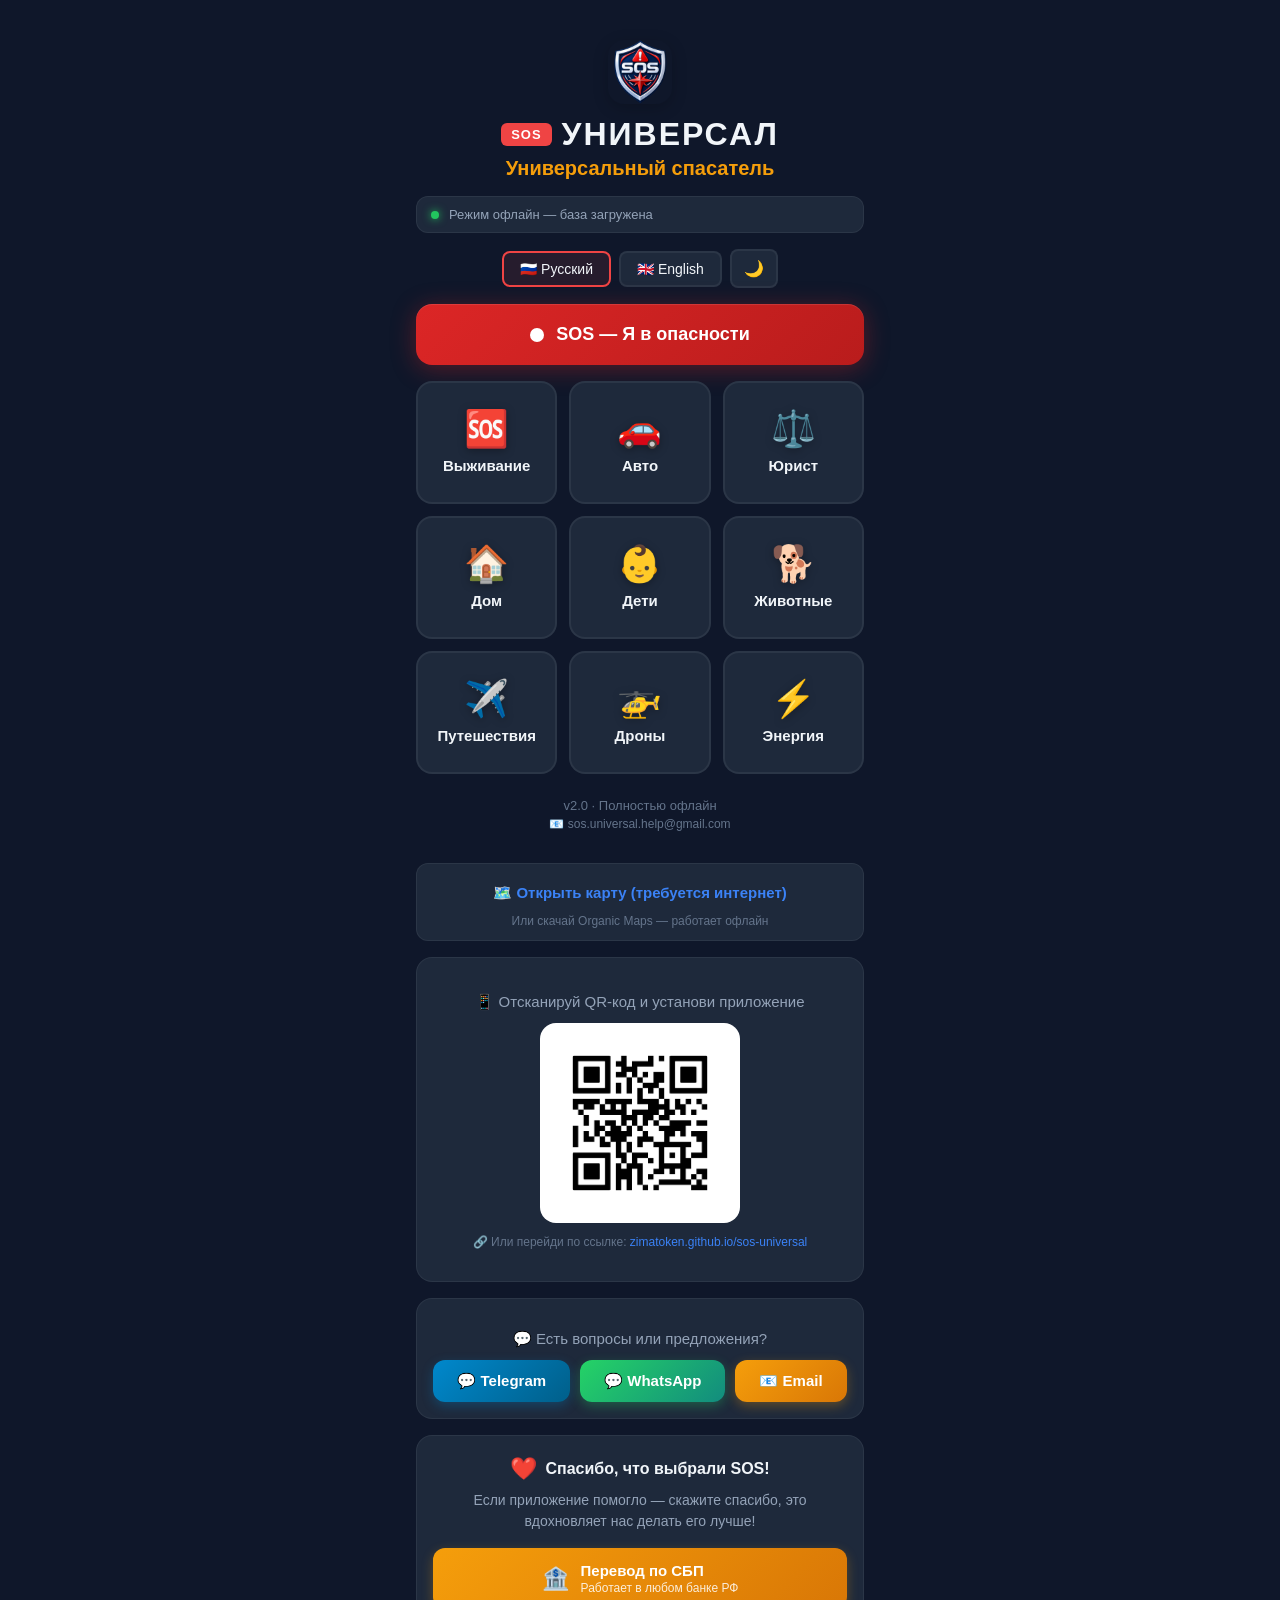
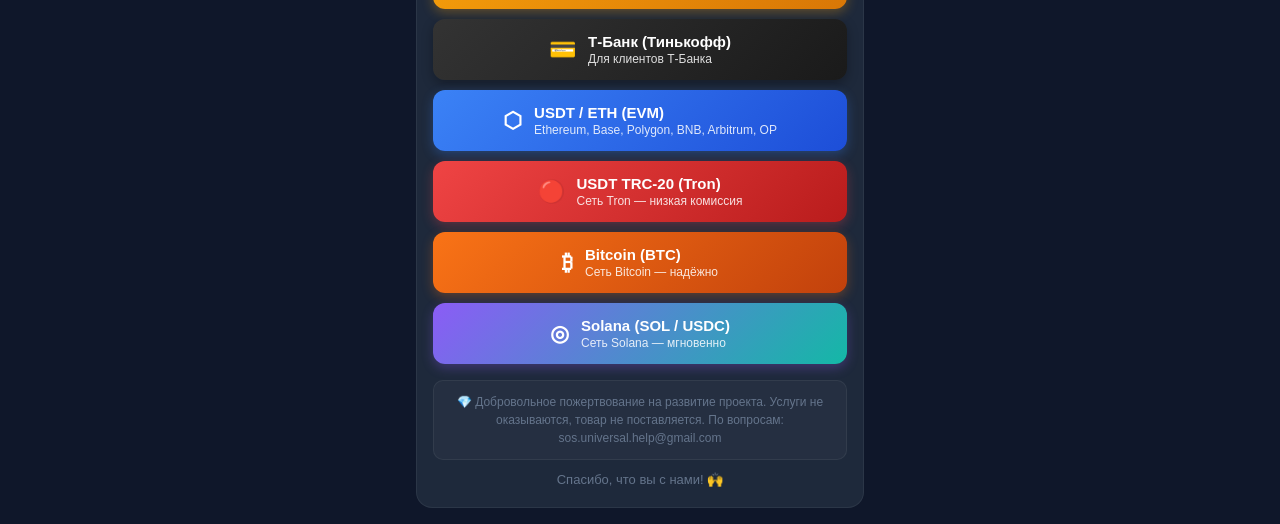
<file: index.html>
﻿<!DOCTYPE html>
<html lang="ru">
<head>
  <meta charset="UTF-8">
  <meta name="viewport" content="width=device-width, initial-scale=1.0">
  <meta name="theme-color" content="#0f172a">
  <meta name="apple-mobile-web-app-capable" content="yes">
  <meta name="apple-mobile-web-app-status-bar-style" content="black-translucent">
  <title>SOS UNIVERSAL — Супер-приложение для любых ситуаций</title>

  <meta name="apple-mobile-web-app-title" content="SOS UNIVERSAL">

  <link rel="manifest" href="./manifest.json">
  <link rel="apple-touch-icon" href="./assets/icons/icon-192.png">
  <link rel="stylesheet" href="./css/styles.css">

<base target="_blank">
</head>
<body>

  <div class="app">
    <!-- ЭКРАН 1: Главная (выбор модуля) -->
    <div class="screen active" id="screen-home">
      <div class="header">
        <img src="./assets/icons/icon-192.png" alt="SOS UNIVERSAL" class="app-logo" onerror="this.style.display='none'">
        <h1><span class="sos-badge">SOS</span> <span style="font-size:32px; letter-spacing:2px;" data-i18n="app_title">УНИВЕРСАЛ</span></h1>
        <p style="font-size:20px; font-weight:700; color:var(--accent2); margin:4px 0 0;" data-i18n="app_subtitle">Универсальный спасатель</p>
      </div>

      <div class="status-bar">
        <div class="dot"></div>
        <span data-i18n="status_online">Режим офлайн — база загружена</span>
      </div>

      <!-- Переключатель языка + тема -->
      <div class="lang-switcher">
        <button class="lang-btn active" data-lang="ru" onclick="setLanguage('ru')">
          🇷🇺 Русский
        </button>
        <button class="lang-btn" data-lang="en" onclick="setLanguage('en')">
          🇬🇧 English
        </button>
        <button class="theme-btn" onclick="toggleTheme()" id="themeToggle" aria-label="Переключить тему">🌙</button>
      </div>

      <!-- КНОПКА SOS -->
      <button class="sos-btn" onclick="openSOSFromHome()">
        <div class="pulse"></div>
        <span data-i18n="sos_button">SOS — Я в опасности</span>
      </button>

      <!-- Сетка 3×3 — 9 модулей (ссылки, не кнопки) -->
      <div class="grid">
        <a href="./modules/survival/index.html" class="mod-btn survival">
          <span class="icon">🆘</span>
          <span class="label" data-i18n="mod_survival">Выживание</span>
        </a>
        <a href="./modules/auto/index.html" class="mod-btn auto">
          <span class="icon">🚗</span>
          <span class="label" data-i18n="mod_auto">Авто</span>
        </a>
        <a href="./modules/lawyer/index.html" class="mod-btn lawyer">
          <span class="icon">⚖️</span>
          <span class="label" data-i18n="mod_lawyer">Юрист</span>
        </a>
        <a href="./modules/home/index.html" class="mod-btn home">
          <span class="icon">🏠</span>
          <span class="label" data-i18n="mod_home">Дом</span>
        </a>
        <a href="./modules/children/index.html" class="mod-btn kids">
          <span class="icon">👶</span>
          <span class="label" data-i18n="mod_kids">Дети</span>
        </a>
        <a href="./modules/pets/index.html" class="mod-btn animals">
          <span class="icon">🐕</span>
          <span class="label" data-i18n="mod_animals">Животные</span>
        </a>
        <a href="./modules/travel/index.html" class="mod-btn travel">
          <span class="icon">✈️</span>
          <span class="label" data-i18n="mod_travel">Путешествия</span>
        </a>
        <a href="./modules/drone/index.html" class="mod-btn drone">
          <span class="icon">🚁</span>
          <span class="label" data-i18n="mod_drone">Дроны</span>
        </a>
        <a href="./modules/energy/index.html" class="mod-btn energy">
          <span class="icon">⚡</span>
          <span class="label" data-i18n="mod_energy">Энергия</span>
        </a>
      </div>

      <!-- ФУТЕР -->
      <div class="footer">
        <span data-i18n="footer_text">v2.0 · Полностью офлайн</span>
        <span style="display:block; margin-top:4px; font-size:12px; color:var(--text3);">
          📧 <a href="mailto:sos.universal.help@gmail.com" style="color:var(--text3); text-decoration:none;" data-i18n="footer_email">sos.universal.help@gmail.com</a>
        </span>
      </div>

      <!-- Карта -->
      <div class="map-link-block">
        <a href="https://www.openstreetmap.org/" target="_blank" class="map-link" data-i18n="map_link">
          🗺️ Открыть карту (требуется интернет)
        </a>
        <span class="map-hint" data-i18n="map_hint">Или скачай Organic Maps — работает офлайн</span>
      </div>

      <!-- ========================================== -->
      <!-- QR-КОД ДЛЯ БЫСТРОЙ УСТАНОВКИ -->
      <!-- ========================================== -->
      <div class="qr-block">
        <p class="qr-title">📱 Отсканируй QR-код и установи приложение</p>
        <div class="qr-wrap">
          <img src="./assets/images/qr-code.png" 
               alt="QR-код для установки SOS UNIVERSAL" 
               id="qrImage"
               onerror="this.parentElement.innerHTML='<p style=\'color:#333;font-size:14px;\'>QR-код скоро появится</p>'">
        </div>
        <p class="qr-link">
          🔗 Или перейди по ссылке: 
          <a href="https://zimatoken.github.io/sos-universal/" target="_blank">
             zimatoken.github.io/sos-universal
          </a>
        </p>
      </div>

      <!-- ========================================== -->
      <!-- БЛОК ОБРАТНОЙ СВЯЗИ — НОВЫЙ! -->
      <!-- ========================================== -->
      <div class="feedback-block">
        <p class="feedback-title">💬 Есть вопросы или предложения?</p>
        <div class="feedback-buttons">
          <a href="https://t.me/sos_universal_help" 
             target="_blank" 
             rel="noopener noreferrer"
             class="feedback-btn feedback-telegram">
            💬 Telegram
          </a>
          <a href="https://wa.me/79639424331" 
             target="_blank" 
             rel="noopener noreferrer"
             class="feedback-btn feedback-whatsapp">
            💬 WhatsApp
          </a>
          <a href="mailto:sos.universal.help@gmail.com" 
             class="feedback-btn feedback-email">
            📧 Email
          </a>
        </div>
      </div>

      <!-- БЛОК ПОДДЕРЖКИ v2.2 — 6 способов -->
      <div class="support-block" id="supportBlock">
        <div class="support-header">
          <span class="support-heart">❤️</span>
          <span class="support-title" data-i18n="support_title">Спасибо, что выбрали SOS UNIVERSAL!</span>
        </div>

        <p class="support-desc" data-i18n="support_desc">
          Если приложение помогло — скажите спасибо. Это вдохновляет нас делать его лучше.
        </p>

        <div class="support-methods">

          <!-- СБП -->
          <button class="support-btn sbp" onclick="window.copySBP ? copySBP() : copyToClipboard('+79639424331', 'Номер скопирован')" title="Скопировать реквизиты СБП">
            <span class="btn-icon">🏦</span>
            <span class="btn-text">
              <span class="btn-label" data-i18n="support_sbp">Перевод по СБП</span>
              <span class="btn-hint" data-i18n="support_sbp_hint">Работает в любом банке РФ</span>
            </span>
          </button>

          <!-- Т-Банк -->
          <a href="https://www.tinkoff.ru/rm/zima.token1/5z4YV31214" 
             target="_blank" 
             rel="noopener noreferrer nofollow"
             class="support-btn tinkoff"
             onclick="window.trackSupport ? trackSupport('tinkoff') : console.log('[Support] tinkoff')"
             title="Открыть в Т-Банке">
            <span class="btn-icon">💳</span>
            <span class="btn-text">
              <span class="btn-label" data-i18n="support_tinkoff">Т-Банк (Тинькофф)</span>
              <span class="btn-hint" data-i18n="support_tinkoff_hint">Для клиентов Т-Банка</span>
            </span>
          </a>

          <!-- EVM -->
          <button class="support-btn evm" onclick="window.copyCrypto ? copyCrypto('evm') : copyToClipboard('0x428B1872339a628213d8560C1C2aB26146499dcA', 'EVM-адрес скопирован')" title="Скопировать EVM-адрес">
            <span class="btn-icon">⬡</span>
            <span class="btn-text">
              <span class="btn-label" data-i18n="support_evm">USDT / ETH (EVM)</span>
              <span class="btn-hint" data-i18n="support_evm_hint">Ethereum, Base, Polygon, BNB, Arbitrum, OP</span>
            </span>
          </button>

          <!-- Tron -->
          <button class="support-btn tron" onclick="window.copyCrypto ? copyCrypto('tron') : copyToClipboard('TYBCg6Ev5uPjAopKxhritoqSuDwVHV5LbT', 'Tron-адрес скопирован')" title="Скопировать Tron-адрес">
            <span class="btn-icon">🔴</span>
            <span class="btn-text">
              <span class="btn-label" data-i18n="support_tron">USDT TRC-20 (Tron)</span>
              <span class="btn-hint" data-i18n="support_tron_hint">Сеть Tron — низкая комиссия</span>
            </span>
          </button>

          <!-- Bitcoin -->
          <button class="support-btn bitcoin" onclick="window.copyCrypto ? copyCrypto('bitcoin') : copyToClipboard('bc1qw0lfv4hwvzk9qhax2xp0n4jm94lce4mkn8pwjl', 'Bitcoin-адрес скопирован')" title="Скопировать Bitcoin-адрес">
            <span class="btn-icon">₿</span>
            <span class="btn-text">
              <span class="btn-label" data-i18n="support_bitcoin">Bitcoin (BTC)</span>
              <span class="btn-hint" data-i18n="support_bitcoin_hint">Сеть Bitcoin — надёжно</span>
            </span>
          </button>

          <!-- Solana -->
          <button class="support-btn solana" onclick="window.copyCrypto ? copyCrypto('solana') : copyToClipboard('4rPx8Vtk5dcBe8CpCb9ZgaGf9HwW9cf5FesuspijLfCj', 'Solana-адрес скопирован')" title="Скопировать Solana-адрес">
            <span class="btn-icon">◎</span>
            <span class="btn-text">
              <span class="btn-label" data-i18n="support_solana">Solana (SOL / USDC)</span>
              <span class="btn-hint" data-i18n="support_solana_hint">Сеть Solana — мгновенно</span>
            </span>
          </button>

        </div>

        <!-- support-legal: plain text, без вложенных тегов — textContent безопасен -->
        <div class="support-legal" data-i18n="support_legal">
          💎 Добровольное пожертвование на развитие проекта. Услуги не оказываются, товар не поставляется. По вопросам: sos.universal.help@gmail.com
        </div>

        <div class="support-footer">
          <span data-i18n="support_footer">Спасибо, что вы с нами! 🙌</span>
        </div>
      </div>
    </div>
  </div>

  <div class="toast" id="toast"></div>

  <!-- ========================================== -->
  <!-- ПРАВИЛЬНЫЙ ПОРЯДОК ЗАГРУЗКИ СКРИПТОВ v5.0 -->
  <!-- ========================================== -->

  <!-- 1. ЛОКАЛИЗАЦИЯ (СНАЧАЛА!) -->
  <script src="./core/locales.js"></script>

  <!-- 2. ТЕМА -->
  <script src="./core/theme.js"></script>

  <!-- 3. ИНИЦИАЛИЗАЦИЯ ЯЗЫКА -->
  <script>
    window.currentLang = localStorage.getItem('language') || 'ru';
    console.log('🌍 Текущий язык инициализирован:', window.currentLang);
  </script>

  <!-- 4. ПРИЛОЖЕНИЕ (ДЛЯ SOS И Т.Д.) -->
  <script src="./core/app.js"></script>

  <script>
    // ==========================================
    // ГЛОБАЛЬНЫЕ ФУНКЦИИ (ТОЛЬКО ТЕ, ЧТО НЕ В APP.JS)
    // ==========================================

    function setLanguage(lang) {
      document.querySelectorAll('.lang-btn').forEach(btn => {
        btn.classList.toggle('active', btn.dataset.lang === lang);
      });
      localStorage.setItem('language', lang);

      if (typeof window.currentLang !== 'undefined') {
        window.currentLang = lang;
      }

      updateTranslations(lang);
      // ❌ УДАЛЕНО: refreshDataRegistry() — нет в v5.0
    }

    /**
     * Обновляет текст элементов с data-i18n.
     * Использует textContent — безопасно, т.к. в locales.js нет HTML-тегов,
     * а в HTML элементы с data-i18n не содержат вложенных тегов (кроме footer_email,
     * где <a data-i18n="footer_email"> — textContent заменит текст внутри ссылки,
     * сама ссылка сохранится).
     */
    function updateTranslations(lang) {
      const texts = typeof LOCALES !== 'undefined' ? (LOCALES[lang] || LOCALES.ru) : {};
      document.querySelectorAll('[data-i18n]').forEach(el => {
        const key = el.dataset.i18n;
        if (texts[key]) {
          el.textContent = texts[key];
        }
      });
    }

    // ✅ ФУНКЦИЯ ДЛЯ SOS С ГЛАВНОЙ
    function openSOSFromHome() {
      localStorage.setItem('sos_auto_open', '1');
      window.location.href = './modules/survival/index.html';
    }

    // ✅ FALLBACK-ФУНКЦИЯ КОПИРОВАНИЯ (ЕСЛИ APP.JS НЕ ЗАГРУЗИЛСЯ)
    function copyToClipboard(text, msg) {
      if (navigator.clipboard && navigator.clipboard.writeText) {
        navigator.clipboard.writeText(text).then(() => {
          if (typeof showToast === 'function') showToast(msg);
          else alert(msg);
        }).catch(() => {
          fallbackCopy(text, msg);
        });
      } else {
        fallbackCopy(text, msg);
      }
    }

    function fallbackCopy(text, msg) {
      const ta = document.createElement('textarea');
      ta.value = text;
      ta.style.position = 'fixed';
      ta.style.opacity = '0';
      document.body.appendChild(ta);
      ta.select();
      try {
        document.execCommand('copy');
        if (typeof showToast === 'function') showToast(msg);
        else alert(msg);
      } catch (e) {
        if (typeof showToast === 'function') showToast('Реквизиты: ' + text);
        else alert('Реквизиты: ' + text);
      }
      document.body.removeChild(ta);
    }

    // ==========================================
    // 🔄 АВТОМАТИЧЕСКОЕ ОБНОВЛЕНИЕ PWA
    // ==========================================

    let swUpdateAvailable = false;

    if ('serviceWorker' in navigator) {
      navigator.serviceWorker.register('./sw.js')
        .then(reg => {
          console.log('✅ SW registered:', reg.scope);

          // Проверка обновлений каждые 60 минут
          setInterval(() => {
            reg.update().then(() => {
              console.log('🔄 SW check for updates');
            }).catch(err => {
              console.warn('⚠️ SW update check failed:', err);
            });
          }, 60 * 60 * 1000);

          reg.addEventListener('updatefound', () => {
            const newSW = reg.installing;
            console.log('🔄 New SW found, installing...');

            newSW.addEventListener('statechange', () => {
              if (newSW.state === 'installed' && navigator.serviceWorker.controller) {
                swUpdateAvailable = true;
                if (typeof showToast === 'function') {
                  showToast('🔄 Доступна новая версия! Перезагрузите страницу.');
                }
                console.log('🔄 Update available! Please refresh.');
              }
            });
          });
        })
        .catch(err => console.error('❌ SW registration failed:', err));

      navigator.serviceWorker.addEventListener('controllerchange', () => {
        console.log('🔄 Service Worker обновлён!');
        if (typeof showToast === 'function') {
          showToast('✅ Приложение обновлено! Перезагрузите страницу.');
        }
      });
    }

    // ==========================================
    // ИНИЦИАЛИЗАЦИЯ
    // ==========================================

    document.addEventListener('DOMContentLoaded', function() {
      // 1. Авто-открытие SOS при переходе с главной
      if (localStorage.getItem('sos_auto_open') === '1') {
        localStorage.removeItem('sos_auto_open');
        setTimeout(() => {
          if (typeof showSOS === 'function') showSOS();
        }, 400);
      }

      // 2. Тема (до языка — меньше перерисовок)
      if (typeof loadTheme === 'function') {
        loadTheme();
      }

      // 3. Язык
      const savedLang = localStorage.getItem('language') || 'ru';
      setLanguage(savedLang);

      // 4. Проверка обновлений SW при загрузке
      if ('serviceWorker' in navigator) {
        navigator.serviceWorker.ready.then(registration => {
          registration.update().then(() => {
            console.log('🔄 SW update check on page load');
          }).catch(err => {
            console.warn('⚠️ SW update check failed:', err);
          });
        });
      }
    });
  </script>
</body>
</html>
</file>
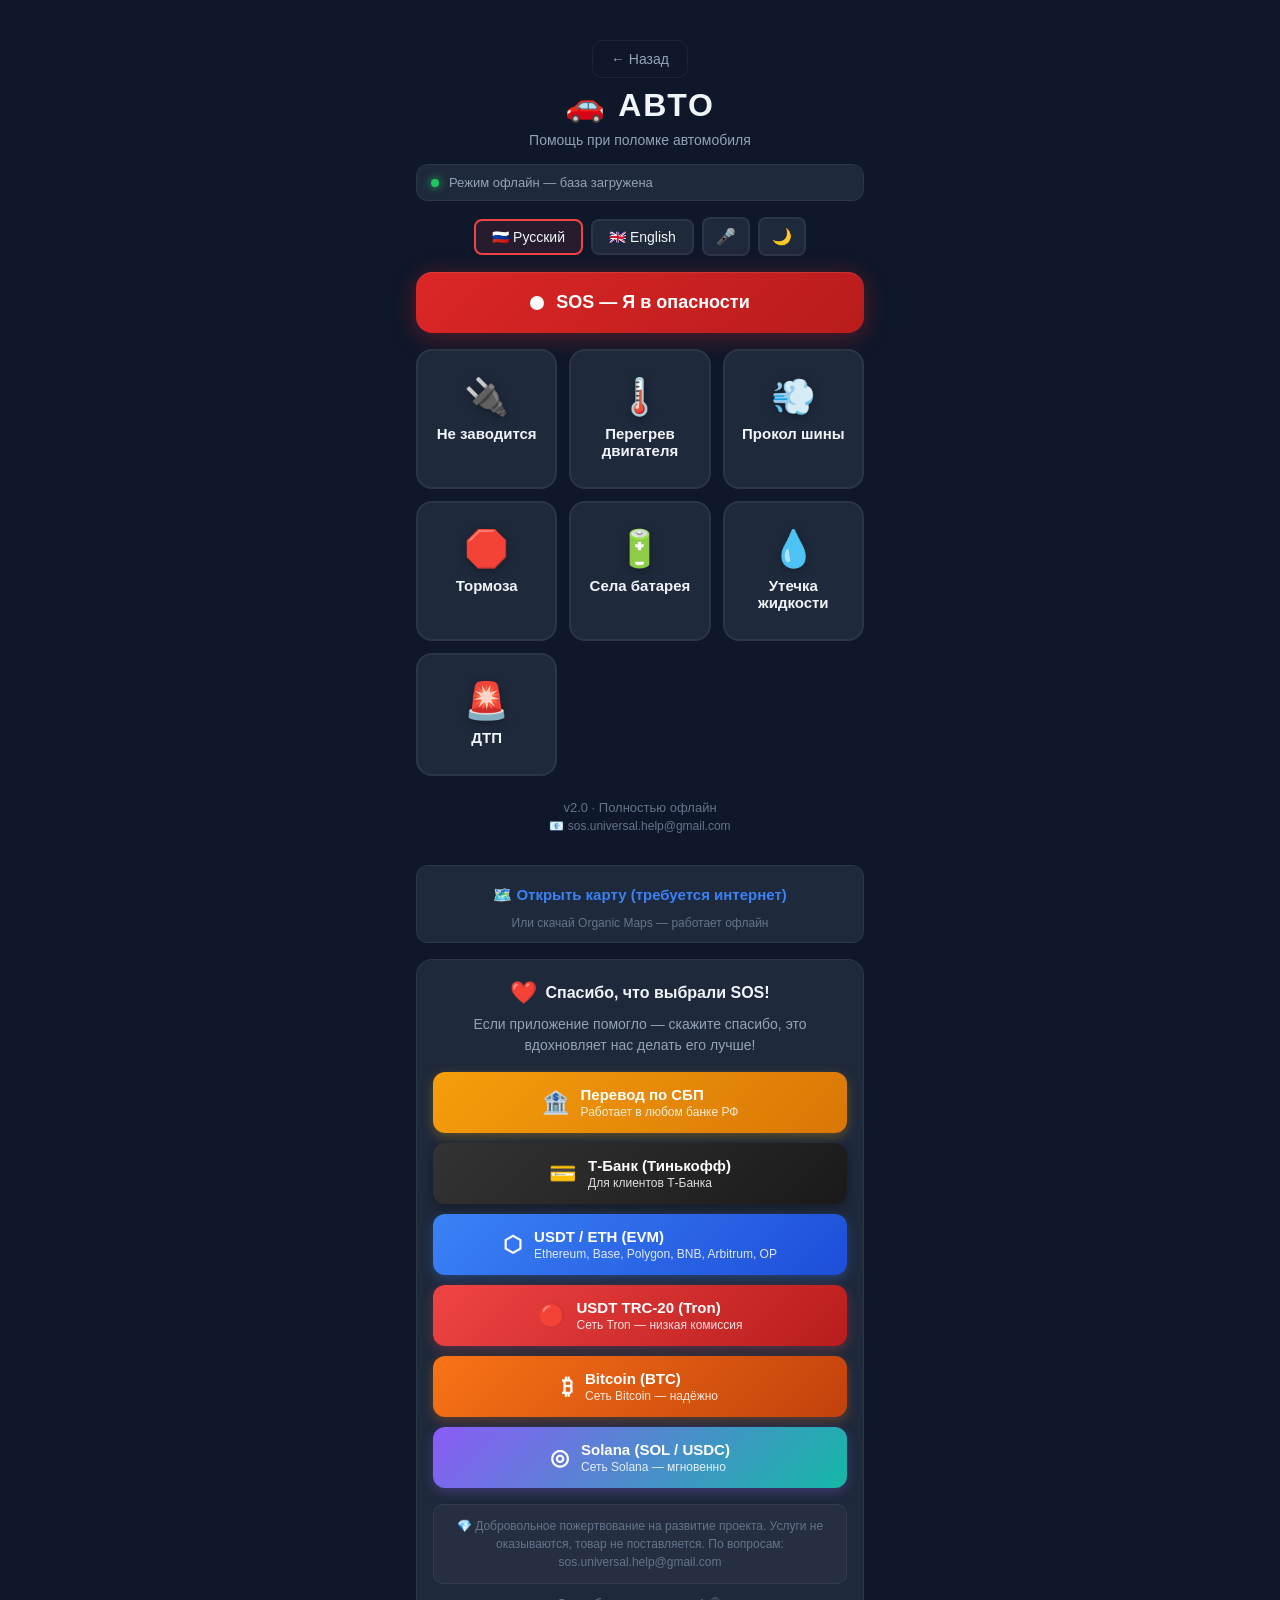
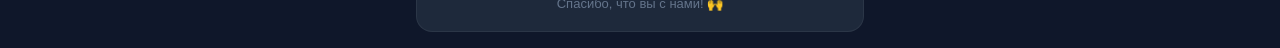
<file: modules/auto/index.html>
﻿<!DOCTYPE html>
<html lang="ru">
<head>
  <meta charset="UTF-8">
  <meta name="viewport" content="width=device-width, initial-scale=1.0, maximum-scale=1.0, user-scalable=no">
  <meta name="theme-color" content="#2563eb">
  <meta name="apple-mobile-web-app-capable" content="yes">
  <meta name="apple-mobile-web-app-status-bar-style" content="black-translucent">
  <title>SOS AUTO — Помощь при поломке автомобиля</title>
  
  <meta name="apple-mobile-web-app-title" content="SOS AUTO">
  
  <link rel="manifest" href="../../manifest.json">
  <link rel="apple-touch-icon" href="../../assets/icons/icon-192.png">
  <link rel="stylesheet" href="../../css/styles.css">
  <link rel="stylesheet" href="../../css/modules/auto.css">
</head>
<body data-module="auto">

  <div class="app">
    <!-- ЭКРАН 1: Главная (категории) -->
    <div class="screen active" id="screen-home">
      <!-- HEADER with back button -->
      <div class="header">
        <button class="back-btn home-back-btn" onclick="goBack()" data-i18n="back">← Назад</button>
        <h1 style="font-size:32px; letter-spacing:2px;">
          <span data-i18n="app_title_auto">🚗 AUTO</span>
        </h1>
        <p data-i18n="app_subtitle_auto">Помощь при поломке автомобиля</p>
      </div> 
      
      <div class="status-bar">
        <div class="dot"></div>
        <span data-i18n="status_online">Режим офлайн — база загружена</span>
      </div>

      <!-- Переключатель языка + тема + микрофон -->
      <div class="lang-switcher">
        <button class="lang-btn active" data-lang="ru" onclick="setLanguage('ru')">
          🇷🇺 Русский
        </button>
        <button class="lang-btn" data-lang="en" onclick="setLanguage('en')">
          🇬🇧 English
        </button>
        <button class="mic-btn" onclick="startVoiceInput()" title="Голосовой ввод">
          🎤
        </button>
        <button class="theme-btn" onclick="toggleTheme()" id="themeToggle">🌙</button>
      </div>

      <button class="sos-btn" onclick="showSOS()">
        <div class="pulse"></div>
        <span data-i18n="sos_button">SOS — Я в опасности</span>
      </button>

      <!-- Сетка 2×4 — 7 категорий проблем -->
      <div class="grid">
        <button class="cat-btn wont_start" onclick="startFlow('wont_start')">
          <span class="icon">🔌</span>
          <span class="label" data-i18n="cat_wont_start">Не заводится</span>
        </button>
        <button class="cat-btn overheating" onclick="startFlow('overheating')">
          <span class="icon">🌡️</span>
          <span class="label" data-i18n="cat_overheating">Перегрев</span>
        </button>
        <button class="cat-btn flat_tire" onclick="startFlow('flat_tire')">
          <span class="icon">💨</span>
          <span class="label" data-i18n="cat_flat_tire">Прокол шины</span>
        </button>
        <button class="cat-btn brakes" onclick="startFlow('brakes')">
          <span class="icon">🛑</span>
          <span class="label" data-i18n="cat_brakes">Проблемы с тормозами</span>
        </button>
        <button class="cat-btn battery" onclick="startFlow('battery')">
          <span class="icon">🔋</span>
          <span class="label" data-i18n="cat_battery">Села батарея</span>
        </button>
        <button class="cat-btn leak" onclick="startFlow('leak')">
          <span class="icon">💧</span>
          <span class="label" data-i18n="cat_leak">Утечка жидкости</span>
        </button>
        <button class="cat-btn dtp" onclick="startFlow('dtp')">
          <span class="icon">🚨</span>
          <span class="label" data-i18n="cat_dtp">ДТП / Авария</span>
        </button>
      </div>

      <!-- ФУТЕР -->
      <div class="footer">
        <span data-i18n="footer_text">v2.0 · Полностью офлайн</span>
        <span style="display:block; margin-top:4px; font-size:12px; color:var(--text3);">
          📧 <a href="mailto:sos.universal.help@gmail.com" style="color:var(--text3); text-decoration:none;" data-i18n="footer_email">sos.universal.help@gmail.com</a>
        </span>
      </div>

      <!-- Карта -->
      <div class="map-link-block">
        <a href="https://www.openstreetmap.org/" target="_blank" class="map-link" data-i18n="map_link">
          🗺️ Открыть карту (требуется интернет)
        </a>
        <span class="map-hint" data-i18n="map_hint">Или скачай Organic Maps — работает офлайн</span>
      </div>

      <!-- БЛОК ПОДДЕРЖКИ v2.2 — 6 способов -->
      <div class="support-block" id="supportBlock">
        <div class="support-header">
          <span class="support-heart">❤️</span>
          <span class="support-title" data-i18n="support_title">Спасибо, что выбрали SOS AUTO!</span>
        </div>

        <p class="support-desc" data-i18n="support_desc">
          Если приложение помогло — скажите спасибо. Это вдохновляет нас делать его лучше.
        </p>

        <div class="support-methods">

          <!-- СБП -->
          <button class="support-btn sbp" onclick="window.copySBP ? copySBP() : copyToClipboard('+79639424331', '📋 Номер скопирован')" title="Скопировать реквизиты СБП">
            <span class="btn-icon">🏦</span>
            <span class="btn-text">
              <span class="btn-label" data-i18n="support_sbp">Перевод по СБП</span>
              <span class="btn-hint" data-i18n="support_sbp_hint">Работает в любом банке РФ</span>
            </span>
          </button>

          <!-- Т-Банк -->
          <a href="https://www.tinkoff.ru/rm/zima.token1/5z4YV31214" 
             target="_blank" 
             rel="noopener noreferrer nofollow"
             class="support-btn tinkoff"
             onclick="window.trackSupport ? trackSupport('tinkoff') : console.log('[Support] tinkoff')"
             title="Открыть в Т-Банке">
            <span class="btn-icon">💳</span>
            <span class="btn-text">
              <span class="btn-label" data-i18n="support_tinkoff">Т-Банк (Тинькофф)</span>
              <span class="btn-hint" data-i18n="support_tinkoff_hint">Для клиентов Т-Банка</span>
            </span>
          </a>

          <!-- EVM -->
          <button class="support-btn evm" onclick="window.copyCrypto ? copyCrypto('evm') : copyToClipboard('0x428B1872339a628213d8560C1C2aB26146499dcA', '📋 EVM-адрес скопирован')" title="Скопировать EVM-адрес">
            <span class="btn-icon">⬡</span>
            <span class="btn-text">
              <span class="btn-label" data-i18n="support_evm">USDT / ETH (EVM)</span>
              <span class="btn-hint" data-i18n="support_evm_hint">Ethereum, Base, Polygon, BNB, Arbitrum, OP</span>
            </span>
          </button>

          <!-- Tron -->
          <button class="support-btn tron" onclick="window.copyCrypto ? copyCrypto('tron') : copyToClipboard('TYBCg6Ev5uPjAopKxhritoqSuDwVHV5LbT', '📋 Tron-адрес скопирован')" title="Скопировать Tron-адрес">
            <span class="btn-icon">🔴</span>
            <span class="btn-text">
              <span class="btn-label" data-i18n="support_tron">USDT TRC-20 (Tron)</span>
              <span class="btn-hint" data-i18n="support_tron_hint">Сеть Tron — низкая комиссия</span>
            </span>
          </button>

          <!-- Bitcoin -->
          <button class="support-btn bitcoin" onclick="window.copyCrypto ? copyCrypto('bitcoin') : copyToClipboard('bc1qw0lfv4hwvzk9qhax2xp0n4jm94lce4mkn8pwjl', '📋 Bitcoin-адрес скопирован')" title="Скопировать Bitcoin-адрес">
            <span class="btn-icon">₿</span>
            <span class="btn-text">
              <span class="btn-label" data-i18n="support_bitcoin">Bitcoin (BTC)</span>
              <span class="btn-hint" data-i18n="support_bitcoin_hint">Сеть Bitcoin — надёжно</span>
            </span>
          </button>

          <!-- Solana -->
          <button class="support-btn solana" onclick="window.copyCrypto ? copyCrypto('solana') : copyToClipboard('4rPx8Vtk5dcBe8CpCb9ZgaGf9HwW9cf5FesuspijLfCj', '📋 Solana-адрес скопирован')" title="Скопировать Solana-адрес">
            <span class="btn-icon">◎</span>
            <span class="btn-text">
              <span class="btn-label" data-i18n="support_solana">Solana (SOL / USDC)</span>
              <span class="btn-hint" data-i18n="support_solana_hint">Сеть Solana — мгновенно</span>
            </span>
          </button>

        </div>

        <div class="support-legal" data-i18n="support_legal">
          💎 Добровольное пожертвование на развитие проекта. Услуги не оказываются, товар не поставляется. 
          По вопросам: <a href="mailto:sos.universal.help@gmail.com">sos.universal.help@gmail.com</a>
        </div>

        <div class="support-footer">
          <span data-i18n="support_footer">Спасибо, что вы с нами! 🙌</span>
        </div>
      </div>
    </div>

    <!-- ЭКРАН ВОПРОСОВ -->
    <div class="screen" id="screen-questions">
      <button class="back-btn" onclick="goHome()" data-i18n="back">← Назад</button>
      <div class="progress-bar">
        <div class="progress-fill" id="progress"></div>
      </div>
      <div id="question-container"></div>
      <button class="next-btn" id="next-btn" onclick="nextQuestion()" disabled data-i18n="next">Далее</button>
    </div>

    <!-- ЭКРАН РЕЗУЛЬТАТОВ -->
    <div class="screen" id="screen-results">
      <button class="back-btn" onclick="goHome()" data-i18n="back_home">← На главную</button>
      <div class="results-header">
        <div class="results-icon" id="result-icon">🚗</div>
        <h2 id="result-title">Результаты</h2>
        <p id="result-subtitle">Под вашу ситуацию</p>
      </div>
      <div id="results-container"></div>
      <button class="restart-btn" onclick="goHome()" data-i18n="restart">
        🔄 Новый запрос
      </button>
    </div>

    <!-- ЭКРАН SOS -->
    <div class="screen" id="screen-sos">
      <button class="back-btn" onclick="goHome()" data-i18n="back">← Назад</button>
      <div class="sos-card">
        <div class="sos-header">
          <div class="sos-icon">🚨</div>
          <h2 data-i18n="sos_title">Режим SOS</h2>
        </div>
        <p class="sos-desc" data-i18n="sos_desc">Ваши координаты сохранены. При появлении сигнала будет отправлено сообщение экстренным контактам.</p>
        <div class="gps-block">
          <div class="gps-label" data-i18n="sos_gps">📍 GPS-координаты (кэш)</div>
          <div class="gps-coords" id="gps-coords" data-i18n="sos_gps_detecting">Определение...</div>
          <div class="gps-time" id="gps-time">Обновлено: --:--</div>
        </div>
        <div class="contact-block">
          <div class="contact-title" data-i18n="sos_contact_title">📱 Экстренный контакт</div>
          <div class="contact-field">
            <label for="sos-phone" data-i18n="sos_phone_label">Телефон близкого человека *</label>
            <input type="tel" id="sos-phone" placeholder="+7 999 123 45 67" class="contact-input">
          </div>
          <div class="contact-field">
            <label for="sos-name" data-i18n="sos_name_label">Имя близкого человека (опционально)</label>
            <input type="text" id="sos-name" placeholder="Иван" class="contact-input">
          </div>
        </div>
        <button class="send-sos-btn" onclick="sendSOS()" data-i18n="sos_send_btn">
          🆘 ОТПРАВИТЬ SOS
        </button>
        <div class="signals-block">
          <div class="signals-title" data-i18n="sos_signals">📡 Сигналы для спасателей</div>
          <div class="signal-item" onclick="toggleSignal(this)">
            <div class="signal-check"></div>
            <span data-i18n="sos_signal_1">3 огня в треугольнике (международный сигнал бедствия)</span>
          </div>
          <div class="signal-item" onclick="toggleSignal(this)">
            <div class="signal-check"></div>
            <span data-i18n="sos_signal_2">Зеркало / блестящий предмет — отражать солнце</span>
          </div>
          <div class="signal-item" onclick="toggleSignal(this)">
            <div class="signal-check"></div>
            <span data-i18n="sos_signal_3">Громкие звуки — 3 удара, пауза, 3 удара</span>
          </div>
          <div class="signal-item" onclick="toggleSignal(this)">
            <div class="signal-check"></div>
            <span data-i18n="sos_signal_4">Буквы SOS на открытой местности (камни, ветки)</span>
          </div>
        </div>
        <button class="flashlight-btn" onclick="toggleFlashlight()" data-i18n="sos_flashlight">
          🔦 Фонарик (SOS-мигание)
        </button>
        <div class="psychology-block">
          <div class="psychology-title">🧠 Психология выживания</div>
          <div class="psychology-item">
            <span class="psychology-icon">🫁</span>
            <span data-i18n="psychology_breath">Дыши: 4 сек вдох, 4 пауза, 4 выдох</span>
          </div>
          <div class="psychology-item">
            <span class="psychology-icon">📝</span>
            <span data-i18n="psychology_plan">Планируй: разбей день на отрезки</span>
          </div>
          <div class="psychology-item">
            <span class="psychology-icon">🗣️</span>
            <span data-i18n="psychology_talk">Говори с собой вслух — это успокаивает</span>
          </div>
          <div class="psychology-item">
            <span class="psychology-icon">🎯</span>
            <span data-i18n="psychology_goals">Ставь маленькие цели: "собрать дрова на 2 часа"</span>
          </div>
        </div>
      </div>
    </div>

    <!-- ЭКРАН ДЕТАЛЕЙ -->
    <div class="screen" id="screen-detail">
      <button class="back-btn" onclick="showResultsBack()" data-i18n="back_results">← Назад к результатам</button>
      <div id="detail-container"></div>
    </div>
  </div>

  <div class="toast" id="toast"></div>

  <!-- ========================================== -->
  <!-- ПРАВИЛЬНЫЙ ПОРЯДОК ЗАГРУЗКИ СКРИПТОВ v4.0 -->
  <!-- ========================================== -->

  <!-- 1. ЛОКАЛИЗАЦИЯ (СНАЧАЛА!) -->
  <script src="../../core/locales.js"></script>

  <!-- 2. РЕЕСТР — ОБЯЗАТЕЛЬНО ПЕРЕД ДАННЫМИ! -->
  <script src="../../core/registry.js"></script>

  <!-- 3. ТЕМА И ГОЛОС -->
  <script src="../../core/theme.js"></script>
  <script src="../../core/voice.js"></script>

  <!-- 4. РУССКИЕ ДАННЫЕ (AUTO) -->
  <script src="data/wont_start.js"></script>
  <script src="data/overheating.js"></script>
  <script src="data/flat_tire.js"></script>
  <script src="data/brakes.js"></script>
  <script src="data/battery.js"></script>
  <script src="data/leak.js"></script>
  <script src="data/dtp.js"></script>

  <!-- 5. АНГЛИЙСКИЕ ДАННЫЕ (AUTO) -->
  <script src="data/en/wont_start-en.js"></script>
  <script src="data/en/overheating-en.js"></script>
  <script src="data/en/flat_tire-en.js"></script>
  <script src="data/en/brakes-en.js"></script>
  <script src="data/en/battery-en.js"></script>
  <script src="data/en/leak-en.js"></script>
  <script src="data/en/dtp-en.js"></script>

  <!-- 6. ИНИЦИАЛИЗАЦИЯ ЯЗЫКА (ПЕРЕД ДВИЖКОМ!) -->
  <script>
    window.currentLang = localStorage.getItem('language') || 'ru';
    console.log('🌍 Текущий язык инициализирован:', window.currentLang);
  </script>

  <!-- 7. ДВИЖОК (ПОСЛЕ ВСЕХ ДАННЫХ!) -->
  <script src="../../core/engine.js"></script>

  <!-- 8. ПРИЛОЖЕНИЕ (ПОСЛЕДНИМ!) -->
  <script src="../../core/app.js"></script>

  <script>
    // ==========================================
    // ГЛОБАЛЬНЫЕ ФУНКЦИИ ДЛЯ SOS UNIVERSAL
    // (ТОЛЬКО ТЕ, ЧТО НЕ В APP.JS)
    // ==========================================

    // Функция возврата на главный экран (главная страница)
    function goBack() {
      window.location.href = '../../index.html';
    }

    // Функция переключения языка
    function setLanguage(lang) {
      const savedLang = localStorage.getItem('language') || 'ru';
      
      // Если язык изменился - перезагружаем страницу для корректной загрузки данных
      if (savedLang !== lang) {
        localStorage.setItem('language', lang);
        location.reload();
        return;
      }
      
      document.querySelectorAll('.lang-btn').forEach(btn => {
        btn.classList.toggle('active', btn.dataset.lang === lang);
      });
      
      // Обновляем текущий язык в движке
      if (typeof window.currentLang !== 'undefined') {
        window.currentLang = lang;
      }
      
      // Обновляем переводы
      updateTranslations(lang);
    }

    // Функция обновления переводов
    function updateTranslations(lang) {
      const texts = typeof LOCALES !== 'undefined' ? (LOCALES[lang] || LOCALES.ru) : {};
      document.querySelectorAll('[data-i18n]').forEach(el => {
        const key = el.dataset.i18n;
        if (texts[key]) {
          el.textContent = texts[key];
        }
      });
    }

    // Функция голосового ввода (заглушка)
    function startVoiceInput() {
      showToast('🎤 Голосовой ввод будет добавлен позже');
    }

    // ✅ FALLBACK-ФУНКЦИЯ КОПИРОВАНИЯ (ЕСЛИ APP.JS НЕ ЗАГРУЗИЛСЯ)
    function copyToClipboard(text, msg) {
      if (navigator.clipboard && navigator.clipboard.writeText) {
        navigator.clipboard.writeText(text).then(() => {
          showToast ? showToast(msg) : alert(msg);
        }).catch(() => {
          fallbackCopy(text, msg);
        });
      } else {
        fallbackCopy(text, msg);
      }
    }

    function fallbackCopy(text, msg) {
      const ta = document.createElement('textarea');
      ta.value = text;
      ta.style.position = 'fixed';
      ta.style.opacity = '0';
      document.body.appendChild(ta);
      ta.select();
      try {
        document.execCommand('copy');
        showToast ? showToast(msg) : alert(msg);
      } catch (e) {
        showToast ? showToast('Реквизиты: ' + text) : alert('Реквизиты: ' + text);
      }
      document.body.removeChild(ta);
    }

    // ==========================================
    // 🔄 АВТОМАТИЧЕСКОЕ ОБНОВЛЕНИЕ PWA
    // ==========================================

    let swUpdateAvailable = false;

    if ('serviceWorker' in navigator) {
      navigator.serviceWorker.register('../../sw.js')
        .then(reg => {
          console.log('✅ SW registered:', reg.scope);
          
          // Проверка обновлений каждые 60 минут
          setInterval(() => {
            reg.update().then(() => {
              console.log('🔄 SW check for updates');
            }).catch(err => {
              console.warn('⚠️ SW update check failed:', err);
            });
          }, 60 * 60 * 1000);
          
          reg.addEventListener('updatefound', () => {
            const newSW = reg.installing;
            console.log('🔄 New SW found, installing...');
            
            newSW.addEventListener('statechange', () => {
              if (newSW.state === 'installed' && navigator.serviceWorker.controller) {
                swUpdateAvailable = true;
                showToast('🔄 Доступна новая версия! Перезагрузите страницу.');
                console.log('🔄 Update available! Please refresh.');
              }
            });
          });
        })
        .catch(err => console.error('❌ SW registration failed:', err));
      
      navigator.serviceWorker.addEventListener('controllerchange', () => {
        console.log('🔄 Service Worker обновлён!');
        showToast('✅ Приложение обновлено! Перезагрузите страницу.');
      });
    }

    // ✅ ВСЕ ЗАГРУЗКИ В ОДНОМ МЕСТЕ (язык, тема, SW, авто-SOS)
    document.addEventListener('DOMContentLoaded', function() {
      // 1. Авто-открытие SOS при переходе с главной
      if (localStorage.getItem('sos_auto_open') === '1') {
        localStorage.removeItem('sos_auto_open');
        setTimeout(() => {
          if (typeof showSOS === 'function') showSOS();
        }, 400);
      }

      // 2. Язык
      const savedLang = localStorage.getItem('language') || 'ru';
      setLanguage(savedLang);
      
      // 3. Тема
      if (typeof loadTheme === 'function') {
        loadTheme();
      }
      
      // 4. Проверка обновлений SW при загрузке
      if ('serviceWorker' in navigator) {
        navigator.serviceWorker.ready.then(registration => {
          registration.update().then(() => {
            console.log('🔄 SW update check on page load');
          }).catch(err => {
            console.warn('⚠️ SW update check failed:', err);
          });
        });
      }
    });
  </script>
</body>
</html>
</file>
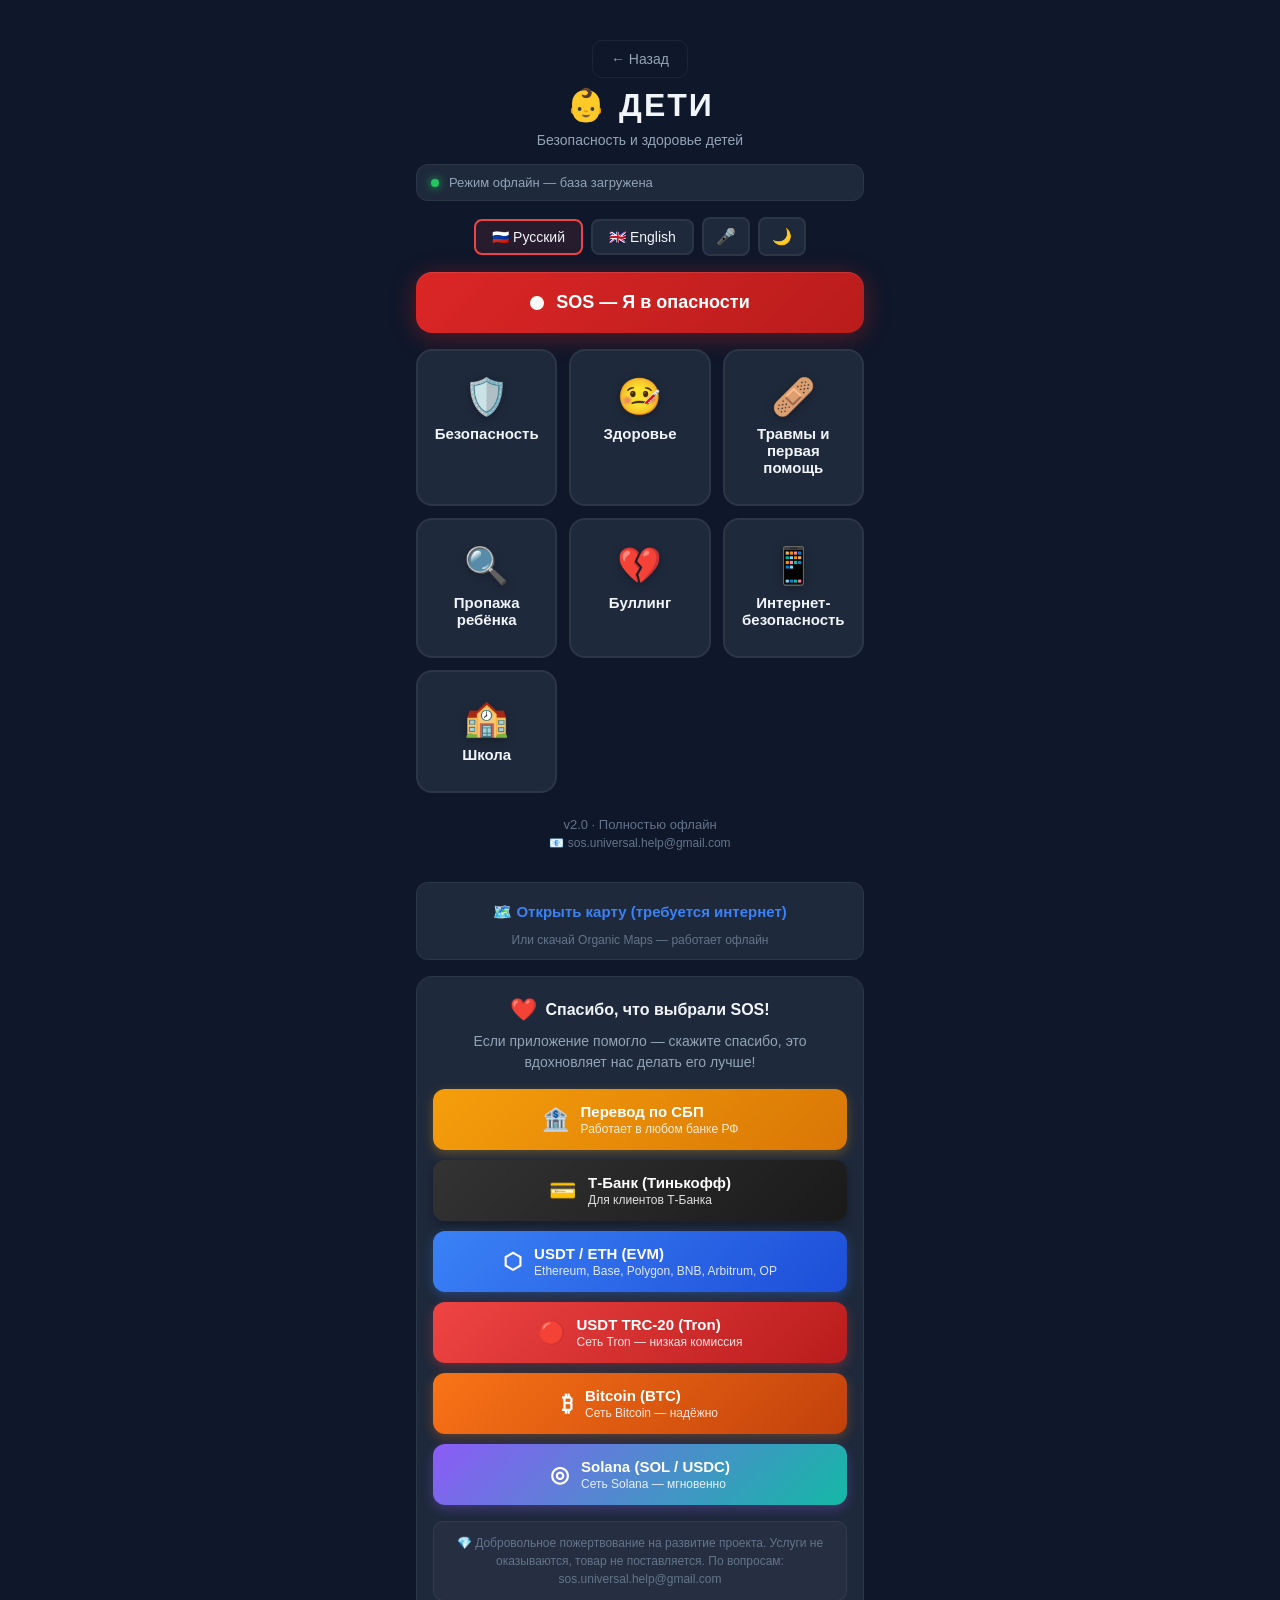
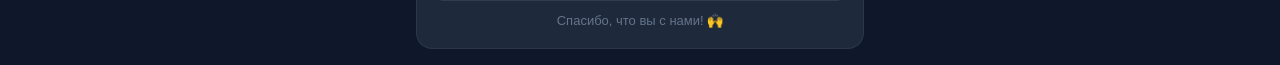
<file: modules/children/index.html>
﻿<!DOCTYPE html>
<html lang="ru">
<head>
  <meta charset="UTF-8">
  <meta name="viewport" content="width=device-width, initial-scale=1.0, maximum-scale=1.0, user-scalable=no">
  <meta name="theme-color" content="#db2777">
  <meta name="apple-mobile-web-app-capable" content="yes">
  <meta name="apple-mobile-web-app-status-bar-style" content="black-translucent">
  <title>SOS CHILDREN — Безопасность, здоровье и помощь детям</title>
  
  <meta name="apple-mobile-web-app-title" content="SOS CHILDREN">
  
  <link rel="manifest" href="../../manifest.json">
  <link rel="apple-touch-icon" href="../../assets/icons/icon-192.png">
  <link rel="stylesheet" href="../../css/styles.css">
  <link rel="stylesheet" href="../../css/modules/children.css">
</head>
<body data-module="children">

  <div class="app">
    <!-- ЭКРАН 1: Главная (категории) -->
    <div class="screen active" id="screen-home">
      <!-- HEADER with back button -->
      <div class="header">
        <button class="back-btn home-back-btn" onclick="goBack()" data-i18n="back">← Назад</button>
        <h1 style="font-size:32px; letter-spacing:2px;">
          <span data-i18n="app_title_children">👶 CHILDREN</span>
        </h1>
        <p data-i18n="app_subtitle_children">Безопасность и здоровье детей</p>
      </div> 
      
      <div class="status-bar">
        <div class="dot"></div>
        <span data-i18n="status_online">Режим офлайн — база загружена</span>
      </div>

      <!-- Переключатель языка + тема + микрофон -->
      <div class="lang-switcher">
        <button class="lang-btn active" data-lang="ru" onclick="setLanguage('ru')">
          🇷🇺 Русский
        </button>
        <button class="lang-btn" data-lang="en" onclick="setLanguage('en')">
          🇬🇧 English
        </button>
        <button class="mic-btn" onclick="startVoiceInput()" title="Голосовой ввод">
          🎤
        </button>
        <button class="theme-btn" onclick="toggleTheme()" id="themeToggle">🌙</button>
      </div>

      <button class="sos-btn" onclick="showSOS()">
        <div class="pulse"></div>
        <span data-i18n="sos_button">SOS — Я в опасности</span>
      </button>

      <!-- Сетка 2×4 — 7 категорий -->
      <div class="grid">
        <button class="cat-btn safety" onclick="startFlow('safety')">
          <span class="icon">🛡️</span>
          <span class="label" data-i18n="cat_safety">Безопасность</span>
        </button>
        <button class="cat-btn health" onclick="startFlow('health')">
          <span class="icon">🤒</span>
          <span class="label" data-i18n="cat_children_health">Здоровье</span>
        </button>
        <button class="cat-btn injury" onclick="startFlow('injury')">
          <span class="icon">🩹</span>
          <span class="label" data-i18n="cat_injury">Травмы и первая помощь</span>
        </button>
        <button class="cat-btn lost" onclick="startFlow('lost')">
          <span class="icon">🔍</span>
          <span class="label" data-i18n="cat_children_lost">Пропажа ребёнка</span>
        </button>
        <button class="cat-btn bullying" onclick="startFlow('bullying')">
          <span class="icon">💔</span>
          <span class="label" data-i18n="cat_bullying">Буллинг</span>
        </button>
        <button class="cat-btn internet" onclick="startFlow('internet')">
          <span class="icon">📱</span>
          <span class="label" data-i18n="cat_internet">Интернет-безопасность</span>
        </button>
        <button class="cat-btn school" onclick="startFlow('school')">
          <span class="icon">🏫</span>
          <span class="label" data-i18n="cat_school">Школа</span>
        </button>
      </div>

      <!-- ФУТЕР -->
      <div class="footer">
        <span data-i18n="footer_text">v2.0 · Полностью офлайн</span>
        <span style="display:block; margin-top:4px; font-size:12px; color:var(--text3);">
          📧 <a href="mailto:sos.universal.help@gmail.com" style="color:var(--text3); text-decoration:none;" data-i18n="footer_email">sos.universal.help@gmail.com</a>
        </span>
      </div>

      <!-- Карта -->
      <div class="map-link-block">
        <a href="https://www.openstreetmap.org/" target="_blank" class="map-link" data-i18n="map_link">
          🗺️ Открыть карту (требуется интернет)
        </a>
        <span class="map-hint" data-i18n="map_hint">Или скачай Organic Maps — работает офлайн</span>
      </div>

      <!-- БЛОК ПОДДЕРЖКИ v2.2 — 6 способов -->
      <div class="support-block" id="supportBlock">
        <div class="support-header">
          <span class="support-heart">❤️</span>
          <span class="support-title" data-i18n="support_title">Спасибо, что выбрали SOS CHILDREN!</span>
        </div>

        <p class="support-desc" data-i18n="support_desc">
          Если приложение помогло — скажите спасибо. Это вдохновляет нас делать его лучше.
        </p>

        <div class="support-methods">

          <!-- СБП -->
          <button class="support-btn sbp" onclick="window.copySBP ? copySBP() : copyToClipboard('+79639424331', '📋 Номер скопирован')" title="Скопировать реквизиты СБП">
            <span class="btn-icon">🏦</span>
            <span class="btn-text">
              <span class="btn-label" data-i18n="support_sbp">Перевод по СБП</span>
              <span class="btn-hint" data-i18n="support_sbp_hint">Работает в любом банке РФ</span>
            </span>
          </button>

          <!-- Т-Банк -->
          <a href="https://www.tinkoff.ru/rm/zima.token1/5z4YV31214" 
             target="_blank" 
             rel="noopener noreferrer nofollow"
             class="support-btn tinkoff"
             onclick="window.trackSupport ? trackSupport('tinkoff') : console.log('[Support] tinkoff')"
             title="Открыть в Т-Банке">
            <span class="btn-icon">💳</span>
            <span class="btn-text">
              <span class="btn-label" data-i18n="support_tinkoff">Т-Банк (Тинькофф)</span>
              <span class="btn-hint" data-i18n="support_tinkoff_hint">Для клиентов Т-Банка</span>
            </span>
          </a>

          <!-- EVM -->
          <button class="support-btn evm" onclick="window.copyCrypto ? copyCrypto('evm') : copyToClipboard('0x428B1872339a628213d8560C1C2aB26146499dcA', '📋 EVM-адрес скопирован')" title="Скопировать EVM-адрес">
            <span class="btn-icon">⬡</span>
            <span class="btn-text">
              <span class="btn-label" data-i18n="support_evm">USDT / ETH (EVM)</span>
              <span class="btn-hint" data-i18n="support_evm_hint">Ethereum, Base, Polygon, BNB, Arbitrum, OP</span>
            </span>
          </button>

          <!-- Tron -->
          <button class="support-btn tron" onclick="window.copyCrypto ? copyCrypto('tron') : copyToClipboard('TYBCg6Ev5uPjAopKxhritoqSuDwVHV5LbT', '📋 Tron-адрес скопирован')" title="Скопировать Tron-адрес">
            <span class="btn-icon">🔴</span>
            <span class="btn-text">
              <span class="btn-label" data-i18n="support_tron">USDT TRC-20 (Tron)</span>
              <span class="btn-hint" data-i18n="support_tron_hint">Сеть Tron — низкая комиссия</span>
            </span>
          </button>

          <!-- Bitcoin -->
          <button class="support-btn bitcoin" onclick="window.copyCrypto ? copyCrypto('bitcoin') : copyToClipboard('bc1qw0lfv4hwvzk9qhax2xp0n4jm94lce4mkn8pwjl', '📋 Bitcoin-адрес скопирован')" title="Скопировать Bitcoin-адрес">
            <span class="btn-icon">₿</span>
            <span class="btn-text">
              <span class="btn-label" data-i18n="support_bitcoin">Bitcoin (BTC)</span>
              <span class="btn-hint" data-i18n="support_bitcoin_hint">Сеть Bitcoin — надёжно</span>
            </span>
          </button>

          <!-- Solana -->
          <button class="support-btn solana" onclick="window.copyCrypto ? copyCrypto('solana') : copyToClipboard('4rPx8Vtk5dcBe8CpCb9ZgaGf9HwW9cf5FesuspijLfCj', '📋 Solana-адрес скопирован')" title="Скопировать Solana-адрес">
            <span class="btn-icon">◎</span>
            <span class="btn-text">
              <span class="btn-label" data-i18n="support_solana">Solana (SOL / USDC)</span>
              <span class="btn-hint" data-i18n="support_solana_hint">Сеть Solana — мгновенно</span>
            </span>
          </button>

        </div>

        <div class="support-legal" data-i18n="support_legal">
          💎 Добровольное пожертвование на развитие проекта. Услуги не оказываются, товар не поставляется. 
          По вопросам: <a href="mailto:sos.universal.help@gmail.com">sos.universal.help@gmail.com</a>
        </div>

        <div class="support-footer">
          <span data-i18n="support_footer">Спасибо, что вы с нами! 🙌</span>
        </div>
      </div>
    </div>

    <!-- ЭКРАН ВОПРОСОВ -->
    <div class="screen" id="screen-questions">
      <button class="back-btn" onclick="goHome()" data-i18n="back">← Назад</button>
      <div class="progress-bar">
        <div class="progress-fill" id="progress"></div>
      </div>
      <div id="question-container"></div>
      <button class="next-btn" id="next-btn" onclick="nextQuestion()" disabled data-i18n="next">Далее</button>
    </div>

    <!-- ЭКРАН РЕЗУЛЬТАТОВ -->
    <div class="screen" id="screen-results">
      <button class="back-btn" onclick="goHome()" data-i18n="back_home">← На главную</button>
      <div class="results-header">
        <div class="results-icon" id="result-icon">👶</div>
        <h2 id="result-title">Результаты</h2>
        <p id="result-subtitle">Под вашу ситуацию</p>
      </div>
      <div id="results-container"></div>
      <button class="restart-btn" onclick="goHome()" data-i18n="restart">
        🔄 Новый запрос
      </button>
    </div>

    <!-- ЭКРАН SOS -->
    <div class="screen" id="screen-sos">
      <button class="back-btn" onclick="goHome()" data-i18n="back">← Назад</button>
      <div class="sos-card">
        <div class="sos-header">
          <div class="sos-icon">🚨</div>
          <h2 data-i18n="sos_title">Режим SOS</h2>
        </div>
        <p class="sos-desc" data-i18n="sos_desc">Ваши координаты сохранены. При появлении сигнала будет отправлено сообщение экстренным контактам.</p>
        <div class="gps-block">
          <div class="gps-label" data-i18n="sos_gps">📍 GPS-координаты (кэш)</div>
          <div class="gps-coords" id="gps-coords" data-i18n="sos_gps_detecting">Определение...</div>
          <div class="gps-time" id="gps-time">Обновлено: --:--</div>
        </div>
        <div class="contact-block">
          <div class="contact-title" data-i18n="sos_contact_title">📱 Экстренный контакт</div>
          <div class="contact-field">
            <label for="sos-phone" data-i18n="sos_phone_label">Телефон близкого человека *</label>
            <input type="tel" id="sos-phone" placeholder="+7 999 123 45 67" class="contact-input">
          </div>
          <div class="contact-field">
            <label for="sos-name" data-i18n="sos_name_label">Имя близкого человека (опционально)</label>
            <input type="text" id="sos-name" placeholder="Иван" class="contact-input">
          </div>
        </div>
        <button class="send-sos-btn" onclick="sendSOS()" data-i18n="sos_send_btn">
          🆘 ОТПРАВИТЬ SOS
        </button>
        <div class="signals-block">
          <div class="signals-title" data-i18n="sos_signals">📡 Сигналы для спасателей</div>
          <div class="signal-item" onclick="toggleSignal(this)">
            <div class="signal-check"></div>
            <span data-i18n="sos_signal_1">3 огня в треугольнике (международный сигнал бедствия)</span>
          </div>
          <div class="signal-item" onclick="toggleSignal(this)">
            <div class="signal-check"></div>
            <span data-i18n="sos_signal_2">Зеркало / блестящий предмет — отражать солнце</span>
          </div>
          <div class="signal-item" onclick="toggleSignal(this)">
            <div class="signal-check"></div>
            <span data-i18n="sos_signal_3">Громкие звуки — 3 удара, пауза, 3 удара</span>
          </div>
          <div class="signal-item" onclick="toggleSignal(this)">
            <div class="signal-check"></div>
            <span data-i18n="sos_signal_4">Буквы SOS на открытой местности (камни, ветки)</span>
          </div>
        </div>
        <button class="flashlight-btn" onclick="toggleFlashlight()" data-i18n="sos_flashlight">
          🔦 Фонарик (SOS-мигание)
        </button>
        <div class="psychology-block">
          <div class="psychology-title">🧠 Психология выживания</div>
          <div class="psychology-item">
            <span class="psychology-icon">🫁</span>
            <span data-i18n="psychology_breath">Дыши: 4 сек вдох, 4 пауза, 4 выдох</span>
          </div>
          <div class="psychology-item">
            <span class="psychology-icon">📝</span>
            <span data-i18n="psychology_plan">Планируй: разбей день на отрезки</span>
          </div>
          <div class="psychology-item">
            <span class="psychology-icon">🗣️</span>
            <span data-i18n="psychology_talk">Говори с собой вслух — это успокаивает</span>
          </div>
          <div class="psychology-item">
            <span class="psychology-icon">🎯</span>
            <span data-i18n="psychology_goals">Ставь маленькие цели: "собрать дрова на 2 часа"</span>
          </div>
        </div>
      </div>
    </div>

    <!-- ЭКРАН ДЕТАЛЕЙ -->
    <div class="screen" id="screen-detail">
      <button class="back-btn" onclick="showResultsBack()" data-i18n="back_results">← Назад к результатам</button>
      <div id="detail-container"></div>
    </div>
  </div>

  <div class="toast" id="toast"></div>

  <!-- ========================================== -->
  <!-- ПРАВИЛЬНЫЙ ПОРЯДОК ЗАГРУЗКИ СКРИПТОВ v4.0 -->
  <!-- ========================================== -->

  <!-- 1. ЛОКАЛИЗАЦИЯ (СНАЧАЛА!) -->
  <script src="../../core/locales.js"></script>

  <!-- 2. РЕЕСТР — ОБЯЗАТЕЛЬНО ПЕРЕД ДАННЫМИ! -->
  <script src="../../core/registry.js"></script>

  <!-- 3. ТЕМА И ГОЛОС -->
  <script src="../../core/theme.js"></script>
  <script src="../../core/voice.js"></script>

  <!-- 4. РУССКИЕ ДАННЫЕ (CHILDREN) -->
  <script src="data/safety.js"></script>
  <script src="data/health.js"></script>
  <script src="data/injury.js"></script>
  <script src="data/lost.js"></script>
  <script src="data/bullying.js"></script>
  <script src="data/internet.js"></script>
  <script src="data/school.js"></script>

  <!-- 5. АНГЛИЙСКИЕ ДАННЫЕ (CHILDREN) -->
  <script src="data/en/safety-en.js"></script>
  <script src="data/en/health-en.js"></script>
  <script src="data/en/injury-en.js"></script>
  <script src="data/en/lost-en.js"></script>
  <script src="data/en/bullying-en.js"></script>
  <script src="data/en/internet-en.js"></script>
  <script src="data/en/school-en.js"></script>

  <!-- 6. ИНИЦИАЛИЗАЦИЯ ЯЗЫКА (ПЕРЕД ДВИЖКОМ!) -->
  <script>
    window.currentLang = localStorage.getItem('language') || 'ru';
    console.log('🌍 Текущий язык инициализирован:', window.currentLang);
  </script>

  <!-- 7. ДВИЖОК (ПОСЛЕ ВСЕХ ДАННЫХ!) -->
  <script src="../../core/engine.js"></script>

  <!-- 8. ПРИЛОЖЕНИЕ (ПОСЛЕДНИМ!) -->
  <script src="../../core/app.js"></script>

  <script>
    // ==========================================
    // ГЛОБАЛЬНЫЕ ФУНКЦИИ ДЛЯ SOS UNIVERSAL
    // (ТОЛЬКО ТЕ, ЧТО НЕ В APP.JS)
    // ==========================================

    // Функция возврата на главный экран (главная страница)
    function goBack() {
      window.location.href = '../../index.html';
    }

    // Функция переключения языка
    function setLanguage(lang) {
      const savedLang = localStorage.getItem('language') || 'ru';
      
      // Если язык изменился - перезагружаем страницу для корректной загрузки данных
      if (savedLang !== lang) {
        localStorage.setItem('language', lang);
        location.reload();
        return;
      }
      
      document.querySelectorAll('.lang-btn').forEach(btn => {
        btn.classList.toggle('active', btn.dataset.lang === lang);
      });
      
      // Обновляем текущий язык в движке
      if (typeof window.currentLang !== 'undefined') {
        window.currentLang = lang;
      }
      
      // Обновляем переводы
      updateTranslations(lang);
    }

    // Функция обновления переводов
    function updateTranslations(lang) {
      const texts = typeof LOCALES !== 'undefined' ? (LOCALES[lang] || LOCALES.ru) : {};
      document.querySelectorAll('[data-i18n]').forEach(el => {
        const key = el.dataset.i18n;
        if (texts[key]) {
          el.textContent = texts[key];
        }
      });
    }

    // Функция голосового ввода (заглушка)
    function startVoiceInput() {
      showToast('🎤 Голосовой ввод будет добавлен позже');
    }

    // ✅ FALLBACK-ФУНКЦИЯ КОПИРОВАНИЯ (ЕСЛИ APP.JS НЕ ЗАГРУЗИЛСЯ)
    function copyToClipboard(text, msg) {
      if (navigator.clipboard && navigator.clipboard.writeText) {
        navigator.clipboard.writeText(text).then(() => {
          showToast ? showToast(msg) : alert(msg);
        }).catch(() => {
          fallbackCopy(text, msg);
        });
      } else {
        fallbackCopy(text, msg);
      }
    }

    function fallbackCopy(text, msg) {
      const ta = document.createElement('textarea');
      ta.value = text;
      ta.style.position = 'fixed';
      ta.style.opacity = '0';
      document.body.appendChild(ta);
      ta.select();
      try {
        document.execCommand('copy');
        showToast ? showToast(msg) : alert(msg);
      } catch (e) {
        showToast ? showToast('Реквизиты: ' + text) : alert('Реквизиты: ' + text);
      }
      document.body.removeChild(ta);
    }

    // ==========================================
    // 🔄 АВТОМАТИЧЕСКОЕ ОБНОВЛЕНИЕ PWA
    // ==========================================

    let swUpdateAvailable = false;

    if ('serviceWorker' in navigator) {
      navigator.serviceWorker.register('../../sw.js')
        .then(reg => {
          console.log('✅ SW registered:', reg.scope);
          
          // Проверка обновлений каждые 60 минут
          setInterval(() => {
            reg.update().then(() => {
              console.log('🔄 SW check for updates');
            }).catch(err => {
              console.warn('⚠️ SW update check failed:', err);
            });
          }, 60 * 60 * 1000);
          
          reg.addEventListener('updatefound', () => {
            const newSW = reg.installing;
            console.log('🔄 New SW found, installing...');
            
            newSW.addEventListener('statechange', () => {
              if (newSW.state === 'installed' && navigator.serviceWorker.controller) {
                swUpdateAvailable = true;
                showToast('🔄 Доступна новая версия! Перезагрузите страницу.');
                console.log('🔄 Update available! Please refresh.');
              }
            });
          });
        })
        .catch(err => console.error('❌ SW registration failed:', err));
      
      navigator.serviceWorker.addEventListener('controllerchange', () => {
        console.log('🔄 Service Worker обновлён!');
        showToast('✅ Приложение обновлено! Перезагрузите страницу.');
      });
    }

    // ✅ ВСЕ ЗАГРУЗКИ В ОДНОМ МЕСТЕ (язык, тема, SW, авто-SOS)
    document.addEventListener('DOMContentLoaded', function() {
      // 1. Авто-открытие SOS при переходе с главной
      if (localStorage.getItem('sos_auto_open') === '1') {
        localStorage.removeItem('sos_auto_open');
        setTimeout(() => {
          if (typeof showSOS === 'function') showSOS();
        }, 400);
      }

      // 2. Язык
      const savedLang = localStorage.getItem('language') || 'ru';
      setLanguage(savedLang);
      
      // 3. Тема
      if (typeof loadTheme === 'function') {
        loadTheme();
      }
      
      // 4. Проверка обновлений SW при загрузке
      if ('serviceWorker' in navigator) {
        navigator.serviceWorker.ready.then(registration => {
          registration.update().then(() => {
            console.log('🔄 SW update check on page load');
          }).catch(err => {
            console.warn('⚠️ SW update check failed:', err);
          });
        });
      }
    });
  </script>
</body>
</html>
</file>
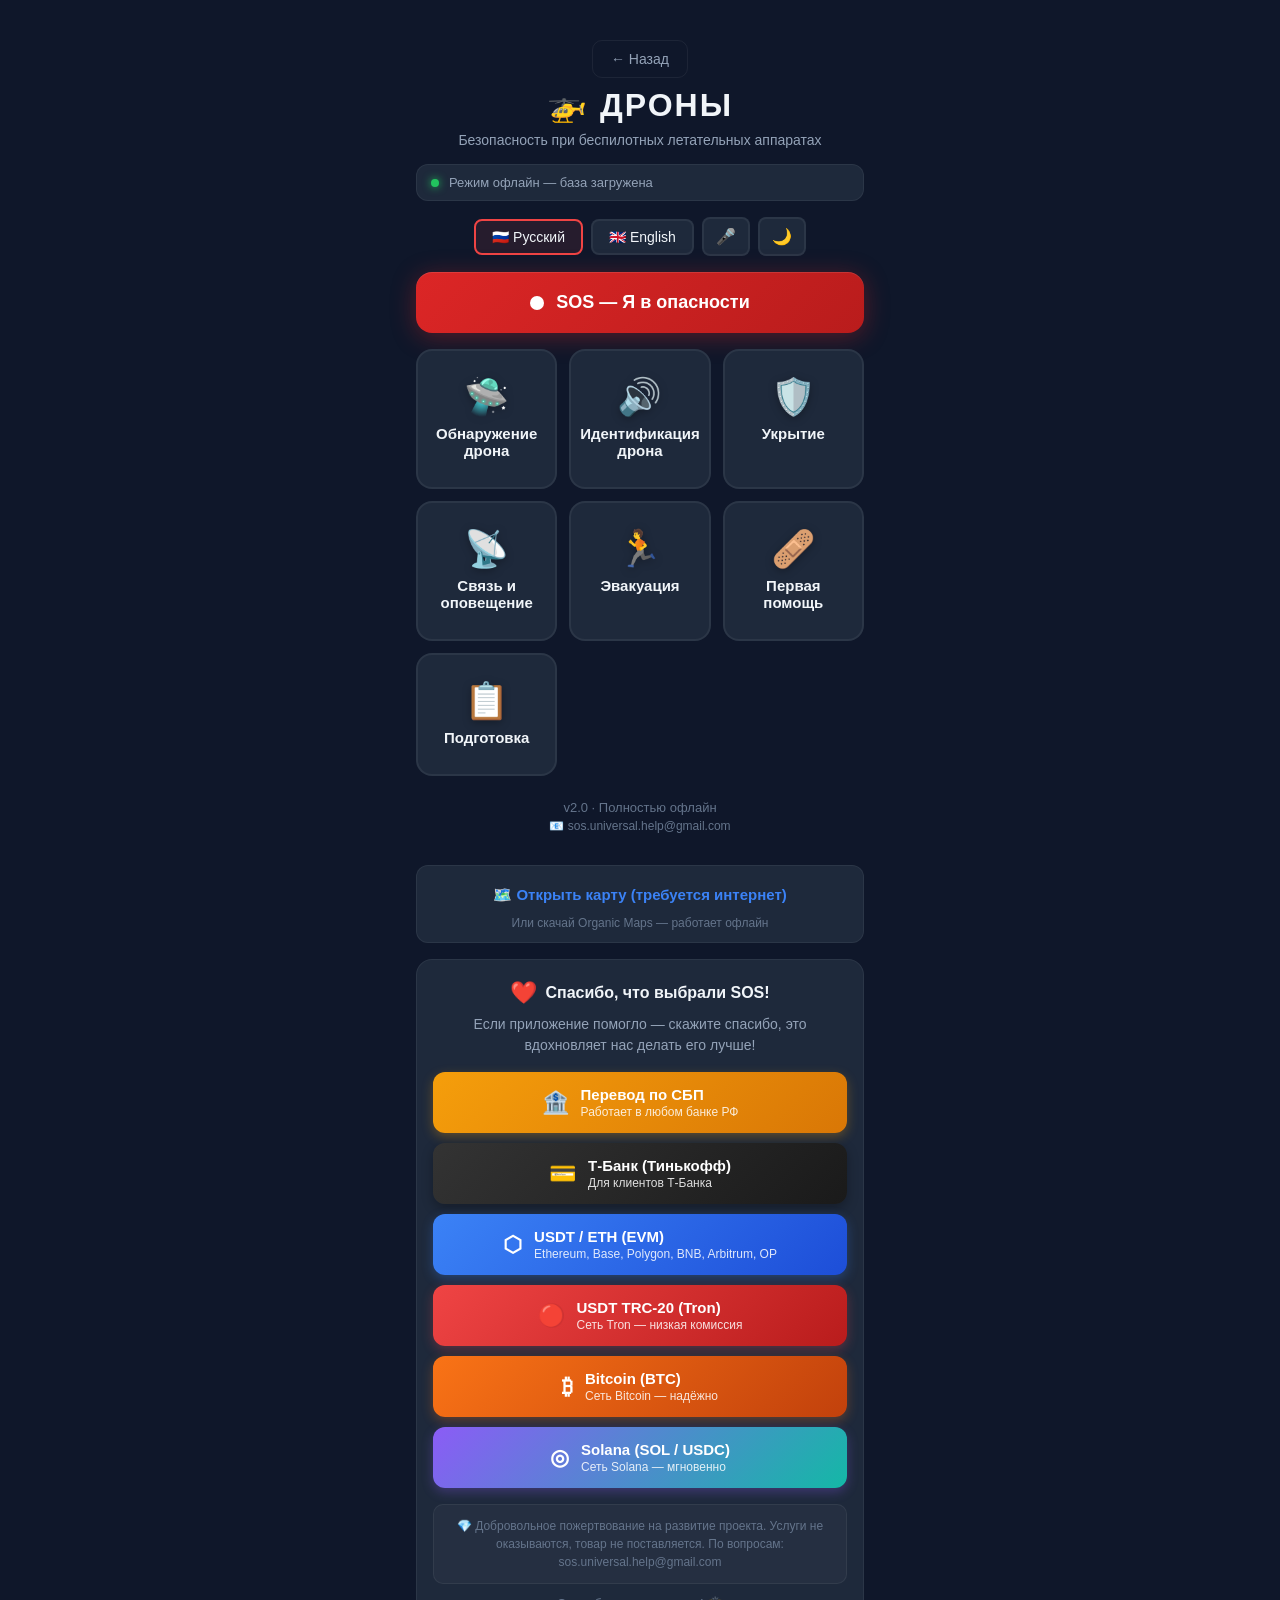
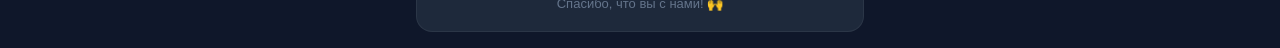
<file: modules/drone/index.html>
﻿<!-- modules/drone/index.html -->
<!DOCTYPE html>
<html lang="ru">
<head>
  <meta charset="UTF-8">
  <meta name="viewport" content="width=device-width, initial-scale=1.0, maximum-scale=1.0, user-scalable=no">
  <meta name="theme-color" content="#ea580c">
  <meta name="apple-mobile-web-app-capable" content="yes">
  <meta name="apple-mobile-web-app-status-bar-style" content="black-translucent">
  <title>SOS DRONE — Безопасность при БПЛА</title>
  
  <meta name="apple-mobile-web-app-title" content="SOS DRONE">
  
  <link rel="manifest" href="../../manifest.json">
  <link rel="apple-touch-icon" href="../../assets/icons/icon-192.png">
  <link rel="stylesheet" href="../../css/styles.css">
  <link rel="stylesheet" href="../../css/modules/drone.css">
</head>
<body data-module="drone">

  <div class="app">
    <!-- ЭКРАН 1: Главная (категории) -->
    <div class="screen active" id="screen-home">
      <div class="header">
        <button class="back-btn home-back-btn" onclick="goBack()" data-i18n="back">← Назад</button>
        <h1 style="font-size:32px; letter-spacing:2px;">
          <span data-i18n="app_title_drone">🚁 DRONE</span>
        </h1>
        <p data-i18n="app_subtitle_drone">Безопасность при беспилотных летательных аппаратах</p>
      </div> 
      
      <div class="status-bar">
        <div class="dot"></div>
        <span data-i18n="status_online">Режим офлайн — база загружена</span>
      </div>

      <div class="lang-switcher">
        <button class="lang-btn active" data-lang="ru" onclick="setLanguage('ru')">
          🇷🇺 Русский
        </button>
        <button class="lang-btn" data-lang="en" onclick="setLanguage('en')">
          🇬🇧 English
        </button>
        <button class="mic-btn" onclick="startVoiceInput()" title="Голосовой ввод">
          🎤
        </button>
        <button class="theme-btn" onclick="toggleTheme()" id="themeToggle">🌙</button>
      </div>

      <button class="sos-btn" onclick="showSOS()">
        <div class="pulse"></div>
        <span data-i18n="sos_button">SOS — Я в опасности</span>
      </button>

      <!-- Сетка 2×4 — 7 категорий -->
      <div class="grid">
        <button class="cat-btn detect" onclick="startFlow('detect')">
          <span class="icon">🛸</span>
          <span class="label" data-i18n="cat_detect">Обнаружение дрона</span>
        </button>
        <button class="cat-btn identify" onclick="startFlow('identify')">
          <span class="icon">🔊</span>
          <span class="label" data-i18n="cat_identify">Идентификация</span>
        </button>
        <button class="cat-btn drone_shelter" onclick="startFlow('shelter')">
          <span class="icon">🛡️</span>
          <span class="label" data-i18n="cat_drone_shelter">Укрытие</span>
        </button>
        <button class="cat-btn comms" onclick="startFlow('comms')">
          <span class="icon">📡</span>
          <span class="label" data-i18n="cat_comms">Связь и оповещение</span>
        </button>
        <button class="cat-btn evac" onclick="startFlow('evac')">
          <span class="icon">🏃</span>
          <span class="label" data-i18n="cat_evac">Эвакуация</span>
        </button>
        <button class="cat-btn drone_firstaid" onclick="startFlow('firstaid')">
          <span class="icon">🩹</span>
          <span class="label" data-i18n="cat_drone_firstaid">Первая помощь</span>
        </button>
        <button class="cat-btn prep" onclick="startFlow('prep')">
          <span class="icon">📋</span>
          <span class="label" data-i18n="cat_prep">Подготовка</span>
        </button>
      </div>

      <!-- ФУТЕР -->
      <div class="footer">
        <span data-i18n="footer_text">v2.0 · Полностью офлайн</span>
        <span style="display:block; margin-top:4px; font-size:12px; color:var(--text3);">
          📧 <a href="mailto:sos.universal.help@gmail.com" style="color:var(--text3); text-decoration:none;" data-i18n="footer_email">sos.universal.help@gmail.com</a>
        </span>
      </div>

      <div class="map-link-block">
        <a href="https://www.openstreetmap.org/" target="_blank" class="map-link" data-i18n="map_link">
          🗺️ Открыть карту (требуется интернет)
        </a>
        <span class="map-hint" data-i18n="map_hint">Или скачай Organic Maps — работает офлайн</span>
      </div>

      <!-- БЛОК ПОДДЕРЖКИ v2.2 — 6 способов (ИСПРАВЛЕНО!) -->
      <div class="support-block" id="supportBlock">
        <div class="support-header">
          <span class="support-heart">❤️</span>
          <span class="support-title" data-i18n="support_title">Спасибо, что выбрали SOS DRONE!</span>
        </div>

        <p class="support-desc" data-i18n="support_desc">
          Если приложение помогло — скажите спасибо. Это вдохновляет нас делать его лучше.
        </p>

        <div class="support-methods">

          <!-- СБП -->
          <button class="support-btn sbp" onclick="window.copySBP ? copySBP() : copyToClipboard('+79639424331', '📋 Номер скопирован')" title="Скопировать реквизиты СБП">
            <span class="btn-icon">🏦</span>
            <span class="btn-text">
              <span class="btn-label" data-i18n="support_sbp">Перевод по СБП</span>
              <span class="btn-hint" data-i18n="support_sbp_hint">Работает в любом банке РФ</span>
            </span>
          </button>

          <!-- Т-Банк -->
          <a href="https://www.tinkoff.ru/rm/zima.token1/5z4YV31214" 
             target="_blank" 
             rel="noopener noreferrer nofollow"
             class="support-btn tinkoff"
             onclick="window.trackSupport ? trackSupport('tinkoff') : console.log('[Support] tinkoff')"
             title="Открыть в Т-Банке">
            <span class="btn-icon">💳</span>
            <span class="btn-text">
              <span class="btn-label" data-i18n="support_tinkoff">Т-Банк (Тинькофф)</span>
              <span class="btn-hint" data-i18n="support_tinkoff_hint">Для клиентов Т-Банка</span>
            </span>
          </a>

          <!-- EVM -->
          <button class="support-btn evm" onclick="window.copyCrypto ? copyCrypto('evm') : copyToClipboard('0x428B1872339a628213d8560C1C2aB26146499dcA', '📋 EVM-адрес скопирован')" title="Скопировать EVM-адрес">
            <span class="btn-icon">⬡</span>
            <span class="btn-text">
              <span class="btn-label" data-i18n="support_evm">USDT / ETH (EVM)</span>
              <span class="btn-hint" data-i18n="support_evm_hint">Ethereum, Base, Polygon, BNB, Arbitrum, OP</span>
            </span>
          </button>

          <!-- Tron -->
          <button class="support-btn tron" onclick="window.copyCrypto ? copyCrypto('tron') : copyToClipboard('TYBCg6Ev5uPjAopKxhritoqSuDwVHV5LbT', '📋 Tron-адрес скопирован')" title="Скопировать Tron-адрес">
            <span class="btn-icon">🔴</span>
            <span class="btn-text">
              <span class="btn-label" data-i18n="support_tron">USDT TRC-20 (Tron)</span>
              <span class="btn-hint" data-i18n="support_tron_hint">Сеть Tron — низкая комиссия</span>
            </span>
          </button>

          <!-- Bitcoin — ИСПРАВЛЕНО! -->
          <button class="support-btn bitcoin" onclick="window.copyCrypto ? copyCrypto('bitcoin') : copyToClipboard('bc1qw0lfv4hwvzk9qhax2xp0n4jm94lce4mkn8pwjl', '📋 Bitcoin-адрес скопирован')" title="Скопировать Bitcoin-адрес">
            <span class="btn-icon">₿</span>
            <span class="btn-text">
              <span class="btn-label" data-i18n="support_bitcoin">Bitcoin (BTC)</span>
              <span class="btn-hint" data-i18n="support_bitcoin_hint">Сеть Bitcoin — надёжно</span>
            </span>
          </button>

          <!-- Solana — ИСПРАВЛЕНО! -->
          <button class="support-btn solana" onclick="window.copyCrypto ? copyCrypto('solana') : copyToClipboard('4rPx8Vtk5dcBe8CpCb9ZgaGf9HwW9cf5FesuspijLfCj', '📋 Solana-адрес скопирован')" title="Скопировать Solana-адрес">
            <span class="btn-icon">◎</span>
            <span class="btn-text">
              <span class="btn-label" data-i18n="support_solana">Solana (SOL / USDC)</span>
              <span class="btn-hint" data-i18n="support_solana_hint">Сеть Solana — мгновенно</span>
            </span>
          </button>

        </div>

        <div class="support-legal" data-i18n="support_legal">
          💎 Добровольное пожертвование на развитие проекта. Услуги не оказываются, товар не поставляется. 
          По вопросам: <a href="mailto:sos.universal.help@gmail.com">sos.universal.help@gmail.com</a>
        </div>

        <div class="support-footer">
          <span data-i18n="support_footer">Спасибо, что вы с нами! 🙌</span>
        </div>
      </div>
    </div>

    <!-- ЭКРАН ВОПРОСОВ -->
    <div class="screen" id="screen-questions">
      <button class="back-btn" onclick="goHome()" data-i18n="back">← Назад</button>
      <div class="progress-bar">
        <div class="progress-fill" id="progress"></div>
      </div>
      <div id="question-container"></div>
      <button class="next-btn" id="next-btn" onclick="nextQuestion()" disabled data-i18n="next">Далее</button>
    </div>

    <!-- ЭКРАН РЕЗУЛЬТАТОВ -->
    <div class="screen" id="screen-results">
      <button class="back-btn" onclick="goHome()" data-i18n="back_home">← На главную</button>
      <div class="results-header">
        <div class="results-icon" id="result-icon">🚁</div>
        <h2 id="result-title">Результаты</h2>
        <p id="result-subtitle">Под вашу ситуацию</p>
      </div>
      <div id="results-container"></div>
      <button class="restart-btn" onclick="goHome()" data-i18n="restart">
        🔄 Новый запрос
      </button>
    </div>

    <!-- ЭКРАН SOS -->
    <div class="screen" id="screen-sos">
      <button class="back-btn" onclick="goHome()" data-i18n="back">← Назад</button>
      <div class="sos-card">
        <div class="sos-header">
          <div class="sos-icon">🚨</div>
          <h2 data-i18n="sos_title">Режим SOS</h2>
        </div>
        <p class="sos-desc" data-i18n="sos_desc">Ваши координаты сохранены. При появлении сигнала будет отправлено сообщение экстренным контактам.</p>
        <div class="gps-block">
          <div class="gps-label" data-i18n="sos_gps">📍 GPS-координаты (кэш)</div>
          <div class="gps-coords" id="gps-coords" data-i18n="sos_gps_detecting">Определение...</div>
          <div class="gps-time" id="gps-time">Обновлено: --:--</div>
        </div>
        <div class="contact-block">
          <div class="contact-title" data-i18n="sos_contact_title">📱 Экстренный контакт</div>
          <div class="contact-field">
            <label for="sos-phone" data-i18n="sos_phone_label">Телефон близкого человека *</label>
            <input type="tel" id="sos-phone" placeholder="+7 999 123 45 67" class="contact-input">
          </div>
          <div class="contact-field">
            <label for="sos-name" data-i18n="sos_name_label">Имя близкого человека (опционально)</label>
            <input type="text" id="sos-name" placeholder="Иван" class="contact-input">
          </div>
        </div>
        <button class="send-sos-btn" onclick="sendSOS()" data-i18n="sos_send_btn">
          🆘 ОТПРАВИТЬ SOS
        </button>
        <div class="signals-block">
          <div class="signals-title" data-i18n="sos_signals">📡 Сигналы для спасателей</div>
          <div class="signal-item" onclick="toggleSignal(this)">
            <div class="signal-check"></div>
            <span data-i18n="sos_signal_1">3 огня в треугольнике (международный сигнал бедствия)</span>
          </div>
          <div class="signal-item" onclick="toggleSignal(this)">
            <div class="signal-check"></div>
            <span data-i18n="sos_signal_2">Зеркало / блестящий предмет — отражать солнце</span>
          </div>
          <div class="signal-item" onclick="toggleSignal(this)">
            <div class="signal-check"></div>
            <span data-i18n="sos_signal_3">Громкие звуки — 3 удара, пауза, 3 удара</span>
          </div>
          <div class="signal-item" onclick="toggleSignal(this)">
            <div class="signal-check"></div>
            <span data-i18n="sos_signal_4">Буквы SOS на открытой местности (камни, ветки)</span>
          </div>
        </div>
        <button class="flashlight-btn" onclick="toggleFlashlight()" data-i18n="sos_flashlight">
          🔦 Фонарик (SOS-мигание)
        </button>
        <div class="psychology-block">
          <div class="psychology-title">🧠 Психология выживания</div>
          <div class="psychology-item">
            <span class="psychology-icon">🫁</span>
            <span data-i18n="psychology_breath">Дыши: 4 сек вдох, 4 пауза, 4 выдох</span>
          </div>
          <div class="psychology-item">
            <span class="psychology-icon">📝</span>
            <span data-i18n="psychology_plan">Планируй: разбей день на отрезки</span>
          </div>
          <div class="psychology-item">
            <span class="psychology-icon">🗣️</span>
            <span data-i18n="psychology_talk">Говори с собой вслух — это успокаивает</span>
          </div>
          <div class="psychology-item">
            <span class="psychology-icon">🎯</span>
            <span data-i18n="psychology_goals">Ставь маленькие цели: "собрать дрова на 2 часа"</span>
          </div>
        </div>
      </div>
    </div>

    <!-- ЭКРАН ДЕТАЛЕЙ -->
    <div class="screen" id="screen-detail">
      <button class="back-btn" onclick="showResultsBack()" data-i18n="back_results">← Назад к результатам</button>
      <div id="detail-container"></div>
    </div>
  </div>

  <div class="toast" id="toast"></div>

  <!-- ========================================== -->
  <!-- ПРАВИЛЬНЫЙ ПОРЯДОК ЗАГРУЗКИ СКРИПТОВ v4.0 -->
  <!-- ========================================== -->

  <!-- 1. ЛОКАЛИЗАЦИЯ (СНАЧАЛА!) -->
  <script src="../../core/locales.js"></script>

  <!-- 2. РЕЕСТР — ОБЯЗАТЕЛЬНО ПЕРЕД ДАННЫМИ! -->
  <script src="../../core/registry.js"></script>

  <!-- 3. ТЕМА И ГОЛОС -->
  <script src="../../core/theme.js"></script>
  <script src="../../core/voice.js"></script>

  <!-- 4. РУССКИЕ ДАННЫЕ (DRONE) -->
  <script src="data/detect.js"></script>
  <script src="data/identify.js"></script>
  <script src="data/shelter.js"></script>
  <script src="data/comms.js"></script>
  <script src="data/evac.js"></script>
  <script src="data/firstaid.js"></script>
  <script src="data/prep.js"></script>

  <!-- 5. АНГЛИЙСКИЕ ДАННЫЕ (DRONE) -->
  <script src="data/en/detect-en.js"></script>
  <script src="data/en/identify-en.js"></script>
  <script src="data/en/shelter-en.js"></script>
  <script src="data/en/comms-en.js"></script>
  <script src="data/en/evac-en.js"></script>
  <script src="data/en/firstaid-en.js"></script>
  <script src="data/en/prep-en.js"></script>

  <!-- 6. ИНИЦИАЛИЗАЦИЯ ЯЗЫКА (ПЕРЕД ДВИЖКОМ!) -->
  <script>
    window.currentLang = localStorage.getItem('language') || 'ru';
    console.log('🌍 Текущий язык инициализирован:', window.currentLang);
  </script>

  <!-- 7. ДВИЖОК (ПОСЛЕ ВСЕХ ДАННЫХ!) -->
  <script src="../../core/engine.js"></script>

  <!-- 8. ПРИЛОЖЕНИЕ (ПОСЛЕДНИМ!) -->
  <script src="../../core/app.js"></script>

  <script>
    // ==========================================
    // ГЛОБАЛЬНЫЕ ФУНКЦИИ ДЛЯ SOS UNIVERSAL
    // (ТОЛЬКО ТЕ, ЧТО НЕ В APP.JS)
    // ==========================================

    // Функция возврата на главный экран (главная страница)
    function goBack() {
      window.location.href = '../../index.html';
    }

    // Функция переключения языка
    function setLanguage(lang) {
      const savedLang = localStorage.getItem('language') || 'ru';
      
      // Если язык изменился - перезагружаем страницу для корректной загрузки данных
      if (savedLang !== lang) {
        localStorage.setItem('language', lang);
        location.reload();
        return;
      }
      
      document.querySelectorAll('.lang-btn').forEach(btn => {
        btn.classList.toggle('active', btn.dataset.lang === lang);
      });
      
      // Обновляем текущий язык в движке
      if (typeof window.currentLang !== 'undefined') {
        window.currentLang = lang;
      }
      
      // Обновляем переводы
      updateTranslations(lang);
    }

    // Функция обновления переводов
    function updateTranslations(lang) {
      const texts = typeof LOCALES !== 'undefined' ? (LOCALES[lang] || LOCALES.ru) : {};
      document.querySelectorAll('[data-i18n]').forEach(el => {
        const key = el.dataset.i18n;
        if (texts[key]) {
          el.textContent = texts[key];
        }
      });
    }

    // Функция голосового ввода (заглушка)
    function startVoiceInput() {
      showToast('🎤 Голосовой ввод будет добавлен позже');
    }

    // ✅ FALLBACK-ФУНКЦИЯ КОПИРОВАНИЯ (ЕСЛИ APP.JS НЕ ЗАГРУЗИЛСЯ)
    function copyToClipboard(text, msg) {
      if (navigator.clipboard && navigator.clipboard.writeText) {
        navigator.clipboard.writeText(text).then(() => {
          showToast ? showToast(msg) : alert(msg);
        }).catch(() => {
          fallbackCopy(text, msg);
        });
      } else {
        fallbackCopy(text, msg);
      }
    }

    function fallbackCopy(text, msg) {
      const ta = document.createElement('textarea');
      ta.value = text;
      ta.style.position = 'fixed';
      ta.style.opacity = '0';
      document.body.appendChild(ta);
      ta.select();
      try {
        document.execCommand('copy');
        showToast ? showToast(msg) : alert(msg);
      } catch (e) {
        showToast ? showToast('Реквизиты: ' + text) : alert('Реквизиты: ' + text);
      }
      document.body.removeChild(ta);
    }

    // ==========================================
    // 🔄 АВТОМАТИЧЕСКОЕ ОБНОВЛЕНИЕ PWA
    // ==========================================

    let swUpdateAvailable = false;

    if ('serviceWorker' in navigator) {
      navigator.serviceWorker.register('../../sw.js')
        .then(reg => {
          console.log('✅ SW registered:', reg.scope);
          
          // Проверка обновлений каждые 60 минут
          setInterval(() => {
            reg.update().then(() => {
              console.log('🔄 SW check for updates');
            }).catch(err => {
              console.warn('⚠️ SW update check failed:', err);
            });
          }, 60 * 60 * 1000);
          
          reg.addEventListener('updatefound', () => {
            const newSW = reg.installing;
            console.log('🔄 New SW found, installing...');
            
            newSW.addEventListener('statechange', () => {
              if (newSW.state === 'installed' && navigator.serviceWorker.controller) {
                swUpdateAvailable = true;
                showToast('🔄 Доступна новая версия! Перезагрузите страницу.');
                console.log('🔄 Update available! Please refresh.');
              }
            });
          });
        })
        .catch(err => console.error('❌ SW registration failed:', err));
      
      navigator.serviceWorker.addEventListener('controllerchange', () => {
        console.log('🔄 Service Worker обновлён!');
        showToast('✅ Приложение обновлено! Перезагрузите страницу.');
      });
    }

    // ✅ ВСЕ ЗАГРУЗКИ В ОДНОМ МЕСТЕ (язык, тема, SW, авто-SOS)
    document.addEventListener('DOMContentLoaded', function() {
      // 1. Авто-открытие SOS при переходе с главной
      if (localStorage.getItem('sos_auto_open') === '1') {
        localStorage.removeItem('sos_auto_open');
        setTimeout(() => {
          if (typeof showSOS === 'function') showSOS();
        }, 400);
      }

      // 2. Язык
      const savedLang = localStorage.getItem('language') || 'ru';
      setLanguage(savedLang);
      
      // 3. Тема
      if (typeof loadTheme === 'function') {
        loadTheme();
      }
      
      // 4. Проверка обновлений SW при загрузке
      if ('serviceWorker' in navigator) {
        navigator.serviceWorker.ready.then(registration => {
          registration.update().then(() => {
            console.log('🔄 SW update check on page load');
          }).catch(err => {
            console.warn('⚠️ SW update check failed:', err);
          });
        });
      }
    });
  </script>
</body>
</html>
</file>
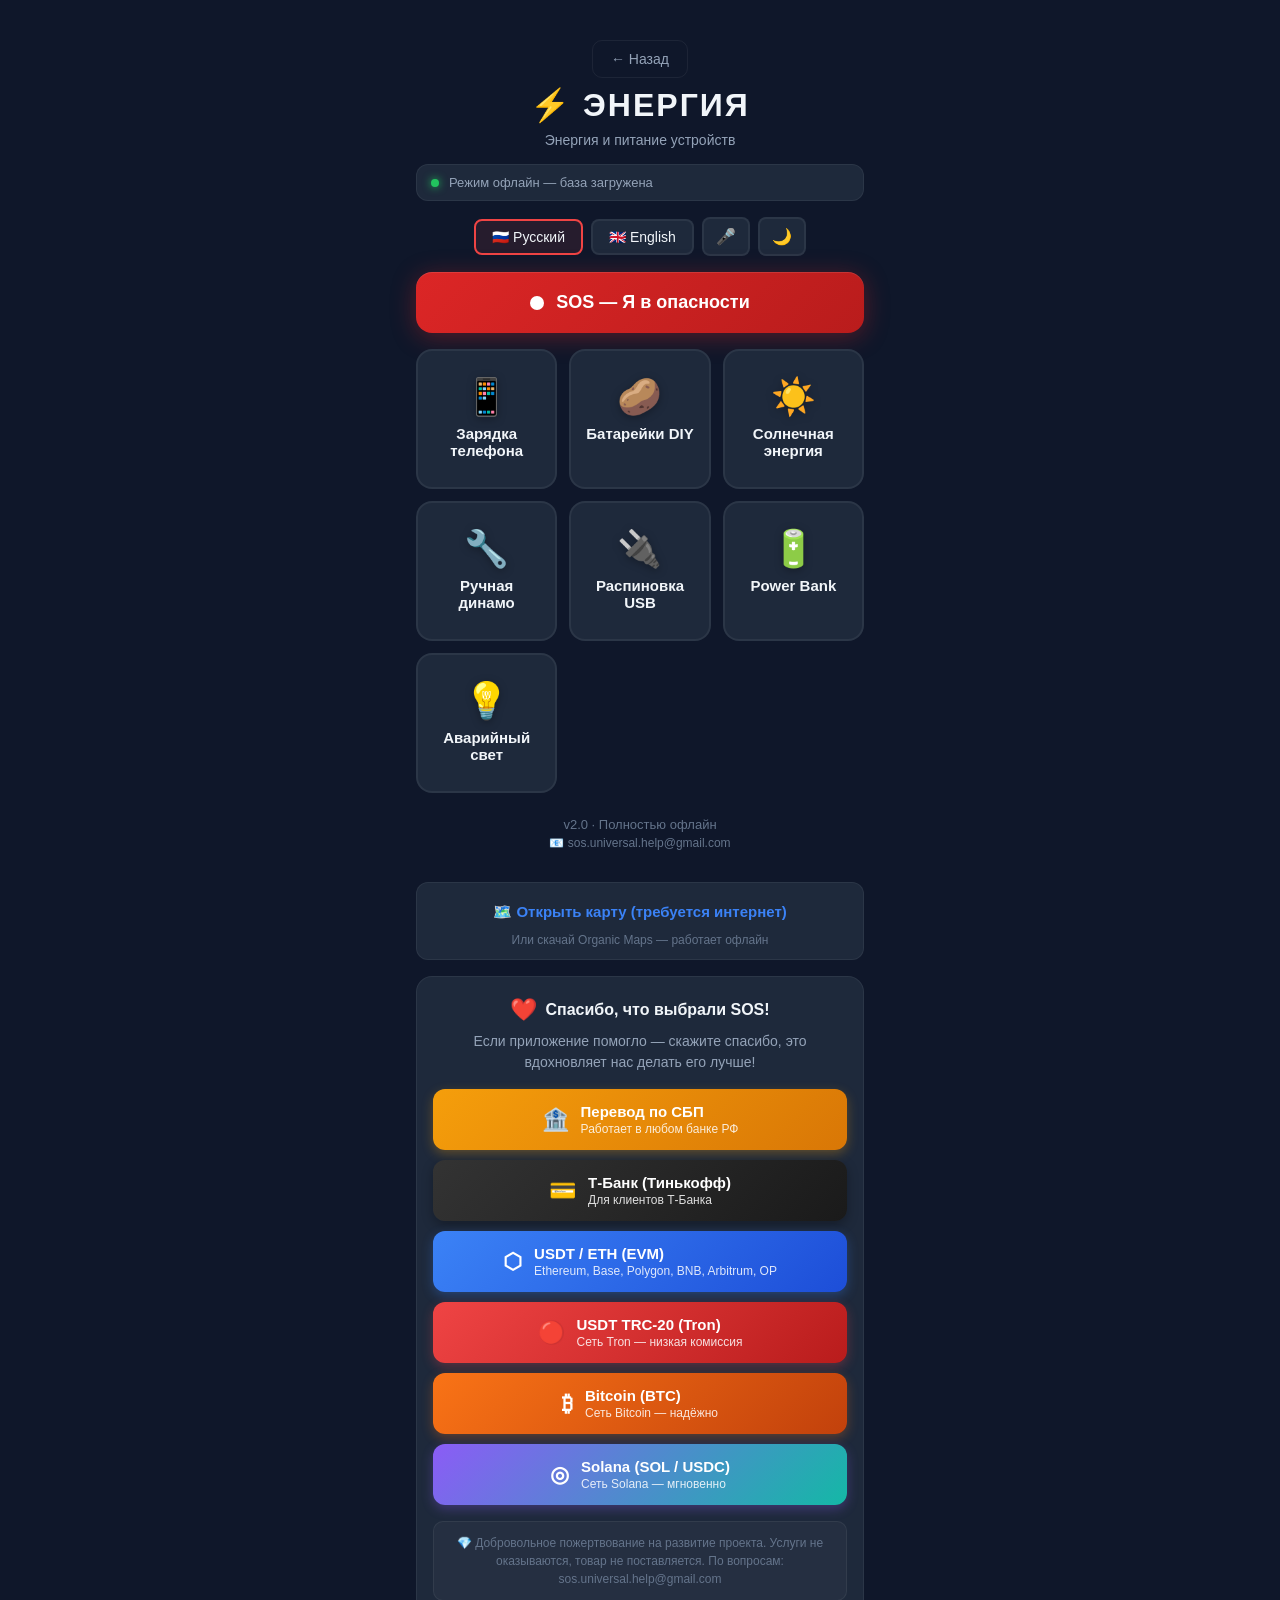
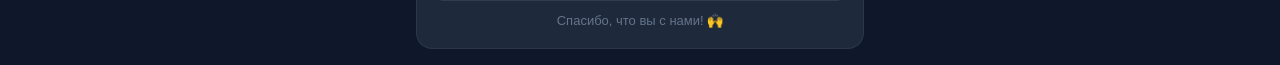
<file: modules/energy/index.html>
<!DOCTYPE html>
<html lang="ru">
<head>
  <meta charset="UTF-8">
  <meta name="viewport" content="width=device-width, initial-scale=1.0, maximum-scale=1.0, user-scalable=no">
  <meta name="theme-color" content="#d97706">
  <meta name="apple-mobile-web-app-capable" content="yes">
  <meta name="apple-mobile-web-app-status-bar-style" content="black-translucent">
  <title>SOS ENERGY — Энергия и зарядка</title>
  
  <meta name="apple-mobile-web-app-title" content="SOS ENERGY">
  
  <link rel="manifest" href="../../manifest.json">
  <link rel="apple-touch-icon" href="../../assets/icons/icon-192.png">
  <link rel="stylesheet" href="../../css/styles.css">
  <link rel="stylesheet" href="../../css/modules/energy.css">
</head>
<body data-module="energy">

  <div class="app">
    <!-- ЭКРАН 1: Главная (категории) -->
    <div class="screen active" id="screen-home">
      <!-- HEADER with back button -->
      <div class="header">
        <button class="back-btn home-back-btn" onclick="goBack()" data-i18n="back">← Назад</button>
        <h1 style="font-size:32px; letter-spacing:2px;">
          <span data-i18n="app_title_energy">⚡ ENERGY</span>
        </h1>
        <p data-i18n="app_subtitle_energy">Энергия и питание устройств</p>
      </div> 
      
      <div class="status-bar">
        <div class="dot"></div>
        <span data-i18n="status_online">Режим офлайн — база загружена</span>
      </div>

      <!-- Переключатель языка + тема + микрофон -->
      <div class="lang-switcher">
        <button class="lang-btn active" data-lang="ru" onclick="setLanguage('ru')">
          🇷🇺 Русский
        </button>
        <button class="lang-btn" data-lang="en" onclick="setLanguage('en')">
          🇬🇧 English
        </button>
        <button class="mic-btn" onclick="startVoiceInput()" title="Голосовой ввод">
          🎤
        </button>
        <button class="theme-btn" onclick="toggleTheme()" id="themeToggle">🌙</button>
      </div>

      <button class="sos-btn" onclick="showSOS()">
        <div class="pulse"></div>
        <span data-i18n="sos_button">SOS — Я в опасности</span>
      </button>

      <!-- Сетка 2×4 — 7 категорий -->
      <div class="grid">
        <button class="cat-btn phone_charge" onclick="startFlow('phone_charge')">
          <span class="icon">📱</span>
          <span class="label" data-i18n="cat_phone_charge">Зарядка телефона</span>
        </button>
        <button class="cat-btn battery_diy" onclick="startFlow('battery_diy')">
          <span class="icon">🥔</span>
          <span class="label" data-i18n="cat_battery_diy">Батарейки DIY</span>
        </button>
        <button class="cat-btn solar" onclick="startFlow('solar')">
          <span class="icon">☀️</span>
          <span class="label" data-i18n="cat_solar">Солнечная энергия</span>
        </button>
        <button class="cat-btn hand_crank" onclick="startFlow('hand_crank')">
          <span class="icon">🔧</span>
          <span class="label" data-i18n="cat_hand_crank">Ручная динамо</span>
        </button>
        <button class="cat-btn cable_pinout" onclick="startFlow('cable_pinout')">
          <span class="icon">🔌</span>
          <span class="label" data-i18n="cat_cable_pinout">Распиновка USB</span>
        </button>
        <button class="cat-btn power_bank" onclick="startFlow('power_bank')">
          <span class="icon">🔋</span>
          <span class="label" data-i18n="cat_power_bank">Power Bank</span>
        </button>
        <button class="cat-btn emergency_light" onclick="startFlow('emergency_light')">
          <span class="icon">💡</span>
          <span class="label" data-i18n="cat_emergency_light">Аварийный свет</span>
        </button>
      </div>

      <!-- ФУТЕР -->
      <div class="footer">
        <span data-i18n="footer_text">v2.0 · Полностью офлайн</span>
        <span style="display:block; margin-top:4px; font-size:12px; color:var(--text3);">
          📧 <a href="mailto:sos.universal.help@gmail.com" style="color:var(--text3); text-decoration:none;" data-i18n="footer_email">sos.universal.help@gmail.com</a>
        </span>
      </div>

      <!-- Карта -->
      <div class="map-link-block">
        <a href="https://www.openstreetmap.org/" target="_blank" class="map-link" data-i18n="map_link">
          🗺️ Открыть карту (требуется интернет)
        </a>
        <span class="map-hint" data-i18n="map_hint">Или скачай Organic Maps — работает офлайн</span>
      </div>

      <!-- БЛОК ПОДДЕРЖКИ v2.2 — 6 способов (ИСПРАВЛЕНО!) -->
      <div class="support-block" id="supportBlock">
        <div class="support-header">
          <span class="support-heart">❤️</span>
          <span class="support-title" data-i18n="support_title">Спасибо, что выбрали SOS ENERGY!</span>
        </div>

        <p class="support-desc" data-i18n="support_desc">
          Если приложение помогло — скажите спасибо. Это вдохновляет нас делать его лучше.
        </p>

        <div class="support-methods">

          <!-- СБП -->
          <button class="support-btn sbp" onclick="window.copySBP ? copySBP() : copyToClipboard('+79639424331', '📋 Номер скопирован')" title="Скопировать реквизиты СБП">
            <span class="btn-icon">🏦</span>
            <span class="btn-text">
              <span class="btn-label" data-i18n="support_sbp">Перевод по СБП</span>
              <span class="btn-hint" data-i18n="support_sbp_hint">Работает в любом банке РФ</span>
            </span>
          </button>

          <!-- Т-Банк -->
          <a href="https://www.tinkoff.ru/rm/zima.token1/5z4YV31214" 
             target="_blank" 
             rel="noopener noreferrer nofollow"
             class="support-btn tinkoff"
             onclick="window.trackSupport ? trackSupport('tinkoff') : console.log('[Support] tinkoff')"
             title="Открыть в Т-Банке">
            <span class="btn-icon">💳</span>
            <span class="btn-text">
              <span class="btn-label" data-i18n="support_tinkoff">Т-Банк (Тинькофф)</span>
              <span class="btn-hint" data-i18n="support_tinkoff_hint">Для клиентов Т-Банка</span>
            </span>
          </a>

          <!-- EVM -->
          <button class="support-btn evm" onclick="window.copyCrypto ? copyCrypto('evm') : copyToClipboard('0x428B1872339a628213d8560C1C2aB26146499dcA', '📋 EVM-адрес скопирован')" title="Скопировать EVM-адрес">
            <span class="btn-icon">⬡</span>
            <span class="btn-text">
              <span class="btn-label" data-i18n="support_evm">USDT / ETH (EVM)</span>
              <span class="btn-hint" data-i18n="support_evm_hint">Ethereum, Base, Polygon, BNB, Arbitrum, OP</span>
            </span>
          </button>

          <!-- Tron -->
          <button class="support-btn tron" onclick="window.copyCrypto ? copyCrypto('tron') : copyToClipboard('TYBCg6Ev5uPjAopKxhritoqSuDwVHV5LbT', '📋 Tron-адрес скопирован')" title="Скопировать Tron-адрес">
            <span class="btn-icon">🔴</span>
            <span class="btn-text">
              <span class="btn-label" data-i18n="support_tron">USDT TRC-20 (Tron)</span>
              <span class="btn-hint" data-i18n="support_tron_hint">Сеть Tron — низкая комиссия</span>
            </span>
          </button>

          <!-- Bitcoin — ИСПРАВЛЕНО! -->
          <button class="support-btn bitcoin" onclick="window.copyCrypto ? copyCrypto('bitcoin') : copyToClipboard('bc1qw0lfv4hwvzk9qhax2xp0n4jm94lce4mkn8pwjl', '📋 Bitcoin-адрес скопирован')" title="Скопировать Bitcoin-адрес">
            <span class="btn-icon">₿</span>
            <span class="btn-text">
              <span class="btn-label" data-i18n="support_bitcoin">Bitcoin (BTC)</span>
              <span class="btn-hint" data-i18n="support_bitcoin_hint">Сеть Bitcoin — надёжно</span>
            </span>
          </button>

          <!-- Solana — ИСПРАВЛЕНО! -->
          <button class="support-btn solana" onclick="window.copyCrypto ? copyCrypto('solana') : copyToClipboard('4rPx8Vtk5dcBe8CpCb9ZgaGf9HwW9cf5FesuspijLfCj', '📋 Solana-адрес скопирован')" title="Скопировать Solana-адрес">
            <span class="btn-icon">◎</span>
            <span class="btn-text">
              <span class="btn-label" data-i18n="support_solana">Solana (SOL / USDC)</span>
              <span class="btn-hint" data-i18n="support_solana_hint">Сеть Solana — мгновенно</span>
            </span>
          </button>

        </div>

        <div class="support-legal" data-i18n="support_legal">
          💎 Добровольное пожертвование на развитие проекта. Услуги не оказываются, товар не поставляется. 
          По вопросам: <a href="mailto:sos.universal.help@gmail.com">sos.universal.help@gmail.com</a>
        </div>

        <div class="support-footer">
          <span data-i18n="support_footer">Спасибо, что вы с нами! 🙌</span>
        </div>
      </div>
    </div>

    <!-- ЭКРАН ВОПРОСОВ -->
    <div class="screen" id="screen-questions">
      <button class="back-btn" onclick="goHome()" data-i18n="back">← Назад</button>
      <div class="progress-bar">
        <div class="progress-fill" id="progress"></div>
      </div>
      <div id="question-container"></div>
      <button class="next-btn" id="next-btn" onclick="nextQuestion()" disabled data-i18n="next">Далее</button>
    </div>

    <!-- ЭКРАН РЕЗУЛЬТАТОВ -->
    <div class="screen" id="screen-results">
      <button class="back-btn" onclick="goHome()" data-i18n="back_home">← На главную</button>
      <div class="results-header">
        <div class="results-icon" id="result-icon">⚡</div>
        <h2 id="result-title">Результаты</h2>
        <p id="result-subtitle">Под вашу ситуацию</p>
      </div>
      <div id="results-container"></div>
      <button class="restart-btn" onclick="goHome()" data-i18n="restart">
        🔄 Новый запрос
      </button>
    </div>

    <!-- ЭКРАН SOS -->
    <div class="screen" id="screen-sos">
      <button class="back-btn" onclick="goHome()" data-i18n="back">← Назад</button>
      <div class="sos-card">
        <div class="sos-header">
          <div class="sos-icon">🚨</div>
          <h2 data-i18n="sos_title">Режим SOS</h2>
        </div>
        <p class="sos-desc" data-i18n="sos_desc">Ваши координаты сохранены. При появлении сигнала будет отправлено сообщение экстренным контактам.</p>
        <div class="gps-block">
          <div class="gps-label" data-i18n="sos_gps">📍 GPS-координаты (кэш)</div>
          <div class="gps-coords" id="gps-coords" data-i18n="sos_gps_detecting">Определение...</div>
          <div class="gps-time" id="gps-time">Обновлено: --:--</div>
        </div>
        <div class="contact-block">
          <div class="contact-title" data-i18n="sos_contact_title">📱 Экстренный контакт</div>
          <div class="contact-field">
            <label for="sos-phone" data-i18n="sos_phone_label">Телефон близкого человека *</label>
            <input type="tel" id="sos-phone" placeholder="+7 999 123 45 67" class="contact-input">
          </div>
          <div class="contact-field">
            <label for="sos-name" data-i18n="sos_name_label">Имя близкого человека (опционально)</label>
            <input type="text" id="sos-name" placeholder="Иван" class="contact-input">
          </div>
        </div>
        <button class="send-sos-btn" onclick="sendSOS()" data-i18n="sos_send_btn">
          🆘 ОТПРАВИТЬ SOS
        </button>
        <div class="signals-block">
          <div class="signals-title" data-i18n="sos_signals">📡 Сигналы для спасателей</div>
          <div class="signal-item" onclick="toggleSignal(this)">
            <div class="signal-check"></div>
            <span data-i18n="sos_signal_1">3 огня в треугольнике (международный сигнал бедствия)</span>
          </div>
          <div class="signal-item" onclick="toggleSignal(this)">
            <div class="signal-check"></div>
            <span data-i18n="sos_signal_2">Зеркало / блестящий предмет — отражать солнце</span>
          </div>
          <div class="signal-item" onclick="toggleSignal(this)">
            <div class="signal-check"></div>
            <span data-i18n="sos_signal_3">Громкие звуки — 3 удара, пауза, 3 удара</span>
          </div>
          <div class="signal-item" onclick="toggleSignal(this)">
            <div class="signal-check"></div>
            <span data-i18n="sos_signal_4">Буквы SOS на открытой местности (камни, ветки)</span>
          </div>
        </div>
        <button class="flashlight-btn" onclick="toggleFlashlight()" data-i18n="sos_flashlight">
          🔦 Фонарик (SOS-мигание)
        </button>
        <div class="psychology-block">
          <div class="psychology-title">🧠 Психология выживания</div>
          <div class="psychology-item">
            <span class="psychology-icon">🫁</span>
            <span data-i18n="psychology_breath">Дыши: 4 сек вдох, 4 пауза, 4 выдох</span>
          </div>
          <div class="psychology-item">
            <span class="psychology-icon">📝</span>
            <span data-i18n="psychology_plan">Планируй: разбей день на отрезки</span>
          </div>
          <div class="psychology-item">
            <span class="psychology-icon">🗣️</span>
            <span data-i18n="psychology_talk">Говори с собой вслух — это успокаивает</span>
          </div>
          <div class="psychology-item">
            <span class="psychology-icon">🎯</span>
            <span data-i18n="psychology_goals">Ставь маленькие цели: "собрать дрова на 2 часа"</span>
          </div>
        </div>
      </div>
    </div>

    <!-- ЭКРАН ДЕТАЛЕЙ -->
    <div class="screen" id="screen-detail">
      <button class="back-btn" onclick="showResultsBack()" data-i18n="back_results">← Назад к результатам</button>
      <div id="detail-container"></div>
    </div>
  </div>

  <div class="toast" id="toast"></div>

  <!-- ========================================== -->
  <!-- ПРАВИЛЬНЫЙ ПОРЯДОК ЗАГРУЗКИ СКРИПТОВ v4.0 -->
  <!-- ========================================== -->

  <!-- 1. ЛОКАЛИЗАЦИЯ (СНАЧАЛА!) -->
  <script src="../../core/locales.js"></script>

  <!-- 2. РЕЕСТР — ОБЯЗАТЕЛЬНО ПЕРЕД ДАННЫМИ! -->
  <script src="../../core/registry.js"></script>

  <!-- 3. ТЕМА И ГОЛОС -->
  <script src="../../core/theme.js"></script>
  <script src="../../core/voice.js"></script>

  <!-- 4. РУССКИЕ ДАННЫЕ (ENERGY) -->
  <script src="data/phone_charge.js"></script>
  <script src="data/battery_diy.js"></script>
  <script src="data/solar.js"></script>
  <script src="data/hand_crank.js"></script>
  <script src="data/cable_pinout.js"></script>
  <script src="data/power_bank.js"></script>
  <script src="data/emergency_light.js"></script>

  <!-- 5. АНГЛИЙСКИЕ ДАННЫЕ (ENERGY) -->
  <script src="data/en/phone_charge-en.js"></script>
  <script src="data/en/battery_diy-en.js"></script>
  <script src="data/en/solar-en.js"></script>
  <script src="data/en/hand_crank-en.js"></script>
  <script src="data/en/cable_pinout-en.js"></script>
  <script src="data/en/power_bank-en.js"></script>
  <script src="data/en/emergency_light-en.js"></script>

  <!-- 6. ИНИЦИАЛИЗАЦИЯ ЯЗЫКА (ПЕРЕД ДВИЖКОМ!) -->
  <script>
    window.currentLang = localStorage.getItem('language') || 'ru';
    console.log('🌍 Текущий язык инициализирован:', window.currentLang);
  </script>

  <!-- 7. ДВИЖОК (ПОСЛЕ ВСЕХ ДАННЫХ!) -->
  <script src="../../core/engine.js"></script>

  <!-- 8. ПРИЛОЖЕНИЕ (ПОСЛЕДНИМ!) -->
  <script src="../../core/app.js"></script>

  <script>
    // ==========================================
    // ГЛОБАЛЬНЫЕ ФУНКЦИИ ДЛЯ SOS UNIVERSAL
    // (ТОЛЬКО ТЕ, ЧТО НЕ В APP.JS)
    // ==========================================

    // Функция возврата на главный экран (главная страница)
    function goBack() {
      window.location.href = '../../index.html';
    }

    // Функция переключения языка
    function setLanguage(lang) {
      const savedLang = localStorage.getItem('language') || 'ru';
      
      // Если язык изменился - перезагружаем страницу для корректной загрузки данных
      if (savedLang !== lang) {
        localStorage.setItem('language', lang);
        location.reload();
        return;
      }
      
      document.querySelectorAll('.lang-btn').forEach(btn => {
        btn.classList.toggle('active', btn.dataset.lang === lang);
      });
      
      // Обновляем текущий язык в движке
      if (typeof window.currentLang !== 'undefined') {
        window.currentLang = lang;
      }
      
      // Обновляем переводы
      updateTranslations(lang);
    }

    // Функция обновления переводов
    function updateTranslations(lang) {
      const texts = typeof LOCALES !== 'undefined' ? (LOCALES[lang] || LOCALES.ru) : {};
      document.querySelectorAll('[data-i18n]').forEach(el => {
        const key = el.dataset.i18n;
        if (texts[key]) {
          el.textContent = texts[key];
        }
      });
    }

    // Функция голосового ввода (заглушка)
    function startVoiceInput() {
      showToast('🎤 Голосовой ввод будет добавлен позже');
    }

    // ✅ FALLBACK-ФУНКЦИЯ КОПИРОВАНИЯ (ЕСЛИ APP.JS НЕ ЗАГРУЗИЛСЯ)
    function copyToClipboard(text, msg) {
      if (navigator.clipboard && navigator.clipboard.writeText) {
        navigator.clipboard.writeText(text).then(() => {
          showToast ? showToast(msg) : alert(msg);
        }).catch(() => {
          fallbackCopy(text, msg);
        });
      } else {
        fallbackCopy(text, msg);
      }
    }

    function fallbackCopy(text, msg) {
      const ta = document.createElement('textarea');
      ta.value = text;
      ta.style.position = 'fixed';
      ta.style.opacity = '0';
      document.body.appendChild(ta);
      ta.select();
      try {
        document.execCommand('copy');
        showToast ? showToast(msg) : alert(msg);
      } catch (e) {
        showToast ? showToast('Реквизиты: ' + text) : alert('Реквизиты: ' + text);
      }
      document.body.removeChild(ta);
    }

    // ==========================================
    // 🔄 АВТОМАТИЧЕСКОЕ ОБНОВЛЕНИЕ PWA
    // ==========================================

    let swUpdateAvailable = false;

    if ('serviceWorker' in navigator) {
      navigator.serviceWorker.register('../../sw.js')
        .then(reg => {
          console.log('✅ SW registered:', reg.scope);
          
          // Проверка обновлений каждые 60 минут
          setInterval(() => {
            reg.update().then(() => {
              console.log('🔄 SW check for updates');
            }).catch(err => {
              console.warn('⚠️ SW update check failed:', err);
            });
          }, 60 * 60 * 1000);
          
          reg.addEventListener('updatefound', () => {
            const newSW = reg.installing;
            console.log('🔄 New SW found, installing...');
            
            newSW.addEventListener('statechange', () => {
              if (newSW.state === 'installed' && navigator.serviceWorker.controller) {
                swUpdateAvailable = true;
                showToast('🔄 Доступна новая версия! Перезагрузите страницу.');
                console.log('🔄 Update available! Please refresh.');
              }
            });
          });
        })
        .catch(err => console.error('❌ SW registration failed:', err));
      
      navigator.serviceWorker.addEventListener('controllerchange', () => {
        console.log('🔄 Service Worker обновлён!');
        showToast('✅ Приложение обновлено! Перезагрузите страницу.');
      });
    }

    // ✅ ВСЕ ЗАГРУЗКИ В ОДНОМ МЕСТЕ (язык, тема, SW, авто-SOS)
    document.addEventListener('DOMContentLoaded', function() {
      // 1. Авто-открытие SOS при переходе с главной
      if (localStorage.getItem('sos_auto_open') === '1') {
        localStorage.removeItem('sos_auto_open');
        setTimeout(() => {
          if (typeof showSOS === 'function') showSOS();
        }, 400);
      }

      // 2. Язык
      const savedLang = localStorage.getItem('language') || 'ru';
      setLanguage(savedLang);
      
      // 3. Тема
      if (typeof loadTheme === 'function') {
        loadTheme();
      }
      
      // 4. Проверка обновлений SW при загрузке
      if ('serviceWorker' in navigator) {
        navigator.serviceWorker.ready.then(registration => {
          registration.update().then(() => {
            console.log('🔄 SW update check on page load');
          }).catch(err => {
            console.warn('⚠️ SW update check failed:', err);
          });
        });
      }
    });
  </script>
</body>
</html>
</file>
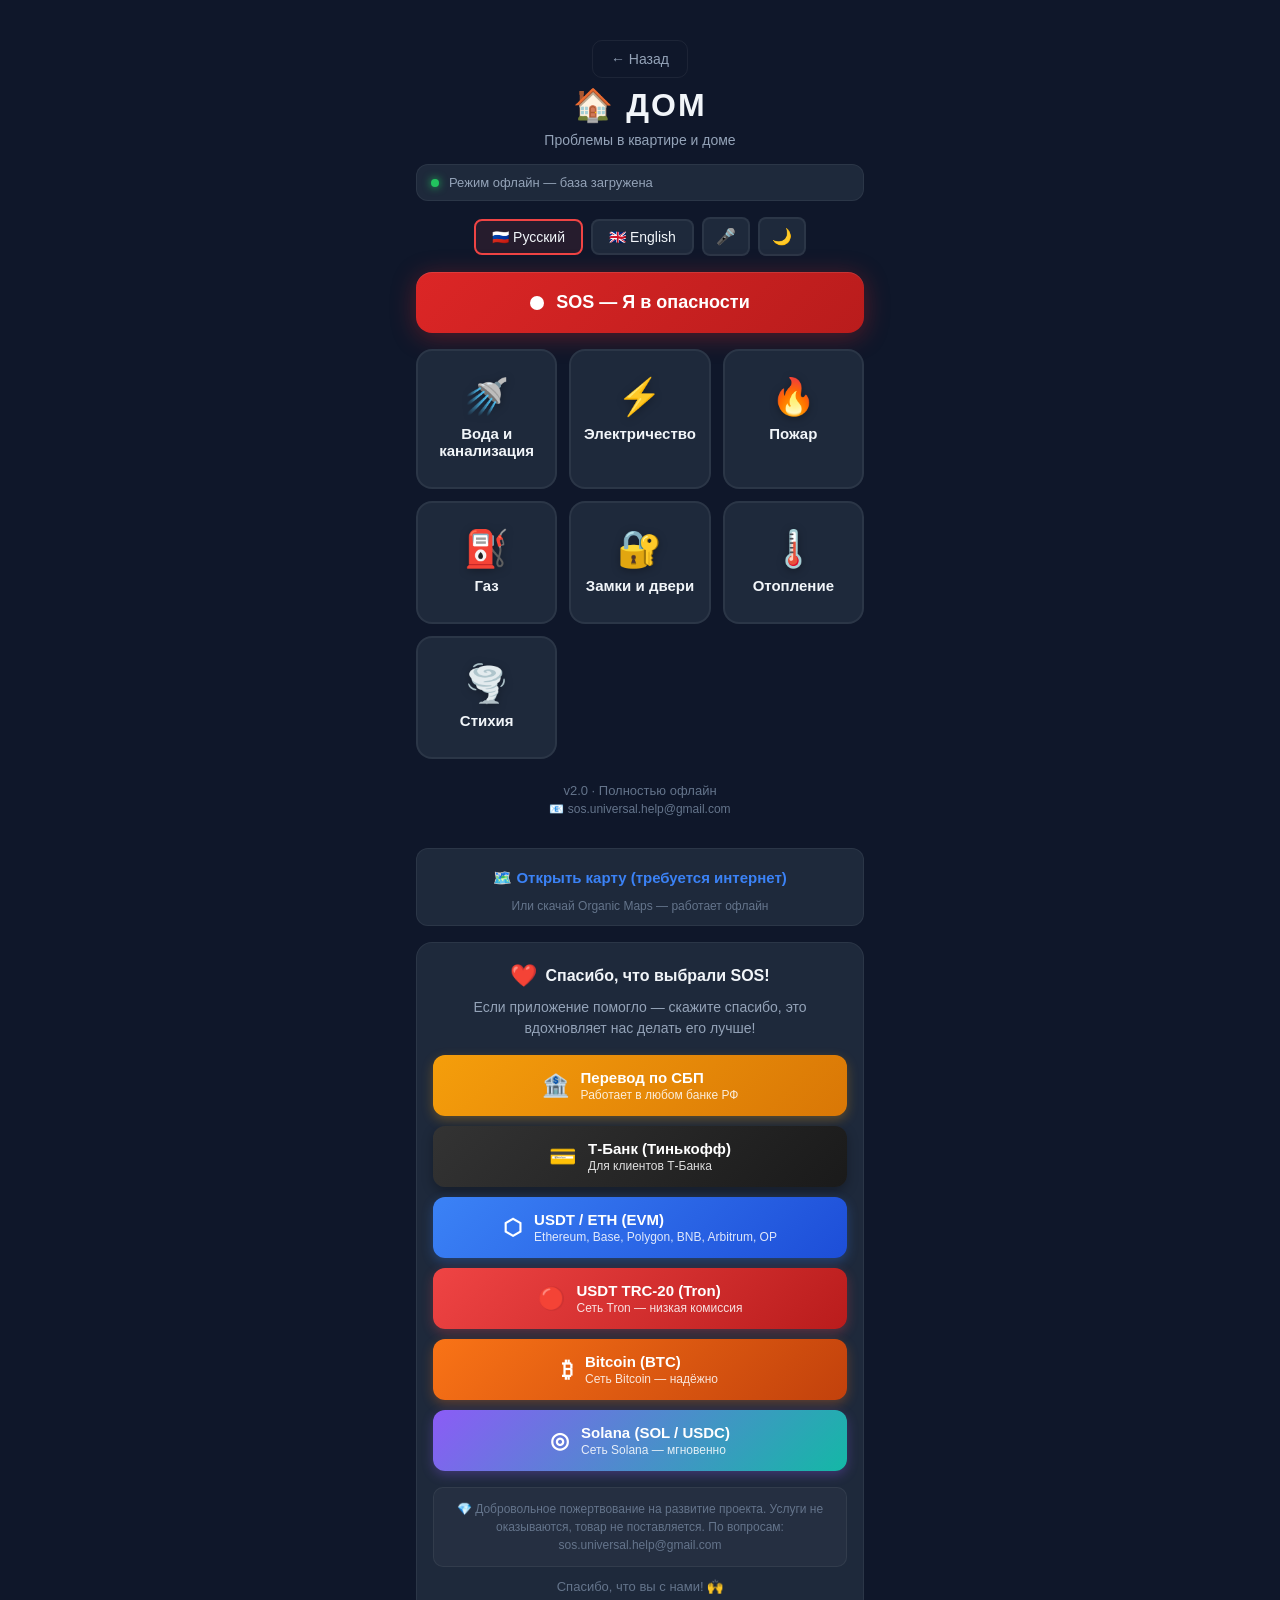
<file: modules/home/index.html>
﻿<!DOCTYPE html>
<html lang="ru">
<head>
  <meta charset="UTF-8">
  <meta name="viewport" content="width=device-width, initial-scale=1.0, maximum-scale=1.0, user-scalable=no">
  <meta name="theme-color" content="#0891b2">
  <meta name="apple-mobile-web-app-capable" content="yes">
  <meta name="apple-mobile-web-app-status-bar-style" content="black-translucent">
  <title>SOS HOME — Помощь при авариях в квартире</title>
  
  <meta name="apple-mobile-web-app-title" content="SOS HOME">
  
  <link rel="manifest" href="../../manifest.json">
  <link rel="apple-touch-icon" href="../../assets/icons/icon-192.png">
  <link rel="stylesheet" href="../../css/styles.css">
  <link rel="stylesheet" href="../../css/modules/home.css">
</head>
<body data-module="home">

  <div class="app">
    <!-- ЭКРАН 1: Главная (категории) -->
    <div class="screen active" id="screen-home">
      <!-- HEADER with back button -->      
      <div class="header">
        <button class="back-btn home-back-btn" onclick="goBack()" data-i18n="back">← Назад</button>
        <h1 style="font-size:32px; letter-spacing:2px;">
          <span data-i18n="app_title_home">🏠 HOME</span>
        </h1>
        <p data-i18n="app_subtitle_home">Проблемы в квартире и доме</p>
      </div> 
      
      <div class="status-bar">
        <div class="dot"></div>
        <span data-i18n="status_online">Режим офлайн — база загружена</span>
      </div>

      <!-- Переключатель языка + тема + микрофон -->
      <div class="lang-switcher">
        <button class="lang-btn active" data-lang="ru" onclick="setLanguage('ru')">
          🇷🇺 Русский
        </button>
        <button class="lang-btn" data-lang="en" onclick="setLanguage('en')">
          🇬🇧 English
        </button>
        <button class="mic-btn" onclick="startVoiceInput()" title="Голосовой ввод">
          🎤
        </button>
        <button class="theme-btn" onclick="toggleTheme()" id="themeToggle">🌙</button>
      </div>

      <button class="sos-btn" onclick="showSOS()">
        <div class="pulse"></div>
        <span data-i18n="sos_button">SOS — Я в опасности</span>
      </button>

      <!-- Сетка 2×4 — 7 категорий -->
      <div class="grid">
        <button class="cat-btn plumbing" onclick="startFlow('plumbing')">
          <span class="icon">🚿</span>
          <span class="label" data-i18n="cat_plumbing">Вода и канализация</span>
        </button>
        <button class="cat-btn electricity" onclick="startFlow('electricity')">
          <span class="icon">⚡</span>
          <span class="label" data-i18n="cat_electricity">Электричество</span>
        </button>
        <button class="cat-btn home_fire" onclick="startFlow('fire')">
          <span class="icon">🔥</span>
          <span class="label" data-i18n="cat_home_fire">Пожар</span>
        </button>
        <button class="cat-btn gas" onclick="startFlow('gas')">
          <span class="icon">⛽</span>
          <span class="label" data-i18n="cat_gas">Газ</span>
        </button>
        <button class="cat-btn lock" onclick="startFlow('lock')">
          <span class="icon">🔐</span>
          <span class="label" data-i18n="cat_lock">Замки и двери</span>
        </button>
        <button class="cat-btn heating" onclick="startFlow('heating')">
          <span class="icon">🌡️</span>
          <span class="label" data-i18n="cat_heating">Отопление</span>
        </button>
        <button class="cat-btn natural" onclick="startFlow('natural')">
          <span class="icon">🌪️</span>
          <span class="label" data-i18n="cat_natural">Стихия</span>
        </button>
      </div>

      <!-- ФУТЕР -->
      <div class="footer">
        <span data-i18n="footer_text">v2.0 · Полностью офлайн</span>
        <span style="display:block; margin-top:4px; font-size:12px; color:var(--text3);">
          📧 <a href="mailto:sos.universal.help@gmail.com" style="color:var(--text3); text-decoration:none;" data-i18n="footer_email">sos.universal.help@gmail.com</a>
        </span>
      </div>

      <!-- Карта -->
      <div class="map-link-block">
        <a href="https://www.openstreetmap.org/" target="_blank" class="map-link" data-i18n="map_link">
          🗺️ Открыть карту (требуется интернет)
        </a>
        <span class="map-hint" data-i18n="map_hint">Или скачай Organic Maps — работает офлайн</span>
      </div>

      <!-- БЛОК ПОДДЕРЖКИ v2.2 — 6 способов (ИСПРАВЛЕНО!) -->
      <div class="support-block" id="supportBlock">
        <div class="support-header">
          <span class="support-heart">❤️</span>
          <span class="support-title" data-i18n="support_title">Спасибо, что выбрали SOS HOME!</span>
        </div>

        <p class="support-desc" data-i18n="support_desc">
          Если приложение помогло — скажите спасибо. Это вдохновляет нас делать его лучше.
        </p>

        <div class="support-methods">

          <!-- СБП -->
          <button class="support-btn sbp" onclick="window.copySBP ? copySBP() : copyToClipboard('+79639424331', '📋 Номер скопирован')" title="Скопировать реквизиты СБП">
            <span class="btn-icon">🏦</span>
            <span class="btn-text">
              <span class="btn-label" data-i18n="support_sbp">Перевод по СБП</span>
              <span class="btn-hint" data-i18n="support_sbp_hint">Работает в любом банке РФ</span>
            </span>
          </button>

          <!-- Т-Банк -->
          <a href="https://www.tinkoff.ru/rm/zima.token1/5z4YV31214" 
             target="_blank" 
             rel="noopener noreferrer nofollow"
             class="support-btn tinkoff"
             onclick="window.trackSupport ? trackSupport('tinkoff') : console.log('[Support] tinkoff')"
             title="Открыть в Т-Банке">
            <span class="btn-icon">💳</span>
            <span class="btn-text">
              <span class="btn-label" data-i18n="support_tinkoff">Т-Банк (Тинькофф)</span>
              <span class="btn-hint" data-i18n="support_tinkoff_hint">Для клиентов Т-Банка</span>
            </span>
          </a>

          <!-- EVM -->
          <button class="support-btn evm" onclick="window.copyCrypto ? copyCrypto('evm') : copyToClipboard('0x428B1872339a628213d8560C1C2aB26146499dcA', '📋 EVM-адрес скопирован')" title="Скопировать EVM-адрес">
            <span class="btn-icon">⬡</span>
            <span class="btn-text">
              <span class="btn-label" data-i18n="support_evm">USDT / ETH (EVM)</span>
              <span class="btn-hint" data-i18n="support_evm_hint">Ethereum, Base, Polygon, BNB, Arbitrum, OP</span>
            </span>
          </button>

          <!-- Tron -->
          <button class="support-btn tron" onclick="window.copyCrypto ? copyCrypto('tron') : copyToClipboard('TYBCg6Ev5uPjAopKxhritoqSuDwVHV5LbT', '📋 Tron-адрес скопирован')" title="Скопировать Tron-адрес">
            <span class="btn-icon">🔴</span>
            <span class="btn-text">
              <span class="btn-label" data-i18n="support_tron">USDT TRC-20 (Tron)</span>
              <span class="btn-hint" data-i18n="support_tron_hint">Сеть Tron — низкая комиссия</span>
            </span>
          </button>

          <!-- Bitcoin — ИСПРАВЛЕНО! -->
          <button class="support-btn bitcoin" onclick="window.copyCrypto ? copyCrypto('bitcoin') : copyToClipboard('bc1qw0lfv4hwvzk9qhax2xp0n4jm94lce4mkn8pwjl', '📋 Bitcoin-адрес скопирован')" title="Скопировать Bitcoin-адрес">
            <span class="btn-icon">₿</span>
            <span class="btn-text">
              <span class="btn-label" data-i18n="support_bitcoin">Bitcoin (BTC)</span>
              <span class="btn-hint" data-i18n="support_bitcoin_hint">Сеть Bitcoin — надёжно</span>
            </span>
          </button>

          <!-- Solana — ИСПРАВЛЕНО! -->
          <button class="support-btn solana" onclick="window.copyCrypto ? copyCrypto('solana') : copyToClipboard('4rPx8Vtk5dcBe8CpCb9ZgaGf9HwW9cf5FesuspijLfCj', '📋 Solana-адрес скопирован')" title="Скопировать Solana-адрес">
            <span class="btn-icon">◎</span>
            <span class="btn-text">
              <span class="btn-label" data-i18n="support_solana">Solana (SOL / USDC)</span>
              <span class="btn-hint" data-i18n="support_solana_hint">Сеть Solana — мгновенно</span>
            </span>
          </button>

        </div>

        <div class="support-legal" data-i18n="support_legal">
          💎 Добровольное пожертвование на развитие проекта. Услуги не оказываются, товар не поставляется. 
          По вопросам: <a href="mailto:sos.universal.help@gmail.com">sos.universal.help@gmail.com</a>
        </div>

        <div class="support-footer">
          <span data-i18n="support_footer">Спасибо, что вы с нами! 🙌</span>
        </div>
      </div>
    </div>

    <!-- ЭКРАН ВОПРОСОВ -->
    <div class="screen" id="screen-questions">
      <button class="back-btn" onclick="goHome()" data-i18n="back">← Назад</button>
      <div class="progress-bar">
        <div class="progress-fill" id="progress"></div>
      </div>
      <div id="question-container"></div>
      <button class="next-btn" id="next-btn" onclick="nextQuestion()" disabled data-i18n="next">Далее</button>
    </div>

    <!-- ЭКРАН РЕЗУЛЬТАТОВ -->
    <div class="screen" id="screen-results">
      <button class="back-btn" onclick="goHome()" data-i18n="back_home">← На главную</button>
      <div class="results-header">
        <div class="results-icon" id="result-icon">🏠</div>
        <h2 id="result-title">Результаты</h2>
        <p id="result-subtitle">Под вашу ситуацию</p>
      </div>
      <div id="results-container"></div>
      <button class="restart-btn" onclick="goHome()" data-i18n="restart">
        🔄 Новый запрос
      </button>
    </div>

    <!-- ЭКРАН SOS -->
    <div class="screen" id="screen-sos">
      <button class="back-btn" onclick="goHome()" data-i18n="back">← Назад</button>
      <div class="sos-card">
        <div class="sos-header">
          <div class="sos-icon">🚨</div>
          <h2 data-i18n="sos_title">Режим SOS</h2>
        </div>
        <p class="sos-desc" data-i18n="sos_desc">Ваши координаты сохранены. При появлении сигнала будет отправлено сообщение экстренным контактам.</p>
        <div class="gps-block">
          <div class="gps-label" data-i18n="sos_gps">📍 GPS-координаты (кэш)</div>
          <div class="gps-coords" id="gps-coords" data-i18n="sos_gps_detecting">Определение...</div>
          <div class="gps-time" id="gps-time">Обновлено: --:--</div>
        </div>
        <div class="contact-block">
          <div class="contact-title" data-i18n="sos_contact_title">📱 Экстренный контакт</div>
          <div class="contact-field">
            <label for="sos-phone" data-i18n="sos_phone_label">Телефон близкого человека *</label>
            <input type="tel" id="sos-phone" placeholder="+7 999 123 45 67" class="contact-input">
          </div>
          <div class="contact-field">
            <label for="sos-name" data-i18n="sos_name_label">Имя близкого человека (опционально)</label>
            <input type="text" id="sos-name" placeholder="Иван" class="contact-input">
          </div>
        </div>
        <button class="send-sos-btn" onclick="sendSOS()" data-i18n="sos_send_btn">
          🆘 ОТПРАВИТЬ SOS
        </button>
        <div class="signals-block">
          <div class="signals-title" data-i18n="sos_signals">📡 Сигналы для спасателей</div>
          <div class="signal-item" onclick="toggleSignal(this)">
            <div class="signal-check"></div>
            <span data-i18n="sos_signal_1">3 огня в треугольнике (международный сигнал бедствия)</span>
          </div>
          <div class="signal-item" onclick="toggleSignal(this)">
            <div class="signal-check"></div>
            <span data-i18n="sos_signal_2">Зеркало / блестящий предмет — отражать солнце</span>
          </div>
          <div class="signal-item" onclick="toggleSignal(this)">
            <div class="signal-check"></div>
            <span data-i18n="sos_signal_3">Громкие звуки — 3 удара, пауза, 3 удара</span>
          </div>
          <div class="signal-item" onclick="toggleSignal(this)">
            <div class="signal-check"></div>
            <span data-i18n="sos_signal_4">Буквы SOS на открытой местности (камни, ветки)</span>
          </div>
        </div>
        <button class="flashlight-btn" onclick="toggleFlashlight()" data-i18n="sos_flashlight">
          🔦 Фонарик (SOS-мигание)
        </button>
        <div class="psychology-block">
          <div class="psychology-title">🧠 Психология выживания</div>
          <div class="psychology-item">
            <span class="psychology-icon">🫁</span>
            <span data-i18n="psychology_breath">Дыши: 4 сек вдох, 4 пауза, 4 выдох</span>
          </div>
          <div class="psychology-item">
            <span class="psychology-icon">📝</span>
            <span data-i18n="psychology_plan">Планируй: разбей день на отрезки</span>
          </div>
          <div class="psychology-item">
            <span class="psychology-icon">🗣️</span>
            <span data-i18n="psychology_talk">Говори с собой вслух — это успокаивает</span>
          </div>
          <div class="psychology-item">
            <span class="psychology-icon">🎯</span>
            <span data-i18n="psychology_goals">Ставь маленькие цели: "собрать дрова на 2 часа"</span>
          </div>
        </div>
      </div>
    </div>

    <!-- ЭКРАН ДЕТАЛЕЙ -->
    <div class="screen" id="screen-detail">
      <button class="back-btn" onclick="showResultsBack()" data-i18n="back_results">← Назад к результатам</button>
      <div id="detail-container"></div>
    </div>
  </div>

  <div class="toast" id="toast"></div>

  <!-- ========================================== -->
  <!-- ПРАВИЛЬНЫЙ ПОРЯДОК ЗАГРУЗКИ СКРИПТОВ v4.0 -->
  <!-- ========================================== -->

  <!-- 1. ЛОКАЛИЗАЦИЯ (СНАЧАЛА!) -->
  <script src="../../core/locales.js"></script>

  <!-- 2. РЕЕСТР — ОБЯЗАТЕЛЬНО ПЕРЕД ДАННЫМИ! -->
  <script src="../../core/registry.js"></script>

  <!-- 3. ТЕМА И ГОЛОС -->
  <script src="../../core/theme.js"></script>
  <script src="../../core/voice.js"></script>

  <!-- 4. РУССКИЕ ДАННЫЕ (HOME) -->
  <script src="data/plumbing.js"></script>
  <script src="data/electricity.js"></script>
  <script src="data/fire.js"></script>
  <script src="data/gas.js"></script>
  <script src="data/lock.js"></script>
  <script src="data/heating.js"></script>
  <script src="data/natural.js"></script>

  <!-- 5. АНГЛИЙСКИЕ ДАННЫЕ (HOME) -->
  <script src="data/en/plumbing-en.js"></script>
  <script src="data/en/electricity-en.js"></script>
  <script src="data/en/fire-en.js"></script>
  <script src="data/en/gas-en.js"></script>
  <script src="data/en/lock-en.js"></script>
  <script src="data/en/heating-en.js"></script>
  <script src="data/en/natural-en.js"></script>

  <!-- 6. ИНИЦИАЛИЗАЦИЯ ЯЗЫКА (ПЕРЕД ДВИЖКОМ!) -->
  <script>
    window.currentLang = localStorage.getItem('language') || 'ru';
    console.log('🌍 Текущий язык инициализирован:', window.currentLang);
  </script>

  <!-- 7. ДВИЖОК (ПОСЛЕ ВСЕХ ДАННЫХ!) -->
  <script src="../../core/engine.js"></script>

  <!-- 8. ПРИЛОЖЕНИЕ (ПОСЛЕДНИМ!) -->
  <script src="../../core/app.js"></script>

  <script>
    // ==========================================
    // ГЛОБАЛЬНЫЕ ФУНКЦИИ ДЛЯ SOS UNIVERSAL
    // (ТОЛЬКО ТЕ, ЧТО НЕ В APP.JS)
    // ==========================================

    // Функция возврата на главный экран (главная страница)
    function goBack() {
      window.location.href = '../../index.html';
    }

    // Функция переключения языка
    function setLanguage(lang) {
      const savedLang = localStorage.getItem('language') || 'ru';
      
      // Если язык изменился - перезагружаем страницу для корректной загрузки данных
      if (savedLang !== lang) {
        localStorage.setItem('language', lang);
        location.reload();
        return;
      }
      
      document.querySelectorAll('.lang-btn').forEach(btn => {
        btn.classList.toggle('active', btn.dataset.lang === lang);
      });
      
      // Обновляем текущий язык в движке
      if (typeof window.currentLang !== 'undefined') {
        window.currentLang = lang;
      }
      
      // Обновляем переводы
      updateTranslations(lang);
    }

    // Функция обновления переводов
    function updateTranslations(lang) {
      const texts = typeof LOCALES !== 'undefined' ? (LOCALES[lang] || LOCALES.ru) : {};
      document.querySelectorAll('[data-i18n]').forEach(el => {
        const key = el.dataset.i18n;
        if (texts[key]) {
          el.textContent = texts[key];
        }
      });
    }

    // Функция голосового ввода (заглушка)
    function startVoiceInput() {
      showToast('🎤 Голосовой ввод будет добавлен позже');
    }

    // ✅ FALLBACK-ФУНКЦИЯ КОПИРОВАНИЯ (ЕСЛИ APP.JS НЕ ЗАГРУЗИЛСЯ)
    function copyToClipboard(text, msg) {
      if (navigator.clipboard && navigator.clipboard.writeText) {
        navigator.clipboard.writeText(text).then(() => {
          showToast ? showToast(msg) : alert(msg);
        }).catch(() => {
          fallbackCopy(text, msg);
        });
      } else {
        fallbackCopy(text, msg);
      }
    }

    function fallbackCopy(text, msg) {
      const ta = document.createElement('textarea');
      ta.value = text;
      ta.style.position = 'fixed';
      ta.style.opacity = '0';
      document.body.appendChild(ta);
      ta.select();
      try {
        document.execCommand('copy');
        showToast ? showToast(msg) : alert(msg);
      } catch (e) {
        showToast ? showToast('Реквизиты: ' + text) : alert('Реквизиты: ' + text);
      }
      document.body.removeChild(ta);
    }

    // ==========================================
    // 🔄 АВТОМАТИЧЕСКОЕ ОБНОВЛЕНИЕ PWA
    // ==========================================

    let swUpdateAvailable = false;

    if ('serviceWorker' in navigator) {
      navigator.serviceWorker.register('../../sw.js')
        .then(reg => {
          console.log('✅ SW registered:', reg.scope);
          
          // Проверка обновлений каждые 60 минут
          setInterval(() => {
            reg.update().then(() => {
              console.log('🔄 SW check for updates');
            }).catch(err => {
              console.warn('⚠️ SW update check failed:', err);
            });
          }, 60 * 60 * 1000);
          
          reg.addEventListener('updatefound', () => {
            const newSW = reg.installing;
            console.log('🔄 New SW found, installing...');
            
            newSW.addEventListener('statechange', () => {
              if (newSW.state === 'installed' && navigator.serviceWorker.controller) {
                swUpdateAvailable = true;
                showToast('🔄 Доступна новая версия! Перезагрузите страницу.');
                console.log('🔄 Update available! Please refresh.');
              }
            });
          });
        })
        .catch(err => console.error('❌ SW registration failed:', err));
      
      navigator.serviceWorker.addEventListener('controllerchange', () => {
        console.log('🔄 Service Worker обновлён!');
        showToast('✅ Приложение обновлено! Перезагрузите страницу.');
      });
    }

    // ✅ ВСЕ ЗАГРУЗКИ В ОДНОМ МЕСТЕ (язык, тема, SW, авто-SOS)
    document.addEventListener('DOMContentLoaded', function() {
      // 1. Авто-открытие SOS при переходе с главной
      if (localStorage.getItem('sos_auto_open') === '1') {
        localStorage.removeItem('sos_auto_open');
        setTimeout(() => {
          if (typeof showSOS === 'function') showSOS();
        }, 400);
      }

      // 2. Язык
      const savedLang = localStorage.getItem('language') || 'ru';
      setLanguage(savedLang);
      
      // 3. Тема
      if (typeof loadTheme === 'function') {
        loadTheme();
      }
      
      // 4. Проверка обновлений SW при загрузке
      if ('serviceWorker' in navigator) {
        navigator.serviceWorker.ready.then(registration => {
          registration.update().then(() => {
            console.log('🔄 SW update check on page load');
          }).catch(err => {
            console.warn('⚠️ SW update check failed:', err);
          });
        });
      }
    });
  </script>
</body>
</html>
</file>
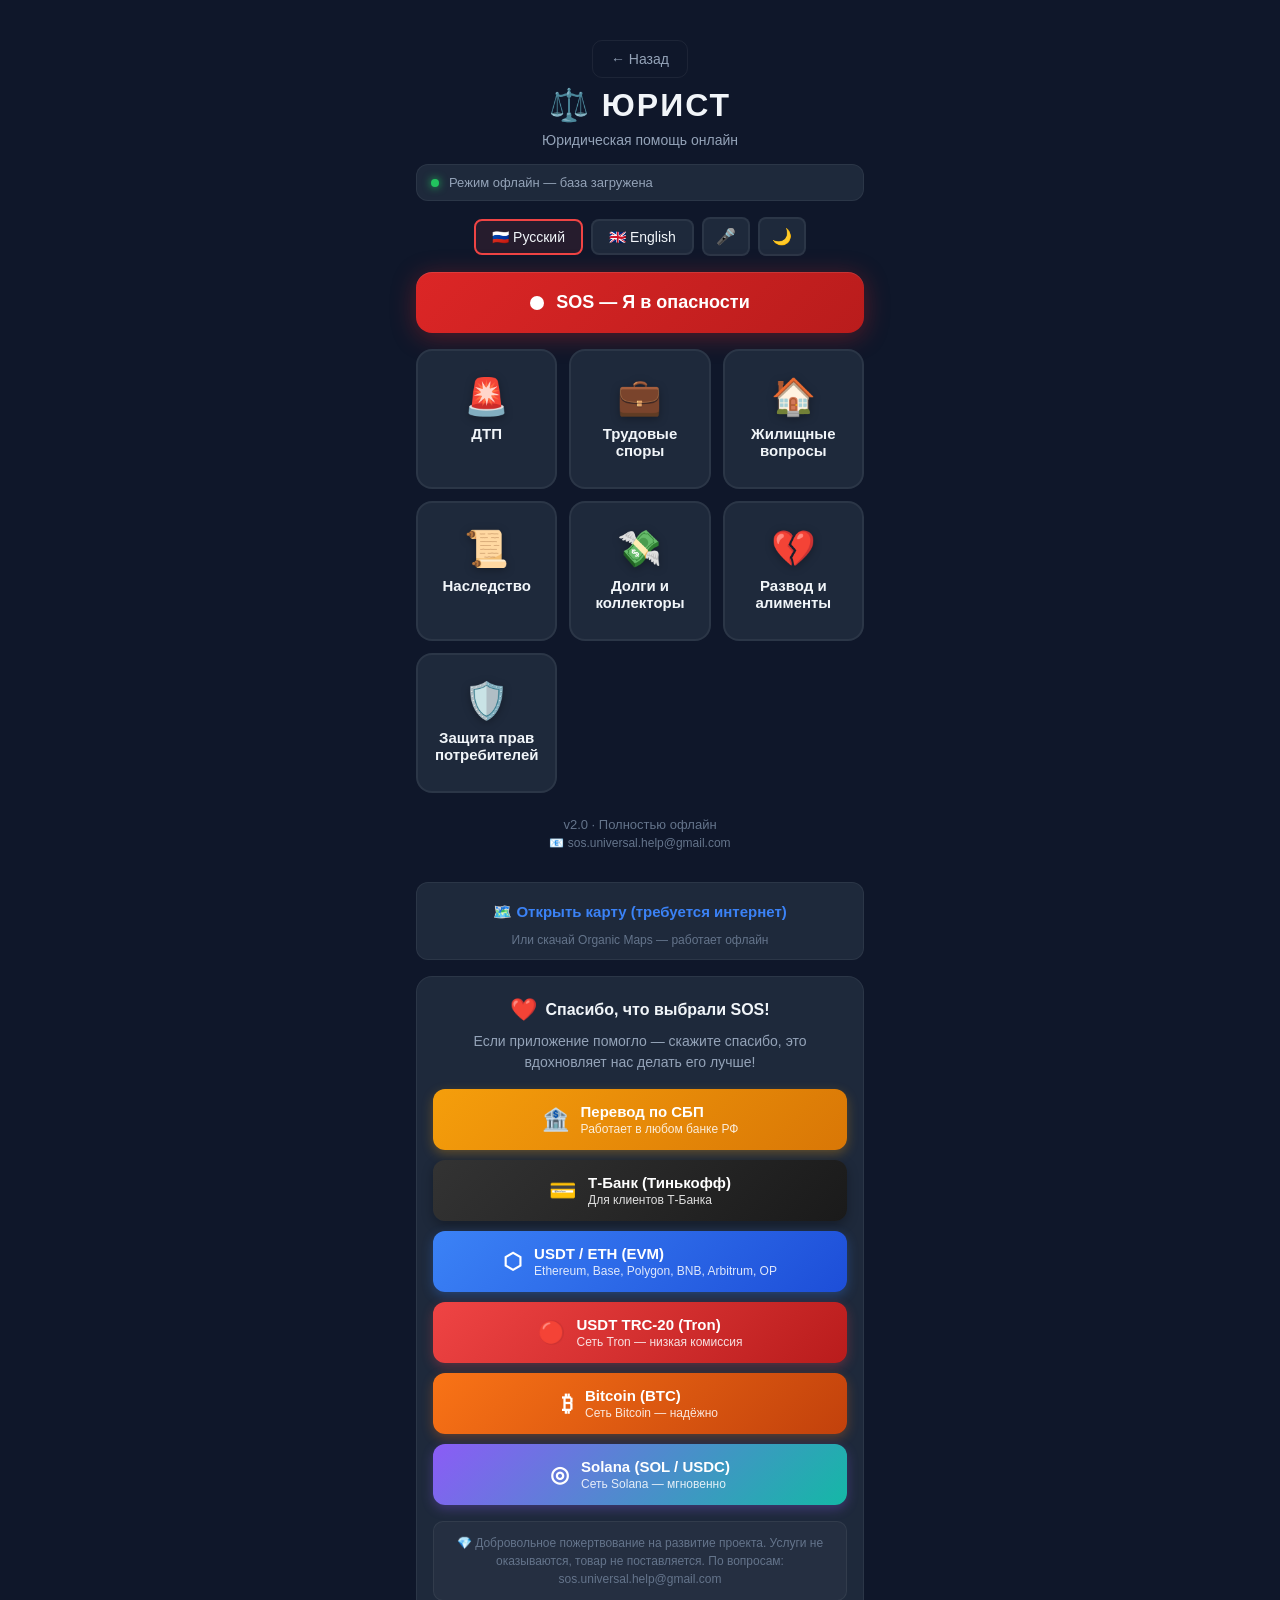
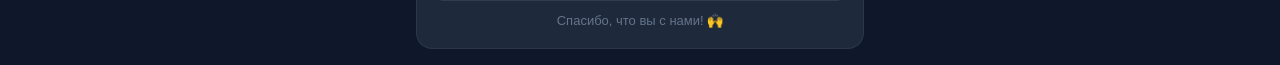
<file: modules/lawyer/index.html>
﻿<!DOCTYPE html>
<html lang="ru">
<head>
  <meta charset="UTF-8">
  <meta name="viewport" content="width=device-width, initial-scale=1.0, maximum-scale=1.0, user-scalable=no">
  <meta name="theme-color" content="#7c3aed">
  <meta name="apple-mobile-web-app-capable" content="yes">
  <meta name="apple-mobile-web-app-status-bar-style" content="black-translucent">
  <title>SOS LAWYER — Юридическая помощь в любой ситуации</title>
  
  <meta name="apple-mobile-web-app-title" content="SOS LAWYER">
  
  <link rel="manifest" href="../../manifest.json">
  <link rel="apple-touch-icon" href="../../assets/icons/icon-192.png">
  <link rel="stylesheet" href="../../css/styles.css">
  <link rel="stylesheet" href="../../css/modules/lawyer.css">
</head>
<body data-module="lawyer">

  <div class="app">
    <!-- ЭКРАН 1: Главная (категории) -->
    <div class="screen active" id="screen-home">
      <!-- HEADER with back button -->
      <div class="header">
        <button class="back-btn home-back-btn" onclick="goBack()" data-i18n="back">← Назад</button>
        <h1 style="font-size:32px; letter-spacing:2px;">
          <span data-i18n="app_title_lawyer">⚖️ LAWYER</span>
        </h1>
        <p data-i18n="app_subtitle_lawyer">Юридическая помощь онлайн</p>
      </div> 
      
      <div class="status-bar">
        <div class="dot"></div>
        <span data-i18n="status_online">Режим офлайн — база загружена</span>
      </div>

      <!-- Переключатель языка + тема + микрофон -->
      <div class="lang-switcher">
        <button class="lang-btn active" data-lang="ru" onclick="setLanguage('ru')">
          🇷🇺 Русский
        </button>
        <button class="lang-btn" data-lang="en" onclick="setLanguage('en')">
          🇬🇧 English
        </button>
        <button class="mic-btn" onclick="startVoiceInput()" title="Голосовой ввод">
          🎤
        </button>
        <button class="theme-btn" onclick="toggleTheme()" id="themeToggle">🌙</button>
      </div>

      <button class="sos-btn" onclick="showSOS()">
        <div class="pulse"></div>
        <span data-i18n="sos_button">SOS — Я в опасности</span>
      </button>

      <!-- Сетка 2×4 — 7 категорий юридических проблем -->
      <div class="grid">
        <button class="cat-btn dtp_lawyer" onclick="startFlow('dtp')">
          <span class="icon">🚨</span>
          <span class="label" data-i18n="cat_dtp_lawyer">ДТП / Авария</span>
        </button>
        <button class="cat-btn labor" onclick="startFlow('labor')">
          <span class="icon">💼</span>
          <span class="label" data-i18n="cat_labor">Трудовые споры</span>
        </button>
        <button class="cat-btn housing" onclick="startFlow('housing')">
          <span class="icon">🏠</span>
          <span class="label" data-i18n="cat_housing">Жилищные вопросы</span>
        </button>
        <button class="cat-btn inheritance" onclick="startFlow('inheritance')">
          <span class="icon">📜</span>
          <span class="label" data-i18n="cat_inheritance">Наследство</span>
        </button>
        <button class="cat-btn debts" onclick="startFlow('debts')">
          <span class="icon">💸</span>
          <span class="label" data-i18n="cat_debts">Долги и коллекторы</span>
        </button>
        <button class="cat-btn divorce" onclick="startFlow('divorce')">
          <span class="icon">💔</span>
          <span class="label" data-i18n="cat_divorce">Развод и алименты</span>
        </button>
        <button class="cat-btn consumer" onclick="startFlow('consumer')">
          <span class="icon">🛡️</span>
          <span class="label" data-i18n="cat_consumer">Защита прав потребителей</span>
        </button>
      </div>

      <!-- ФУТЕР -->
      <div class="footer">
        <span data-i18n="footer_text">v2.0 · Полностью офлайн</span>
        <span style="display:block; margin-top:4px; font-size:12px; color:var(--text3);">
          📧 <a href="mailto:sos.universal.help@gmail.com" style="color:var(--text3); text-decoration:none;" data-i18n="footer_email">sos.universal.help@gmail.com</a>
        </span>
      </div>

      <!-- Карта -->
      <div class="map-link-block">
        <a href="https://www.openstreetmap.org/" target="_blank" class="map-link" data-i18n="map_link">
          🗺️ Открыть карту (требуется интернет)
        </a>
        <span class="map-hint" data-i18n="map_hint">Или скачай Organic Maps — работает офлайн</span>
      </div>

      <!-- БЛОК ПОДДЕРЖКИ v2.2 — 6 способов (ИСПРАВЛЕНО!) -->
      <div class="support-block" id="supportBlock">
        <div class="support-header">
          <span class="support-heart">❤️</span>
          <span class="support-title" data-i18n="support_title">Спасибо, что выбрали SOS LAWYER!</span>
        </div>

        <p class="support-desc" data-i18n="support_desc">
          Если приложение помогло — скажите спасибо. Это вдохновляет нас делать его лучше.
        </p>

        <div class="support-methods">

          <!-- СБП -->
          <button class="support-btn sbp" onclick="window.copySBP ? copySBP() : copyToClipboard('+79639424331', '📋 Номер скопирован')" title="Скопировать реквизиты СБП">
            <span class="btn-icon">🏦</span>
            <span class="btn-text">
              <span class="btn-label" data-i18n="support_sbp">Перевод по СБП</span>
              <span class="btn-hint" data-i18n="support_sbp_hint">Работает в любом банке РФ</span>
            </span>
          </button>

          <!-- Т-Банк -->
          <a href="https://www.tinkoff.ru/rm/zima.token1/5z4YV31214" 
             target="_blank" 
             rel="noopener noreferrer nofollow"
             class="support-btn tinkoff"
             onclick="window.trackSupport ? trackSupport('tinkoff') : console.log('[Support] tinkoff')"
             title="Открыть в Т-Банке">
            <span class="btn-icon">💳</span>
            <span class="btn-text">
              <span class="btn-label" data-i18n="support_tinkoff">Т-Банк (Тинькофф)</span>
              <span class="btn-hint" data-i18n="support_tinkoff_hint">Для клиентов Т-Банка</span>
            </span>
          </a>

          <!-- EVM -->
          <button class="support-btn evm" onclick="window.copyCrypto ? copyCrypto('evm') : copyToClipboard('0x428B1872339a628213d8560C1C2aB26146499dcA', '📋 EVM-адрес скопирован')" title="Скопировать EVM-адрес">
            <span class="btn-icon">⬡</span>
            <span class="btn-text">
              <span class="btn-label" data-i18n="support_evm">USDT / ETH (EVM)</span>
              <span class="btn-hint" data-i18n="support_evm_hint">Ethereum, Base, Polygon, BNB, Arbitrum, OP</span>
            </span>
          </button>

          <!-- Tron -->
          <button class="support-btn tron" onclick="window.copyCrypto ? copyCrypto('tron') : copyToClipboard('TYBCg6Ev5uPjAopKxhritoqSuDwVHV5LbT', '📋 Tron-адрес скопирован')" title="Скопировать Tron-адрес">
            <span class="btn-icon">🔴</span>
            <span class="btn-text">
              <span class="btn-label" data-i18n="support_tron">USDT TRC-20 (Tron)</span>
              <span class="btn-hint" data-i18n="support_tron_hint">Сеть Tron — низкая комиссия</span>
            </span>
          </button>

          <!-- Bitcoin — ИСПРАВЛЕНО! -->
          <button class="support-btn bitcoin" onclick="window.copyCrypto ? copyCrypto('bitcoin') : copyToClipboard('bc1qw0lfv4hwvzk9qhax2xp0n4jm94lce4mkn8pwjl', '📋 Bitcoin-адрес скопирован')" title="Скопировать Bitcoin-адрес">
            <span class="btn-icon">₿</span>
            <span class="btn-text">
              <span class="btn-label" data-i18n="support_bitcoin">Bitcoin (BTC)</span>
              <span class="btn-hint" data-i18n="support_bitcoin_hint">Сеть Bitcoin — надёжно</span>
            </span>
          </button>

          <!-- Solana — ИСПРАВЛЕНО! -->
          <button class="support-btn solana" onclick="window.copyCrypto ? copyCrypto('solana') : copyToClipboard('4rPx8Vtk5dcBe8CpCb9ZgaGf9HwW9cf5FesuspijLfCj', '📋 Solana-адрес скопирован')" title="Скопировать Solana-адрес">
            <span class="btn-icon">◎</span>
            <span class="btn-text">
              <span class="btn-label" data-i18n="support_solana">Solana (SOL / USDC)</span>
              <span class="btn-hint" data-i18n="support_solana_hint">Сеть Solana — мгновенно</span>
            </span>
          </button>

        </div>

        <div class="support-legal" data-i18n="support_legal">
          💎 Добровольное пожертвование на развитие проекта. Услуги не оказываются, товар не поставляется. 
          По вопросам: <a href="mailto:sos.universal.help@gmail.com">sos.universal.help@gmail.com</a>
        </div>

        <div class="support-footer">
          <span data-i18n="support_footer">Спасибо, что вы с нами! 🙌</span>
        </div>
      </div>
    </div>

    <!-- ЭКРАН ВОПРОСОВ -->
    <div class="screen" id="screen-questions">
      <button class="back-btn" onclick="goHome()" data-i18n="back">← Назад</button>
      <div class="progress-bar">
        <div class="progress-fill" id="progress"></div>
      </div>
      <div id="question-container"></div>
      <button class="next-btn" id="next-btn" onclick="nextQuestion()" disabled data-i18n="next">Далее</button>
    </div>

    <!-- ЭКРАН РЕЗУЛЬТАТОВ -->
    <div class="screen" id="screen-results">
      <button class="back-btn" onclick="goHome()" data-i18n="back_home">← На главную</button>
      <div class="results-header">
        <div class="results-icon" id="result-icon">⚖️</div>
        <h2 id="result-title">Результаты</h2>
        <p id="result-subtitle">Под вашу ситуацию</p>
      </div>
      <div id="results-container"></div>
      <button class="restart-btn" onclick="goHome()" data-i18n="restart">
        🔄 Новый запрос
      </button>
    </div>

    <!-- ЭКРАН SOS -->
    <div class="screen" id="screen-sos">
      <button class="back-btn" onclick="goHome()" data-i18n="back">← Назад</button>
      <div class="sos-card">
        <div class="sos-header">
          <div class="sos-icon">🚨</div>
          <h2 data-i18n="sos_title">Режим SOS</h2>
        </div>
        <p class="sos-desc" data-i18n="sos_desc">Ваши координаты сохранены. При появлении сигнала будет отправлено сообщение экстренным контактам.</p>
        <div class="gps-block">
          <div class="gps-label" data-i18n="sos_gps">📍 GPS-координаты (кэш)</div>
          <div class="gps-coords" id="gps-coords" data-i18n="sos_gps_detecting">Определение...</div>
          <div class="gps-time" id="gps-time">Обновлено: --:--</div>
        </div>
        <div class="contact-block">
          <div class="contact-title" data-i18n="sos_contact_title">📱 Экстренный контакт</div>
          <div class="contact-field">
            <label for="sos-phone" data-i18n="sos_phone_label">Телефон близкого человека *</label>
            <input type="tel" id="sos-phone" placeholder="+7 999 123 45 67" class="contact-input">
          </div>
          <div class="contact-field">
            <label for="sos-name" data-i18n="sos_name_label">Имя близкого человека (опционально)</label>
            <input type="text" id="sos-name" placeholder="Иван" class="contact-input">
          </div>
        </div>
        <button class="send-sos-btn" onclick="sendSOS()" data-i18n="sos_send_btn">
          🆘 ОТПРАВИТЬ SOS
        </button>
        <div class="signals-block">
          <div class="signals-title" data-i18n="sos_signals">📡 Сигналы для спасателей</div>
          <div class="signal-item" onclick="toggleSignal(this)">
            <div class="signal-check"></div>
            <span data-i18n="sos_signal_1">3 огня в треугольнике (международный сигнал бедствия)</span>
          </div>
          <div class="signal-item" onclick="toggleSignal(this)">
            <div class="signal-check"></div>
            <span data-i18n="sos_signal_2">Зеркало / блестящий предмет — отражать солнце</span>
          </div>
          <div class="signal-item" onclick="toggleSignal(this)">
            <div class="signal-check"></div>
            <span data-i18n="sos_signal_3">Громкие звуки — 3 удара, пауза, 3 удара</span>
          </div>
          <div class="signal-item" onclick="toggleSignal(this)">
            <div class="signal-check"></div>
            <span data-i18n="sos_signal_4">Буквы SOS на открытой местности (камни, ветки)</span>
          </div>
        </div>
        <button class="flashlight-btn" onclick="toggleFlashlight()" data-i18n="sos_flashlight">
          🔦 Фонарик (SOS-мигание)
        </button>
        <div class="psychology-block">
          <div class="psychology-title">🧠 Психология выживания</div>
          <div class="psychology-item">
            <span class="psychology-icon">🫁</span>
            <span data-i18n="psychology_breath">Дыши: 4 сек вдох, 4 пауза, 4 выдох</span>
          </div>
          <div class="psychology-item">
            <span class="psychology-icon">📝</span>
            <span data-i18n="psychology_plan">Планируй: разбей день на отрезки</span>
          </div>
          <div class="psychology-item">
            <span class="psychology-icon">🗣️</span>
            <span data-i18n="psychology_talk">Говори с собой вслух — это успокаивает</span>
          </div>
          <div class="psychology-item">
            <span class="psychology-icon">🎯</span>
            <span data-i18n="psychology_goals">Ставь маленькие цели: "собрать дрова на 2 часа"</span>
          </div>
        </div>
      </div>
    </div>

    <!-- ЭКРАН ДЕТАЛЕЙ -->
    <div class="screen" id="screen-detail">
      <button class="back-btn" onclick="showResultsBack()" data-i18n="back_results">← Назад к результатам</button>
      <div id="detail-container"></div>
    </div>
  </div>

  <div class="toast" id="toast"></div>

  <!-- ========================================== -->
  <!-- ПРАВИЛЬНЫЙ ПОРЯДОК ЗАГРУЗКИ СКРИПТОВ v4.0 -->
  <!-- ========================================== -->

  <!-- 1. ЛОКАЛИЗАЦИЯ (СНАЧАЛА!) -->
  <script src="../../core/locales.js"></script>

  <!-- 2. РЕЕСТР — ОБЯЗАТЕЛЬНО ПЕРЕД ДАННЫМИ! -->
  <script src="../../core/registry.js"></script>

  <!-- 3. ТЕМА И ГОЛОС -->
  <script src="../../core/theme.js"></script>
  <script src="../../core/voice.js"></script>

  <!-- 4. РУССКИЕ ДАННЫЕ (LAWYER) -->
  <script src="data/dtp.js"></script>
  <script src="data/labor.js"></script>
  <script src="data/housing.js"></script>
  <script src="data/inheritance.js"></script>
  <script src="data/debts.js"></script>
  <script src="data/divorce.js"></script>
  <script src="data/consumer.js"></script>

  <!-- 5. АНГЛИЙСКИЕ ДАННЫЕ (LAWYER) -->
  <script src="data/en/dtp-en.js"></script>
  <script src="data/en/labor-en.js"></script>
  <script src="data/en/housing-en.js"></script>
  <script src="data/en/inheritance-en.js"></script>
  <script src="data/en/debts-en.js"></script>
  <script src="data/en/divorce-en.js"></script>
  <script src="data/en/consumer-en.js"></script>

  <!-- 6. ИНИЦИАЛИЗАЦИЯ ЯЗЫКА (ПЕРЕД ДВИЖКОМ!) -->
  <script>
    window.currentLang = localStorage.getItem('language') || 'ru';
    console.log('🌍 Текущий язык инициализирован:', window.currentLang);
  </script>

  <!-- 7. ДВИЖОК (ПОСЛЕ ВСЕХ ДАННЫХ!) -->
  <script src="../../core/engine.js"></script>

  <!-- 8. ПРИЛОЖЕНИЕ (ПОСЛЕДНИМ!) -->
  <script src="../../core/app.js"></script>

  <script>
    // ==========================================
    // ГЛОБАЛЬНЫЕ ФУНКЦИИ ДЛЯ SOS UNIVERSAL
    // (ТОЛЬКО ТЕ, ЧТО НЕ В APP.JS)
    // ==========================================

    // Функция возврата на главный экран (главная страница)
    function goBack() {
      window.location.href = '../../index.html';
    }

    // Функция переключения языка
    function setLanguage(lang) {
      const savedLang = localStorage.getItem('language') || 'ru';
      
      // Если язык изменился - перезагружаем страницу для корректной загрузки данных
      if (savedLang !== lang) {
        localStorage.setItem('language', lang);
        location.reload();
        return;
      }
      
      document.querySelectorAll('.lang-btn').forEach(btn => {
        btn.classList.toggle('active', btn.dataset.lang === lang);
      });
      
      // Обновляем текущий язык в движке
      if (typeof window.currentLang !== 'undefined') {
        window.currentLang = lang;
      }
      
      // Обновляем переводы
      updateTranslations(lang);
    }

    // Функция обновления переводов
    function updateTranslations(lang) {
      const texts = typeof LOCALES !== 'undefined' ? (LOCALES[lang] || LOCALES.ru) : {};
      document.querySelectorAll('[data-i18n]').forEach(el => {
        const key = el.dataset.i18n;
        if (texts[key]) {
          el.textContent = texts[key];
        }
      });
    }

    // Функция голосового ввода (заглушка)
    function startVoiceInput() {
      showToast('🎤 Голосовой ввод будет добавлен позже');
    }

    // ✅ FALLBACK-ФУНКЦИЯ КОПИРОВАНИЯ (ЕСЛИ APP.JS НЕ ЗАГРУЗИЛСЯ)
    function copyToClipboard(text, msg) {
      if (navigator.clipboard && navigator.clipboard.writeText) {
        navigator.clipboard.writeText(text).then(() => {
          showToast ? showToast(msg) : alert(msg);
        }).catch(() => {
          fallbackCopy(text, msg);
        });
      } else {
        fallbackCopy(text, msg);
      }
    }

    function fallbackCopy(text, msg) {
      const ta = document.createElement('textarea');
      ta.value = text;
      ta.style.position = 'fixed';
      ta.style.opacity = '0';
      document.body.appendChild(ta);
      ta.select();
      try {
        document.execCommand('copy');
        showToast ? showToast(msg) : alert(msg);
      } catch (e) {
        showToast ? showToast('Реквизиты: ' + text) : alert('Реквизиты: ' + text);
      }
      document.body.removeChild(ta);
    }

    // ==========================================
    // 🔄 АВТОМАТИЧЕСКОЕ ОБНОВЛЕНИЕ PWA
    // ==========================================

    let swUpdateAvailable = false;

    if ('serviceWorker' in navigator) {
      navigator.serviceWorker.register('../../sw.js')
        .then(reg => {
          console.log('✅ SW registered:', reg.scope);
          
          // Проверка обновлений каждые 60 минут
          setInterval(() => {
            reg.update().then(() => {
              console.log('🔄 SW check for updates');
            }).catch(err => {
              console.warn('⚠️ SW update check failed:', err);
            });
          }, 60 * 60 * 1000);
          
          reg.addEventListener('updatefound', () => {
            const newSW = reg.installing;
            console.log('🔄 New SW found, installing...');
            
            newSW.addEventListener('statechange', () => {
              if (newSW.state === 'installed' && navigator.serviceWorker.controller) {
                swUpdateAvailable = true;
                showToast('🔄 Доступна новая версия! Перезагрузите страницу.');
                console.log('🔄 Update available! Please refresh.');
              }
            });
          });
        })
        .catch(err => console.error('❌ SW registration failed:', err));
      
      navigator.serviceWorker.addEventListener('controllerchange', () => {
        console.log('🔄 Service Worker обновлён!');
        showToast('✅ Приложение обновлено! Перезагрузите страницу.');
      });
    }

    // ✅ ВСЕ ЗАГРУЗКИ В ОДНОМ МЕСТЕ (язык, тема, SW, авто-SOS)
    document.addEventListener('DOMContentLoaded', function() {
      // 1. Авто-открытие SOS при переходе с главной
      if (localStorage.getItem('sos_auto_open') === '1') {
        localStorage.removeItem('sos_auto_open');
        setTimeout(() => {
          if (typeof showSOS === 'function') showSOS();
        }, 400);
      }

      // 2. Язык
      const savedLang = localStorage.getItem('language') || 'ru';
      setLanguage(savedLang);
      
      // 3. Тема
      if (typeof loadTheme === 'function') {
        loadTheme();
      }
      
      // 4. Проверка обновлений SW при загрузке
      if ('serviceWorker' in navigator) {
        navigator.serviceWorker.ready.then(registration => {
          registration.update().then(() => {
            console.log('🔄 SW update check on page load');
          }).catch(err => {
            console.warn('⚠️ SW update check failed:', err);
          });
        });
      }
    });
  </script>
</body>
</html>
</file>
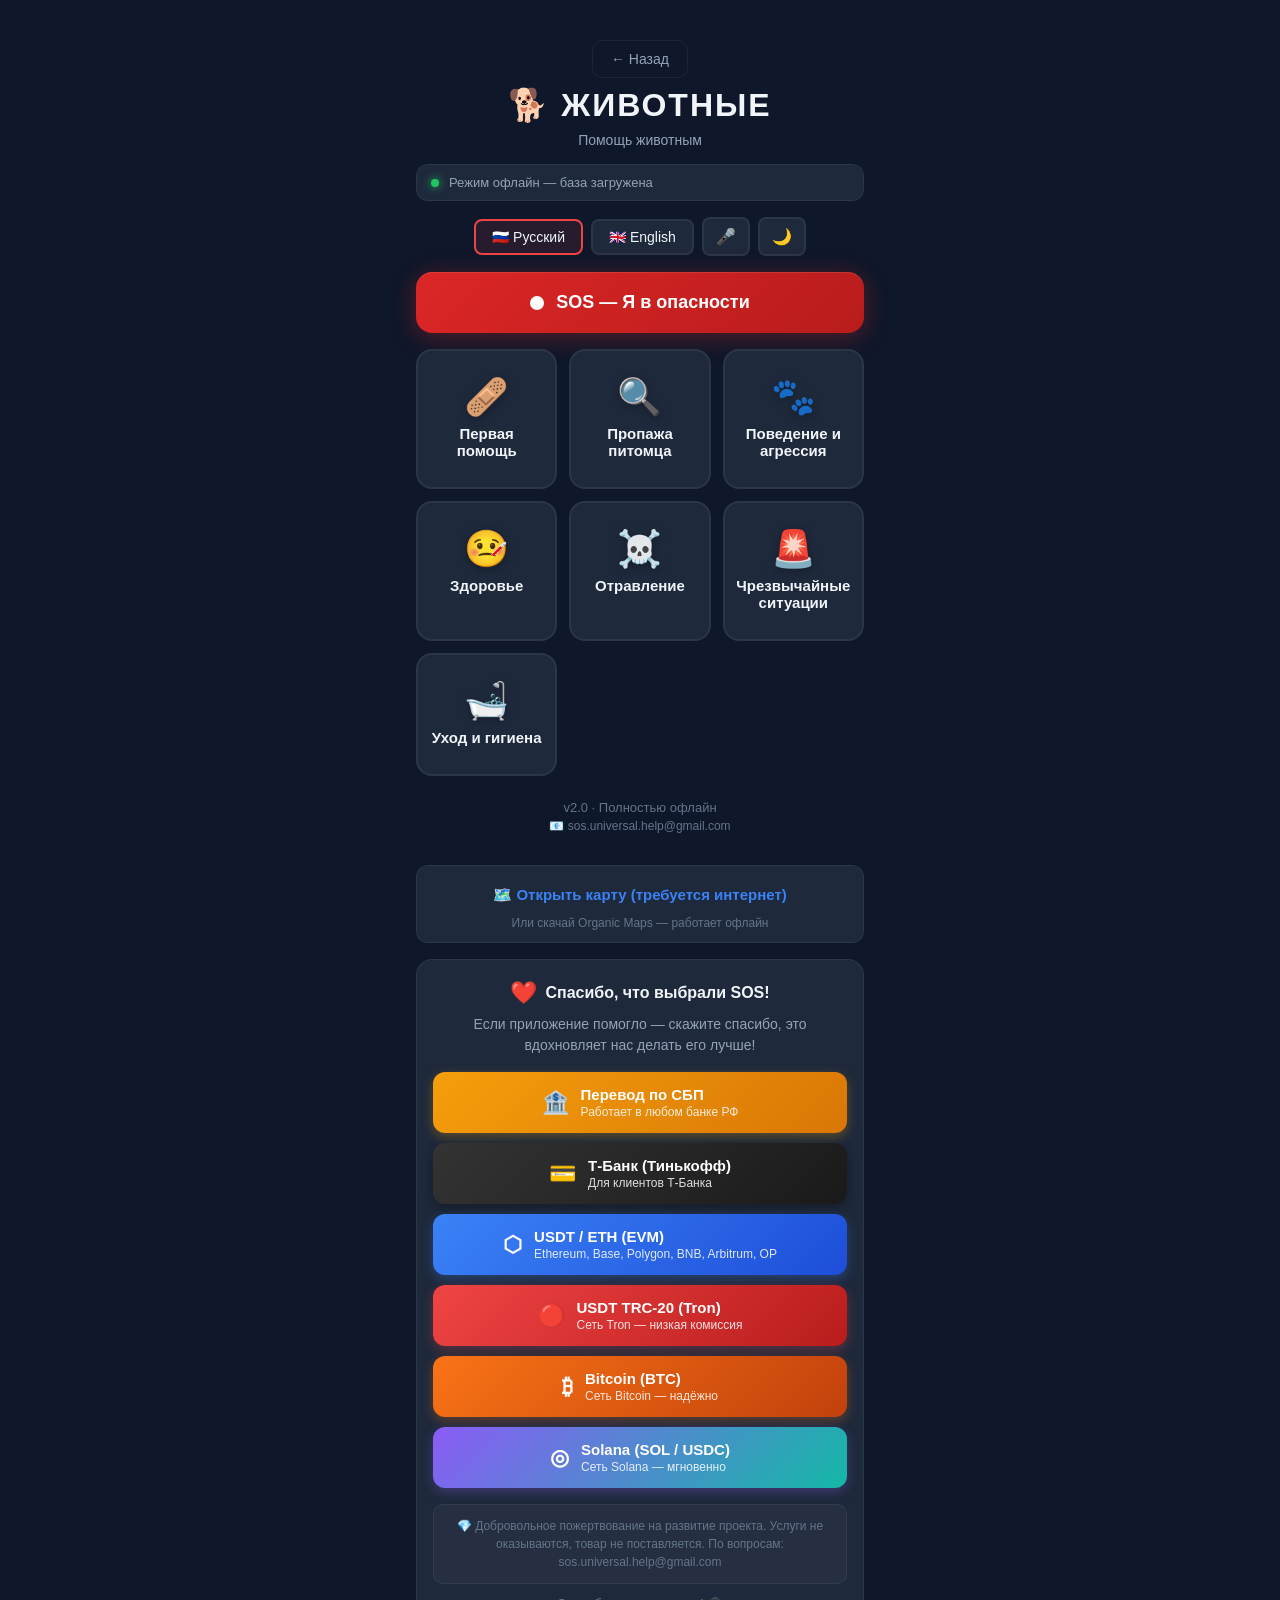
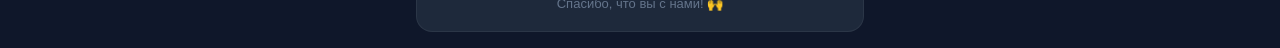
<file: modules/pets/index.html>
﻿<!DOCTYPE html>
<html lang="ru">
<head>
  <meta charset="UTF-8">
  <meta name="viewport" content="width=device-width, initial-scale=1.0, maximum-scale=1.0, user-scalable=no">
  <meta name="theme-color" content="#9333ea">
  <meta name="apple-mobile-web-app-capable" content="yes">
  <meta name="apple-mobile-web-app-status-bar-style" content="black-translucent">
  <title>SOS PETS — Помощь питомцам в любой ситуации</title>
  
  <meta name="apple-mobile-web-app-title" content="SOS PETS">
  
  <link rel="manifest" href="../../manifest.json">
  <link rel="apple-touch-icon" href="../../assets/icons/icon-192.png">
  <link rel="stylesheet" href="../../css/styles.css">
  <link rel="stylesheet" href="../../css/modules/pets.css">
</head>
<body data-module="pets">

  <div class="app">
    <!-- ЭКРАН 1: Главная (категории) -->
    <div class="screen active" id="screen-home">
      <!-- HEADER with back button -->
      <div class="header">
        <button class="back-btn home-back-btn" onclick="goBack()" data-i18n="back">← Назад</button>
        <h1 style="font-size:32px; letter-spacing:2px;">
          <span data-i18n="app_title_pets">🐕 PETS</span>
        </h1>
        <p data-i18n="app_subtitle_pets">Помощь животным</p>
      </div> 
      
      <div class="status-bar">
        <div class="dot"></div>
        <span data-i18n="status_online">Режим офлайн — база загружена</span>
      </div>

      <!-- Переключатель языка + тема + микрофон -->
      <div class="lang-switcher">
        <button class="lang-btn active" data-lang="ru" onclick="setLanguage('ru')">
          🇷🇺 Русский
        </button>
        <button class="lang-btn" data-lang="en" onclick="setLanguage('en')">
          🇬🇧 English
        </button>
        <button class="mic-btn" onclick="startVoiceInput()" title="Голосовой ввод">
          🎤
        </button>
        <button class="theme-btn" onclick="toggleTheme()" id="themeToggle">🌙</button>
      </div>

      <button class="sos-btn" onclick="showSOS()">
        <div class="pulse"></div>
        <span data-i18n="sos_button">SOS — Питомец в опасности</span>
      </button>

      <!-- Сетка 2×4 — 7 категорий -->
      <div class="grid">
        <button class="cat-btn firstaid" onclick="startFlow('firstaid')">
          <span class="icon">🩹</span>
          <span class="label" data-i18n="cat_firstaid">Первая помощь</span>
        </button>
        <button class="cat-btn lost" onclick="startFlow('lost')">
          <span class="icon">🔍</span>
          <span class="label" data-i18n="cat_lost">Пропажа питомца</span>
        </button>
        <button class="cat-btn behavior" onclick="startFlow('behavior')">
          <span class="icon">🐾</span>
          <span class="label" data-i18n="cat_behavior">Поведение и агрессия</span>
        </button>
        <button class="cat-btn pet_health" onclick="startFlow('health')">
          <span class="icon">🤒</span>
          <span class="label" data-i18n="cat_pet_health">Здоровье</span>
        </button>
        <button class="cat-btn poison" onclick="startFlow('poison')">
          <span class="icon">☠️</span>
          <span class="label" data-i18n="cat_poison">Отравление</span>
        </button>
        <button class="cat-btn emergency" onclick="startFlow('emergency')">
          <span class="icon">🚨</span>
          <span class="label" data-i18n="cat_emergency">Чрезвычайные ситуации</span>
        </button>
        <button class="cat-btn care" onclick="startFlow('care')">
          <span class="icon">🛁</span>
          <span class="label" data-i18n="cat_care">Уход и гигиена</span>
        </button>
      </div>

      <!-- ФУТЕР -->
      <div class="footer">
        <span data-i18n="footer_text">v2.0 · Полностью офлайн</span>
        <span style="display:block; margin-top:4px; font-size:12px; color:var(--text3);">
          📧 <a href="mailto:sos.universal.help@gmail.com" style="color:var(--text3); text-decoration:none;" data-i18n="footer_email">sos.universal.help@gmail.com</a>
        </span>
      </div>

      <!-- Карта -->
      <div class="map-link-block">
        <a href="https://www.openstreetmap.org/" target="_blank" class="map-link" data-i18n="map_link">
          🗺️ Открыть карту (требуется интернет)
        </a>
        <span class="map-hint" data-i18n="map_hint">Или скачай Organic Maps — работает офлайн</span>
      </div>

      <!-- БЛОК ПОДДЕРЖКИ v2.2 — 6 способов (ИСПРАВЛЕНО!) -->
      <div class="support-block" id="supportBlock">
        <div class="support-header">
          <span class="support-heart">❤️</span>
          <span class="support-title" data-i18n="support_title">Спасибо, что выбрали SOS PETS!</span>
        </div>

        <p class="support-desc" data-i18n="support_desc">
          Если приложение помогло — скажите спасибо. Это вдохновляет нас делать его лучше.
        </p>

        <div class="support-methods">

          <!-- СБП -->
          <button class="support-btn sbp" onclick="window.copySBP ? copySBP() : copyToClipboard('+79639424331', '📋 Номер скопирован')" title="Скопировать реквизиты СБП">
            <span class="btn-icon">🏦</span>
            <span class="btn-text">
              <span class="btn-label" data-i18n="support_sbp">Перевод по СБП</span>
              <span class="btn-hint" data-i18n="support_sbp_hint">Работает в любом банке РФ</span>
            </span>
          </button>

          <!-- Т-Банк -->
          <a href="https://www.tinkoff.ru/rm/zima.token1/5z4YV31214" 
             target="_blank" 
             rel="noopener noreferrer nofollow"
             class="support-btn tinkoff"
             onclick="window.trackSupport ? trackSupport('tinkoff') : console.log('[Support] tinkoff')"
             title="Открыть в Т-Банке">
            <span class="btn-icon">💳</span>
            <span class="btn-text">
              <span class="btn-label" data-i18n="support_tinkoff">Т-Банк (Тинькофф)</span>
              <span class="btn-hint" data-i18n="support_tinkoff_hint">Для клиентов Т-Банка</span>
            </span>
          </a>

          <!-- EVM -->
          <button class="support-btn evm" onclick="window.copyCrypto ? copyCrypto('evm') : copyToClipboard('0x428B1872339a628213d8560C1C2aB26146499dcA', '📋 EVM-адрес скопирован')" title="Скопировать EVM-адрес">
            <span class="btn-icon">⬡</span>
            <span class="btn-text">
              <span class="btn-label" data-i18n="support_evm">USDT / ETH (EVM)</span>
              <span class="btn-hint" data-i18n="support_evm_hint">Ethereum, Base, Polygon, BNB, Arbitrum, OP</span>
            </span>
          </button>

          <!-- Tron -->
          <button class="support-btn tron" onclick="window.copyCrypto ? copyCrypto('tron') : copyToClipboard('TYBCg6Ev5uPjAopKxhritoqSuDwVHV5LbT', '📋 Tron-адрес скопирован')" title="Скопировать Tron-адрес">
            <span class="btn-icon">🔴</span>
            <span class="btn-text">
              <span class="btn-label" data-i18n="support_tron">USDT TRC-20 (Tron)</span>
              <span class="btn-hint" data-i18n="support_tron_hint">Сеть Tron — низкая комиссия</span>
            </span>
          </button>

          <!-- Bitcoin — ИСПРАВЛЕНО! -->
          <button class="support-btn bitcoin" onclick="window.copyCrypto ? copyCrypto('bitcoin') : copyToClipboard('bc1qw0lfv4hwvzk9qhax2xp0n4jm94lce4mkn8pwjl', '📋 Bitcoin-адрес скопирован')" title="Скопировать Bitcoin-адрес">
            <span class="btn-icon">₿</span>
            <span class="btn-text">
              <span class="btn-label" data-i18n="support_bitcoin">Bitcoin (BTC)</span>
              <span class="btn-hint" data-i18n="support_bitcoin_hint">Сеть Bitcoin — надёжно</span>
            </span>
          </button>

          <!-- Solana — ИСПРАВЛЕНО! -->
          <button class="support-btn solana" onclick="window.copyCrypto ? copyCrypto('solana') : copyToClipboard('4rPx8Vtk5dcBe8CpCb9ZgaGf9HwW9cf5FesuspijLfCj', '📋 Solana-адрес скопирован')" title="Скопировать Solana-адрес">
            <span class="btn-icon">◎</span>
            <span class="btn-text">
              <span class="btn-label" data-i18n="support_solana">Solana (SOL / USDC)</span>
              <span class="btn-hint" data-i18n="support_solana_hint">Сеть Solana — мгновенно</span>
            </span>
          </button>

        </div>

        <div class="support-legal" data-i18n="support_legal">
          💎 Добровольное пожертвование на развитие проекта. Услуги не оказываются, товар не поставляется. 
          По вопросам: <a href="mailto:sos.universal.help@gmail.com">sos.universal.help@gmail.com</a>
        </div>

        <div class="support-footer">
          <span data-i18n="support_footer">Спасибо, что вы с нами! 🙌</span>
        </div>
      </div>
    </div>

    <!-- ЭКРАН ВОПРОСОВ -->
    <div class="screen" id="screen-questions">
      <button class="back-btn" onclick="goHome()" data-i18n="back">← Назад</button>
      <div class="progress-bar">
        <div class="progress-fill" id="progress"></div>
      </div>
      <div id="question-container"></div>
      <button class="next-btn" id="next-btn" onclick="nextQuestion()" disabled data-i18n="next">Далее</button>
    </div>

    <!-- ЭКРАН РЕЗУЛЬТАТОВ -->
    <div class="screen" id="screen-results">
      <button class="back-btn" onclick="goHome()" data-i18n="back_home">← На главную</button>
      <div class="results-header">
        <div class="results-icon" id="result-icon">🐕</div>
        <h2 id="result-title">Результаты</h2>
        <p id="result-subtitle">Под вашу ситуацию</p>
      </div>
      <div id="results-container"></div>
      <button class="restart-btn" onclick="goHome()" data-i18n="restart">
        🔄 Новый запрос
      </button>
    </div>

    <!-- ЭКРАН SOS -->
    <div class="screen" id="screen-sos">
      <button class="back-btn" onclick="goHome()" data-i18n="back">← Назад</button>
      <div class="sos-card">
        <div class="sos-header">
          <div class="sos-icon">🚨</div>
          <h2 data-i18n="sos_title">Режим SOS</h2>
        </div>
        <p class="sos-desc" data-i18n="sos_desc">Ваши координаты сохранены. При появлении сигнала будет отправлено сообщение экстренным контактам.</p>
        <div class="gps-block">
          <div class="gps-label" data-i18n="sos_gps">📍 GPS-координаты (кэш)</div>
          <div class="gps-coords" id="gps-coords" data-i18n="sos_gps_detecting">Определение...</div>
          <div class="gps-time" id="gps-time">Обновлено: --:--</div>
        </div>
        <div class="contact-block">
          <div class="contact-title" data-i18n="sos_contact_title">📱 Экстренный контакт</div>
          <div class="contact-field">
            <label for="sos-phone" data-i18n="sos_phone_label">Телефон близкого человека *</label>
            <input type="tel" id="sos-phone" placeholder="+7 999 123 45 67" class="contact-input">
          </div>
          <div class="contact-field">
            <label for="sos-name" data-i18n="sos_name_label">Имя близкого человека (опционально)</label>
            <input type="text" id="sos-name" placeholder="Иван" class="contact-input">
          </div>
        </div>
        <button class="send-sos-btn" onclick="sendSOS()" data-i18n="sos_send_btn">
          🆘 ОТПРАВИТЬ SOS
        </button>
        <div class="signals-block">
          <div class="signals-title" data-i18n="sos_signals">📡 Сигналы для спасателей</div>
          <div class="signal-item" onclick="toggleSignal(this)">
            <div class="signal-check"></div>
            <span data-i18n="sos_signal_1">3 огня в треугольнике (международный сигнал бедствия)</span>
          </div>
          <div class="signal-item" onclick="toggleSignal(this)">
            <div class="signal-check"></div>
            <span data-i18n="sos_signal_2">Зеркало / блестящий предмет — отражать солнце</span>
          </div>
          <div class="signal-item" onclick="toggleSignal(this)">
            <div class="signal-check"></div>
            <span data-i18n="sos_signal_3">Громкие звуки — 3 удара, пауза, 3 удара</span>
          </div>
          <div class="signal-item" onclick="toggleSignal(this)">
            <div class="signal-check"></div>
            <span data-i18n="sos_signal_4">Буквы SOS на открытой местности (камни, ветки)</span>
          </div>
        </div>
        <button class="flashlight-btn" onclick="toggleFlashlight()" data-i18n="sos_flashlight">
          🔦 Фонарик (SOS-мигание)
        </button>
        <div class="psychology-block">
          <div class="psychology-title">🧠 Психология выживания</div>
          <div class="psychology-item">
            <span class="psychology-icon">🫁</span>
            <span data-i18n="psychology_breath">Дыши: 4 сек вдох, 4 пауза, 4 выдох</span>
          </div>
          <div class="psychology-item">
            <span class="psychology-icon">📝</span>
            <span data-i18n="psychology_plan">Планируй: разбей день на отрезки</span>
          </div>
          <div class="psychology-item">
            <span class="psychology-icon">🗣️</span>
            <span data-i18n="psychology_talk">Говори с собой вслух — это успокаивает</span>
          </div>
          <div class="psychology-item">
            <span class="psychology-icon">🎯</span>
            <span data-i18n="psychology_goals">Ставь маленькие цели: "собрать дрова на 2 часа"</span>
          </div>
        </div>
      </div>
    </div>

    <!-- ЭКРАН ДЕТАЛЕЙ -->
    <div class="screen" id="screen-detail">
      <button class="back-btn" onclick="showResultsBack()" data-i18n="back_results">← Назад к результатам</button>
      <div id="detail-container"></div>
    </div>
  </div>

  <div class="toast" id="toast"></div>

  <!-- ========================================== -->
  <!-- ПРАВИЛЬНЫЙ ПОРЯДОК ЗАГРУЗКИ СКРИПТОВ v4.0 -->
  <!-- ========================================== -->

  <!-- 1. ЛОКАЛИЗАЦИЯ (СНАЧАЛА!) -->
  <script src="../../core/locales.js"></script>

  <!-- 2. РЕЕСТР — ОБЯЗАТЕЛЬНО ПЕРЕД ДАННЫМИ! -->
  <script src="../../core/registry.js"></script>

  <!-- 3. ТЕМА И ГОЛОС -->
  <script src="../../core/theme.js"></script>
  <script src="../../core/voice.js"></script>

  <!-- 4. РУССКИЕ ДАННЫЕ (PETS) -->
  <script src="data/firstaid.js"></script>
  <script src="data/lost.js"></script>
  <script src="data/behavior.js"></script>
  <script src="data/health.js"></script>
  <script src="data/poison.js"></script>
  <script src="data/emergency.js"></script>
  <script src="data/care.js"></script>

  <!-- 5. АНГЛИЙСКИЕ ДАННЫЕ (PETS) -->
  <script src="data/en/firstaid-en.js"></script>
  <script src="data/en/lost-en.js"></script>
  <script src="data/en/behavior-en.js"></script>
  <script src="data/en/health-en.js"></script>
  <script src="data/en/poison-en.js"></script>
  <script src="data/en/emergency-en.js"></script>
  <script src="data/en/care-en.js"></script>

  <!-- 6. ИНИЦИАЛИЗАЦИЯ ЯЗЫКА (ПЕРЕД ДВИЖКОМ!) -->
  <script>
    window.currentLang = localStorage.getItem('language') || 'ru';
    console.log('🌍 Текущий язык инициализирован:', window.currentLang);
  </script>

  <!-- 7. ДВИЖОК (ПОСЛЕ ВСЕХ ДАННЫХ!) -->
  <script src="../../core/engine.js"></script>

  <!-- 8. ПРИЛОЖЕНИЕ (ПОСЛЕДНИМ!) -->
  <script src="../../core/app.js"></script>

  <script>
    // ==========================================
    // ГЛОБАЛЬНЫЕ ФУНКЦИИ ДЛЯ SOS UNIVERSAL
    // (ТОЛЬКО ТЕ, ЧТО НЕ В APP.JS)
    // ==========================================

    // Функция возврата на главный экран (главная страница)
    function goBack() {
      window.location.href = '../../index.html';
    }

    // Функция переключения языка
    function setLanguage(lang) {
      const savedLang = localStorage.getItem('language') || 'ru';
      
      // Если язык изменился - перезагружаем страницу для корректной загрузки данных
      if (savedLang !== lang) {
        localStorage.setItem('language', lang);
        location.reload();
        return;
      }
      
      document.querySelectorAll('.lang-btn').forEach(btn => {
        btn.classList.toggle('active', btn.dataset.lang === lang);
      });
      
      // Обновляем текущий язык в движке
      if (typeof window.currentLang !== 'undefined') {
        window.currentLang = lang;
      }
      
      // Обновляем переводы
      updateTranslations(lang);
    }

    // Функция обновления переводов
    function updateTranslations(lang) {
      const texts = typeof LOCALES !== 'undefined' ? (LOCALES[lang] || LOCALES.ru) : {};
      document.querySelectorAll('[data-i18n]').forEach(el => {
        const key = el.dataset.i18n;
        if (texts[key]) {
          el.textContent = texts[key];
        }
      });
    }

    // Функция голосового ввода (заглушка)
    function startVoiceInput() {
      showToast('🎤 Голосовой ввод будет добавлен позже');
    }

    // ✅ FALLBACK-ФУНКЦИЯ КОПИРОВАНИЯ (ЕСЛИ APP.JS НЕ ЗАГРУЗИЛСЯ)
    function copyToClipboard(text, msg) {
      if (navigator.clipboard && navigator.clipboard.writeText) {
        navigator.clipboard.writeText(text).then(() => {
          showToast ? showToast(msg) : alert(msg);
        }).catch(() => {
          fallbackCopy(text, msg);
        });
      } else {
        fallbackCopy(text, msg);
      }
    }

    function fallbackCopy(text, msg) {
      const ta = document.createElement('textarea');
      ta.value = text;
      ta.style.position = 'fixed';
      ta.style.opacity = '0';
      document.body.appendChild(ta);
      ta.select();
      try {
        document.execCommand('copy');
        showToast ? showToast(msg) : alert(msg);
      } catch (e) {
        showToast ? showToast('Реквизиты: ' + text) : alert('Реквизиты: ' + text);
      }
      document.body.removeChild(ta);
    }

    // ==========================================
    // 🔄 АВТОМАТИЧЕСКОЕ ОБНОВЛЕНИЕ PWA
    // ==========================================

    let swUpdateAvailable = false;

    if ('serviceWorker' in navigator) {
      navigator.serviceWorker.register('../../sw.js')
        .then(reg => {
          console.log('✅ SW registered:', reg.scope);
          
          // Проверка обновлений каждые 60 минут
          setInterval(() => {
            reg.update().then(() => {
              console.log('🔄 SW check for updates');
            }).catch(err => {
              console.warn('⚠️ SW update check failed:', err);
            });
          }, 60 * 60 * 1000);
          
          reg.addEventListener('updatefound', () => {
            const newSW = reg.installing;
            console.log('🔄 New SW found, installing...');
            
            newSW.addEventListener('statechange', () => {
              if (newSW.state === 'installed' && navigator.serviceWorker.controller) {
                swUpdateAvailable = true;
                showToast('🔄 Доступна новая версия! Перезагрузите страницу.');
                console.log('🔄 Update available! Please refresh.');
              }
            });
          });
        })
        .catch(err => console.error('❌ SW registration failed:', err));
      
      navigator.serviceWorker.addEventListener('controllerchange', () => {
        console.log('🔄 Service Worker обновлён!');
        showToast('✅ Приложение обновлено! Перезагрузите страницу.');
      });
    }

    // ✅ ВСЕ ЗАГРУЗКИ В ОДНОМ МЕСТЕ (язык, тема, SW, авто-SOS)
    document.addEventListener('DOMContentLoaded', function() {
      // 1. Авто-открытие SOS при переходе с главной
      if (localStorage.getItem('sos_auto_open') === '1') {
        localStorage.removeItem('sos_auto_open');
        setTimeout(() => {
          if (typeof showSOS === 'function') showSOS();
        }, 400);
      }

      // 2. Язык
      const savedLang = localStorage.getItem('language') || 'ru';
      setLanguage(savedLang);
      
      // 3. Тема
      if (typeof loadTheme === 'function') {
        loadTheme();
      }
      
      // 4. Проверка обновлений SW при загрузке
      if ('serviceWorker' in navigator) {
        navigator.serviceWorker.ready.then(registration => {
          registration.update().then(() => {
            console.log('🔄 SW update check on page load');
          }).catch(err => {
            console.warn('⚠️ SW update check failed:', err);
          });
        });
      }
    });
  </script>
</body>
</html>
</file>
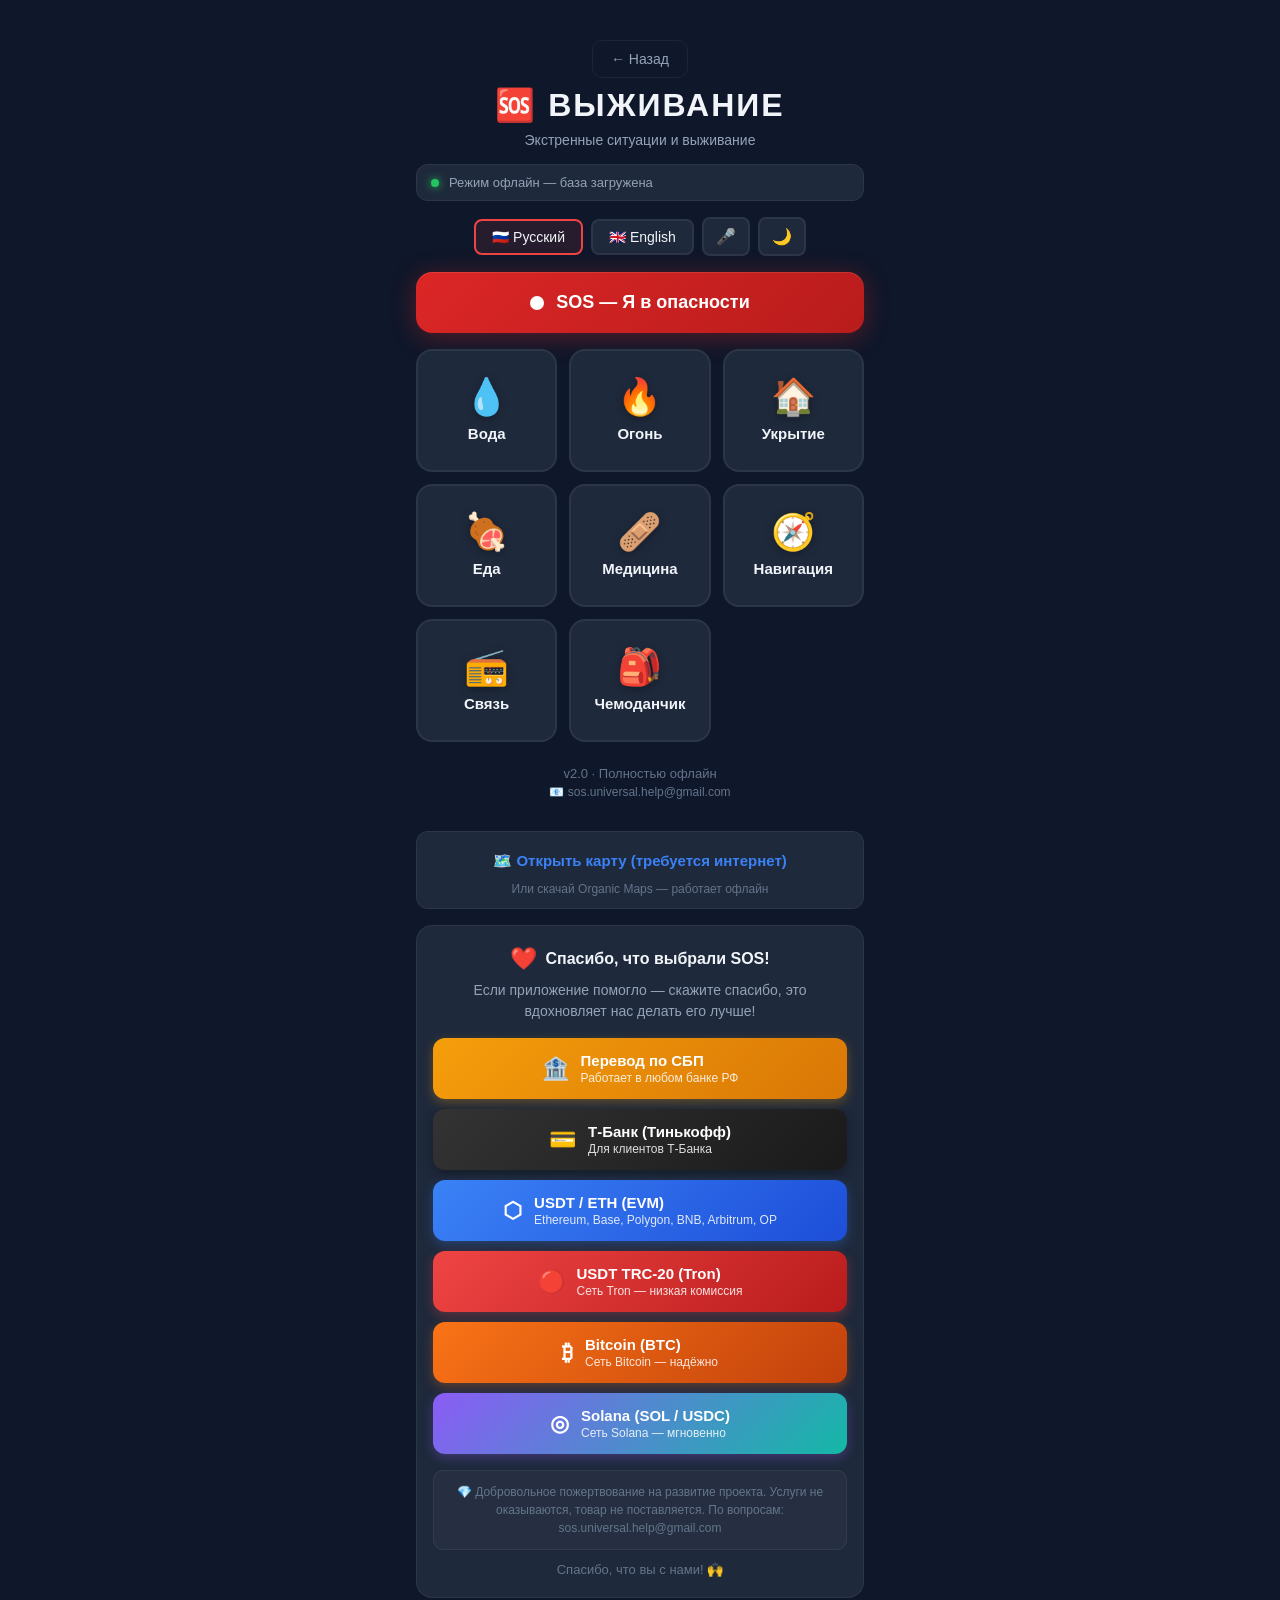
<file: modules/survival/index.html>
﻿<!DOCTYPE html>
<html lang="ru">
<head>
  <meta charset="UTF-8">
  <meta name="viewport" content="width=device-width, initial-scale=1.0, maximum-scale=1.0, user-scalable=no">
  <meta name="theme-color" content="#16a34a">
  <meta name="apple-mobile-web-app-capable" content="yes">
  <meta name="apple-mobile-web-app-status-bar-style" content="black-translucent">
  <title>SOS SURVIVAL — Офлайн-ассистент выживания</title>
  
  <meta name="apple-mobile-web-app-title" content="SOS SURVIVAL">
  
  <link rel="manifest" href="../../manifest.json">
  <link rel="apple-touch-icon" href="../../assets/icons/icon-192.png">
  <link rel="stylesheet" href="../../css/styles.css">
  <link rel="stylesheet" href="../../css/modules/survival.css">
</head>
<body data-module="survival">

  <div class="app">
    <!-- ЭКРАН 1: Главная (категории) -->
    <div class="screen active" id="screen-home">
      <!-- HEADER with back button -->
      <div class="header">
        <button class="back-btn home-back-btn" onclick="goBack()" data-i18n="back">← Назад</button>
        <h1 style="font-size:32px; letter-spacing:2px;">
          <span data-i18n="app_title_survival">🆘 SURVIVAL</span>
        </h1>
        <p data-i18n="app_subtitle_survival">Офлайн-ассистент выживания</p>
      </div> 
      
      <div class="status-bar">
        <div class="dot"></div>
        <span data-i18n="status_online">Режим офлайн — база загружена</span>
      </div>

      <!-- Переключатель языка + тема + микрофон -->
      <div class="lang-switcher">
        <button class="lang-btn active" data-lang="ru" onclick="setLanguage('ru')">
          🇷🇺 Русский
        </button>
        <button class="lang-btn" data-lang="en" onclick="setLanguage('en')">
          🇬🇧 English
        </button>
        <button class="mic-btn" onclick="startVoiceInput()" title="Голосовой ввод">
          🎤
        </button>
        <button class="theme-btn" onclick="toggleTheme()" id="themeToggle">🌙</button>
      </div>

      <button class="sos-btn" onclick="showSOS()">
        <div class="pulse"></div>
        <span data-i18n="sos_button">SOS — Я в опасности</span>
      </button>

      <!-- Сетка 2×4 — 8 категорий -->
      <div class="grid">
        <button class="cat-btn water" onclick="startFlow('water')">
          <span class="icon">💧</span>
          <span class="label" data-i18n="cat_water">Вода</span>
        </button>
        <button class="cat-btn fire" onclick="startFlow('fire')">
          <span class="icon">🔥</span>
          <span class="label" data-i18n="cat_fire">Огонь</span>
        </button>
        <button class="cat-btn shelter" onclick="startFlow('shelter')">
          <span class="icon">🏠</span>
          <span class="label" data-i18n="cat_shelter">Укрытие</span>
        </button>
        <button class="cat-btn food" onclick="startFlow('food')">
          <span class="icon">🍖</span>
          <span class="label" data-i18n="cat_food">Еда</span>
        </button>
        <button class="cat-btn medicine" onclick="startFlow('medicine')">
          <span class="icon">🩹</span>
          <span class="label" data-i18n="cat_medicine">Медицина</span>
        </button>
        <button class="cat-btn navigation" onclick="startFlow('navigation')">
          <span class="icon">🧭</span>
          <span class="label" data-i18n="cat_navigation">Навигация</span>
        </button>
        <button class="cat-btn radio" onclick="startFlow('radio')">
          <span class="icon">📻</span>
          <span class="label" data-i18n="cat_radio">Связь</span>
        </button>
        <button class="cat-btn kit" onclick="startFlow('kit')">
          <span class="icon">🎒</span>
          <span class="label" data-i18n="cat_kit">Чемоданчик</span>
        </button>
      </div>

      <!-- ФУТЕР -->
      <div class="footer">
        <span data-i18n="footer_text">v2.0 · Полностью офлайн</span>
        <span style="display:block; margin-top:4px; font-size:12px; color:var(--text3);">
          📧 <a href="mailto:sos.universal.help@gmail.com" style="color:var(--text3); text-decoration:none;" data-i18n="footer_email">sos.universal.help@gmail.com</a>
        </span>
      </div>

      <!-- Карта -->
      <div class="map-link-block">
        <a href="https://www.openstreetmap.org/" target="_blank" class="map-link" data-i18n="map_link">
          🗺️ Открыть карту (требуется интернет)
        </a>
        <span class="map-hint" data-i18n="map_hint">Или скачай Organic Maps — работает офлайн</span>
      </div>

      <!-- БЛОК ПОДДЕРЖКИ v2.2 — 6 способов (ИСПРАВЛЕНО!) -->
      <div class="support-block" id="supportBlock">
        <div class="support-header">
          <span class="support-heart">❤️</span>
          <span class="support-title" data-i18n="support_title">Спасибо, что выбрали SOS SURVIVAL!</span>
        </div>

        <p class="support-desc" data-i18n="support_desc">
          Если приложение помогло — скажите спасибо. Это вдохновляет нас делать его лучше.
        </p>

        <div class="support-methods">

          <!-- СБП -->
          <button class="support-btn sbp" onclick="window.copySBP ? copySBP() : copyToClipboard('+79639424331', '📋 Номер скопирован')" title="Скопировать реквизиты СБП">
            <span class="btn-icon">🏦</span>
            <span class="btn-text">
              <span class="btn-label" data-i18n="support_sbp">Перевод по СБП</span>
              <span class="btn-hint" data-i18n="support_sbp_hint">Работает в любом банке РФ</span>
            </span>
          </button>

          <!-- Т-Банк -->
          <a href="https://www.tinkoff.ru/rm/zima.token1/5z4YV31214" 
             target="_blank" 
             rel="noopener noreferrer nofollow"
             class="support-btn tinkoff"
             onclick="window.trackSupport ? trackSupport('tinkoff') : console.log('[Support] tinkoff')"
             title="Открыть в Т-Банке">
            <span class="btn-icon">💳</span>
            <span class="btn-text">
              <span class="btn-label" data-i18n="support_tinkoff">Т-Банк (Тинькофф)</span>
              <span class="btn-hint" data-i18n="support_tinkoff_hint">Для клиентов Т-Банка</span>
            </span>
          </a>

          <!-- EVM -->
          <button class="support-btn evm" onclick="window.copyCrypto ? copyCrypto('evm') : copyToClipboard('0x428B1872339a628213d8560C1C2aB26146499dcA', '📋 EVM-адрес скопирован')" title="Скопировать EVM-адрес">
            <span class="btn-icon">⬡</span>
            <span class="btn-text">
              <span class="btn-label" data-i18n="support_evm">USDT / ETH (EVM)</span>
              <span class="btn-hint" data-i18n="support_evm_hint">Ethereum, Base, Polygon, BNB, Arbitrum, OP</span>
            </span>
          </button>

          <!-- Tron -->
          <button class="support-btn tron" onclick="window.copyCrypto ? copyCrypto('tron') : copyToClipboard('TYBCg6Ev5uPjAopKxhritoqSuDwVHV5LbT', '📋 Tron-адрес скопирован')" title="Скопировать Tron-адрес">
            <span class="btn-icon">🔴</span>
            <span class="btn-text">
              <span class="btn-label" data-i18n="support_tron">USDT TRC-20 (Tron)</span>
              <span class="btn-hint" data-i18n="support_tron_hint">Сеть Tron — низкая комиссия</span>
            </span>
          </button>

          <!-- Bitcoin — ИСПРАВЛЕНО! -->
          <button class="support-btn bitcoin" onclick="window.copyCrypto ? copyCrypto('bitcoin') : copyToClipboard('bc1qw0lfv4hwvzk9qhax2xp0n4jm94lce4mkn8pwjl', '📋 Bitcoin-адрес скопирован')" title="Скопировать Bitcoin-адрес">
            <span class="btn-icon">₿</span>
            <span class="btn-text">
              <span class="btn-label" data-i18n="support_bitcoin">Bitcoin (BTC)</span>
              <span class="btn-hint" data-i18n="support_bitcoin_hint">Сеть Bitcoin — надёжно</span>
            </span>
          </button>

          <!-- Solana — ИСПРАВЛЕНО! -->
          <button class="support-btn solana" onclick="window.copyCrypto ? copyCrypto('solana') : copyToClipboard('4rPx8Vtk5dcBe8CpCb9ZgaGf9HwW9cf5FesuspijLfCj', '📋 Solana-адрес скопирован')" title="Скопировать Solana-адрес">
            <span class="btn-icon">◎</span>
            <span class="btn-text">
              <span class="btn-label" data-i18n="support_solana">Solana (SOL / USDC)</span>
              <span class="btn-hint" data-i18n="support_solana_hint">Сеть Solana — мгновенно</span>
            </span>
          </button>

        </div>

        <div class="support-legal" data-i18n="support_legal">
          💎 Добровольное пожертвование на развитие проекта. Услуги не оказываются, товар не поставляется. 
          По вопросам: <a href="mailto:sos.universal.help@gmail.com">sos.universal.help@gmail.com</a>
        </div>

        <div class="support-footer">
          <span data-i18n="support_footer">Спасибо, что вы с нами! 🙌</span>
        </div>
      </div>
    </div>

    <!-- ЭКРАН ВОПРОСОВ -->
    <div class="screen" id="screen-questions">
      <button class="back-btn" onclick="goHome()" data-i18n="back">← Назад</button>
      <div class="progress-bar">
        <div class="progress-fill" id="progress"></div>
      </div>
      <div id="question-container"></div>
      <button class="next-btn" id="next-btn" onclick="nextQuestion()" disabled data-i18n="next">Далее</button>
    </div>

    <!-- ЭКРАН РЕЗУЛЬТАТОВ -->
    <div class="screen" id="screen-results">
      <button class="back-btn" onclick="goHome()" data-i18n="back_home">← На главную</button>
      <div class="results-header">
        <div class="results-icon" id="result-icon">🆘</div>
        <h2 id="result-title">Результаты</h2>
        <p id="result-subtitle">Под вашу ситуацию</p>
      </div>
      <div id="results-container"></div>
      <button class="restart-btn" onclick="goHome()" data-i18n="restart">
        🔄 Новый запрос
      </button>
    </div>

    <!-- ЭКРАН SOS -->
    <div class="screen" id="screen-sos">
      <button class="back-btn" onclick="goHome()" data-i18n="back">← Назад</button>
      <div class="sos-card">
        <div class="sos-header">
          <div class="sos-icon">🚨</div>
          <h2 data-i18n="sos_title">Режим SOS</h2>
        </div>
        <p class="sos-desc" data-i18n="sos_desc">Ваши координаты сохранены. При появлении сигнала будет отправлено сообщение экстренным контактам.</p>
        <div class="gps-block">
          <div class="gps-label" data-i18n="sos_gps">📍 GPS-координаты (кэш)</div>
          <div class="gps-coords" id="gps-coords" data-i18n="sos_gps_detecting">Определение...</div>
          <div class="gps-time" id="gps-time">Обновлено: --:--</div>
        </div>
        <div class="contact-block">
          <div class="contact-title" data-i18n="sos_contact_title">📱 Экстренный контакт</div>
          <div class="contact-field">
            <label for="sos-phone" data-i18n="sos_phone_label">Телефон близкого человека *</label>
            <input type="tel" id="sos-phone" placeholder="+7 999 123 45 67" class="contact-input">
          </div>
          <div class="contact-field">
            <label for="sos-name" data-i18n="sos_name_label">Имя близкого человека (опционально)</label>
            <input type="text" id="sos-name" placeholder="Иван" class="contact-input">
          </div>
        </div>
        <button class="send-sos-btn" onclick="sendSOS()" data-i18n="sos_send_btn">
          🆘 ОТПРАВИТЬ SOS
        </button>
        <div class="signals-block">
          <div class="signals-title" data-i18n="sos_signals">📡 Сигналы для спасателей</div>
          <div class="signal-item" onclick="toggleSignal(this)">
            <div class="signal-check"></div>
            <span data-i18n="sos_signal_1">3 огня в треугольнике (международный сигнал бедствия)</span>
          </div>
          <div class="signal-item" onclick="toggleSignal(this)">
            <div class="signal-check"></div>
            <span data-i18n="sos_signal_2">Зеркало / блестящий предмет — отражать солнце</span>
          </div>
          <div class="signal-item" onclick="toggleSignal(this)">
            <div class="signal-check"></div>
            <span data-i18n="sos_signal_3">Громкие звуки — 3 удара, пауза, 3 удара</span>
          </div>
          <div class="signal-item" onclick="toggleSignal(this)">
            <div class="signal-check"></div>
            <span data-i18n="sos_signal_4">Буквы SOS на открытой местности (камни, ветки)</span>
          </div>
        </div>
        <button class="flashlight-btn" onclick="toggleFlashlight()" data-i18n="sos_flashlight">
          🔦 Фонарик (SOS-мигание)
        </button>
        <div class="psychology-block">
          <div class="psychology-title">🧠 Психология выживания</div>
          <div class="psychology-item">
            <span class="psychology-icon">🫁</span>
            <span data-i18n="psychology_breath">Дыши: 4 сек вдох, 4 пауза, 4 выдох</span>
          </div>
          <div class="psychology-item">
            <span class="psychology-icon">📝</span>
            <span data-i18n="psychology_plan">Планируй: разбей день на отрезки</span>
          </div>
          <div class="psychology-item">
            <span class="psychology-icon">🗣️</span>
            <span data-i18n="psychology_talk">Говори с собой вслух — это успокаивает</span>
          </div>
          <div class="psychology-item">
            <span class="psychology-icon">🎯</span>
            <span data-i18n="psychology_goals">Ставь маленькие цели: "собрать дрова на 2 часа"</span>
          </div>
        </div>
      </div>
    </div>

    <!-- ЭКРАН ДЕТАЛЕЙ -->
    <div class="screen" id="screen-detail">
      <button class="back-btn" onclick="showResultsBack()" data-i18n="back_results">← Назад к результатам</button>
      <div id="detail-container"></div>
    </div>
  </div>

  <div class="toast" id="toast"></div>

  <!-- ========================================== -->
  <!-- ПРАВИЛЬНЫЙ ПОРЯДОК ЗАГРУЗКИ СКРИПТОВ v4.0 -->
  <!-- ========================================== -->

  <!-- 1. ЛОКАЛИЗАЦИЯ (СНАЧАЛА!) -->
  <script src="../../core/locales.js"></script>

  <!-- 2. РЕЕСТР — ОБЯЗАТЕЛЬНО ПЕРЕД ДАННЫМИ! -->
  <script src="../../core/registry.js"></script>

  <!-- 3. ТЕМА И ГОЛОС -->
  <script src="../../core/theme.js"></script>
  <script src="../../core/voice.js"></script>

  <!-- 4. РУССКИЕ ДАННЫЕ (SURVIVAL) -->
  <script src="data/water.js"></script>
  <script src="data/fire.js"></script>
  <script src="data/shelter.js"></script>
  <script src="data/food.js"></script>
  <script src="data/medicine.js"></script>
  <script src="data/navigation.js"></script>
  <script src="data/radio.js"></script>
  <script src="data/kit.js"></script>

  <!-- 5. АНГЛИЙСКИЕ ДАННЫЕ (SURVIVAL) -->
  <script src="data/en/water-en.js"></script>
  <script src="data/en/fire-en.js"></script>
  <script src="data/en/shelter-en.js"></script>
  <script src="data/en/food-en.js"></script>
  <script src="data/en/medicine-en.js"></script>
  <script src="data/en/navigation-en.js"></script>
  <script src="data/en/radio-en.js"></script>
  <script src="data/en/kit-en.js"></script>

  <!-- 6. ИНИЦИАЛИЗАЦИЯ ЯЗЫКА (ПЕРЕД ДВИЖКОМ!) -->
  <script>
    window.currentLang = localStorage.getItem('language') || 'ru';
    console.log('🌍 Текущий язык инициализирован:', window.currentLang);
  </script>

  <!-- 7. ДВИЖОК (ПОСЛЕ ВСЕХ ДАННЫХ!) -->
  <script src="../../core/engine.js"></script>

  <!-- 8. ПРИЛОЖЕНИЕ (ПОСЛЕДНИМ!) -->
  <script src="../../core/app.js"></script>

  <script>
    // ==========================================
    // ГЛОБАЛЬНЫЕ ФУНКЦИИ ДЛЯ SOS UNIVERSAL
    // (ТОЛЬКО ТЕ, ЧТО НЕ В APP.JS)
    // ==========================================

    // Функция возврата на главный экран (главная страница)
    function goBack() {
      window.location.href = '../../index.html';
    }

    // Функция переключения языка
    function setLanguage(lang) {
      const savedLang = localStorage.getItem('language') || 'ru';
      
      // Если язык изменился - перезагружаем страницу для корректной загрузки данных
      if (savedLang !== lang) {
        localStorage.setItem('language', lang);
        location.reload();
        return;
      }
      
      document.querySelectorAll('.lang-btn').forEach(btn => {
        btn.classList.toggle('active', btn.dataset.lang === lang);
      });
      
      // Обновляем текущий язык в движке
      if (typeof window.currentLang !== 'undefined') {
        window.currentLang = lang;
      }
      
      // Обновляем переводы
      updateTranslations(lang);
    }

    // Функция обновления переводов
    function updateTranslations(lang) {
      const texts = typeof LOCALES !== 'undefined' ? (LOCALES[lang] || LOCALES.ru) : {};
      document.querySelectorAll('[data-i18n]').forEach(el => {
        const key = el.dataset.i18n;
        if (texts[key]) {
          el.textContent = texts[key];
        }
      });
    }

    // Функция голосового ввода (заглушка)
    function startVoiceInput() {
      showToast('🎤 Голосовой ввод будет добавлен позже');
    }

    // ✅ FALLBACK-ФУНКЦИЯ КОПИРОВАНИЯ (ЕСЛИ APP.JS НЕ ЗАГРУЗИЛСЯ)
    function copyToClipboard(text, msg) {
      if (navigator.clipboard && navigator.clipboard.writeText) {
        navigator.clipboard.writeText(text).then(() => {
          showToast ? showToast(msg) : alert(msg);
        }).catch(() => {
          fallbackCopy(text, msg);
        });
      } else {
        fallbackCopy(text, msg);
      }
    }

    function fallbackCopy(text, msg) {
      const ta = document.createElement('textarea');
      ta.value = text;
      ta.style.position = 'fixed';
      ta.style.opacity = '0';
      document.body.appendChild(ta);
      ta.select();
      try {
        document.execCommand('copy');
        showToast ? showToast(msg) : alert(msg);
      } catch (e) {
        showToast ? showToast('Реквизиты: ' + text) : alert('Реквизиты: ' + text);
      }
      document.body.removeChild(ta);
    }

    // ==========================================
    // 🔄 АВТОМАТИЧЕСКОЕ ОБНОВЛЕНИЕ PWA
    // ==========================================

    let swUpdateAvailable = false;

    if ('serviceWorker' in navigator) {
      navigator.serviceWorker.register('../../sw.js')
        .then(reg => {
          console.log('✅ SW registered:', reg.scope);
          
          // Проверка обновлений каждые 60 минут
          setInterval(() => {
            reg.update().then(() => {
              console.log('🔄 SW check for updates');
            }).catch(err => {
              console.warn('⚠️ SW update check failed:', err);
            });
          }, 60 * 60 * 1000);
          
          reg.addEventListener('updatefound', () => {
            const newSW = reg.installing;
            console.log('🔄 New SW found, installing...');
            
            newSW.addEventListener('statechange', () => {
              if (newSW.state === 'installed' && navigator.serviceWorker.controller) {
                swUpdateAvailable = true;
                showToast('🔄 Доступна новая версия! Перезагрузите страницу.');
                console.log('🔄 Update available! Please refresh.');
              }
            });
          });
        })
        .catch(err => console.error('❌ SW registration failed:', err));
      
      navigator.serviceWorker.addEventListener('controllerchange', () => {
        console.log('🔄 Service Worker обновлён!');
        showToast('✅ Приложение обновлено! Перезагрузите страницу.');
      });
    }

    // ✅ ВСЕ ЗАГРУЗКИ В ОДНОМ МЕСТЕ (язык, тема, SW, авто-SOS)
    document.addEventListener('DOMContentLoaded', function() {
      // 1. Авто-открытие SOS при переходе с главной
      if (localStorage.getItem('sos_auto_open') === '1') {
        localStorage.removeItem('sos_auto_open');
        setTimeout(() => {
          if (typeof showSOS === 'function') showSOS();
        }, 400);
      }

      // 2. Язык
      const savedLang = localStorage.getItem('language') || 'ru';
      setLanguage(savedLang);
      
      // 3. Тема
      if (typeof loadTheme === 'function') {
        loadTheme();
      }
      
      // 4. Проверка обновлений SW при загрузке
      if ('serviceWorker' in navigator) {
        navigator.serviceWorker.ready.then(registration => {
          registration.update().then(() => {
            console.log('🔄 SW update check on page load');
          }).catch(err => {
            console.warn('⚠️ SW update check failed:', err);
          });
        });
      }
    });
  </script>
</body>
</html>
</file>
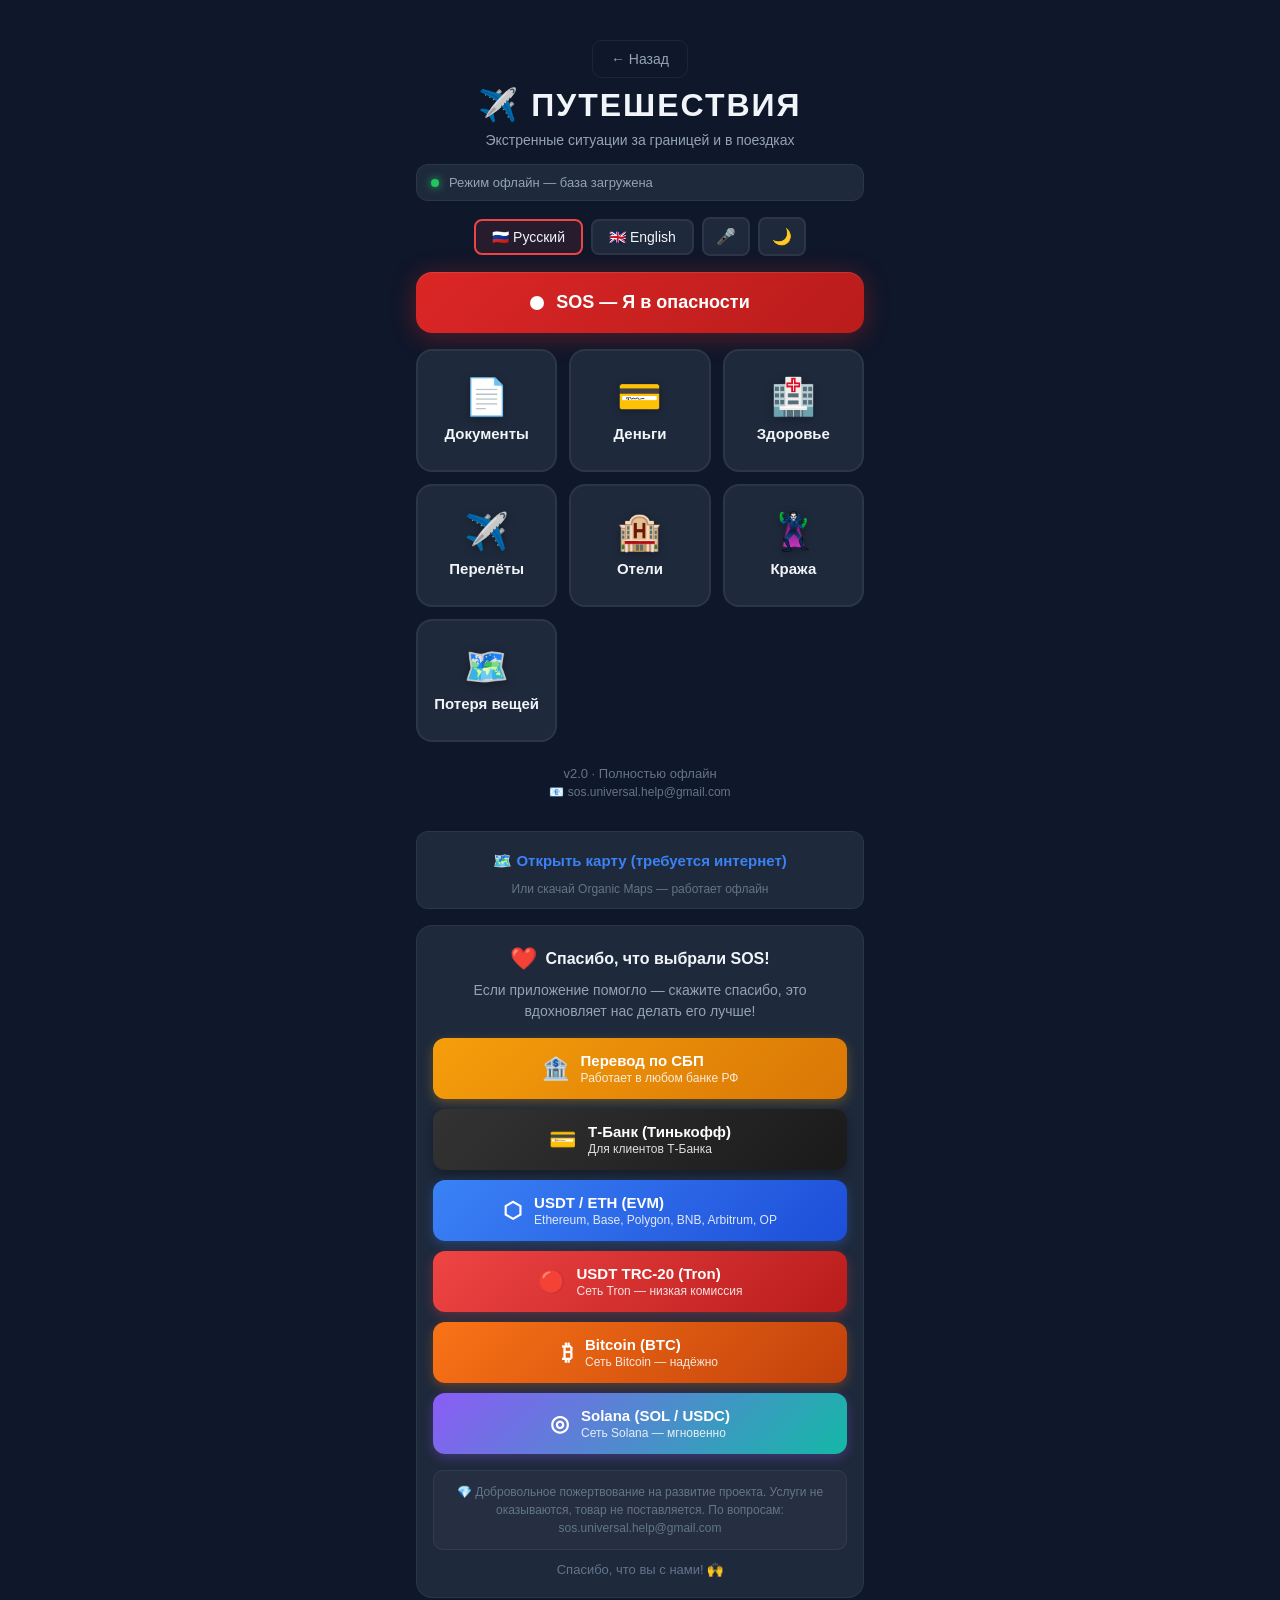
<file: modules/travel/index.html>
﻿<!DOCTYPE html>
<html lang="ru">
<head>
  <meta charset="UTF-8">
  <meta name="viewport" content="width=device-width, initial-scale=1.0, maximum-scale=1.0, user-scalable=no">
  <meta name="theme-color" content="#0d9488">
  <meta name="apple-mobile-web-app-capable" content="yes">
  <meta name="apple-mobile-web-app-status-bar-style" content="black-translucent">
  <title>SOS TRAVEL — Помощь в путешествиях</title>
  
  <meta name="apple-mobile-web-app-title" content="SOS TRAVEL">
  
  <link rel="manifest" href="../../manifest.json">
  <link rel="apple-touch-icon" href="../../assets/icons/icon-192.png">
  <link rel="stylesheet" href="../../css/styles.css">
  <link rel="stylesheet" href="../../css/modules/travel.css">
</head>
<body data-module="travel">

  <div class="app">
    <!-- ЭКРАН 1: Главная (категории) -->
    <div class="screen active" id="screen-home">
      <!-- HEADER with back button -->
      <div class="header">
        <button class="back-btn home-back-btn" onclick="goBack()" data-i18n="back">← Назад</button>
        <h1 style="font-size:32px; letter-spacing:2px;">
          <span data-i18n="app_title_travel">✈️ TRAVEL</span>
        </h1>
        <p data-i18n="app_subtitle_travel">Экстренные ситуации за границей и в поездках</p>
      </div> 
      
      <div class="status-bar">
        <div class="dot"></div>
        <span data-i18n="status_online">Режим офлайн — база загружена</span>
      </div>

      <!-- Переключатель языка + тема + микрофон -->
      <div class="lang-switcher">
        <button class="lang-btn active" data-lang="ru" onclick="setLanguage('ru')">
          🇷🇺 Русский
        </button>
        <button class="lang-btn" data-lang="en" onclick="setLanguage('en')">
          🇬🇧 English
        </button>
        <button class="mic-btn" onclick="startVoiceInput()" title="Голосовой ввод">
          🎤
        </button>
        <button class="theme-btn" onclick="toggleTheme()" id="themeToggle">🌙</button>
      </div>

      <button class="sos-btn" onclick="showSOS()">
        <div class="pulse"></div>
        <span data-i18n="sos_button">SOS — Я в опасности</span>
      </button>

      <!-- Сетка 2×4 — 7 категорий -->
      <div class="grid">
        <button class="cat-btn documents" onclick="startFlow('documents')">
          <span class="icon">📄</span>
          <span class="label" data-i18n="cat_documents">Документы</span>
        </button>
        <button class="cat-btn money" onclick="startFlow('money')">
          <span class="icon">💳</span>
          <span class="label" data-i18n="cat_money">Деньги</span>
        </button>
        <button class="cat-btn travel_health" onclick="startFlow('health')">
          <span class="icon">🏥</span>
          <span class="label" data-i18n="cat_travel_health">Здоровье</span>
        </button>
        <button class="cat-btn flight" onclick="startFlow('flight')">
          <span class="icon">✈️</span>
          <span class="label" data-i18n="cat_flight">Авиаперелёты</span>
        </button>
        <button class="cat-btn hotel" onclick="startFlow('hotel')">
          <span class="icon">🏨</span>
          <span class="label" data-i18n="cat_hotel">Отели</span>
        </button>
        <button class="cat-btn theft" onclick="startFlow('theft')">
          <span class="icon">🦹</span>
          <span class="label" data-i18n="cat_theft">Кража</span>
        </button>
        <button class="cat-btn travel_lost" onclick="startFlow('lost')">
          <span class="icon">🗺️</span>
          <span class="label" data-i18n="cat_travel_lost">Потеря вещей</span>
        </button>
      </div>

      <!-- ФУТЕР -->
      <div class="footer">
        <span data-i18n="footer_text">v2.0 · Полностью офлайн</span>
        <span style="display:block; margin-top:4px; font-size:12px; color:var(--text3);">
          📧 <a href="mailto:sos.universal.help@gmail.com" style="color:var(--text3); text-decoration:none;" data-i18n="footer_email">sos.universal.help@gmail.com</a>
        </span>
      </div>

      <!-- Карта -->
      <div class="map-link-block">
        <a href="https://www.openstreetmap.org/" target="_blank" class="map-link" data-i18n="map_link">
          🗺️ Открыть карту (требуется интернет)
        </a>
        <span class="map-hint" data-i18n="map_hint">Или скачай Organic Maps — работает офлайн</span>
      </div>

      <!-- БЛОК ПОДДЕРЖКИ v2.2 — 6 способов (ИСПРАВЛЕНО!) -->
      <div class="support-block" id="supportBlock">
        <div class="support-header">
          <span class="support-heart">❤️</span>
          <span class="support-title" data-i18n="support_title">Спасибо, что выбрали SOS TRAVEL!</span>
        </div>

        <p class="support-desc" data-i18n="support_desc">
          Если приложение помогло — скажите спасибо. Это вдохновляет нас делать его лучше.
        </p>

        <div class="support-methods">

          <!-- СБП -->
          <button class="support-btn sbp" onclick="window.copySBP ? copySBP() : copyToClipboard('+79639424331', '📋 Номер скопирован')" title="Скопировать реквизиты СБП">
            <span class="btn-icon">🏦</span>
            <span class="btn-text">
              <span class="btn-label" data-i18n="support_sbp">Перевод по СБП</span>
              <span class="btn-hint" data-i18n="support_sbp_hint">Работает в любом банке РФ</span>
            </span>
          </button>

          <!-- Т-Банк -->
          <a href="https://www.tinkoff.ru/rm/zima.token1/5z4YV31214" 
             target="_blank" 
             rel="noopener noreferrer nofollow"
             class="support-btn tinkoff"
             onclick="window.trackSupport ? trackSupport('tinkoff') : console.log('[Support] tinkoff')"
             title="Открыть в Т-Банке">
            <span class="btn-icon">💳</span>
            <span class="btn-text">
              <span class="btn-label" data-i18n="support_tinkoff">Т-Банк (Тинькофф)</span>
              <span class="btn-hint" data-i18n="support_tinkoff_hint">Для клиентов Т-Банка</span>
            </span>
          </a>

          <!-- EVM -->
          <button class="support-btn evm" onclick="window.copyCrypto ? copyCrypto('evm') : copyToClipboard('0x428B1872339a628213d8560C1C2aB26146499dcA', '📋 EVM-адрес скопирован')" title="Скопировать EVM-адрес">
            <span class="btn-icon">⬡</span>
            <span class="btn-text">
              <span class="btn-label" data-i18n="support_evm">USDT / ETH (EVM)</span>
              <span class="btn-hint" data-i18n="support_evm_hint">Ethereum, Base, Polygon, BNB, Arbitrum, OP</span>
            </span>
          </button>

          <!-- Tron -->
          <button class="support-btn tron" onclick="window.copyCrypto ? copyCrypto('tron') : copyToClipboard('TYBCg6Ev5uPjAopKxhritoqSuDwVHV5LbT', '📋 Tron-адрес скопирован')" title="Скопировать Tron-адрес">
            <span class="btn-icon">🔴</span>
            <span class="btn-text">
              <span class="btn-label" data-i18n="support_tron">USDT TRC-20 (Tron)</span>
              <span class="btn-hint" data-i18n="support_tron_hint">Сеть Tron — низкая комиссия</span>
            </span>
          </button>

          <!-- Bitcoin — ИСПРАВЛЕНО! -->
          <button class="support-btn bitcoin" onclick="window.copyCrypto ? copyCrypto('bitcoin') : copyToClipboard('bc1qw0lfv4hwvzk9qhax2xp0n4jm94lce4mkn8pwjl', '📋 Bitcoin-адрес скопирован')" title="Скопировать Bitcoin-адрес">
            <span class="btn-icon">₿</span>
            <span class="btn-text">
              <span class="btn-label" data-i18n="support_bitcoin">Bitcoin (BTC)</span>
              <span class="btn-hint" data-i18n="support_bitcoin_hint">Сеть Bitcoin — надёжно</span>
            </span>
          </button>

          <!-- Solana — ИСПРАВЛЕНО! -->
          <button class="support-btn solana" onclick="window.copyCrypto ? copyCrypto('solana') : copyToClipboard('4rPx8Vtk5dcBe8CpCb9ZgaGf9HwW9cf5FesuspijLfCj', '📋 Solana-адрес скопирован')" title="Скопировать Solana-адрес">
            <span class="btn-icon">◎</span>
            <span class="btn-text">
              <span class="btn-label" data-i18n="support_solana">Solana (SOL / USDC)</span>
              <span class="btn-hint" data-i18n="support_solana_hint">Сеть Solana — мгновенно</span>
            </span>
          </button>

        </div>

        <div class="support-legal" data-i18n="support_legal">
          💎 Добровольное пожертвование на развитие проекта. Услуги не оказываются, товар не поставляется. 
          По вопросам: <a href="mailto:sos.universal.help@gmail.com">sos.universal.help@gmail.com</a>
        </div>

        <div class="support-footer">
          <span data-i18n="support_footer">Спасибо, что вы с нами! 🙌</span>
        </div>
      </div>
    </div>

    <!-- ЭКРАН ВОПРОСОВ -->
    <div class="screen" id="screen-questions">
      <button class="back-btn" onclick="goHome()" data-i18n="back">← Назад</button>
      <div class="progress-bar">
        <div class="progress-fill" id="progress"></div>
      </div>
      <div id="question-container"></div>
      <button class="next-btn" id="next-btn" onclick="nextQuestion()" disabled data-i18n="next">Далее</button>
    </div>

    <!-- ЭКРАН РЕЗУЛЬТАТОВ -->
    <div class="screen" id="screen-results">
      <button class="back-btn" onclick="goHome()" data-i18n="back_home">← На главную</button>
      <div class="results-header">
        <div class="results-icon" id="result-icon">✈️</div>
        <h2 id="result-title">Результаты</h2>
        <p id="result-subtitle">Под вашу ситуацию</p>
      </div>
      <div id="results-container"></div>
      <button class="restart-btn" onclick="goHome()" data-i18n="restart">
        🔄 Новый запрос
      </button>
    </div>

    <!-- ЭКРАН SOS -->
    <div class="screen" id="screen-sos">
      <button class="back-btn" onclick="goHome()" data-i18n="back">← Назад</button>
      <div class="sos-card">
        <div class="sos-header">
          <div class="sos-icon">🚨</div>
          <h2 data-i18n="sos_title">Режим SOS</h2>
        </div>
        <p class="sos-desc" data-i18n="sos_desc">Ваши координаты сохранены. При появлении сигнала будет отправлено сообщение экстренным контактам.</p>
        <div class="gps-block">
          <div class="gps-label" data-i18n="sos_gps">📍 GPS-координаты (кэш)</div>
          <div class="gps-coords" id="gps-coords" data-i18n="sos_gps_detecting">Определение...</div>
          <div class="gps-time" id="gps-time">Обновлено: --:--</div>
        </div>
        <div class="contact-block">
          <div class="contact-title" data-i18n="sos_contact_title">📱 Экстренный контакт</div>
          <div class="contact-field">
            <label for="sos-phone" data-i18n="sos_phone_label">Телефон близкого человека *</label>
            <input type="tel" id="sos-phone" placeholder="+7 999 123 45 67" class="contact-input">
          </div>
          <div class="contact-field">
            <label for="sos-name" data-i18n="sos_name_label">Имя близкого человека (опционально)</label>
            <input type="text" id="sos-name" placeholder="Иван" class="contact-input">
          </div>
        </div>
        <button class="send-sos-btn" onclick="sendSOS()" data-i18n="sos_send_btn">
          🆘 ОТПРАВИТЬ SOS
        </button>
        <div class="signals-block">
          <div class="signals-title" data-i18n="sos_signals">📡 Сигналы для спасателей</div>
          <div class="signal-item" onclick="toggleSignal(this)">
            <div class="signal-check"></div>
            <span data-i18n="sos_signal_1">3 огня в треугольнике (международный сигнал бедствия)</span>
          </div>
          <div class="signal-item" onclick="toggleSignal(this)">
            <div class="signal-check"></div>
            <span data-i18n="sos_signal_2">Зеркало / блестящий предмет — отражать солнце</span>
          </div>
          <div class="signal-item" onclick="toggleSignal(this)">
            <div class="signal-check"></div>
            <span data-i18n="sos_signal_3">Громкие звуки — 3 удара, пауза, 3 удара</span>
          </div>
          <div class="signal-item" onclick="toggleSignal(this)">
            <div class="signal-check"></div>
            <span data-i18n="sos_signal_4">Буквы SOS на открытой местности (камни, ветки)</span>
          </div>
        </div>
        <button class="flashlight-btn" onclick="toggleFlashlight()" data-i18n="sos_flashlight">
          🔦 Фонарик (SOS-мигание)
        </button>
        <div class="psychology-block">
          <div class="psychology-title">🧠 Психология выживания</div>
          <div class="psychology-item">
            <span class="psychology-icon">🫁</span>
            <span data-i18n="psychology_breath">Дыши: 4 сек вдох, 4 пауза, 4 выдох</span>
          </div>
          <div class="psychology-item">
            <span class="psychology-icon">📝</span>
            <span data-i18n="psychology_plan">Планируй: разбей день на отрезки</span>
          </div>
          <div class="psychology-item">
            <span class="psychology-icon">🗣️</span>
            <span data-i18n="psychology_talk">Говори с собой вслух — это успокаивает</span>
          </div>
          <div class="psychology-item">
            <span class="psychology-icon">🎯</span>
            <span data-i18n="psychology_goals">Ставь маленькие цели: "собрать дрова на 2 часа"</span>
          </div>
        </div>
      </div>
    </div>

    <!-- ЭКРАН ДЕТАЛЕЙ -->
    <div class="screen" id="screen-detail">
      <button class="back-btn" onclick="showResultsBack()" data-i18n="back_results">← Назад к результатам</button>
      <div id="detail-container"></div>
    </div>
  </div>

  <div class="toast" id="toast"></div>

  <!-- ========================================== -->
  <!-- ПРАВИЛЬНЫЙ ПОРЯДОК ЗАГРУЗКИ СКРИПТОВ v4.0 -->
  <!-- ========================================== -->

  <!-- 1. ЛОКАЛИЗАЦИЯ (СНАЧАЛА!) -->
  <script src="../../core/locales.js"></script>

  <!-- 2. РЕЕСТР — ОБЯЗАТЕЛЬНО ПЕРЕД ДАННЫМИ! -->
  <script src="../../core/registry.js"></script>

  <!-- 3. ТЕМА И ГОЛОС -->
  <script src="../../core/theme.js"></script>
  <script src="../../core/voice.js"></script>

  <!-- 4. РУССКИЕ ДАННЫЕ (TRAVEL) -->
  <script src="data/documents.js"></script>
  <script src="data/money.js"></script>
  <script src="data/health.js"></script>
  <script src="data/flight.js"></script>
  <script src="data/hotel.js"></script>
  <script src="data/theft.js"></script>
  <script src="data/lost.js"></script>

  <!-- 5. АНГЛИЙСКИЕ ДАННЫЕ (TRAVEL) -->
  <script src="data/en/documents-en.js"></script>
  <script src="data/en/money-en.js"></script>
  <script src="data/en/health-en.js"></script>
  <script src="data/en/flight-en.js"></script>
  <script src="data/en/hotel-en.js"></script>
  <script src="data/en/theft-en.js"></script>
  <script src="data/en/lost-en.js"></script>

  <!-- 6. ИНИЦИАЛИЗАЦИЯ ЯЗЫКА (ПЕРЕД ДВИЖКОМ!) -->
  <script>
    window.currentLang = localStorage.getItem('language') || 'ru';
    console.log('🌍 Текущий язык инициализирован:', window.currentLang);
  </script>

  <!-- 7. ДВИЖОК (ПОСЛЕ ВСЕХ ДАННЫХ!) -->
  <script src="../../core/engine.js"></script>

  <!-- 8. ПРИЛОЖЕНИЕ (ПОСЛЕДНИМ!) -->
  <script src="../../core/app.js"></script>

  <script>
    // ==========================================
    // ГЛОБАЛЬНЫЕ ФУНКЦИИ ДЛЯ SOS UNIVERSAL
    // (ТОЛЬКО ТЕ, ЧТО НЕ В APP.JS)
    // ==========================================

    // Функция возврата на главный экран (главная страница)
    function goBack() {
      window.location.href = '../../index.html';
    }

    // Функция переключения языка
    function setLanguage(lang) {
      const savedLang = localStorage.getItem('language') || 'ru';
      
      // Если язык изменился - перезагружаем страницу для корректной загрузки данных
      if (savedLang !== lang) {
        localStorage.setItem('language', lang);
        location.reload();
        return;
      }
      
      document.querySelectorAll('.lang-btn').forEach(btn => {
        btn.classList.toggle('active', btn.dataset.lang === lang);
      });
      
      // Обновляем текущий язык в движке
      if (typeof window.currentLang !== 'undefined') {
        window.currentLang = lang;
      }
      
      // Обновляем переводы
      updateTranslations(lang);
    }

    // Функция обновления переводов
    function updateTranslations(lang) {
      const texts = typeof LOCALES !== 'undefined' ? (LOCALES[lang] || LOCALES.ru) : {};
      document.querySelectorAll('[data-i18n]').forEach(el => {
        const key = el.dataset.i18n;
        if (texts[key]) {
          el.textContent = texts[key];
        }
      });
    }

    // Функция голосового ввода (заглушка)
    function startVoiceInput() {
      showToast('🎤 Голосовой ввод будет добавлен позже');
    }

    // ✅ FALLBACK-ФУНКЦИЯ КОПИРОВАНИЯ (ЕСЛИ APP.JS НЕ ЗАГРУЗИЛСЯ)
    function copyToClipboard(text, msg) {
      if (navigator.clipboard && navigator.clipboard.writeText) {
        navigator.clipboard.writeText(text).then(() => {
          showToast ? showToast(msg) : alert(msg);
        }).catch(() => {
          fallbackCopy(text, msg);
        });
      } else {
        fallbackCopy(text, msg);
      }
    }

    function fallbackCopy(text, msg) {
      const ta = document.createElement('textarea');
      ta.value = text;
      ta.style.position = 'fixed';
      ta.style.opacity = '0';
      document.body.appendChild(ta);
      ta.select();
      try {
        document.execCommand('copy');
        showToast ? showToast(msg) : alert(msg);
      } catch (e) {
        showToast ? showToast('Реквизиты: ' + text) : alert('Реквизиты: ' + text);
      }
      document.body.removeChild(ta);
    }

    // ==========================================
    // 🔄 АВТОМАТИЧЕСКОЕ ОБНОВЛЕНИЕ PWA
    // ==========================================

    let swUpdateAvailable = false;

    if ('serviceWorker' in navigator) {
      navigator.serviceWorker.register('../../sw.js')
        .then(reg => {
          console.log('✅ SW registered:', reg.scope);
          
          // Проверка обновлений каждые 60 минут
          setInterval(() => {
            reg.update().then(() => {
              console.log('🔄 SW check for updates');
            }).catch(err => {
              console.warn('⚠️ SW update check failed:', err);
            });
          }, 60 * 60 * 1000);
          
          reg.addEventListener('updatefound', () => {
            const newSW = reg.installing;
            console.log('🔄 New SW found, installing...');
            
            newSW.addEventListener('statechange', () => {
              if (newSW.state === 'installed' && navigator.serviceWorker.controller) {
                swUpdateAvailable = true;
                showToast('🔄 Доступна новая версия! Перезагрузите страницу.');
                console.log('🔄 Update available! Please refresh.');
              }
            });
          });
        })
        .catch(err => console.error('❌ SW registration failed:', err));
      
      navigator.serviceWorker.addEventListener('controllerchange', () => {
        console.log('🔄 Service Worker обновлён!');
        showToast('✅ Приложение обновлено! Перезагрузите страницу.');
      });
    }

    // ✅ ВСЕ ЗАГРУЗКИ В ОДНОМ МЕСТЕ (язык, тема, SW, авто-SOS)
    document.addEventListener('DOMContentLoaded', function() {
      // 1. Авто-открытие SOS при переходе с главной
      if (localStorage.getItem('sos_auto_open') === '1') {
        localStorage.removeItem('sos_auto_open');
        setTimeout(() => {
          if (typeof showSOS === 'function') showSOS();
        }, 400);
      }

      // 2. Язык
      const savedLang = localStorage.getItem('language') || 'ru';
      setLanguage(savedLang);
      
      // 3. Тема
      if (typeof loadTheme === 'function') {
        loadTheme();
      }
      
      // 4. Проверка обновлений SW при загрузке
      if ('serviceWorker' in navigator) {
        navigator.serviceWorker.ready.then(registration => {
          registration.update().then(() => {
            console.log('🔄 SW update check on page load');
          }).catch(err => {
            console.warn('⚠️ SW update check failed:', err);
          });
        });
      }
    });
  </script>
</body>
</html>
</file>
<file: css/styles.css>
﻿/* ============================================
   SOS UNIVERSAL — Основные стили v4.1
   ============================================ */

:root {
  --bg: #0f172a;
  --card: #1e293b;
  --card-hover: #243447;
  --accent: #ef4444;
  --accent2: #f59e0b;
  --accent3: #22c55e;
  --water: #3b82f6;
  --fire: #f97316;
  --shelter: #10b981;
  --food: #84cc16;
  --med: #ec4899;
  --nav: #a855f7;
  --energy: #fbbf24;
  --text: #f1f5f9;
  --text2: #94a3b8;
  --text3: #64748b;
  --border: rgba(255, 255, 255, 0.06);
  --border-hover: rgba(255, 255, 255, 0.12);
  --shadow: 0 4px 20px rgba(0, 0, 0, 0.3);
  --radius: 16px;
}

[data-theme="light"] {
  --bg: #f1f5f9;
  --card: #ffffff;
  --card-hover: #f8fafc;
  --text: #0f172a;
  --text2: #475569;
  --text3: #64748b;
  --border: rgba(0, 0, 0, 0.08);
  --border-hover: rgba(0, 0, 0, 0.12);
  --shadow: 0 4px 20px rgba(0, 0, 0, 0.1);
}

/* ===== БАЗОВЫЕ СТИЛИ ===== */
* {
  box-sizing: border-box;
  -webkit-tap-highlight-color: transparent;
}

html, body {
  margin: 0;
  padding: 0;
  min-height: 100vh;
  background: var(--bg);
  color: var(--text);
  font-family: -apple-system, BlinkMacSystemFont, 'Segoe UI', Roboto, 'Helvetica Neue', Arial, sans-serif;
  overflow-x: hidden;
  -webkit-font-smoothing: antialiased;
  font-size: 16px;
  transition: background-color 0.3s ease, color 0.3s ease;
}

.app {
  max-width: 480px;
  margin: 0 auto;
  padding: 16px;
  min-height: 100vh;
  position: relative;
}

/* ===== APP LOGO ===== */
.app-logo {
  width: 64px;
  height: 64px;
  border-radius: 16px;
  margin-bottom: 8px;
  box-shadow: 0 4px 16px rgba(0, 0, 0, 0.2);
}

/* ===== SCROLLBAR ===== */
::-webkit-scrollbar { width: 6px; }
::-webkit-scrollbar-track { background: var(--bg); }
::-webkit-scrollbar-thumb { background: var(--text3); border-radius: 3px; }

/* ===== HEADER ===== */
.header {
  text-align: center;
  padding: 24px 0 16px;
}

.header h1 {
  font-size: 26px;
  margin: 0;
  font-weight: 800;
  letter-spacing: -0.5px;
  display: flex;
  align-items: center;
  justify-content: center;
  gap: 10px;
}

.sos-badge {
  background: var(--accent);
  color: white;
  padding: 4px 10px;
  border-radius: 6px;
  font-size: 13px;
  font-weight: 900;
  letter-spacing: 1px;
}

.header p {
  color: var(--text2);
  font-size: 14px;
  margin: 8px 0 0;
  font-weight: 400;
}

/* ===== STATUS BAR ===== */
.status-bar {
  display: flex;
  align-items: center;
  gap: 10px;
  font-size: 13px;
  color: var(--text2);
  margin-bottom: 16px;
  padding: 10px 14px;
  background: var(--card);
  border-radius: 12px;
  border: 1px solid var(--border);
}

.status-bar .dot {
  width: 8px;
  height: 8px;
  background: var(--accent3);
  border-radius: 50%;
  box-shadow: 0 0 8px var(--accent3);
  animation: dotPulse 2s infinite;
}

@keyframes dotPulse {
  0%, 100% { opacity: 1; }
  50% { opacity: 0.4; }
}

/* ===== SOS BUTTON ===== */
.sos-btn {
  background: linear-gradient(135deg, #dc2626, #b91c1c);
  border: none;
  border-radius: var(--radius);
  color: white;
  width: 100%;
  padding: 20px;
  font-size: 18px;
  font-weight: 700;
  cursor: pointer;
  margin: 0 0 16px;
  box-shadow: 0 4px 24px rgba(220, 38, 38, 0.35), inset 0 1px 0 rgba(255, 255, 255, 0.1);
  transition: all 0.2s ease;
  display: flex;
  align-items: center;
  justify-content: center;
  gap: 12px;
  position: relative;
  overflow: hidden;
}

.sos-btn::before {
  content: '';
  position: absolute;
  top: 0;
  left: -100%;
  width: 100%;
  height: 100%;
  background: linear-gradient(90deg, transparent, rgba(255, 255, 255, 0.1), transparent);
  transition: left 0.5s;
}

.sos-btn:hover::before { left: 100%; }
.sos-btn:active { transform: scale(0.97); }

.sos-btn .pulse {
  width: 14px;
  height: 14px;
  background: white;
  border-radius: 50%;
  animation: pulse 1.5s infinite ease-in-out;
}

@keyframes pulse {
  0%, 100% { opacity: 1; transform: scale(1); }
  50% { opacity: 0.5; transform: scale(1.4); }
}

/* ===== GRID (ГЛАВНАЯ) ===== */
.grid {
  display: grid;
  grid-template-columns: repeat(3, 1fr);
  gap: 12px;
}

@media (max-width: 480px) {
  .grid { grid-template-columns: repeat(3, 1fr); gap: 8px; }
}
@media (max-width: 360px) {
  .grid { grid-template-columns: repeat(2, 1fr); gap: 6px; }
}

.mod-btn {
  background: var(--card);
  border: 2px solid var(--border);
  border-radius: var(--radius);
  padding: 28px 12px;
  text-align: center;
  cursor: pointer;
  transition: all 0.25s ease;
  color: var(--text);
  display: flex;
  flex-direction: column;
  align-items: center;
  gap: 10px;
  position: relative;
  overflow: hidden;
}

.mod-btn::after {
  content: '';
  position: absolute;
  bottom: 0;
  left: 0;
  width: 100%;
  height: 3px;
  opacity: 0;
  transition: opacity 0.3s;
}

.mod-btn:hover {
  transform: translateY(-3px);
  border-color: var(--border-hover);
  box-shadow: var(--shadow);
}

.mod-btn:active {
  transform: translateY(-1px) scale(0.98);
}

/* ✅ ФИКС: скрываем полоску после клика (focus) */
.mod-btn:focus::after,
.mod-btn:focus-visible::after,
.mod-btn:active::after {
  opacity: 0 !important;
}

.mod-btn .icon {
  font-size: 36px;
  line-height: 1;
  filter: drop-shadow(0 2px 4px rgba(0, 0, 0, 0.3));
}

.mod-btn .label {
  font-size: 15px;
  font-weight: 600;
}

/* Полоска появляется ТОЛЬКО при наведении */
.mod-btn:hover::after {
  opacity: 1;
}

/* Hover-эффекты для каждого модуля */
.mod-btn.survival:hover {
  border-color: rgba(59, 130, 246, 0.4);
  background: rgba(59, 130, 246, 0.06);
}

.mod-btn.auto:hover {
  border-color: rgba(249, 115, 22, 0.4);
  background: rgba(249, 115, 22, 0.06);
}

.mod-btn.lawyer:hover {
  border-color: rgba(16, 185, 129, 0.4);
  background: rgba(16, 185, 129, 0.06);
}

.mod-btn.home:hover {
  border-color: rgba(132, 204, 22, 0.4);
  background: rgba(132, 204, 22, 0.06);
}

.mod-btn.kids:hover {
  border-color: rgba(236, 72, 153, 0.4);
  background: rgba(236, 72, 153, 0.06);
}

.mod-btn.animals:hover {
  border-color: rgba(168, 85, 247, 0.4);
  background: rgba(168, 85, 247, 0.06);
}

.mod-btn.travel:hover {
  border-color: rgba(245, 158, 11, 0.4);
  background: rgba(245, 158, 11, 0.06);
}

.mod-btn.drone:hover {
  border-color: rgba(234, 88, 12, 0.4);
  background: rgba(234, 88, 12, 0.06);
}

.mod-btn.energy:hover {
  border-color: rgba(251, 191, 36, 0.4);
  background: rgba(251, 191, 36, 0.06);
}

.mod-btn.soon:hover {
  border-color: rgba(100, 116, 139, 0.4);
  background: rgba(100, 116, 139, 0.06);
}

/* ===== КНОПКИ КАТЕГОРИЙ В МОДУЛЯХ ===== */
.cat-btn {
  background: var(--card);
  border: 2px solid var(--border);
  border-radius: var(--radius);
  padding: 20px 12px;
  text-align: center;
  cursor: pointer;
  transition: all 0.25s ease;
  color: var(--text);
  display: flex;
  flex-direction: column;
  align-items: center;
  gap: 8px;
  width: 100%;
}

.cat-btn:hover {
  transform: translateY(-2px);
  border-color: var(--border-hover);
  box-shadow: var(--shadow);
}

.cat-btn .icon { font-size: 28px; }
.cat-btn .label { font-size: 13px; font-weight: 600; }

/* ===== LANGUAGE SWITCHER ===== */
.lang-switcher {
  display: flex;
  align-items: center;
  gap: 8px;
  margin-bottom: 16px;
  justify-content: center;
}

.lang-btn {
  background: var(--card);
  border: 2px solid var(--border);
  border-radius: 8px;
  padding: 8px 16px;
  font-size: 14px;
  cursor: pointer;
  transition: all 0.2s ease;
  color: var(--text);
}

.lang-btn.active {
  border-color: var(--accent);
  background: rgba(239, 68, 68, 0.1);
}
.lang-btn:hover { border-color: var(--border-hover); }

.theme-btn {
  background: var(--card);
  border: 2px solid var(--border);
  border-radius: 8px;
  padding: 8px 12px;
  font-size: 16px;
  cursor: pointer;
  transition: all 0.2s ease;
  color: var(--text);
}
.theme-btn:hover { border-color: var(--border-hover); }

/* ===== FOOTER ===== */
.footer {
  text-align: center;
  padding: 24px 0 16px;
  color: var(--text3);
  font-size: 13px;
}

/* ===== SCREENS ===== */
.screen {
  display: none;
  animation: fadeIn 0.35s cubic-bezier(0.4, 0, 0.2, 1);
}
.screen.active { display: block; }

@keyframes fadeIn {
  from { opacity: 0; transform: translateY(12px); }
  to { opacity: 1; transform: translateY(0); }
}

/* ===== BACK BUTTON ===== */
.back-btn {
  background: transparent;
  border: 1px solid var(--border);
  color: var(--text2);
  border-radius: 10px;
  padding: 10px 18px;
  cursor: pointer;
  font-size: 14px;
  margin-bottom: 16px;
  transition: all 0.2s;
  font-weight: 500;
  position: relative;
  z-index: 100;
  display: inline-block;
}

.back-btn:hover {
  border-color: var(--border-hover);
  color: var(--text);
  background: rgba(255, 255, 255, 0.03);
}
.back-btn:active { transform: scale(0.97); }

/* ===== PROGRESS BAR ===== */
.progress-bar {
  height: 4px;
  background: var(--border);
  border-radius: 2px;
  margin-bottom: 20px;
  overflow: hidden;
}

.progress-fill {
  height: 100%;
  background: linear-gradient(90deg, var(--water), #60a5fa);
  border-radius: 2px;
  transition: width 0.5s cubic-bezier(0.4, 0, 0.2, 1);
  box-shadow: 0 0 8px rgba(59, 130, 246, 0.3);
}

/* ===== QUESTION CARD ===== */
.question-card {
  background: var(--card);
  border-radius: var(--radius);
  padding: 24px 20px;
  border: 1px solid var(--border);
  margin-bottom: 16px;
}

.question-card h3 {
  margin: 0 0 20px;
  font-size: 20px;
  color: var(--text);
  font-weight: 700;
  line-height: 1.4;
}

.question-num {
  display: inline-block;
  background: var(--water);
  color: white;
  padding: 4px 10px;
  border-radius: 20px;
  font-size: 12px;
  font-weight: 700;
  margin-bottom: 12px;
}

/* ===== ПОДСКАЗКА ДЛЯ MULTI ===== */
.question-hint {
  margin: 0 0 14px 0;
  padding: 10px 14px;
  background: rgba(59, 130, 246, 0.12);
  border-left: 3px solid #3b82f6;
  border-radius: 0 8px 8px 0;
  color: #60a5fa;
  font-size: 14px;
  font-weight: 500;
  line-height: 1.4;
  display: flex;
  align-items: center;
  gap: 8px;
}

[data-theme="light"] .question-hint {
  background: rgba(59, 130, 246, 0.08);
  color: #2563eb;
}

/* ===== OPTIONS ===== */
.option {
  background: rgba(255, 255, 255, 0.02);
  border: 1.5px solid var(--border);
  border-radius: 12px;
  padding: 16px;
  margin-bottom: 10px;
  cursor: pointer;
  display: flex;
  align-items: center;
  gap: 14px;
  transition: all 0.2s ease;
  font-size: 16px;
  font-weight: 500;
  color: var(--text);
}

.option:hover {
  background: rgba(255, 255, 255, 0.04);
  border-color: var(--border-hover);
}

.option .check {
  width: 24px;
  height: 24px;
  border: 2px solid var(--text3);
  border-radius: 8px;
  flex-shrink: 0;
  display: flex;
  align-items: center;
  justify-content: center;
  font-size: 14px;
  transition: all 0.2s cubic-bezier(0.34, 1.56, 0.64, 1);
  color: transparent;
}

.option.multi .check { border-radius: 4px !important; }

.option.selected {
  background: rgba(59, 130, 246, 0.08);
  border-color: var(--water);
  color: var(--text);
}

.option.selected .check {
  background: var(--water);
  border-color: var(--water);
  color: white;
  box-shadow: 0 0 8px rgba(59, 130, 246, 0.4);
  transform: scale(1.1);
}

/* ===== NEXT BUTTON ===== */
.next-btn, .restart-btn {
  background: var(--water);
  border: none;
  border-radius: 14px;
  color: white;
  width: 100%;
  padding: 18px;
  font-size: 16px;
  font-weight: 700;
  cursor: pointer;
  margin-top: 8px;
  transition: all 0.2s ease;
  box-shadow: 0 4px 16px rgba(59, 130, 246, 0.3);
}

.next-btn:disabled {
  opacity: 0.35;
  cursor: not-allowed;
  box-shadow: none;
}

.next-btn:hover:not(:disabled) {
  transform: translateY(-1px);
  box-shadow: 0 6px 20px rgba(59, 130, 246, 0.4);
}
.next-btn:active:not(:disabled) { transform: scale(0.98); }

.restart-btn {
  background: var(--card);
  color: var(--text);
  border: 1px solid var(--border);
  box-shadow: none;
  margin-top: 16px;
}
.restart-btn:hover {
  border-color: var(--border-hover);
  background: var(--card-hover);
}

/* ===== RESULTS ===== */
.results-header {
  text-align: center;
  padding: 8px 0 20px;
}

.result-icon, #result-icon {
  font-size: 40px;
  margin-bottom: 8px;
}

.results-header h2 {
  margin: 0;
  font-size: 22px;
  font-weight: 700;
}
.results-header p {
  margin: 6px 0 0;
  color: var(--text2);
  font-size: 14px;
}

.result-card {
  background: var(--card);
  border-radius: var(--radius);
  padding: 20px;
  margin-bottom: 14px;
  border: 1px solid var(--border);
  border-left: 4px solid var(--water);
  cursor: pointer;
  transition: all 0.2s ease;
}

.result-card:hover {
  transform: translateX(4px);
  border-color: var(--border-hover);
}
.result-card:active { transform: translateX(2px) scale(0.99); }
.result-card.selected {
  border-left-color: var(--accent2);
  background: rgba(245, 158, 11, 0.05);
}

.result-card h4 {
  margin: 0 0 10px;
  font-size: 17px;
  font-weight: 700;
}
.result-card h3 {
  margin: 0 0 10px;
  font-size: 18px;
  font-weight: 700;
}
.result-card p {
  margin: 0;
  color: var(--text2);
  font-size: 15px;
  line-height: 1.6;
}
.result-card .meta {
  display: flex;
  gap: 10px;
  margin-top: 14px;
  font-size: 12px;
  color: var(--text3);
  flex-wrap: wrap;
}
.result-card .meta span {
  background: rgba(255, 255, 255, 0.04);
  padding: 5px 12px;
  border-radius: 20px;
  border: 1px solid var(--border);
}

/* ===== RESULT PREVIEW (for app.js) ===== */
.result-preview {
  display: flex;
  justify-content: space-between;
  align-items: center;
  margin-top: 12px;
  padding-top: 12px;
  border-top: 1px solid var(--border);
  color: var(--text3);
  font-size: 13px;
}
.result-preview .preview-label {
  display: flex;
  align-items: center;
  gap: 6px;
}
.result-preview .preview-arrow {
  font-size: 18px;
  color: var(--text2);
}

/* ===== NO RESULTS ===== */
.no-results {
  text-align: center;
  padding: 40px 20px;
  color: var(--text2);
}
.no-results p {
  font-size: 16px;
  margin-bottom: 8px;
}
.no-results .hint {
  font-size: 14px;
  color: var(--text3);
}

/* ===== BADGES — NAMESPACE ===== */
.badge.prio-fast { background: rgba(239, 68, 68, 0.12); color: #ef4444; }
.badge.prio-medium { background: rgba(245, 158, 11, 0.12); color: #f59e0b; }
.badge.prio-slow { background: rgba(16, 185, 129, 0.12); color: #10b981; }

.badge.rel-high { background: rgba(16, 185, 129, 0.12); color: #10b981; }
.badge.rel-medium { background: rgba(245, 158, 11, 0.12); color: #f59e0b; }
.badge.rel-low { background: rgba(239, 68, 68, 0.12); color: #ef4444; }

.badge.time { background: rgba(59, 130, 246, 0.12); color: #3b82f6; }
.badge.yield { background: rgba(16, 185, 129, 0.12); color: #10b981; }

/* ===== DETAIL VIEW ===== */
.detail-card {
  background: var(--card);
  border-radius: var(--radius);
  padding: 24px 20px;
  border: 1px solid var(--border);
  margin-bottom: 16px;
}

.detail-card h2 {
  margin: 0 0 16px;
  font-size: 22px;
  font-weight: 700;
}
.detail-card .detail-desc {
  color: var(--text2);
  font-size: 16px;
  line-height: 1.7;
  margin-bottom: 20px;
}

.detail-meta {
  display: flex;
  flex-wrap: wrap;
  gap: 8px;
  margin: 8px 0 16px;
}

/* ===== DETAIL TAGS ===== */
.detail-tags {
  display: flex;
  flex-wrap: wrap;
  gap: 6px;
  margin-top: 16px;
}
.detail-tags .tag {
  background: var(--border);
  color: var(--text2);
  padding: 4px 10px;
  border-radius: 20px;
  font-size: 11px;
  font-weight: 500;
}

/* ===== STEPS & WARNINGS ===== */
.steps-block, .warnings-block { margin-bottom: 20px; }
.steps-block h4, .warnings-block h4 {
  margin: 0 0 12px;
  font-size: 17px;
  font-weight: 700;
  text-transform: uppercase;
  letter-spacing: 0.5px;
  display: flex;
  align-items: center;
}
.steps-block h4 { color: #10b981 !important; }
.warnings-block h4 { color: #f59e0b !important; }

.step-item, .warning-item {
  display: flex;
  gap: 12px;
  margin-bottom: 12px;
  font-size: 15px;
  line-height: 1.6;
  color: var(--text);
}

.step-num {
  width: 28px;
  height: 28px;
  background: var(--water);
  color: white;
  border-radius: 50%;
  display: flex;
  align-items: center;
  justify-content: center;
  font-size: 12px;
  font-weight: 700;
  flex-shrink: 0;
}

.warning-item .warn-icon {
  width: 28px;
  height: 28px;
  background: rgba(239, 68, 68, 0.15);
  color: var(--accent);
  border-radius: 50%;
  display: flex;
  align-items: center;
  justify-content: center;
  font-size: 14px;
  flex-shrink: 0;
}

/* ===== SOS SCREEN ===== */
.sos-card {
  background: var(--card);
  border-radius: var(--radius);
  padding: 24px 20px;
  border: 1px solid var(--border);
}

.sos-header {
  text-align: center;
  margin-bottom: 20px;
}
.sos-icon { font-size: 48px; margin-bottom: 12px; }
.sos-header h2 { margin: 0; font-size: 22px; font-weight: 700; }
.sos-desc {
  color: var(--text2);
  font-size: 15px;
  line-height: 1.6;
  margin-bottom: 20px;
}

.gps-block, .contact-block, .signals-block {
  margin-bottom: 20px;
  padding: 16px;
  background: rgba(255, 255, 255, 0.02);
  border-radius: 12px;
  border: 1px solid var(--border);
}

.gps-label, .contact-title, .signals-title {
  font-weight: 600;
  font-size: 15px;
  margin-bottom: 8px;
  color: var(--text);
}

.gps-coords {
  font-size: 18px;
  font-weight: 700;
  color: var(--accent3);
  font-family: 'Courier New', monospace;
}
.gps-time {
  font-size: 13px;
  color: var(--text3);
  margin-top: 4px;
}

.signal-item {
  display: flex;
  align-items: center;
  gap: 12px;
  padding: 12px;
  margin-bottom: 8px;
  background: var(--card);
  border-radius: 10px;
  cursor: pointer;
  transition: all 0.2s;
  border: 1px solid transparent;
}

.signal-item:hover {
  background: var(--card-hover);
  border-color: var(--border);
}

.signal-check {
  width: 22px;
  height: 22px;
  border: 2px solid var(--text3);
  border-radius: 6px;
  display: flex;
  align-items: center;
  justify-content: center;
  font-size: 12px;
  transition: all 0.2s;
  flex-shrink: 0;
  color: transparent;
}

.signal-item.active .signal-check {
  background: var(--accent3);
  border-color: var(--accent3);
  color: white;
}

.signal-item.active {
  border-color: rgba(34, 197, 94, 0.2);
  background: rgba(34, 197, 94, 0.05);
}

.flashlight-btn {
  width: 100%;
  padding: 16px;
  background: var(--card);
  border: 2px solid var(--border);
  border-radius: 12px;
  color: var(--text);
  font-size: 16px;
  font-weight: 600;
  cursor: pointer;
  margin: 16px 0;
  transition: all 0.3s;
}

.flashlight-btn.on {
  background: var(--accent2);
  border-color: var(--accent2);
  color: #000;
  box-shadow: 0 0 20px rgba(245, 158, 11, 0.3);
}

.psychology-block {
  margin-top: 20px;
  padding: 16px;
  background: rgba(139, 92, 246, 0.06);
  border-radius: 12px;
  border: 1px solid rgba(139, 92, 246, 0.15);
}

.psychology-title {
  font-weight: 700;
  font-size: 16px;
  margin-bottom: 12px;
  color: var(--text);
}

.psychology-item {
  display: flex;
  align-items: center;
  gap: 10px;
  padding: 8px 0;
  font-size: 14px;
  color: var(--text2);
}
.psychology-icon { font-size: 18px; }

.contact-field { margin-bottom: 16px; }
.contact-field label {
  font-size: 14px;
  color: var(--text2);
  font-weight: 500;
  display: block;
  margin-bottom: 4px;
}

.contact-input {
  width: 100%;
  padding: 14px 16px;
  background: var(--bg);
  border: 1px solid var(--border);
  border-radius: 10px;
  color: var(--text);
  font-size: 16px;
  transition: all 0.2s;
}

.contact-input:focus {
  outline: none;
  border-color: var(--water);
  box-shadow: 0 0 0 3px rgba(59, 130, 246, 0.1);
}

.send-sos-btn {
  width: 100%;
  padding: 18px;
  background: linear-gradient(135deg, #dc2626, #b91c1c);
  border: none;
  border-radius: 14px;
  color: white;
  font-size: 17px;
  font-weight: 700;
  cursor: pointer;
  margin: 8px 0 20px;
  transition: all 0.2s;
  box-shadow: 0 4px 16px rgba(220, 38, 38, 0.3);
}

.send-sos-btn:hover {
  transform: translateY(-1px);
  box-shadow: 0 6px 20px rgba(220, 38, 38, 0.4);
}
.send-sos-btn:active { transform: scale(0.97); }

/* ===== MAP LINK ===== */
.map-link-block {
  text-align: center;
  margin-top: 16px;
  padding: 12px;
  background: var(--card);
  border-radius: 12px;
  border: 1px solid var(--border);
}

.map-link {
  display: inline-block;
  color: var(--water);
  text-decoration: none;
  font-weight: 600;
  font-size: 15px;
  padding: 8px 16px;
  border-radius: 8px;
  transition: all 0.2s;
}
.map-link:hover {
  background: rgba(59, 130, 246, 0.08);
  transform: translateY(-1px);
}
.map-hint {
  display: block;
  font-size: 12px;
  color: var(--text3);
  margin-top: 4px;
}

/* ===== SUPPORT BLOCK ===== */
.support-block {
  margin-top: 16px;
  padding: 20px 16px;
  background: var(--card);
  border-radius: var(--radius);
  border: 1px solid var(--border);
  text-align: center;
}

.support-header {
  display: flex;
  align-items: center;
  justify-content: center;
  gap: 8px;
  margin-bottom: 8px;
}
.support-heart {
  font-size: 22px;
  animation: heartBeat 2s infinite ease-in-out;
}

@keyframes heartBeat {
  0%, 100% { transform: scale(1); }
  15% { transform: scale(1.2); }
  30% { transform: scale(1); }
  45% { transform: scale(1.15); }
  60% { transform: scale(1); }
}

.support-title { font-size: 16px; font-weight: 700; color: var(--text); }
.support-desc {
  font-size: 14px;
  color: var(--text2);
  margin: 8px 0 16px;
  line-height: 1.5;
}

.support-buttons {
  display: flex;
  flex-direction: column;
  gap: 10px;
  margin-bottom: 16px;
}

.support-btn {
  display: flex;
  align-items: center;
  justify-content: center;
  gap: 8px;
  padding: 12px 20px;
  border-radius: 12px;
  font-size: 15px;
  font-weight: 600;
  text-decoration: none;
  transition: all 0.3s ease;
  border: none;
  cursor: pointer;
}

.support-btn.telegram {
  background: linear-gradient(135deg, #0088cc, #005f8a);
  color: white;
  box-shadow: 0 4px 12px rgba(0, 136, 204, 0.3);
}
.support-btn.telegram:hover {
  transform: translateY(-2px);
  box-shadow: 0 6px 20px rgba(0, 136, 204, 0.4);
}

.support-btn.donate {
  background: linear-gradient(135deg, #f59e0b, #d97706);
  color: white;
  box-shadow: 0 4px 12px rgba(245, 158, 11, 0.3);
}
.support-btn.donate:hover {
  transform: translateY(-2px);
  box-shadow: 0 6px 20px rgba(245, 158, 11, 0.4);
}

.support-trust {
  margin-top: 16px;
  padding: 12px 16px;
  background: rgba(245, 158, 11, 0.08);
  border: 1px solid rgba(245, 158, 11, 0.15);
  border-radius: 12px;
  font-size: 13px;
  color: var(--text2);
  line-height: 1.5;
}
.support-footer {
  margin-top: 12px;
  font-size: 13px;
  color: var(--text3);
}

/* ===== TOAST ===== */
.toast {
  position: fixed;
  bottom: 24px;
  left: 50%;
  transform: translateX(-50%);
  background: var(--card);
  border: 1px solid var(--border);
  color: var(--text);
  padding: 14px 28px;
  border-radius: 12px;
  font-size: 14px;
  display: none;
  z-index: 100;
  box-shadow: var(--shadow);
  font-weight: 500;
  max-width: 90%;
  text-align: center;
}

/* ===== SCREEN FLASHLIGHT FALLBACK ===== */
body.screen-flash {
  background: #ffffff !important;
  transition: none !important;
}
body.screen-flash .app {
  opacity: 0.1;
}

/* ===== ПОДСКАЗКА НА ЭКРАНЕ РЕЗУЛЬТАТОВ ===== */
.result-hint {
  text-align: center;
  font-size: 20px;        /* увеличенный шрифт */
  font-weight: 700;       /* жирный */
  color: var(--accent2);
  margin: 0 0 20px 0;
  padding: 14px 20px;
  background: rgba(245, 158, 11, 0.1);
  border-radius: 14px;
  border: 2px solid var(--accent2);
  animation: hintPulse 2s ease-in-out infinite;
}

/* ===== SUPPORT METHODS v2.2 ===== */
.support-methods {
  display: flex;
  flex-direction: column;
  gap: 10px;
  margin-bottom: 16px;
}

.support-btn {
  display: flex;
  align-items: center;
  gap: 12px;
  padding: 14px 18px;
  border-radius: 12px;
  font-size: 15px;
  font-weight: 600;
  text-decoration: none;
  transition: all 0.2s ease;
  border: none;
  cursor: pointer;
  width: 100%;
  text-align: left;
  color: white;
}

.support-btn .btn-icon {
  font-size: 22px;
  flex-shrink: 0;
}

.support-btn .btn-text {
  display: flex;
  flex-direction: column;
  gap: 2px;
}

.support-btn .btn-label {
  font-weight: 700;
  font-size: 15px;
}

.support-btn .btn-hint {
  font-weight: 400;
  font-size: 12px;
  opacity: 0.85;
}

/* СБП — жёлтый */
.support-btn.sbp {
  background: linear-gradient(135deg, #f59e0b, #d97706);
  box-shadow: 0 4px 12px rgba(245, 158, 11, 0.3);
}
.support-btn.sbp:hover {
  transform: translateY(-2px);
  box-shadow: 0 6px 20px rgba(245, 158, 11, 0.4);
}

/* Т-Банк — чёрный */
.support-btn.tinkoff {
  background: linear-gradient(135deg, #333333, #1a1a1a);
  box-shadow: 0 4px 12px rgba(0, 0, 0, 0.3);
}
.support-btn.tinkoff:hover {
  transform: translateY(-2px);
  box-shadow: 0 6px 20px rgba(0, 0, 0, 0.4);
}

/* EVM — синий */
.support-btn.evm {
  background: linear-gradient(135deg, #3b82f6, #1d4ed8);
  box-shadow: 0 4px 12px rgba(59, 130, 246, 0.3);
}
.support-btn.evm:hover {
  transform: translateY(-2px);
  box-shadow: 0 6px 20px rgba(59, 130, 246, 0.4);
}

/* Tron — красный */
.support-btn.tron {
  background: linear-gradient(135deg, #ef4444, #b91c1c);
  box-shadow: 0 4px 12px rgba(239, 68, 68, 0.3);
}
.support-btn.tron:hover {
  transform: translateY(-2px);
  box-shadow: 0 6px 20px rgba(239, 68, 68, 0.4);
}

/* Bitcoin — оранжевый */
.support-btn.bitcoin {
  background: linear-gradient(135deg, #f97316, #c2410c);
  box-shadow: 0 4px 12px rgba(249, 115, 22, 0.3);
}
.support-btn.bitcoin:hover {
  transform: translateY(-2px);
  box-shadow: 0 6px 20px rgba(249, 115, 22, 0.4);
}

/* Solana — фиолетово-зелёный */
.support-btn.solana {
  background: linear-gradient(135deg, #8b5cf6, #14b8a6);
  box-shadow: 0 4px 12px rgba(139, 92, 246, 0.3);
}
.support-btn.solana:hover {
  transform: translateY(-2px);
  box-shadow: 0 6px 20px rgba(139, 92, 246, 0.4);
}

/* Юридический блок */
.support-legal {
  margin-top: 16px;
  padding: 12px 14px;
  background: rgba(255, 255, 255, 0.03);
  border: 1px solid var(--border);
  border-radius: 10px;
  font-size: 12px;
  color: var(--text3);
  line-height: 1.5;
  text-align: center;
}
.support-legal a {
  color: var(--water);
  text-decoration: none;
}

/* ============================================
   QR-BLOCK — быстрая установка
   ============================================ */

.qr-block {
  margin-top: 16px;
  padding: 20px;
  background: var(--card);
  border-radius: 16px;
  border: 1px solid var(--border);
  text-align: center;
}

.qr-title {
  color: var(--text2);
  margin-bottom: 12px;
  font-size: 15px;
  font-weight: 500;
}

.qr-wrap {
  display: flex;
  justify-content: center;
  align-items: center;
  background: #ffffff;
  padding: 16px;
  border-radius: 16px;
  max-width: 200px;
  margin: 0 auto;
}

.qr-wrap img {
  width: 100%;
  height: auto;
  display: block;
}

.qr-link {
  color: var(--text3);
  margin-top: 12px;
  font-size: 12px;
}

.qr-link a {
  color: var(--water);
  text-decoration: none;
  word-break: break-all;
}

.qr-link a:hover {
  text-decoration: underline;
}

[data-theme="light"] .qr-wrap {
  background: #f8fafc;
}

/* ============================================
   FEEDBACK BLOCK — обратная связь
   ============================================ */

.feedback-block {
  margin-top: 16px;
  padding: 16px;
  background: var(--card);
  border-radius: 16px;
  border: 1px solid var(--border);
  text-align: center;
}

.feedback-title {
  color: var(--text2);
  margin-bottom: 12px;
  font-size: 15px;
  font-weight: 500;
}

.feedback-buttons {
  display: flex;
  gap: 10px;
  justify-content: center;
  flex-wrap: wrap;
}

.feedback-btn {
  display: inline-flex;
  align-items: center;
  gap: 8px;
  padding: 12px 24px;
  border-radius: 12px;
  text-decoration: none;
  font-weight: 600;
  font-size: 15px;
  color: #ffffff;
  transition: all 0.2s ease;
  border: none;
  cursor: pointer;
  box-shadow: 0 4px 12px rgba(0,0,0,0.2);
}

.feedback-btn:hover {
  transform: translateY(-2px);
  filter: brightness(1.1);
}

.feedback-btn:active {
  transform: translateY(0);
}

.feedback-telegram {
  background: linear-gradient(135deg, #0088cc, #005f8a);
  box-shadow: 0 4px 12px rgba(0,136,204,0.3);
}

.feedback-whatsapp {
  background: linear-gradient(135deg, #25D366, #128C7E);
  box-shadow: 0 4px 12px rgba(37,211,102,0.3);
}

.feedback-email {
  background: linear-gradient(135deg, #f59e0b, #d97706);
  box-shadow: 0 4px 12px rgba(245,158,11,0.3);
}

/* Темная/светлая тема для feedback-block */
[data-theme="light"] .feedback-block {
  background: var(--card);
  border-color: var(--border);
}

[data-theme="light"] .feedback-title {
  color: var(--text2);
}

/* ===== ФИКС: УБИРАЕМ ПОДЧЁРКИВАНИЕ И ПОЛОСКИ ===== */

/* Убираем подчёркивание у всех модулей */
.mod-btn {
  text-decoration: none !important;
}

.mod-btn .label {
  text-decoration: none !important;
}

/* Полоска ТОЛЬКО при наведении, и НИКОГДА больше */
.mod-btn::after {
  opacity: 0 !important;
}

.mod-btn:hover::after {
  opacity: 1 !important;
}

.mod-btn:focus::after,
.mod-btn:focus-visible::after,
.mod-btn:active::after {
  opacity: 0 !important;
}

/* Страховка для всех ссылок в grid */
.grid a {
  text-decoration: none !important;
}

@keyframes hintPulse {
  0%, 100% { opacity: 0.8; transform: scale(1); }
  50% { opacity: 1; transform: scale(1.02); }
}

/* ===== RESPONSIVE ===== */
@media (max-width: 480px) {
  .app { padding: 12px; }
  .header h1 { font-size: 22px; }
  .mod-btn { padding: 22px 8px; }
  .mod-btn .icon { font-size: 30px; }
  .mod-btn .label { font-size: 13px; }
  .sos-btn { font-size: 16px; padding: 16px; }
  .question-card h3 { font-size: 18px; }
  .option { font-size: 15px; padding: 14px; }
  .result-card h4 { font-size: 16px; }
  .result-card p { font-size: 14px; }
  .step-item, .warning-item { font-size: 14px; }
  .detail-card .detail-desc { font-size: 15px; }
  .detail-card h2 { font-size: 19px; }
  .support-title { font-size: 14px; }
  .support-desc { font-size: 13px; }
  .support-btn { font-size: 14px; padding: 10px 16px; }
  .question-hint { font-size: 13px; padding: 8px 12px; }
}

@media (max-width: 360px) {
  .app { padding: 8px; }
  .header h1 { font-size: 18px; }
  .mod-btn { padding: 16px 6px; }
  .mod-btn .icon { font-size: 24px; }
  .mod-btn .label { font-size: 11px; }
  .sos-btn { font-size: 14px; padding: 12px; }
  .grid { gap: 8px; }
  .question-card h3 { font-size: 16px; }
  .option { font-size: 14px; padding: 12px; }
  .result-card h4 { font-size: 14px; }
  .result-card p { font-size: 13px; }
  .step-item, .warning-item { font-size: 13px; }
  .detail-card .detail-desc { font-size: 14px; }
  .detail-card h2 { font-size: 17px; }
  .support-title { font-size: 13px; }
  .support-btn { font-size: 13px; padding: 8px 12px; }
}
</file>
<file: css/modules/auto.css>
﻿/* ===== MODULE: AUTO ===== */
/* Цвет модуля: #2563eb (синий) — Саркофаг v5.0 */

:root {
  --auto-primary: #2563eb;
  --auto-secondary: #3b82f6;
  --auto-accent: #60a5fa;
  --auto-bg: rgba(37, 99, 235, 0.08);
}

[data-theme="dark"] {
  --auto-primary: #2563eb;
  --auto-secondary: #3b82f6;
  --auto-bg: rgba(37, 99, 235, 0.15);
}

/* ===== BACK BUTTON ===== */
.back-btn {
  background: transparent;
  border: 1px solid var(--border);
  color: var(--text2);
  border-radius: 10px;
  padding: 10px 18px;
  cursor: pointer;
  font-size: 14px;
  margin-bottom: 16px;
  transition: all 0.2s;
  font-weight: 500;
  position: relative;
  z-index: 100;
  display: inline-block;
}

#screen-home .back-btn {
  margin-bottom: 8px;
}

.header {
  position: relative;
}

.back-btn:hover {
  border-color: var(--border-hover);
  color: var(--text);
  background: rgba(255,255,255,0.03);
}

.back-btn:active {
  transform: scale(0.97);
}

/* ===== PROGRESS BAR ===== */
.progress-bar {
  height: 4px;
  background: var(--border);
  border-radius: 2px;
  margin-bottom: 20px;
  overflow: hidden;
}

.progress,
.progress-fill {
  height: 100%;
  background: linear-gradient(90deg, var(--auto-primary), var(--auto-secondary));
  border-radius: 2px;
  transition: width 0.5s cubic-bezier(0.4, 0, 0.2, 1);
  box-shadow: 0 0 8px rgba(37,99,235,0.3);
  width: 0%;
}

/* ===== QUESTION CARD ===== */
.question-card {
  background: var(--card);
  border-radius: 16px;
  padding: 24px 20px;
  border: 1px solid var(--border);
  margin-bottom: 16px;
}

.question-card h3 {
  margin: 0 0 20px;
  font-size: 20px;
  color: var(--text);
  font-weight: 700;
  line-height: 1.4;
}

.question-num {
  display: inline-block;
  background: var(--auto-primary);
  color: white;
  padding: 4px 10px;
  border-radius: 20px;
  font-size: 12px;
  font-weight: 700;
  margin-bottom: 12px;
}

.question-hint {
  color: var(--text2);
  font-size: 14px;
  margin-bottom: 16px;
}

.question-hint strong {
  color: var(--auto-primary);
}

/* ===== OPTIONS ===== */
.option {
  background: rgba(255,255,255,0.02);
  border: 1.5px solid var(--border);
  border-radius: 12px;
  padding: 16px;
  margin-bottom: 10px;
  cursor: pointer;
  display: flex;
  align-items: center;
  gap: 14px;
  transition: all 0.2s ease;
  font-size: 16px;
  font-weight: 500;
  color: var(--text);
}

.option:hover {
  background: rgba(255,255,255,0.04);
  border-color: var(--border-hover);
}

.option .check {
  width: 24px;
  height: 24px;
  border: 2px solid var(--text3);
  border-radius: 8px;
  flex-shrink: 0;
  display: flex;
  align-items: center;
  justify-content: center;
  font-size: 14px;
  transition: all 0.2s;
  color: transparent;
}

.option.multi .check {
  border-radius: 50%;
}

.option.selected {
  background: var(--auto-bg);
  border-color: var(--auto-primary);
  color: var(--auto-primary);
}

.option.selected .check {
  background: var(--auto-primary);
  border-color: var(--auto-primary);
  color: white;
  box-shadow: 0 0 8px rgba(37,99,235,0.4);
}

/* ===== NEXT & RESTART BUTTONS ===== */
.next-btn,
.restart-btn {
  background: var(--auto-primary);
  border: none;
  border-radius: 14px;
  color: white;
  width: 100%;
  padding: 18px;
  font-size: 16px;
  font-weight: 700;
  cursor: pointer;
  margin-top: 8px;
  transition: all 0.2s ease;
  box-shadow: 0 4px 16px rgba(37,99,235,0.3);
}

.next-btn:disabled {
  opacity: 0.35;
  cursor: not-allowed;
  box-shadow: none;
}

.next-btn:hover:not(:disabled) {
  transform: translateY(-1px);
  box-shadow: 0 6px 20px rgba(37,99,235,0.4);
}

.next-btn:active:not(:disabled) {
  transform: scale(0.98);
}

.restart-btn {
  background: var(--card);
  color: var(--text);
  border: 1px solid var(--border);
  box-shadow: none;
  margin-top: 16px;
}

.restart-btn:hover {
  border-color: var(--border-hover);
  background: var(--card-hover);
}

/* ===== RESULTS ===== */
.results-header {
  text-align: center;
  padding: 8px 0 20px;
}

.result-icon {
  font-size: 40px;
  margin-bottom: 8px;
}

.results-header h2 {
  margin: 0;
  font-size: 22px;
  font-weight: 700;
}

.results-header p {
  margin: 6px 0 0;
  color: var(--text2);
  font-size: 14px;
}

.result-hint {
  text-align: center;
  color: var(--text3);
  font-size: 14px;
  margin-bottom: 16px;
}

.result-card {
  background: var(--card);
  border-radius: 16px;
  padding: 20px;
  margin-bottom: 14px;
  border: 1px solid var(--border);
  border-left: 4px solid var(--auto-primary);
  cursor: pointer;
  transition: all 0.2s ease;
}

.result-card:hover {
  transform: translateX(4px);
  border-color: var(--border-hover);
  border-left-color: var(--auto-primary);
}

.result-card:active {
  transform: translateX(2px) scale(0.99);
}

.result-card.selected {
  border-left-color: var(--accent2);
  background: rgba(245,158,11,0.05);
}

.result-card h4 {
  margin: 0 0 10px;
  font-size: 17px;
  font-weight: 700;
}

.result-card h3 {
  margin: 0 0 10px;
  font-size: 18px;
  font-weight: 700;
}

.result-card p {
  margin: 0;
  color: var(--text2);
  font-size: 15px;
  line-height: 1.6;
}

.result-card .desc {
  color: var(--text2);
  font-size: 16px;
  line-height: 1.6;
  margin-bottom: 12px;
}

.result-card .meta {
  display: flex;
  gap: 10px;
  margin-top: 14px;
  font-size: 12px;
  color: var(--text3);
  flex-wrap: wrap;
}

.result-card .meta span {
  background: rgba(255,255,255,0.04);
  padding: 5px 12px;
  border-radius: 20px;
  border: 1px solid var(--border);
}

/* ===== BADGES (v5.0 — prio-* / rel-*) ===== */
.badge {
  display: inline-block;
  padding: 4px 10px;
  border-radius: 20px;
  font-size: 11px;
  font-weight: 700;
  margin-right: 6px;
  margin-bottom: 4px;
}

.badge.prio-fast {
  background: rgba(239,68,68,0.12);
  color: #ef4444;
}

.badge.prio-medium {
  background: rgba(245,158,11,0.12);
  color: #f59e0b;
}

.badge.prio-slow {
  background: rgba(16,185,129,0.12);
  color: #10b981;
}

.badge.rel-high {
  background: rgba(16,185,129,0.12);
  color: #10b981;
}

.badge.rel-medium {
  background: rgba(245,158,11,0.12);
  color: #f59e0b;
}

.badge.rel-low {
  background: rgba(239,68,68,0.12);
  color: #ef4444;
}

.badge.time,
.badge.yield {
  background: rgba(255,255,255,0.04);
  color: var(--text3);
  border: 1px solid var(--border);
}

/* ===== DETAIL VIEW ===== */
.detail-card {
  background: var(--card);
  border-radius: 16px;
  padding: 24px 20px;
  border: 1px solid var(--border);
  margin-bottom: 16px;
  margin-top: 0;
}

.detail-card h2 {
  margin: 0 0 16px;
  font-size: 22px;
  font-weight: 700;
}

.detail-card .detail-desc {
  color: var(--text2);
  font-size: 16px;
  line-height: 1.7;
  margin-bottom: 20px;
}

.detail-meta {
  display: flex;
  flex-wrap: wrap;
  gap: 8px;
  margin: 8px 0 16px;
}

/* ===== STEPS AND WARNINGS ===== */
.steps-block,
.warnings-block {
  margin-bottom: 20px;
}

.steps-block h4,
.warnings-block h4 {
  margin: 0 0 12px;
  font-size: 17px;
  font-weight: 700;
  text-transform: uppercase;
  letter-spacing: 0.5px;
}

.steps-block h4 {
  color: #10b981 !important;
}

.warnings-block h4 {
  color: #f59e0b !important;
}

.step-item,
.warning-item {
  display: flex;
  gap: 12px;
  margin-bottom: 12px;
  font-size: 15px;
  line-height: 1.6;
  color: var(--text);
}

.step-num {
  width: 28px;
  height: 28px;
  background: var(--auto-primary);
  color: white;
  border-radius: 50%;
  display: flex;
  align-items: center;
  justify-content: center;
  font-size: 12px;
  font-weight: 700;
  flex-shrink: 0;
}

.warning-item .warn-icon {
  width: 28px;
  height: 28px;
  background: rgba(239,68,68,0.15);
  color: var(--auto-accent);
  border-radius: 50%;
  display: flex;
  align-items: center;
  justify-content: center;
  font-size: 14px;
  flex-shrink: 0;
}

/* ===== DETAIL SECTIONS ===== */
.detail-card .detail-section {
  margin-bottom: 20px;
}

.detail-card .detail-section h3 {
  margin: 0 0 12px;
  font-size: 16px;
  font-weight: 700;
  color: var(--text);
}

.detail-card .detail-section ul {
  margin: 0;
  padding-left: 20px;
  color: var(--text2);
  font-size: 15px;
  line-height: 1.6;
}

.detail-card .detail-section li {
  margin-bottom: 8px;
}

/* ===== META INFO ===== */
.meta-info {
  display: flex;
  gap: 10px;
  margin-top: 16px;
  font-size: 12px;
  color: var(--text3);
  flex-wrap: wrap;
}

.meta-info span {
  background: rgba(255,255,255,0.04);
  padding: 5px 12px;
  border-radius: 20px;
  border: 1px solid var(--border);
}

/* ===== SOS SCREEN ===== */
.sos-card {
  background: var(--card);
  border-radius: 16px;
  padding: 24px 20px;
  border: 1px solid var(--border);
}

.sos-header {
  text-align: center;
  margin-bottom: 20px;
}

.sos-icon {
  font-size: 48px;
  margin-bottom: 12px;
}

.sos-header h2 {
  margin: 0;
  font-size: 22px;
  font-weight: 700;
}

.sos-desc {
  color: var(--text2);
  font-size: 15px;
  line-height: 1.6;
  margin-bottom: 20px;
}

.gps-block {
  background: rgba(255,255,255,0.02);
  border-radius: 12px;
  padding: 16px;
  margin-bottom: 20px;
  border: 1px solid var(--border);
}

.gps-label {
  font-size: 13px;
  color: var(--text3);
  margin-bottom: 8px;
}

.gps-coords {
  font-size: 18px;
  font-weight: 700;
  color: var(--text);
  margin-bottom: 4px;
}

.gps-time {
  font-size: 12px;
  color: var(--text3);
}

.contact-block {
  margin-bottom: 20px;
}

.contact-title {
  font-size: 15px;
  font-weight: 600;
  color: var(--text);
  margin-bottom: 12px;
}

.contact-field {
  margin-bottom: 12px;
}

.contact-field label {
  display: block;
  font-size: 13px;
  color: var(--text2);
  margin-bottom: 6px;
}

.contact-input {
  width: 100%;
  background: rgba(255,255,255,0.02);
  border: 1px solid var(--border);
  border-radius: 10px;
  padding: 12px 14px;
  font-size: 16px;
  color: var(--text);
  transition: all 0.2s;
}

.contact-input:focus {
  outline: none;
  border-color: var(--auto-primary);
  background: rgba(255,255,255,0.04);
}

.send-sos-btn {
  background: linear-gradient(135deg, #dc2626, #b91c1c);
  border: none;
  border-radius: 14px;
  color: white;
  width: 100%;
  padding: 18px;
  font-size: 16px;
  font-weight: 700;
  cursor: pointer;
  margin-bottom: 20px;
  box-shadow: 0 4px 16px rgba(220,38,38,0.3);
  transition: all 0.2s;
}

.send-sos-btn:hover {
  transform: translateY(-1px);
  box-shadow: 0 6px 20px rgba(220,38,38,0.4);
}

.send-sos-btn:active {
  transform: scale(0.98);
}

.signals-block {
  margin-top: 20px;
}

.signals-title {
  font-size: 15px;
  font-weight: 600;
  color: var(--text);
  margin-bottom: 12px;
}

.signal-item {
  display: flex;
  align-items: center;
  gap: 12px;
  padding: 12px 14px;
  background: rgba(255,255,255,0.02);
  border: 1px solid var(--border);
  border-radius: 10px;
  margin-bottom: 8px;
  cursor: pointer;
  transition: all 0.2s;
  font-size: 14px;
  color: var(--text2);
}

.signal-item:hover {
  background: rgba(255,255,255,0.04);
  border-color: var(--border-hover);
}

.signal-item.active {
  background: rgba(37,99,235,0.08);
  border-color: var(--auto-primary);
}

.signal-check {
  width: 20px;
  height: 20px;
  border: 2px solid var(--text3);
  border-radius: 50%;
  display: flex;
  align-items: center;
  justify-content: center;
  font-size: 12px;
  color: transparent;
  flex-shrink: 0;
}

.signal-item.active .signal-check {
  background: var(--auto-primary);
  border-color: var(--auto-primary);
  color: white;
}

.flashlight-btn {
  background: var(--card);
  border: 1px solid var(--border);
  border-radius: 10px;
  padding: 12px 16px;
  font-size: 14px;
  color: var(--text);
  cursor: pointer;
  transition: all 0.2s;
  margin-top: 12px;
  width: 100%;
}

.flashlight-btn:hover {
  border-color: var(--border-hover);
  background: var(--card-hover);
}

.flashlight-btn.on {
  background: rgba(245,158,11,0.1);
  border-color: var(--accent2);
  color: var(--accent2);
}

/* ===== TOAST ===== */
.toast {
  position: fixed;
  bottom: 24px;
  left: 50%;
  transform: translateX(-50%);
  background: var(--card);
  border: 1px solid var(--border);
  border-radius: 12px;
  padding: 12px 20px;
  font-size: 14px;
  color: var(--text);
  box-shadow: var(--shadow);
  z-index: 1000;
  display: none;
  animation: toastIn 0.3s ease;
}

@keyframes toastIn {
  from {
    opacity: 0;
    transform: translateX(-50%) translateY(10px);
  }
  to {
    opacity: 1;
    transform: translateX(-50%) translateY(0);
  }
}

/* ===== SCREEN ===== */
.screen {
  display: none;
}

.screen.active {
  display: block;
}

#screen-details {
  padding-top: 0;
}

#screen-details .back-btn {
  margin-bottom: 20px;
}

#details-container {
  margin-top: 0;
}

/* ===== CATEGORY BUTTONS (AUTO) ===== */
.cat-btn {
  background: var(--card);
  border: 2px solid var(--border);
  border-radius: 16px;
  padding: 28px 12px;
  text-align: center;
  cursor: pointer;
  transition: all 0.25s ease;
  color: var(--text);
  display: flex;
  flex-direction: column;
  align-items: center;
  gap: 10px;
  position: relative;
  overflow: hidden;
}

.cat-btn::after {
  content: '';
  position: absolute;
  bottom: 0;
  left: 0;
  width: 100%;
  height: 3px;
  opacity: 0;
  transition: opacity 0.3s;
}

.cat-btn:hover {
  transform: translateY(-3px);
  border-color: var(--border-hover);
  box-shadow: var(--shadow);
}

.cat-btn:active {
  transform: translateY(-1px) scale(0.98);
}

.cat-btn .icon {
  font-size: 36px;
  line-height: 1;
  filter: drop-shadow(0 2px 4px rgba(0,0,0,0.3));
}

.cat-btn .label {
  font-size: 15px;
  font-weight: 600;
}

/* Auto categories: wont_start, overheating, flat_tire, brakes, battery, leak, dtp */
.cat-btn.wont_start::after   { background: #ef4444; }
.cat-btn.overheating::after  { background: #f97316; }
.cat-btn.flat_tire::after    { background: #f59e0b; }
.cat-btn.brakes::after       { background: #dc2626; }
.cat-btn.battery::after      { background: #eab308; }
.cat-btn.leak::after         { background: #3b82f6; }
.cat-btn.dtp::after          { background: #7c3aed; }

.cat-btn:hover::after { opacity: 1; }

.cat-btn.wont_start:hover   { border-color: rgba(239,68,68,0.4);   background: rgba(239,68,68,0.06); }
.cat-btn.overheating:hover  { border-color: rgba(249,115,22,0.4);  background: rgba(249,115,22,0.06); }
.cat-btn.flat_tire:hover    { border-color: rgba(245,158,11,0.4);  background: rgba(245,158,11,0.06); }
.cat-btn.brakes:hover       { border-color: rgba(220,38,38,0.4);   background: rgba(220,38,38,0.06); }
.cat-btn.battery:hover      { border-color: rgba(234,179,8,0.4);   background: rgba(234,179,8,0.06); }
.cat-btn.leak:hover         { border-color: rgba(59,130,246,0.4);  background: rgba(59,130,246,0.06); }
.cat-btn.dtp:hover          { border-color: rgba(124,58,237,0.4);  background: rgba(124,58,237,0.06); }

/* ===== MICROPHONE BUTTON ===== */
.mic-btn {
  background: var(--card);
  border: 2px solid var(--border);
  border-radius: 8px;
  padding: 8px 12px;
  font-size: 16px;
  cursor: pointer;
  transition: all 0.2s ease;
  color: var(--text);
}

.mic-btn:hover {
  border-color: var(--border-hover);
}

/* ===== SCREEN FLASHLIGHT FALLBACK ===== */
body.screen-flash {
  background: #ffffff !important;
  transition: none !important;
}

body.screen-flash .app {
  opacity: 0.1;
}

/* ===== RESPONSIVE ===== */
@media (max-width: 480px) {
  .result-card h4 { font-size: 16px; }
  .result-card p { font-size: 14px; }
  .step-item,
  .warning-item { font-size: 14px; }
  .detail-card .detail-desc { font-size: 15px; }
  .detail-card h2 { font-size: 19px; }
}

@media (max-width: 360px) {
  .result-card h4 { font-size: 14px; }
  .result-card p { font-size: 13px; }
  .step-item,
  .warning-item { font-size: 13px; }
  .detail-card .detail-desc { font-size: 14px; }
  .detail-card h2 { font-size: 17px; }
}
</file>
<file: css/modules/children.css>
﻿/* ===== MODULE: CHILDREN ===== */
/* Цвет модуля: #db2777 (розовый) — Саркофаг v5.0 */

:root {
  --children-primary: #db2777;
  --children-secondary: #ec4899;
  --children-accent: #f472b6;
  --children-bg: rgba(219, 39, 119, 0.08);
}

[data-theme="dark"] {
  --children-primary: #db2777;
  --children-secondary: #ec4899;
  --children-bg: rgba(219, 39, 119, 0.15);
}

/* ===== BACK BUTTON ===== */
.back-btn {
  background: transparent;
  border: 1px solid var(--border);
  color: var(--text2);
  border-radius: 10px;
  padding: 10px 18px;
  cursor: pointer;
  font-size: 14px;
  margin-bottom: 16px;
  transition: all 0.2s;
  font-weight: 500;
  position: relative;
  z-index: 100;
  display: inline-block;
}

#screen-home .back-btn {
  margin-bottom: 8px;
}

.header {
  position: relative;
}

.back-btn:hover {
  border-color: var(--border-hover);
  color: var(--text);
  background: rgba(255,255,255,0.03);
}

.back-btn:active {
  transform: scale(0.97);
}

/* ===== PROGRESS BAR ===== */
.progress-bar {
  height: 4px;
  background: var(--border);
  border-radius: 2px;
  margin-bottom: 20px;
  overflow: hidden;
}

.progress,
.progress-fill {
  height: 100%;
  background: linear-gradient(90deg, var(--children-primary), var(--children-secondary));
  border-radius: 2px;
  transition: width 0.5s cubic-bezier(0.4, 0, 0.2, 1);
  box-shadow: 0 0 8px rgba(219,39,119,0.3);
  width: 0%;
}

/* ===== QUESTION CARD ===== */
.question-card {
  background: var(--card);
  border-radius: 16px;
  padding: 24px 20px;
  border: 1px solid var(--border);
  margin-bottom: 16px;
}

.question-card h3 {
  margin: 0 0 20px;
  font-size: 20px;
  color: var(--text);
  font-weight: 700;
  line-height: 1.4;
}

.question-num {
  display: inline-block;
  background: var(--children-primary);
  color: white;
  padding: 4px 10px;
  border-radius: 20px;
  font-size: 12px;
  font-weight: 700;
  margin-bottom: 12px;
}

.question-hint {
  color: var(--text2);
  font-size: 14px;
  margin-bottom: 16px;
}

.question-hint strong {
  color: var(--children-primary);
}

/* ===== OPTIONS ===== */
.option {
  background: rgba(255,255,255,0.02);
  border: 1.5px solid var(--border);
  border-radius: 12px;
  padding: 16px;
  margin-bottom: 10px;
  cursor: pointer;
  display: flex;
  align-items: center;
  gap: 14px;
  transition: all 0.2s ease;
  font-size: 16px;
  font-weight: 500;
  color: var(--text);
}

.option:hover {
  background: rgba(255,255,255,0.04);
  border-color: var(--border-hover);
}

.option .check {
  width: 24px;
  height: 24px;
  border: 2px solid var(--text3);
  border-radius: 8px;
  flex-shrink: 0;
  display: flex;
  align-items: center;
  justify-content: center;
  font-size: 14px;
  transition: all 0.2s;
  color: transparent;
}

.option.multi .check {
  border-radius: 50%;
}

.option.selected {
  background: var(--children-bg);
  border-color: var(--children-primary);
  color: var(--children-primary);
}

.option.selected .check {
  background: var(--children-primary);
  border-color: var(--children-primary);
  color: white;
  box-shadow: 0 0 8px rgba(219,39,119,0.4);
}

/* ===== NEXT & RESTART BUTTONS ===== */
.next-btn,
.restart-btn {
  background: var(--children-primary);
  border: none;
  border-radius: 14px;
  color: white;
  width: 100%;
  padding: 18px;
  font-size: 16px;
  font-weight: 700;
  cursor: pointer;
  margin-top: 8px;
  transition: all 0.2s ease;
  box-shadow: 0 4px 16px rgba(219,39,119,0.3);
}

.next-btn:disabled {
  opacity: 0.35;
  cursor: not-allowed;
  box-shadow: none;
}

.next-btn:hover:not(:disabled) {
  transform: translateY(-1px);
  box-shadow: 0 6px 20px rgba(219,39,119,0.4);
}

.next-btn:active:not(:disabled) {
  transform: scale(0.98);
}

.restart-btn {
  background: var(--card);
  color: var(--text);
  border: 1px solid var(--border);
  box-shadow: none;
  margin-top: 16px;
}

.restart-btn:hover {
  border-color: var(--border-hover);
  background: var(--card-hover);
}

/* ===== RESULTS ===== */
.results-header {
  text-align: center;
  padding: 8px 0 20px;
}

.result-icon {
  font-size: 40px;
  margin-bottom: 8px;
}

.results-header h2 {
  margin: 0;
  font-size: 22px;
  font-weight: 700;
}

.results-header p {
  margin: 6px 0 0;
  color: var(--text2);
  font-size: 14px;
}

.result-hint {
  text-align: center;
  color: var(--text3);
  font-size: 14px;
  margin-bottom: 16px;
}

.result-card {
  background: var(--card);
  border-radius: 16px;
  padding: 20px;
  margin-bottom: 14px;
  border: 1px solid var(--border);
  border-left: 4px solid var(--children-primary);
  cursor: pointer;
  transition: all 0.2s ease;
}

.result-card:hover {
  transform: translateX(4px);
  border-color: var(--border-hover);
  border-left-color: var(--children-primary);
}

.result-card:active {
  transform: translateX(2px) scale(0.99);
}

.result-card.selected {
  border-left-color: var(--accent2);
  background: rgba(245,158,11,0.05);
}

.result-card h4 {
  margin: 0 0 10px;
  font-size: 17px;
  font-weight: 700;
}

.result-card h3 {
  margin: 0 0 10px;
  font-size: 18px;
  font-weight: 700;
}

.result-card p {
  margin: 0;
  color: var(--text2);
  font-size: 15px;
  line-height: 1.6;
}

.result-card .desc {
  color: var(--text2);
  font-size: 16px;
  line-height: 1.6;
  margin-bottom: 12px;
}

.result-card .meta {
  display: flex;
  gap: 10px;
  margin-top: 14px;
  font-size: 12px;
  color: var(--text3);
  flex-wrap: wrap;
}

.result-card .meta span {
  background: rgba(255,255,255,0.04);
  padding: 5px 12px;
  border-radius: 20px;
  border: 1px solid var(--border);
}

/* ===== BADGES (v5.0 — prio-* / rel-*) ===== */
.badge {
  display: inline-block;
  padding: 4px 10px;
  border-radius: 20px;
  font-size: 11px;
  font-weight: 700;
  margin-right: 6px;
  margin-bottom: 4px;
}

.badge.prio-fast {
  background: rgba(239,68,68,0.12);
  color: #ef4444;
}

.badge.prio-medium {
  background: rgba(245,158,11,0.12);
  color: #f59e0b;
}

.badge.prio-slow {
  background: rgba(16,185,129,0.12);
  color: #10b981;
}

.badge.rel-high {
  background: rgba(16,185,129,0.12);
  color: #10b981;
}

.badge.rel-medium {
  background: rgba(245,158,11,0.12);
  color: #f59e0b;
}

.badge.rel-low {
  background: rgba(239,68,68,0.12);
  color: #ef4444;
}

.badge.time,
.badge.yield {
  background: rgba(255,255,255,0.04);
  color: var(--text3);
  border: 1px solid var(--border);
}

/* ===== DETAIL VIEW ===== */
.detail-card {
  background: var(--card);
  border-radius: 16px;
  padding: 24px 20px;
  border: 1px solid var(--border);
  margin-bottom: 16px;
  margin-top: 0;
}

.detail-card h2 {
  margin: 0 0 16px;
  font-size: 22px;
  font-weight: 700;
}

.detail-card .detail-desc {
  color: var(--text2);
  font-size: 16px;
  line-height: 1.7;
  margin-bottom: 20px;
}

.detail-meta {
  display: flex;
  flex-wrap: wrap;
  gap: 8px;
  margin: 8px 0 16px;
}

/* ===== STEPS AND WARNINGS ===== */
.steps-block,
.warnings-block {
  margin-bottom: 20px;
}

.steps-block h4,
.warnings-block h4 {
  margin: 0 0 12px;
  font-size: 17px;
  font-weight: 700;
  text-transform: uppercase;
  letter-spacing: 0.5px;
}

.steps-block h4 {
  color: #10b981 !important;
}

.warnings-block h4 {
  color: #f59e0b !important;
}

.step-item,
.warning-item {
  display: flex;
  gap: 12px;
  margin-bottom: 12px;
  font-size: 15px;
  line-height: 1.6;
  color: var(--text);
}

.step-num {
  width: 28px;
  height: 28px;
  background: var(--children-primary);
  color: white;
  border-radius: 50%;
  display: flex;
  align-items: center;
  justify-content: center;
  font-size: 12px;
  font-weight: 700;
  flex-shrink: 0;
}

.warning-item .warn-icon {
  width: 28px;
  height: 28px;
  background: rgba(239,68,68,0.15);
  color: var(--children-accent);
  border-radius: 50%;
  display: flex;
  align-items: center;
  justify-content: center;
  font-size: 14px;
  flex-shrink: 0;
}

/* ===== DETAIL SECTIONS ===== */
.detail-card .detail-section {
  margin-bottom: 20px;
}

.detail-card .detail-section h3 {
  margin: 0 0 12px;
  font-size: 16px;
  font-weight: 700;
  color: var(--text);
}

.detail-card .detail-section ul {
  margin: 0;
  padding-left: 20px;
  color: var(--text2);
  font-size: 15px;
  line-height: 1.6;
}

.detail-card .detail-section li {
  margin-bottom: 8px;
}

/* ===== META INFO ===== */
.meta-info {
  display: flex;
  gap: 10px;
  margin-top: 16px;
  font-size: 12px;
  color: var(--text3);
  flex-wrap: wrap;
}

.meta-info span {
  background: rgba(255,255,255,0.04);
  padding: 5px 12px;
  border-radius: 20px;
  border: 1px solid var(--border);
}

/* ===== SOS SCREEN ===== */
.sos-card {
  background: var(--card);
  border-radius: 16px;
  padding: 24px 20px;
  border: 1px solid var(--border);
}

.sos-header {
  text-align: center;
  margin-bottom: 20px;
}

.sos-icon {
  font-size: 48px;
  margin-bottom: 12px;
}

.sos-header h2 {
  margin: 0;
  font-size: 22px;
  font-weight: 700;
}

.sos-desc {
  color: var(--text2);
  font-size: 15px;
  line-height: 1.6;
  margin-bottom: 20px;
}

.gps-block {
  background: rgba(255,255,255,0.02);
  border-radius: 12px;
  padding: 16px;
  margin-bottom: 20px;
  border: 1px solid var(--border);
}

.gps-label {
  font-size: 13px;
  color: var(--text3);
  margin-bottom: 8px;
}

.gps-coords {
  font-size: 18px;
  font-weight: 700;
  color: var(--text);
  margin-bottom: 4px;
}

.gps-time {
  font-size: 12px;
  color: var(--text3);
}

.contact-block {
  margin-bottom: 20px;
}

.contact-title {
  font-size: 15px;
  font-weight: 600;
  color: var(--text);
  margin-bottom: 12px;
}

.contact-field {
  margin-bottom: 12px;
}

.contact-field label {
  display: block;
  font-size: 13px;
  color: var(--text2);
  margin-bottom: 6px;
}

.contact-input {
  width: 100%;
  background: rgba(255,255,255,0.02);
  border: 1px solid var(--border);
  border-radius: 10px;
  padding: 12px 14px;
  font-size: 16px;
  color: var(--text);
  transition: all 0.2s;
}

.contact-input:focus {
  outline: none;
  border-color: var(--children-primary);
  background: rgba(255,255,255,0.04);
}

.send-sos-btn {
  background: linear-gradient(135deg, #dc2626, #b91c1c);
  border: none;
  border-radius: 14px;
  color: white;
  width: 100%;
  padding: 18px;
  font-size: 16px;
  font-weight: 700;
  cursor: pointer;
  margin-bottom: 20px;
  box-shadow: 0 4px 16px rgba(220,38,38,0.3);
  transition: all 0.2s;
}

.send-sos-btn:hover {
  transform: translateY(-1px);
  box-shadow: 0 6px 20px rgba(220,38,38,0.4);
}

.send-sos-btn:active {
  transform: scale(0.98);
}

.signals-block {
  margin-top: 20px;
}

.signals-title {
  font-size: 15px;
  font-weight: 600;
  color: var(--text);
  margin-bottom: 12px;
}

.signal-item {
  display: flex;
  align-items: center;
  gap: 12px;
  padding: 12px 14px;
  background: rgba(255,255,255,0.02);
  border: 1px solid var(--border);
  border-radius: 10px;
  margin-bottom: 8px;
  cursor: pointer;
  transition: all 0.2s;
  font-size: 14px;
  color: var(--text2);
}

.signal-item:hover {
  background: rgba(255,255,255,0.04);
  border-color: var(--border-hover);
}

.signal-item.active {
  background: rgba(219,39,119,0.08);
  border-color: var(--children-primary);
}

.signal-check {
  width: 20px;
  height: 20px;
  border: 2px solid var(--text3);
  border-radius: 50%;
  display: flex;
  align-items: center;
  justify-content: center;
  font-size: 12px;
  color: transparent;
  flex-shrink: 0;
}

.signal-item.active .signal-check {
  background: var(--children-primary);
  border-color: var(--children-primary);
  color: white;
}

.flashlight-btn {
  background: var(--card);
  border: 1px solid var(--border);
  border-radius: 10px;
  padding: 12px 16px;
  font-size: 14px;
  color: var(--text);
  cursor: pointer;
  transition: all 0.2s;
  margin-top: 12px;
  width: 100%;
}

.flashlight-btn:hover {
  border-color: var(--border-hover);
  background: var(--card-hover);
}

.flashlight-btn.on {
  background: rgba(245,158,11,0.1);
  border-color: var(--accent2);
  color: var(--accent2);
}

/* ===== TOAST ===== */
.toast {
  position: fixed;
  bottom: 24px;
  left: 50%;
  transform: translateX(-50%);
  background: var(--card);
  border: 1px solid var(--border);
  border-radius: 12px;
  padding: 12px 20px;
  font-size: 14px;
  color: var(--text);
  box-shadow: var(--shadow);
  z-index: 1000;
  display: none;
  animation: toastIn 0.3s ease;
}

@keyframes toastIn {
  from {
    opacity: 0;
    transform: translateX(-50%) translateY(10px);
  }
  to {
    opacity: 1;
    transform: translateX(-50%) translateY(0);
  }
}

/* ===== SCREEN ===== */
.screen {
  display: none;
}

.screen.active {
  display: block;
}

#screen-details {
  padding-top: 0;
}

#screen-details .back-btn {
  margin-bottom: 20px;
}

#details-container {
  margin-top: 0;
}

/* ===== CATEGORY BUTTONS (CHILDREN) ===== */
.cat-btn {
  background: var(--card);
  border: 2px solid var(--border);
  border-radius: 16px;
  padding: 28px 12px;
  text-align: center;
  cursor: pointer;
  transition: all 0.25s ease;
  color: var(--text);
  display: flex;
  flex-direction: column;
  align-items: center;
  gap: 10px;
  position: relative;
  overflow: hidden;
}

.cat-btn::after {
  content: '';
  position: absolute;
  bottom: 0;
  left: 0;
  width: 100%;
  height: 3px;
  opacity: 0;
  transition: opacity 0.3s;
}

.cat-btn:hover {
  transform: translateY(-3px);
  border-color: var(--border-hover);
  box-shadow: var(--shadow);
}

.cat-btn:active {
  transform: translateY(-1px) scale(0.98);
}

.cat-btn .icon {
  font-size: 36px;
  line-height: 1;
  filter: drop-shadow(0 2px 4px rgba(0,0,0,0.3));
}

.cat-btn .label {
  font-size: 15px;
  font-weight: 600;
}

/* Children categories: safety, health, injury, lost, bullying, internet, school */
.cat-btn.safety::after    { background: #ef4444; }
.cat-btn.health::after    { background: #10b981; }
.cat-btn.injury::after    { background: #f97316; }
.cat-btn.lost::after      { background: #3b82f6; }
.cat-btn.bullying::after  { background: #8b5cf6; }
.cat-btn.internet::after  { background: #06b6d4; }
.cat-btn.school::after    { background: #f59e0b; }

.cat-btn:hover::after { opacity: 1; }

.cat-btn.safety:hover    { border-color: rgba(239,68,68,0.4);   background: rgba(239,68,68,0.06); }
.cat-btn.health:hover    { border-color: rgba(16,185,129,0.4);  background: rgba(16,185,129,0.06); }
.cat-btn.injury:hover    { border-color: rgba(249,115,22,0.4);  background: rgba(249,115,22,0.06); }
.cat-btn.lost:hover      { border-color: rgba(59,130,246,0.4);  background: rgba(59,130,246,0.06); }
.cat-btn.bullying:hover  { border-color: rgba(139,92,246,0.4);  background: rgba(139,92,246,0.06); }
.cat-btn.internet:hover  { border-color: rgba(6,182,212,0.4);   background: rgba(6,182,212,0.06); }
.cat-btn.school:hover    { border-color: rgba(245,158,11,0.4);  background: rgba(245,158,11,0.06); }

/* ===== MICROPHONE BUTTON ===== */
.mic-btn {
  background: var(--card);
  border: 2px solid var(--border);
  border-radius: 8px;
  padding: 8px 12px;
  font-size: 16px;
  cursor: pointer;
  transition: all 0.2s ease;
  color: var(--text);
}

.mic-btn:hover {
  border-color: var(--border-hover);
}

/* ===== SCREEN FLASHLIGHT FALLBACK ===== */
body.screen-flash {
  background: #ffffff !important;
  transition: none !important;
}

body.screen-flash .app {
  opacity: 0.1;
}

/* ===== RESPONSIVE ===== */
@media (max-width: 480px) {
  .result-card h4 { font-size: 16px; }
  .result-card p { font-size: 14px; }
  .step-item,
  .warning-item { font-size: 14px; }
  .detail-card .detail-desc { font-size: 15px; }
  .detail-card h2 { font-size: 19px; }
}

@media (max-width: 360px) {
  .result-card h4 { font-size: 14px; }
  .result-card p { font-size: 13px; }
  .step-item,
  .warning-item { font-size: 13px; }
  .detail-card .detail-desc { font-size: 14px; }
  .detail-card h2 { font-size: 17px; }
}
</file>
<file: css/modules/drone.css>
﻿/* ===== MODULE: DRONE ===== */
/* Цвет модуля: #ea580c — Саркофаг v5.0 */

:root {
  --drone-primary: #ea580c;
  --drone-secondary: #f97316;
  --drone-accent: #fb923c;
  --drone-bg: rgba(234, 88, 12, 0.08);
}

[data-theme="dark"] {
  --drone-primary: #ea580c;
  --drone-secondary: #f97316;
  --drone-bg: rgba(234, 88, 12, 0.15);
}

/* ===== BACK BUTTON ===== */
.back-btn {
  background: transparent;
  border: 1px solid var(--border);
  color: var(--text2);
  border-radius: 10px;
  padding: 10px 18px;
  cursor: pointer;
  font-size: 14px;
  margin-bottom: 16px;
  transition: all 0.2s;
  font-weight: 500;
  position: relative;
  z-index: 100;
  display: inline-block;
}

#screen-home .back-btn {
  margin-bottom: 8px;
}

.header {
  position: relative;
}

.back-btn:hover {
  border-color: var(--border-hover);
  color: var(--text);
  background: rgba(255,255,255,0.03);
}

.back-btn:active {
  transform: scale(0.97);
}

/* ===== PROGRESS BAR ===== */
.progress-bar {
  height: 4px;
  background: var(--border);
  border-radius: 2px;
  margin-bottom: 20px;
  overflow: hidden;
}

.progress,
.progress-fill {
  height: 100%;
  background: linear-gradient(90deg, var(--drone-primary), var(--drone-secondary));
  border-radius: 2px;
  transition: width 0.5s cubic-bezier(0.4, 0, 0.2, 1);
  box-shadow: 0 0 8px rgba(234,88,12,0.3);
  width: 0%;
}

/* ===== QUESTION CARD ===== */
.question-card {
  background: var(--card);
  border-radius: 16px;
  padding: 24px 20px;
  border: 1px solid var(--border);
  margin-bottom: 16px;
}

.question-card h3 {
  margin: 0 0 20px;
  font-size: 20px;
  color: var(--text);
  font-weight: 700;
  line-height: 1.4;
}

.question-num {
  display: inline-block;
  background: var(--drone-primary);
  color: white;
  padding: 4px 10px;
  border-radius: 20px;
  font-size: 12px;
  font-weight: 700;
  margin-bottom: 12px;
}

.question-hint {
  color: var(--text2);
  font-size: 14px;
  margin-bottom: 16px;
}

.question-hint strong {
  color: var(--drone-primary);
}

/* ===== OPTIONS ===== */
.option {
  background: rgba(255,255,255,0.02);
  border: 1.5px solid var(--border);
  border-radius: 12px;
  padding: 16px;
  margin-bottom: 10px;
  cursor: pointer;
  display: flex;
  align-items: center;
  gap: 14px;
  transition: all 0.2s ease;
  font-size: 16px;
  font-weight: 500;
  color: var(--text);
}

.option:hover {
  background: rgba(255,255,255,0.04);
  border-color: var(--border-hover);
}

.option .check {
  width: 24px;
  height: 24px;
  border: 2px solid var(--text3);
  border-radius: 8px;
  flex-shrink: 0;
  display: flex;
  align-items: center;
  justify-content: center;
  font-size: 14px;
  transition: all 0.2s;
  color: transparent;
}

.option.multi .check {
  border-radius: 50%;
}

.option.selected {
  background: var(--drone-bg);
  border-color: var(--drone-primary);
  color: var(--drone-primary);
}

.option.selected .check {
  background: var(--drone-primary);
  border-color: var(--drone-primary);
  color: white;
  box-shadow: 0 0 8px rgba(234,88,12,0.4);
}

/* ===== NEXT & RESTART BUTTONS ===== */
.next-btn,
.restart-btn {
  background: var(--drone-primary);
  border: none;
  border-radius: 14px;
  color: white;
  width: 100%;
  padding: 18px;
  font-size: 16px;
  font-weight: 700;
  cursor: pointer;
  margin-top: 8px;
  transition: all 0.2s ease;
  box-shadow: 0 4px 16px rgba(234,88,12,0.3);
}

.next-btn:disabled {
  opacity: 0.35;
  cursor: not-allowed;
  box-shadow: none;
}

.next-btn:hover:not(:disabled) {
  transform: translateY(-1px);
  box-shadow: 0 6px 20px rgba(234,88,12,0.4);
}

.next-btn:active:not(:disabled) {
  transform: scale(0.98);
}

.restart-btn {
  background: var(--card);
  color: var(--text);
  border: 1px solid var(--border);
  box-shadow: none;
  margin-top: 16px;
}

.restart-btn:hover {
  border-color: var(--border-hover);
  background: var(--card-hover);
}

/* ===== RESULTS ===== */
.results-header {
  text-align: center;
  padding: 8px 0 20px;
}

.result-icon {
  font-size: 40px;
  margin-bottom: 8px;
}

.results-header h2 {
  margin: 0;
  font-size: 22px;
  font-weight: 700;
}

.results-header p {
  margin: 6px 0 0;
  color: var(--text2);
  font-size: 14px;
}

.result-hint {
  text-align: center;
  color: var(--text3);
  font-size: 14px;
  margin-bottom: 16px;
}

.result-card {
  background: var(--card);
  border-radius: 16px;
  padding: 20px;
  margin-bottom: 14px;
  border: 1px solid var(--border);
  border-left: 4px solid var(--drone-primary);
  cursor: pointer;
  transition: all 0.2s ease;
}

.result-card:hover {
  transform: translateX(4px);
  border-color: var(--border-hover);
  border-left-color: var(--drone-primary);
}

.result-card:active {
  transform: translateX(2px) scale(0.99);
}

.result-card.selected {
  border-left-color: var(--accent2);
  background: rgba(245,158,11,0.05);
}

.result-card h4 {
  margin: 0 0 10px;
  font-size: 17px;
  font-weight: 700;
}

.result-card h3 {
  margin: 0 0 10px;
  font-size: 18px;
  font-weight: 700;
}

.result-card p {
  margin: 0;
  color: var(--text2);
  font-size: 15px;
  line-height: 1.6;
}

.result-card .desc {
  color: var(--text2);
  font-size: 16px;
  line-height: 1.6;
  margin-bottom: 12px;
}

.result-card .meta {
  display: flex;
  gap: 10px;
  margin-top: 14px;
  font-size: 12px;
  color: var(--text3);
  flex-wrap: wrap;
}

.result-card .meta span {
  background: rgba(255,255,255,0.04);
  padding: 5px 12px;
  border-radius: 20px;
  border: 1px solid var(--border);
}

/* ===== BADGES (v5.0 — prio-* / rel-*) ===== */
.badge {
  display: inline-block;
  padding: 4px 10px;
  border-radius: 20px;
  font-size: 11px;
  font-weight: 700;
  margin-right: 6px;
  margin-bottom: 4px;
}

.badge.prio-fast {
  background: rgba(239,68,68,0.12);
  color: #ef4444;
}

.badge.prio-medium {
  background: rgba(245,158,11,0.12);
  color: #f59e0b;
}

.badge.prio-slow {
  background: rgba(16,185,129,0.12);
  color: #10b981;
}

.badge.rel-high {
  background: rgba(16,185,129,0.12);
  color: #10b981;
}

.badge.rel-medium {
  background: rgba(245,158,11,0.12);
  color: #f59e0b;
}

.badge.rel-low {
  background: rgba(239,68,68,0.12);
  color: #ef4444;
}

.badge.time,
.badge.yield {
  background: rgba(255,255,255,0.04);
  color: var(--text3);
  border: 1px solid var(--border);
}

/* ===== DETAIL VIEW ===== */
.detail-card {
  background: var(--card);
  border-radius: 16px;
  padding: 24px 20px;
  border: 1px solid var(--border);
  margin-bottom: 16px;
  margin-top: 0;
}

.detail-card h2 {
  margin: 0 0 16px;
  font-size: 22px;
  font-weight: 700;
}

.detail-card .detail-desc {
  color: var(--text2);
  font-size: 16px;
  line-height: 1.7;
  margin-bottom: 20px;
}

.detail-meta {
  display: flex;
  flex-wrap: wrap;
  gap: 8px;
  margin: 8px 0 16px;
}

/* ===== STEPS AND WARNINGS ===== */
.steps-block,
.warnings-block {
  margin-bottom: 20px;
}

.steps-block h4,
.warnings-block h4 {
  margin: 0 0 12px;
  font-size: 17px;
  font-weight: 700;
  text-transform: uppercase;
  letter-spacing: 0.5px;
}

.steps-block h4 {
  color: #10b981 !important;
}

.warnings-block h4 {
  color: #f59e0b !important;
}

.step-item,
.warning-item {
  display: flex;
  gap: 12px;
  margin-bottom: 12px;
  font-size: 15px;
  line-height: 1.6;
  color: var(--text);
}

.step-num {
  width: 28px;
  height: 28px;
  background: var(--drone-primary);
  color: white;
  border-radius: 50%;
  display: flex;
  align-items: center;
  justify-content: center;
  font-size: 12px;
  font-weight: 700;
  flex-shrink: 0;
}

.warning-item .warn-icon {
  width: 28px;
  height: 28px;
  background: rgba(239,68,68,0.15);
  color: var(--drone-accent);
  border-radius: 50%;
  display: flex;
  align-items: center;
  justify-content: center;
  font-size: 14px;
  flex-shrink: 0;
}

/* ===== DETAIL SECTIONS ===== */
.detail-card .detail-section {
  margin-bottom: 20px;
}

.detail-card .detail-section h3 {
  margin: 0 0 12px;
  font-size: 16px;
  font-weight: 700;
  color: var(--text);
}

.detail-card .detail-section ul {
  margin: 0;
  padding-left: 20px;
  color: var(--text2);
  font-size: 15px;
  line-height: 1.6;
}

.detail-card .detail-section li {
  margin-bottom: 8px;
}

/* ===== META INFO ===== */
.meta-info {
  display: flex;
  gap: 10px;
  margin-top: 16px;
  font-size: 12px;
  color: var(--text3);
  flex-wrap: wrap;
}

.meta-info span {
  background: rgba(255,255,255,0.04);
  padding: 5px 12px;
  border-radius: 20px;
  border: 1px solid var(--border);
}

/* ===== SOS SCREEN ===== */
.sos-card {
  background: var(--card);
  border-radius: 16px;
  padding: 24px 20px;
  border: 1px solid var(--border);
}

.sos-header {
  text-align: center;
  margin-bottom: 20px;
}

.sos-icon {
  font-size: 48px;
  margin-bottom: 12px;
}

.sos-header h2 {
  margin: 0;
  font-size: 22px;
  font-weight: 700;
}

.sos-desc {
  color: var(--text2);
  font-size: 15px;
  line-height: 1.6;
  margin-bottom: 20px;
}

.gps-block {
  background: rgba(255,255,255,0.02);
  border-radius: 12px;
  padding: 16px;
  margin-bottom: 20px;
  border: 1px solid var(--border);
}

.gps-label {
  font-size: 13px;
  color: var(--text3);
  margin-bottom: 8px;
}

.gps-coords {
  font-size: 18px;
  font-weight: 700;
  color: var(--text);
  margin-bottom: 4px;
}

.gps-time {
  font-size: 12px;
  color: var(--text3);
}

.contact-block {
  margin-bottom: 20px;
}

.contact-title {
  font-size: 15px;
  font-weight: 600;
  color: var(--text);
  margin-bottom: 12px;
}

.contact-field {
  margin-bottom: 12px;
}

.contact-field label {
  display: block;
  font-size: 13px;
  color: var(--text2);
  margin-bottom: 6px;
}

.contact-input {
  width: 100%;
  background: rgba(255,255,255,0.02);
  border: 1px solid var(--border);
  border-radius: 10px;
  padding: 12px 14px;
  font-size: 16px;
  color: var(--text);
  transition: all 0.2s;
}

.contact-input:focus {
  outline: none;
  border-color: var(--drone-primary);
  background: rgba(255,255,255,0.04);
}

.send-sos-btn {
  background: linear-gradient(135deg, #dc2626, #b91c1c);
  border: none;
  border-radius: 14px;
  color: white;
  width: 100%;
  padding: 18px;
  font-size: 16px;
  font-weight: 700;
  cursor: pointer;
  margin-bottom: 20px;
  box-shadow: 0 4px 16px rgba(220,38,38,0.3);
  transition: all 0.2s;
}

.send-sos-btn:hover {
  transform: translateY(-1px);
  box-shadow: 0 6px 20px rgba(220,38,38,0.4);
}

.send-sos-btn:active {
  transform: scale(0.98);
}

.signals-block {
  margin-top: 20px;
}

.signals-title {
  font-size: 15px;
  font-weight: 600;
  color: var(--text);
  margin-bottom: 12px;
}

.signal-item {
  display: flex;
  align-items: center;
  gap: 12px;
  padding: 12px 14px;
  background: rgba(255,255,255,0.02);
  border: 1px solid var(--border);
  border-radius: 10px;
  margin-bottom: 8px;
  cursor: pointer;
  transition: all 0.2s;
  font-size: 14px;
  color: var(--text2);
}

.signal-item:hover {
  background: rgba(255,255,255,0.04);
  border-color: var(--border-hover);
}

.signal-item.active {
  background: rgba(234,88,12,0.08);
  border-color: var(--drone-primary);
}

.signal-check {
  width: 20px;
  height: 20px;
  border: 2px solid var(--text3);
  border-radius: 50%;
  display: flex;
  align-items: center;
  justify-content: center;
  font-size: 12px;
  color: transparent;
  flex-shrink: 0;
}

.signal-item.active .signal-check {
  background: var(--drone-primary);
  border-color: var(--drone-primary);
  color: white;
}

.flashlight-btn {
  background: var(--card);
  border: 1px solid var(--border);
  border-radius: 10px;
  padding: 12px 16px;
  font-size: 14px;
  color: var(--text);
  cursor: pointer;
  transition: all 0.2s;
  margin-top: 12px;
  width: 100%;
}

.flashlight-btn:hover {
  border-color: var(--border-hover);
  background: var(--card-hover);
}

.flashlight-btn.on {
  background: rgba(245,158,11,0.1);
  border-color: var(--accent2);
  color: var(--accent2);
}

/* ===== TOAST ===== */
.toast {
  position: fixed;
  bottom: 24px;
  left: 50%;
  transform: translateX(-50%);
  background: var(--card);
  border: 1px solid var(--border);
  border-radius: 12px;
  padding: 12px 20px;
  font-size: 14px;
  color: var(--text);
  box-shadow: var(--shadow);
  z-index: 1000;
  display: none;
  animation: toastIn 0.3s ease;
}

@keyframes toastIn {
  from {
    opacity: 0;
    transform: translateX(-50%) translateY(10px);
  }
  to {
    opacity: 1;
    transform: translateX(-50%) translateY(0);
  }
}

/* ===== SCREEN ===== */
.screen {
  display: none;
}

.screen.active {
  display: block;
}

#screen-details {
  padding-top: 0;
}

#screen-details .back-btn {
  margin-bottom: 20px;
}

#details-container {
  margin-top: 0;
}

/* ===== CATEGORY BUTTONS (DRONE) ===== */
.cat-btn {
  background: var(--card);
  border: 2px solid var(--border);
  border-radius: 16px;
  padding: 28px 12px;
  text-align: center;
  cursor: pointer;
  transition: all 0.25s ease;
  color: var(--text);
  display: flex;
  flex-direction: column;
  align-items: center;
  gap: 10px;
  position: relative;
  overflow: hidden;
}

.cat-btn::after {
  content: '';
  position: absolute;
  bottom: 0;
  left: 0;
  width: 100%;
  height: 3px;
  opacity: 0;
  transition: opacity 0.3s;
}

.cat-btn:hover {
  transform: translateY(-3px);
  border-color: var(--border-hover);
  box-shadow: var(--shadow);
}

.cat-btn:active {
  transform: translateY(-1px) scale(0.98);
}

.cat-btn .icon {
  font-size: 36px;
  line-height: 1;
  filter: drop-shadow(0 2px 4px rgba(0,0,0,0.3));
}

.cat-btn .label {
  font-size: 15px;
  font-weight: 600;
}

/* drone categories */
.cat-btn.detect::after { background: #ef4444; }
.cat-btn.identify::after { background: #f97316; }
.cat-btn.shelter::after { background: #8b5cf6; }
.cat-btn.comms::after { background: #3b82f6; }
.cat-btn.evac::after { background: #10b981; }
.cat-btn.firstaid::after { background: #ec4899; }
.cat-btn.prep::after { background: #f59e0b; }

.cat-btn:hover::after { opacity: 1; }

.cat-btn.detect:hover { border-color: rgba(239,68,68,0.4); background: rgba(239,68,68,0.06); }
.cat-btn.identify:hover { border-color: rgba(249,115,22,0.4); background: rgba(249,115,22,0.06); }
.cat-btn.shelter:hover { border-color: rgba(139,92,246,0.4); background: rgba(139,92,246,0.06); }
.cat-btn.comms:hover { border-color: rgba(59,130,246,0.4); background: rgba(59,130,246,0.06); }
.cat-btn.evac:hover { border-color: rgba(16,185,129,0.4); background: rgba(16,185,129,0.06); }
.cat-btn.firstaid:hover { border-color: rgba(236,72,153,0.4); background: rgba(236,72,153,0.06); }
.cat-btn.prep:hover { border-color: rgba(245,158,11,0.4); background: rgba(245,158,11,0.06); }

/* ===== MICROPHONE BUTTON ===== */
.mic-btn {
  background: var(--card);
  border: 2px solid var(--border);
  border-radius: 8px;
  padding: 8px 12px;
  font-size: 16px;
  cursor: pointer;
  transition: all 0.2s ease;
  color: var(--text);
}

.mic-btn:hover {
  border-color: var(--border-hover);
}

/* ===== SCREEN FLASHLIGHT FALLBACK ===== */
body.screen-flash {
  background: #ffffff !important;
  transition: none !important;
}

body.screen-flash .app {
  opacity: 0.1;
}

/* ===== RESPONSIVE ===== */
@media (max-width: 480px) {
  .result-card h4 { font-size: 16px; }
  .result-card p { font-size: 14px; }
  .step-item,
  .warning-item { font-size: 14px; }
  .detail-card .detail-desc { font-size: 15px; }
  .detail-card h2 { font-size: 19px; }
}

@media (max-width: 360px) {
  .result-card h4 { font-size: 14px; }
  .result-card p { font-size: 13px; }
  .step-item,
  .warning-item { font-size: 13px; }
  .detail-card .detail-desc { font-size: 14px; }
  .detail-card h2 { font-size: 17px; }
}
</file>
<file: css/modules/energy.css>
/* ===== MODULE: ENERGY ===== */
/* Цвет модуля: #d97706 — Саркофаг v5.0 */

:root {
  --energy-primary: #d97706;
  --energy-secondary: #f59e0b;
  --energy-accent: #fbbf24;
  --energy-bg: rgba(217, 119, 6, 0.08);
}

[data-theme="dark"] {
  --energy-primary: #d97706;
  --energy-secondary: #f59e0b;
  --energy-bg: rgba(217, 119, 6, 0.15);
}

/* ===== BACK BUTTON ===== */
.back-btn {
  background: transparent;
  border: 1px solid var(--border);
  color: var(--text2);
  border-radius: 10px;
  padding: 10px 18px;
  cursor: pointer;
  font-size: 14px;
  margin-bottom: 16px;
  transition: all 0.2s;
  font-weight: 500;
  position: relative;
  z-index: 100;
  display: inline-block;
}

#screen-home .back-btn {
  margin-bottom: 8px;
}

.header {
  position: relative;
}

.back-btn:hover {
  border-color: var(--border-hover);
  color: var(--text);
  background: rgba(255,255,255,0.03);
}

.back-btn:active {
  transform: scale(0.97);
}

/* ===== PROGRESS BAR ===== */
.progress-bar {
  height: 4px;
  background: var(--border);
  border-radius: 2px;
  margin-bottom: 20px;
  overflow: hidden;
}

.progress,
.progress-fill {
  height: 100%;
  background: linear-gradient(90deg, var(--energy-primary), var(--energy-secondary));
  border-radius: 2px;
  transition: width 0.5s cubic-bezier(0.4, 0, 0.2, 1);
  box-shadow: 0 0 8px rgba(217,119,6,0.3);
  width: 0%;
}

/* ===== QUESTION CARD ===== */
.question-card {
  background: var(--card);
  border-radius: 16px;
  padding: 24px 20px;
  border: 1px solid var(--border);
  margin-bottom: 16px;
}

.question-card h3 {
  margin: 0 0 20px;
  font-size: 20px;
  color: var(--text);
  font-weight: 700;
  line-height: 1.4;
}

.question-num {
  display: inline-block;
  background: var(--energy-primary);
  color: white;
  padding: 4px 10px;
  border-radius: 20px;
  font-size: 12px;
  font-weight: 700;
  margin-bottom: 12px;
}

.question-hint {
  color: var(--text2);
  font-size: 14px;
  margin-bottom: 16px;
}

.question-hint strong {
  color: var(--energy-primary);
}

/* ===== OPTIONS ===== */
.option {
  background: rgba(255,255,255,0.02);
  border: 1.5px solid var(--border);
  border-radius: 12px;
  padding: 16px;
  margin-bottom: 10px;
  cursor: pointer;
  display: flex;
  align-items: center;
  gap: 14px;
  transition: all 0.2s ease;
  font-size: 16px;
  font-weight: 500;
  color: var(--text);
}

.option:hover {
  background: rgba(255,255,255,0.04);
  border-color: var(--border-hover);
}

.option .check {
  width: 24px;
  height: 24px;
  border: 2px solid var(--text3);
  border-radius: 8px;
  flex-shrink: 0;
  display: flex;
  align-items: center;
  justify-content: center;
  font-size: 14px;
  transition: all 0.2s;
  color: transparent;
}

.option.multi .check {
  border-radius: 50%;
}

.option.selected {
  background: var(--energy-bg);
  border-color: var(--energy-primary);
  color: var(--energy-primary);
}

.option.selected .check {
  background: var(--energy-primary);
  border-color: var(--energy-primary);
  color: white;
  box-shadow: 0 0 8px rgba(217,119,6,0.4);
}

/* ===== NEXT & RESTART BUTTONS ===== */
.next-btn,
.restart-btn {
  background: var(--energy-primary);
  border: none;
  border-radius: 14px;
  color: white;
  width: 100%;
  padding: 18px;
  font-size: 16px;
  font-weight: 700;
  cursor: pointer;
  margin-top: 8px;
  transition: all 0.2s ease;
  box-shadow: 0 4px 16px rgba(217,119,6,0.3);
}

.next-btn:disabled {
  opacity: 0.35;
  cursor: not-allowed;
  box-shadow: none;
}

.next-btn:hover:not(:disabled) {
  transform: translateY(-1px);
  box-shadow: 0 6px 20px rgba(217,119,6,0.4);
}

.next-btn:active:not(:disabled) {
  transform: scale(0.98);
}

.restart-btn {
  background: var(--card);
  color: var(--text);
  border: 1px solid var(--border);
  box-shadow: none;
  margin-top: 16px;
}

.restart-btn:hover {
  border-color: var(--border-hover);
  background: var(--card-hover);
}

/* ===== RESULTS ===== */
.results-header {
  text-align: center;
  padding: 8px 0 20px;
}

.result-icon {
  font-size: 40px;
  margin-bottom: 8px;
}

.results-header h2 {
  margin: 0;
  font-size: 22px;
  font-weight: 700;
}

.results-header p {
  margin: 6px 0 0;
  color: var(--text2);
  font-size: 14px;
}

.result-hint {
  text-align: center;
  color: var(--text3);
  font-size: 14px;
  margin-bottom: 16px;
}

.result-card {
  background: var(--card);
  border-radius: 16px;
  padding: 20px;
  margin-bottom: 14px;
  border: 1px solid var(--border);
  border-left: 4px solid var(--energy-primary);
  cursor: pointer;
  transition: all 0.2s ease;
}

.result-card:hover {
  transform: translateX(4px);
  border-color: var(--border-hover);
  border-left-color: var(--energy-primary);
}

.result-card:active {
  transform: translateX(2px) scale(0.99);
}

.result-card.selected {
  border-left-color: var(--accent2);
  background: rgba(245,158,11,0.05);
}

.result-card h4 {
  margin: 0 0 10px;
  font-size: 17px;
  font-weight: 700;
}

.result-card h3 {
  margin: 0 0 10px;
  font-size: 18px;
  font-weight: 700;
}

.result-card p {
  margin: 0;
  color: var(--text2);
  font-size: 15px;
  line-height: 1.6;
}

.result-card .desc {
  color: var(--text2);
  font-size: 16px;
  line-height: 1.6;
  margin-bottom: 12px;
}

.result-card .meta {
  display: flex;
  gap: 10px;
  margin-top: 14px;
  font-size: 12px;
  color: var(--text3);
  flex-wrap: wrap;
}

.result-card .meta span {
  background: rgba(255,255,255,0.04);
  padding: 5px 12px;
  border-radius: 20px;
  border: 1px solid var(--border);
}

/* ===== BADGES (v5.0 — prio-* / rel-*) ===== */
.badge {
  display: inline-block;
  padding: 4px 10px;
  border-radius: 20px;
  font-size: 11px;
  font-weight: 700;
  margin-right: 6px;
  margin-bottom: 4px;
}

.badge.prio-fast {
  background: rgba(239,68,68,0.12);
  color: #ef4444;
}

.badge.prio-medium {
  background: rgba(245,158,11,0.12);
  color: #f59e0b;
}

.badge.prio-slow {
  background: rgba(16,185,129,0.12);
  color: #10b981;
}

.badge.rel-high {
  background: rgba(16,185,129,0.12);
  color: #10b981;
}

.badge.rel-medium {
  background: rgba(245,158,11,0.12);
  color: #f59e0b;
}

.badge.rel-low {
  background: rgba(239,68,68,0.12);
  color: #ef4444;
}

.badge.time,
.badge.yield {
  background: rgba(255,255,255,0.04);
  color: var(--text3);
  border: 1px solid var(--border);
}

/* ===== DETAIL VIEW ===== */
.detail-card {
  background: var(--card);
  border-radius: 16px;
  padding: 24px 20px;
  border: 1px solid var(--border);
  margin-bottom: 16px;
  margin-top: 0;
}

.detail-card h2 {
  margin: 0 0 16px;
  font-size: 22px;
  font-weight: 700;
}

.detail-card .detail-desc {
  color: var(--text2);
  font-size: 16px;
  line-height: 1.7;
  margin-bottom: 20px;
}

.detail-meta {
  display: flex;
  flex-wrap: wrap;
  gap: 8px;
  margin: 8px 0 16px;
}

/* ===== STEPS AND WARNINGS ===== */
.steps-block,
.warnings-block {
  margin-bottom: 20px;
}

.steps-block h4,
.warnings-block h4 {
  margin: 0 0 12px;
  font-size: 17px;
  font-weight: 700;
  text-transform: uppercase;
  letter-spacing: 0.5px;
}

.steps-block h4 {
  color: #10b981 !important;
}

.warnings-block h4 {
  color: #f59e0b !important;
}

.step-item,
.warning-item {
  display: flex;
  gap: 12px;
  margin-bottom: 12px;
  font-size: 15px;
  line-height: 1.6;
  color: var(--text);
}

.step-num {
  width: 28px;
  height: 28px;
  background: var(--energy-primary);
  color: white;
  border-radius: 50%;
  display: flex;
  align-items: center;
  justify-content: center;
  font-size: 12px;
  font-weight: 700;
  flex-shrink: 0;
}

.warning-item .warn-icon {
  width: 28px;
  height: 28px;
  background: rgba(239,68,68,0.15);
  color: var(--energy-accent);
  border-radius: 50%;
  display: flex;
  align-items: center;
  justify-content: center;
  font-size: 14px;
  flex-shrink: 0;
}

/* ===== DETAIL SECTIONS ===== */
.detail-card .detail-section {
  margin-bottom: 20px;
}

.detail-card .detail-section h3 {
  margin: 0 0 12px;
  font-size: 16px;
  font-weight: 700;
  color: var(--text);
}

.detail-card .detail-section ul {
  margin: 0;
  padding-left: 20px;
  color: var(--text2);
  font-size: 15px;
  line-height: 1.6;
}

.detail-card .detail-section li {
  margin-bottom: 8px;
}

/* ===== META INFO ===== */
.meta-info {
  display: flex;
  gap: 10px;
  margin-top: 16px;
  font-size: 12px;
  color: var(--text3);
  flex-wrap: wrap;
}

.meta-info span {
  background: rgba(255,255,255,0.04);
  padding: 5px 12px;
  border-radius: 20px;
  border: 1px solid var(--border);
}

/* ===== SOS SCREEN ===== */
.sos-card {
  background: var(--card);
  border-radius: 16px;
  padding: 24px 20px;
  border: 1px solid var(--border);
}

.sos-header {
  text-align: center;
  margin-bottom: 20px;
}

.sos-icon {
  font-size: 48px;
  margin-bottom: 12px;
}

.sos-header h2 {
  margin: 0;
  font-size: 22px;
  font-weight: 700;
}

.sos-desc {
  color: var(--text2);
  font-size: 15px;
  line-height: 1.6;
  margin-bottom: 20px;
}

.gps-block {
  background: rgba(255,255,255,0.02);
  border-radius: 12px;
  padding: 16px;
  margin-bottom: 20px;
  border: 1px solid var(--border);
}

.gps-label {
  font-size: 13px;
  color: var(--text3);
  margin-bottom: 8px;
}

.gps-coords {
  font-size: 18px;
  font-weight: 700;
  color: var(--text);
  margin-bottom: 4px;
}

.gps-time {
  font-size: 12px;
  color: var(--text3);
}

.contact-block {
  margin-bottom: 20px;
}

.contact-title {
  font-size: 15px;
  font-weight: 600;
  color: var(--text);
  margin-bottom: 12px;
}

.contact-field {
  margin-bottom: 12px;
}

.contact-field label {
  display: block;
  font-size: 13px;
  color: var(--text2);
  margin-bottom: 6px;
}

.contact-input {
  width: 100%;
  background: rgba(255,255,255,0.02);
  border: 1px solid var(--border);
  border-radius: 10px;
  padding: 12px 14px;
  font-size: 16px;
  color: var(--text);
  transition: all 0.2s;
}

.contact-input:focus {
  outline: none;
  border-color: var(--energy-primary);
  background: rgba(255,255,255,0.04);
}

.send-sos-btn {
  background: linear-gradient(135deg, #dc2626, #b91c1c);
  border: none;
  border-radius: 14px;
  color: white;
  width: 100%;
  padding: 18px;
  font-size: 16px;
  font-weight: 700;
  cursor: pointer;
  margin-bottom: 20px;
  box-shadow: 0 4px 16px rgba(220,38,38,0.3);
  transition: all 0.2s;
}

.send-sos-btn:hover {
  transform: translateY(-1px);
  box-shadow: 0 6px 20px rgba(220,38,38,0.4);
}

.send-sos-btn:active {
  transform: scale(0.98);
}

.signals-block {
  margin-top: 20px;
}

.signals-title {
  font-size: 15px;
  font-weight: 600;
  color: var(--text);
  margin-bottom: 12px;
}

.signal-item {
  display: flex;
  align-items: center;
  gap: 12px;
  padding: 12px 14px;
  background: rgba(255,255,255,0.02);
  border: 1px solid var(--border);
  border-radius: 10px;
  margin-bottom: 8px;
  cursor: pointer;
  transition: all 0.2s;
  font-size: 14px;
  color: var(--text2);
}

.signal-item:hover {
  background: rgba(255,255,255,0.04);
  border-color: var(--border-hover);
}

.signal-item.active {
  background: rgba(217,119,6,0.08);
  border-color: var(--energy-primary);
}

.signal-check {
  width: 20px;
  height: 20px;
  border: 2px solid var(--text3);
  border-radius: 50%;
  display: flex;
  align-items: center;
  justify-content: center;
  font-size: 12px;
  color: transparent;
  flex-shrink: 0;
}

.signal-item.active .signal-check {
  background: var(--energy-primary);
  border-color: var(--energy-primary);
  color: white;
}

.flashlight-btn {
  background: var(--card);
  border: 1px solid var(--border);
  border-radius: 10px;
  padding: 12px 16px;
  font-size: 14px;
  color: var(--text);
  cursor: pointer;
  transition: all 0.2s;
  margin-top: 12px;
  width: 100%;
}

.flashlight-btn:hover {
  border-color: var(--border-hover);
  background: var(--card-hover);
}

.flashlight-btn.on {
  background: rgba(245,158,11,0.1);
  border-color: var(--accent2);
  color: var(--accent2);
}

/* ===== TOAST ===== */
.toast {
  position: fixed;
  bottom: 24px;
  left: 50%;
  transform: translateX(-50%);
  background: var(--card);
  border: 1px solid var(--border);
  border-radius: 12px;
  padding: 12px 20px;
  font-size: 14px;
  color: var(--text);
  box-shadow: var(--shadow);
  z-index: 1000;
  display: none;
  animation: toastIn 0.3s ease;
}

@keyframes toastIn {
  from {
    opacity: 0;
    transform: translateX(-50%) translateY(10px);
  }
  to {
    opacity: 1;
    transform: translateX(-50%) translateY(0);
  }
}

/* ===== SCREEN ===== */
.screen {
  display: none;
}

.screen.active {
  display: block;
}

#screen-details {
  padding-top: 0;
}

#screen-details .back-btn {
  margin-bottom: 20px;
}

#details-container {
  margin-top: 0;
}

/* ===== CATEGORY BUTTONS (ENERGY) ===== */
.cat-btn {
  background: var(--card);
  border: 2px solid var(--border);
  border-radius: 16px;
  padding: 28px 12px;
  text-align: center;
  cursor: pointer;
  transition: all 0.25s ease;
  color: var(--text);
  display: flex;
  flex-direction: column;
  align-items: center;
  gap: 10px;
  position: relative;
  overflow: hidden;
}

.cat-btn::after {
  content: '';
  position: absolute;
  bottom: 0;
  left: 0;
  width: 100%;
  height: 3px;
  opacity: 0;
  transition: opacity 0.3s;
}

.cat-btn:hover {
  transform: translateY(-3px);
  border-color: var(--border-hover);
  box-shadow: var(--shadow);
}

.cat-btn:active {
  transform: translateY(-1px) scale(0.98);
}

.cat-btn .icon {
  font-size: 36px;
  line-height: 1;
  filter: drop-shadow(0 2px 4px rgba(0,0,0,0.3));
}

.cat-btn .label {
  font-size: 15px;
  font-weight: 600;
}

/* energy categories */
.cat-btn.blackout::after { background: #1f2937; }
.cat-btn.generator::after { background: #f59e0b; }
.cat-btn.battery::after { background: #10b981; }
.cat-btn.heating::after { background: #ef4444; }
.cat-btn.water::after { background: #3b82f6; }
.cat-btn.gas::after { background: #f97316; }
.cat-btn.prep::after { background: #8b5cf6; }

.cat-btn:hover::after { opacity: 1; }

.cat-btn.blackout:hover { border-color: rgba(31,41,55,0.4); background: rgba(31,41,55,0.06); }
.cat-btn.generator:hover { border-color: rgba(245,158,11,0.4); background: rgba(245,158,11,0.06); }
.cat-btn.battery:hover { border-color: rgba(16,185,129,0.4); background: rgba(16,185,129,0.06); }
.cat-btn.heating:hover { border-color: rgba(239,68,68,0.4); background: rgba(239,68,68,0.06); }
.cat-btn.water:hover { border-color: rgba(59,130,246,0.4); background: rgba(59,130,246,0.06); }
.cat-btn.gas:hover { border-color: rgba(249,115,22,0.4); background: rgba(249,115,22,0.06); }
.cat-btn.prep:hover { border-color: rgba(139,92,246,0.4); background: rgba(139,92,246,0.06); }

/* ===== MICROPHONE BUTTON ===== */
.mic-btn {
  background: var(--card);
  border: 2px solid var(--border);
  border-radius: 8px;
  padding: 8px 12px;
  font-size: 16px;
  cursor: pointer;
  transition: all 0.2s ease;
  color: var(--text);
}

.mic-btn:hover {
  border-color: var(--border-hover);
}

/* ===== SCREEN FLASHLIGHT FALLBACK ===== */
body.screen-flash {
  background: #ffffff !important;
  transition: none !important;
}

body.screen-flash .app {
  opacity: 0.1;
}

/* ===== RESPONSIVE ===== */
@media (max-width: 480px) {
  .result-card h4 { font-size: 16px; }
  .result-card p { font-size: 14px; }
  .step-item,
  .warning-item { font-size: 14px; }
  .detail-card .detail-desc { font-size: 15px; }
  .detail-card h2 { font-size: 19px; }
}

@media (max-width: 360px) {
  .result-card h4 { font-size: 14px; }
  .result-card p { font-size: 13px; }
  .step-item,
  .warning-item { font-size: 13px; }
  .detail-card .detail-desc { font-size: 14px; }
  .detail-card h2 { font-size: 17px; }
}
</file>
<file: css/modules/home.css>
﻿/* ===== MODULE: HOME ===== */
/* Цвет модуля: #0891b2 — Саркофаг v5.0 */

:root {
  --home-primary: #0891b2;
  --home-secondary: #06b6d4;
  --home-accent: #22d3ee;
  --home-bg: rgba(8, 145, 178, 0.08);
}

[data-theme="dark"] {
  --home-primary: #0891b2;
  --home-secondary: #06b6d4;
  --home-bg: rgba(8, 145, 178, 0.15);
}

/* ===== BACK BUTTON ===== */
.back-btn {
  background: transparent;
  border: 1px solid var(--border);
  color: var(--text2);
  border-radius: 10px;
  padding: 10px 18px;
  cursor: pointer;
  font-size: 14px;
  margin-bottom: 16px;
  transition: all 0.2s;
  font-weight: 500;
  position: relative;
  z-index: 100;
  display: inline-block;
}

#screen-home .back-btn {
  margin-bottom: 8px;
}

.header {
  position: relative;
}

.back-btn:hover {
  border-color: var(--border-hover);
  color: var(--text);
  background: rgba(255,255,255,0.03);
}

.back-btn:active {
  transform: scale(0.97);
}

/* ===== PROGRESS BAR ===== */
.progress-bar {
  height: 4px;
  background: var(--border);
  border-radius: 2px;
  margin-bottom: 20px;
  overflow: hidden;
}

.progress,
.progress-fill {
  height: 100%;
  background: linear-gradient(90deg, var(--home-primary), var(--home-secondary));
  border-radius: 2px;
  transition: width 0.5s cubic-bezier(0.4, 0, 0.2, 1);
  box-shadow: 0 0 8px rgba(8,145,178,0.3);
  width: 0%;
}

/* ===== QUESTION CARD ===== */
.question-card {
  background: var(--card);
  border-radius: 16px;
  padding: 24px 20px;
  border: 1px solid var(--border);
  margin-bottom: 16px;
}

.question-card h3 {
  margin: 0 0 20px;
  font-size: 20px;
  color: var(--text);
  font-weight: 700;
  line-height: 1.4;
}

.question-num {
  display: inline-block;
  background: var(--home-primary);
  color: white;
  padding: 4px 10px;
  border-radius: 20px;
  font-size: 12px;
  font-weight: 700;
  margin-bottom: 12px;
}

.question-hint {
  color: var(--text2);
  font-size: 14px;
  margin-bottom: 16px;
}

.question-hint strong {
  color: var(--home-primary);
}

/* ===== OPTIONS ===== */
.option {
  background: rgba(255,255,255,0.02);
  border: 1.5px solid var(--border);
  border-radius: 12px;
  padding: 16px;
  margin-bottom: 10px;
  cursor: pointer;
  display: flex;
  align-items: center;
  gap: 14px;
  transition: all 0.2s ease;
  font-size: 16px;
  font-weight: 500;
  color: var(--text);
}

.option:hover {
  background: rgba(255,255,255,0.04);
  border-color: var(--border-hover);
}

.option .check {
  width: 24px;
  height: 24px;
  border: 2px solid var(--text3);
  border-radius: 8px;
  flex-shrink: 0;
  display: flex;
  align-items: center;
  justify-content: center;
  font-size: 14px;
  transition: all 0.2s;
  color: transparent;
}

.option.multi .check {
  border-radius: 50%;
}

.option.selected {
  background: var(--home-bg);
  border-color: var(--home-primary);
  color: var(--home-primary);
}

.option.selected .check {
  background: var(--home-primary);
  border-color: var(--home-primary);
  color: white;
  box-shadow: 0 0 8px rgba(8,145,178,0.4);
}

/* ===== NEXT & RESTART BUTTONS ===== */
.next-btn,
.restart-btn {
  background: var(--home-primary);
  border: none;
  border-radius: 14px;
  color: white;
  width: 100%;
  padding: 18px;
  font-size: 16px;
  font-weight: 700;
  cursor: pointer;
  margin-top: 8px;
  transition: all 0.2s ease;
  box-shadow: 0 4px 16px rgba(8,145,178,0.3);
}

.next-btn:disabled {
  opacity: 0.35;
  cursor: not-allowed;
  box-shadow: none;
}

.next-btn:hover:not(:disabled) {
  transform: translateY(-1px);
  box-shadow: 0 6px 20px rgba(8,145,178,0.4);
}

.next-btn:active:not(:disabled) {
  transform: scale(0.98);
}

.restart-btn {
  background: var(--card);
  color: var(--text);
  border: 1px solid var(--border);
  box-shadow: none;
  margin-top: 16px;
}

.restart-btn:hover {
  border-color: var(--border-hover);
  background: var(--card-hover);
}

/* ===== RESULTS ===== */
.results-header {
  text-align: center;
  padding: 8px 0 20px;
}

.result-icon {
  font-size: 40px;
  margin-bottom: 8px;
}

.results-header h2 {
  margin: 0;
  font-size: 22px;
  font-weight: 700;
}

.results-header p {
  margin: 6px 0 0;
  color: var(--text2);
  font-size: 14px;
}

.result-hint {
  text-align: center;
  color: var(--text3);
  font-size: 14px;
  margin-bottom: 16px;
}

.result-card {
  background: var(--card);
  border-radius: 16px;
  padding: 20px;
  margin-bottom: 14px;
  border: 1px solid var(--border);
  border-left: 4px solid var(--home-primary);
  cursor: pointer;
  transition: all 0.2s ease;
}

.result-card:hover {
  transform: translateX(4px);
  border-color: var(--border-hover);
  border-left-color: var(--home-primary);
}

.result-card:active {
  transform: translateX(2px) scale(0.99);
}

.result-card.selected {
  border-left-color: var(--accent2);
  background: rgba(245,158,11,0.05);
}

.result-card h4 {
  margin: 0 0 10px;
  font-size: 17px;
  font-weight: 700;
}

.result-card h3 {
  margin: 0 0 10px;
  font-size: 18px;
  font-weight: 700;
}

.result-card p {
  margin: 0;
  color: var(--text2);
  font-size: 15px;
  line-height: 1.6;
}

.result-card .desc {
  color: var(--text2);
  font-size: 16px;
  line-height: 1.6;
  margin-bottom: 12px;
}

.result-card .meta {
  display: flex;
  gap: 10px;
  margin-top: 14px;
  font-size: 12px;
  color: var(--text3);
  flex-wrap: wrap;
}

.result-card .meta span {
  background: rgba(255,255,255,0.04);
  padding: 5px 12px;
  border-radius: 20px;
  border: 1px solid var(--border);
}

/* ===== BADGES (v5.0 — prio-* / rel-*) ===== */
.badge {
  display: inline-block;
  padding: 4px 10px;
  border-radius: 20px;
  font-size: 11px;
  font-weight: 700;
  margin-right: 6px;
  margin-bottom: 4px;
}

.badge.prio-fast {
  background: rgba(239,68,68,0.12);
  color: #ef4444;
}

.badge.prio-medium {
  background: rgba(245,158,11,0.12);
  color: #f59e0b;
}

.badge.prio-slow {
  background: rgba(16,185,129,0.12);
  color: #10b981;
}

.badge.rel-high {
  background: rgba(16,185,129,0.12);
  color: #10b981;
}

.badge.rel-medium {
  background: rgba(245,158,11,0.12);
  color: #f59e0b;
}

.badge.rel-low {
  background: rgba(239,68,68,0.12);
  color: #ef4444;
}

.badge.time,
.badge.yield {
  background: rgba(255,255,255,0.04);
  color: var(--text3);
  border: 1px solid var(--border);
}

/* ===== DETAIL VIEW ===== */
.detail-card {
  background: var(--card);
  border-radius: 16px;
  padding: 24px 20px;
  border: 1px solid var(--border);
  margin-bottom: 16px;
  margin-top: 0;
}

.detail-card h2 {
  margin: 0 0 16px;
  font-size: 22px;
  font-weight: 700;
}

.detail-card .detail-desc {
  color: var(--text2);
  font-size: 16px;
  line-height: 1.7;
  margin-bottom: 20px;
}

.detail-meta {
  display: flex;
  flex-wrap: wrap;
  gap: 8px;
  margin: 8px 0 16px;
}

/* ===== STEPS AND WARNINGS ===== */
.steps-block,
.warnings-block {
  margin-bottom: 20px;
}

.steps-block h4,
.warnings-block h4 {
  margin: 0 0 12px;
  font-size: 17px;
  font-weight: 700;
  text-transform: uppercase;
  letter-spacing: 0.5px;
}

.steps-block h4 {
  color: #10b981 !important;
}

.warnings-block h4 {
  color: #f59e0b !important;
}

.step-item,
.warning-item {
  display: flex;
  gap: 12px;
  margin-bottom: 12px;
  font-size: 15px;
  line-height: 1.6;
  color: var(--text);
}

.step-num {
  width: 28px;
  height: 28px;
  background: var(--home-primary);
  color: white;
  border-radius: 50%;
  display: flex;
  align-items: center;
  justify-content: center;
  font-size: 12px;
  font-weight: 700;
  flex-shrink: 0;
}

.warning-item .warn-icon {
  width: 28px;
  height: 28px;
  background: rgba(239,68,68,0.15);
  color: var(--home-accent);
  border-radius: 50%;
  display: flex;
  align-items: center;
  justify-content: center;
  font-size: 14px;
  flex-shrink: 0;
}

/* ===== DETAIL SECTIONS ===== */
.detail-card .detail-section {
  margin-bottom: 20px;
}

.detail-card .detail-section h3 {
  margin: 0 0 12px;
  font-size: 16px;
  font-weight: 700;
  color: var(--text);
}

.detail-card .detail-section ul {
  margin: 0;
  padding-left: 20px;
  color: var(--text2);
  font-size: 15px;
  line-height: 1.6;
}

.detail-card .detail-section li {
  margin-bottom: 8px;
}

/* ===== META INFO ===== */
.meta-info {
  display: flex;
  gap: 10px;
  margin-top: 16px;
  font-size: 12px;
  color: var(--text3);
  flex-wrap: wrap;
}

.meta-info span {
  background: rgba(255,255,255,0.04);
  padding: 5px 12px;
  border-radius: 20px;
  border: 1px solid var(--border);
}

/* ===== SOS SCREEN ===== */
.sos-card {
  background: var(--card);
  border-radius: 16px;
  padding: 24px 20px;
  border: 1px solid var(--border);
}

.sos-header {
  text-align: center;
  margin-bottom: 20px;
}

.sos-icon {
  font-size: 48px;
  margin-bottom: 12px;
}

.sos-header h2 {
  margin: 0;
  font-size: 22px;
  font-weight: 700;
}

.sos-desc {
  color: var(--text2);
  font-size: 15px;
  line-height: 1.6;
  margin-bottom: 20px;
}

.gps-block {
  background: rgba(255,255,255,0.02);
  border-radius: 12px;
  padding: 16px;
  margin-bottom: 20px;
  border: 1px solid var(--border);
}

.gps-label {
  font-size: 13px;
  color: var(--text3);
  margin-bottom: 8px;
}

.gps-coords {
  font-size: 18px;
  font-weight: 700;
  color: var(--text);
  margin-bottom: 4px;
}

.gps-time {
  font-size: 12px;
  color: var(--text3);
}

.contact-block {
  margin-bottom: 20px;
}

.contact-title {
  font-size: 15px;
  font-weight: 600;
  color: var(--text);
  margin-bottom: 12px;
}

.contact-field {
  margin-bottom: 12px;
}

.contact-field label {
  display: block;
  font-size: 13px;
  color: var(--text2);
  margin-bottom: 6px;
}

.contact-input {
  width: 100%;
  background: rgba(255,255,255,0.02);
  border: 1px solid var(--border);
  border-radius: 10px;
  padding: 12px 14px;
  font-size: 16px;
  color: var(--text);
  transition: all 0.2s;
}

.contact-input:focus {
  outline: none;
  border-color: var(--home-primary);
  background: rgba(255,255,255,0.04);
}

.send-sos-btn {
  background: linear-gradient(135deg, #dc2626, #b91c1c);
  border: none;
  border-radius: 14px;
  color: white;
  width: 100%;
  padding: 18px;
  font-size: 16px;
  font-weight: 700;
  cursor: pointer;
  margin-bottom: 20px;
  box-shadow: 0 4px 16px rgba(220,38,38,0.3);
  transition: all 0.2s;
}

.send-sos-btn:hover {
  transform: translateY(-1px);
  box-shadow: 0 6px 20px rgba(220,38,38,0.4);
}

.send-sos-btn:active {
  transform: scale(0.98);
}

.signals-block {
  margin-top: 20px;
}

.signals-title {
  font-size: 15px;
  font-weight: 600;
  color: var(--text);
  margin-bottom: 12px;
}

.signal-item {
  display: flex;
  align-items: center;
  gap: 12px;
  padding: 12px 14px;
  background: rgba(255,255,255,0.02);
  border: 1px solid var(--border);
  border-radius: 10px;
  margin-bottom: 8px;
  cursor: pointer;
  transition: all 0.2s;
  font-size: 14px;
  color: var(--text2);
}

.signal-item:hover {
  background: rgba(255,255,255,0.04);
  border-color: var(--border-hover);
}

.signal-item.active {
  background: rgba(8,145,178,0.08);
  border-color: var(--home-primary);
}

.signal-check {
  width: 20px;
  height: 20px;
  border: 2px solid var(--text3);
  border-radius: 50%;
  display: flex;
  align-items: center;
  justify-content: center;
  font-size: 12px;
  color: transparent;
  flex-shrink: 0;
}

.signal-item.active .signal-check {
  background: var(--home-primary);
  border-color: var(--home-primary);
  color: white;
}

.flashlight-btn {
  background: var(--card);
  border: 1px solid var(--border);
  border-radius: 10px;
  padding: 12px 16px;
  font-size: 14px;
  color: var(--text);
  cursor: pointer;
  transition: all 0.2s;
  margin-top: 12px;
  width: 100%;
}

.flashlight-btn:hover {
  border-color: var(--border-hover);
  background: var(--card-hover);
}

.flashlight-btn.on {
  background: rgba(245,158,11,0.1);
  border-color: var(--accent2);
  color: var(--accent2);
}

/* ===== TOAST ===== */
.toast {
  position: fixed;
  bottom: 24px;
  left: 50%;
  transform: translateX(-50%);
  background: var(--card);
  border: 1px solid var(--border);
  border-radius: 12px;
  padding: 12px 20px;
  font-size: 14px;
  color: var(--text);
  box-shadow: var(--shadow);
  z-index: 1000;
  display: none;
  animation: toastIn 0.3s ease;
}

@keyframes toastIn {
  from {
    opacity: 0;
    transform: translateX(-50%) translateY(10px);
  }
  to {
    opacity: 1;
    transform: translateX(-50%) translateY(0);
  }
}

/* ===== SCREEN ===== */
.screen {
  display: none;
}

.screen.active {
  display: block;
}

#screen-details {
  padding-top: 0;
}

#screen-details .back-btn {
  margin-bottom: 20px;
}

#details-container {
  margin-top: 0;
}

/* ===== CATEGORY BUTTONS (HOME) ===== */
.cat-btn {
  background: var(--card);
  border: 2px solid var(--border);
  border-radius: 16px;
  padding: 28px 12px;
  text-align: center;
  cursor: pointer;
  transition: all 0.25s ease;
  color: var(--text);
  display: flex;
  flex-direction: column;
  align-items: center;
  gap: 10px;
  position: relative;
  overflow: hidden;
}

.cat-btn::after {
  content: '';
  position: absolute;
  bottom: 0;
  left: 0;
  width: 100%;
  height: 3px;
  opacity: 0;
  transition: opacity 0.3s;
}

.cat-btn:hover {
  transform: translateY(-3px);
  border-color: var(--border-hover);
  box-shadow: var(--shadow);
}

.cat-btn:active {
  transform: translateY(-1px) scale(0.98);
}

.cat-btn .icon {
  font-size: 36px;
  line-height: 1;
  filter: drop-shadow(0 2px 4px rgba(0,0,0,0.3));
}

.cat-btn .label {
  font-size: 15px;
  font-weight: 600;
}

/* home categories */
.cat-btn.plumbing::after { background: #3b82f6; }
.cat-btn.electricity::after { background: #f59e0b; }
.cat-btn.fire::after { background: #ef4444; }
.cat-btn.gas::after { background: #f97316; }
.cat-btn.lock::after { background: #8b5cf6; }
.cat-btn.heating::after { background: #ec4899; }
.cat-btn.natural::after { background: #10b981; }

.cat-btn:hover::after { opacity: 1; }

.cat-btn.plumbing:hover { border-color: rgba(59,130,246,0.4); background: rgba(59,130,246,0.06); }
.cat-btn.electricity:hover { border-color: rgba(245,158,11,0.4); background: rgba(245,158,11,0.06); }
.cat-btn.fire:hover { border-color: rgba(239,68,68,0.4); background: rgba(239,68,68,0.06); }
.cat-btn.gas:hover { border-color: rgba(249,115,22,0.4); background: rgba(249,115,22,0.06); }
.cat-btn.lock:hover { border-color: rgba(139,92,246,0.4); background: rgba(139,92,246,0.06); }
.cat-btn.heating:hover { border-color: rgba(236,72,153,0.4); background: rgba(236,72,153,0.06); }
.cat-btn.natural:hover { border-color: rgba(16,185,129,0.4); background: rgba(16,185,129,0.06); }

/* ===== MICROPHONE BUTTON ===== */
.mic-btn {
  background: var(--card);
  border: 2px solid var(--border);
  border-radius: 8px;
  padding: 8px 12px;
  font-size: 16px;
  cursor: pointer;
  transition: all 0.2s ease;
  color: var(--text);
}

.mic-btn:hover {
  border-color: var(--border-hover);
}

/* ===== SCREEN FLASHLIGHT FALLBACK ===== */
body.screen-flash {
  background: #ffffff !important;
  transition: none !important;
}

body.screen-flash .app {
  opacity: 0.1;
}

/* ===== RESPONSIVE ===== */
@media (max-width: 480px) {
  .result-card h4 { font-size: 16px; }
  .result-card p { font-size: 14px; }
  .step-item,
  .warning-item { font-size: 14px; }
  .detail-card .detail-desc { font-size: 15px; }
  .detail-card h2 { font-size: 19px; }
}

@media (max-width: 360px) {
  .result-card h4 { font-size: 14px; }
  .result-card p { font-size: 13px; }
  .step-item,
  .warning-item { font-size: 13px; }
  .detail-card .detail-desc { font-size: 14px; }
  .detail-card h2 { font-size: 17px; }
}
</file>
<file: css/modules/lawyer.css>
﻿/* ===== MODULE: LAWYER ===== */
/* Цвет модуля: #7c3aed — Саркофаг v5.0 */

:root {
  --lawyer-primary: #7c3aed;
  --lawyer-secondary: #8b5cf6;
  --lawyer-accent: #a78bfa;
  --lawyer-bg: rgba(124, 58, 237, 0.08);
}

[data-theme="dark"] {
  --lawyer-primary: #7c3aed;
  --lawyer-secondary: #8b5cf6;
  --lawyer-bg: rgba(124, 58, 237, 0.15);
}

/* ===== BACK BUTTON ===== */
.back-btn {
  background: transparent;
  border: 1px solid var(--border);
  color: var(--text2);
  border-radius: 10px;
  padding: 10px 18px;
  cursor: pointer;
  font-size: 14px;
  margin-bottom: 16px;
  transition: all 0.2s;
  font-weight: 500;
  position: relative;
  z-index: 100;
  display: inline-block;
}

#screen-home .back-btn {
  margin-bottom: 8px;
}

.header {
  position: relative;
}

.back-btn:hover {
  border-color: var(--border-hover);
  color: var(--text);
  background: rgba(255,255,255,0.03);
}

.back-btn:active {
  transform: scale(0.97);
}

/* ===== PROGRESS BAR ===== */
.progress-bar {
  height: 4px;
  background: var(--border);
  border-radius: 2px;
  margin-bottom: 20px;
  overflow: hidden;
}

.progress,
.progress-fill {
  height: 100%;
  background: linear-gradient(90deg, var(--lawyer-primary), var(--lawyer-secondary));
  border-radius: 2px;
  transition: width 0.5s cubic-bezier(0.4, 0, 0.2, 1);
  box-shadow: 0 0 8px rgba(124,58,237,0.3);
  width: 0%;
}

/* ===== QUESTION CARD ===== */
.question-card {
  background: var(--card);
  border-radius: 16px;
  padding: 24px 20px;
  border: 1px solid var(--border);
  margin-bottom: 16px;
}

.question-card h3 {
  margin: 0 0 20px;
  font-size: 20px;
  color: var(--text);
  font-weight: 700;
  line-height: 1.4;
}

.question-num {
  display: inline-block;
  background: var(--lawyer-primary);
  color: white;
  padding: 4px 10px;
  border-radius: 20px;
  font-size: 12px;
  font-weight: 700;
  margin-bottom: 12px;
}

.question-hint {
  color: var(--text2);
  font-size: 14px;
  margin-bottom: 16px;
}

.question-hint strong {
  color: var(--lawyer-primary);
}

/* ===== OPTIONS ===== */
.option {
  background: rgba(255,255,255,0.02);
  border: 1.5px solid var(--border);
  border-radius: 12px;
  padding: 16px;
  margin-bottom: 10px;
  cursor: pointer;
  display: flex;
  align-items: center;
  gap: 14px;
  transition: all 0.2s ease;
  font-size: 16px;
  font-weight: 500;
  color: var(--text);
}

.option:hover {
  background: rgba(255,255,255,0.04);
  border-color: var(--border-hover);
}

.option .check {
  width: 24px;
  height: 24px;
  border: 2px solid var(--text3);
  border-radius: 8px;
  flex-shrink: 0;
  display: flex;
  align-items: center;
  justify-content: center;
  font-size: 14px;
  transition: all 0.2s;
  color: transparent;
}

.option.multi .check {
  border-radius: 50%;
}

.option.selected {
  background: var(--lawyer-bg);
  border-color: var(--lawyer-primary);
  color: var(--lawyer-primary);
}

.option.selected .check {
  background: var(--lawyer-primary);
  border-color: var(--lawyer-primary);
  color: white;
  box-shadow: 0 0 8px rgba(124,58,237,0.4);
}

/* ===== NEXT & RESTART BUTTONS ===== */
.next-btn,
.restart-btn {
  background: var(--lawyer-primary);
  border: none;
  border-radius: 14px;
  color: white;
  width: 100%;
  padding: 18px;
  font-size: 16px;
  font-weight: 700;
  cursor: pointer;
  margin-top: 8px;
  transition: all 0.2s ease;
  box-shadow: 0 4px 16px rgba(124,58,237,0.3);
}

.next-btn:disabled {
  opacity: 0.35;
  cursor: not-allowed;
  box-shadow: none;
}

.next-btn:hover:not(:disabled) {
  transform: translateY(-1px);
  box-shadow: 0 6px 20px rgba(124,58,237,0.4);
}

.next-btn:active:not(:disabled) {
  transform: scale(0.98);
}

.restart-btn {
  background: var(--card);
  color: var(--text);
  border: 1px solid var(--border);
  box-shadow: none;
  margin-top: 16px;
}

.restart-btn:hover {
  border-color: var(--border-hover);
  background: var(--card-hover);
}

/* ===== RESULTS ===== */
.results-header {
  text-align: center;
  padding: 8px 0 20px;
}

.result-icon {
  font-size: 40px;
  margin-bottom: 8px;
}

.results-header h2 {
  margin: 0;
  font-size: 22px;
  font-weight: 700;
}

.results-header p {
  margin: 6px 0 0;
  color: var(--text2);
  font-size: 14px;
}

.result-hint {
  text-align: center;
  color: var(--text3);
  font-size: 14px;
  margin-bottom: 16px;
}

.result-card {
  background: var(--card);
  border-radius: 16px;
  padding: 20px;
  margin-bottom: 14px;
  border: 1px solid var(--border);
  border-left: 4px solid var(--lawyer-primary);
  cursor: pointer;
  transition: all 0.2s ease;
}

.result-card:hover {
  transform: translateX(4px);
  border-color: var(--border-hover);
  border-left-color: var(--lawyer-primary);
}

.result-card:active {
  transform: translateX(2px) scale(0.99);
}

.result-card.selected {
  border-left-color: var(--accent2);
  background: rgba(245,158,11,0.05);
}

.result-card h4 {
  margin: 0 0 10px;
  font-size: 17px;
  font-weight: 700;
}

.result-card h3 {
  margin: 0 0 10px;
  font-size: 18px;
  font-weight: 700;
}

.result-card p {
  margin: 0;
  color: var(--text2);
  font-size: 15px;
  line-height: 1.6;
}

.result-card .desc {
  color: var(--text2);
  font-size: 16px;
  line-height: 1.6;
  margin-bottom: 12px;
}

.result-card .meta {
  display: flex;
  gap: 10px;
  margin-top: 14px;
  font-size: 12px;
  color: var(--text3);
  flex-wrap: wrap;
}

.result-card .meta span {
  background: rgba(255,255,255,0.04);
  padding: 5px 12px;
  border-radius: 20px;
  border: 1px solid var(--border);
}

/* ===== BADGES (v5.0 — prio-* / rel-*) ===== */
.badge {
  display: inline-block;
  padding: 4px 10px;
  border-radius: 20px;
  font-size: 11px;
  font-weight: 700;
  margin-right: 6px;
  margin-bottom: 4px;
}

.badge.prio-fast {
  background: rgba(239,68,68,0.12);
  color: #ef4444;
}

.badge.prio-medium {
  background: rgba(245,158,11,0.12);
  color: #f59e0b;
}

.badge.prio-slow {
  background: rgba(16,185,129,0.12);
  color: #10b981;
}

.badge.rel-high {
  background: rgba(16,185,129,0.12);
  color: #10b981;
}

.badge.rel-medium {
  background: rgba(245,158,11,0.12);
  color: #f59e0b;
}

.badge.rel-low {
  background: rgba(239,68,68,0.12);
  color: #ef4444;
}

.badge.time,
.badge.yield {
  background: rgba(255,255,255,0.04);
  color: var(--text3);
  border: 1px solid var(--border);
}

/* ===== DETAIL VIEW ===== */
.detail-card {
  background: var(--card);
  border-radius: 16px;
  padding: 24px 20px;
  border: 1px solid var(--border);
  margin-bottom: 16px;
  margin-top: 0;
}

.detail-card h2 {
  margin: 0 0 16px;
  font-size: 22px;
  font-weight: 700;
}

.detail-card .detail-desc {
  color: var(--text2);
  font-size: 16px;
  line-height: 1.7;
  margin-bottom: 20px;
}

.detail-meta {
  display: flex;
  flex-wrap: wrap;
  gap: 8px;
  margin: 8px 0 16px;
}

/* ===== STEPS AND WARNINGS ===== */
.steps-block,
.warnings-block {
  margin-bottom: 20px;
}

.steps-block h4,
.warnings-block h4 {
  margin: 0 0 12px;
  font-size: 17px;
  font-weight: 700;
  text-transform: uppercase;
  letter-spacing: 0.5px;
}

.steps-block h4 {
  color: #10b981 !important;
}

.warnings-block h4 {
  color: #f59e0b !important;
}

.step-item,
.warning-item {
  display: flex;
  gap: 12px;
  margin-bottom: 12px;
  font-size: 15px;
  line-height: 1.6;
  color: var(--text);
}

.step-num {
  width: 28px;
  height: 28px;
  background: var(--lawyer-primary);
  color: white;
  border-radius: 50%;
  display: flex;
  align-items: center;
  justify-content: center;
  font-size: 12px;
  font-weight: 700;
  flex-shrink: 0;
}

.warning-item .warn-icon {
  width: 28px;
  height: 28px;
  background: rgba(239,68,68,0.15);
  color: var(--lawyer-accent);
  border-radius: 50%;
  display: flex;
  align-items: center;
  justify-content: center;
  font-size: 14px;
  flex-shrink: 0;
}

/* ===== DETAIL SECTIONS ===== */
.detail-card .detail-section {
  margin-bottom: 20px;
}

.detail-card .detail-section h3 {
  margin: 0 0 12px;
  font-size: 16px;
  font-weight: 700;
  color: var(--text);
}

.detail-card .detail-section ul {
  margin: 0;
  padding-left: 20px;
  color: var(--text2);
  font-size: 15px;
  line-height: 1.6;
}

.detail-card .detail-section li {
  margin-bottom: 8px;
}

/* ===== META INFO ===== */
.meta-info {
  display: flex;
  gap: 10px;
  margin-top: 16px;
  font-size: 12px;
  color: var(--text3);
  flex-wrap: wrap;
}

.meta-info span {
  background: rgba(255,255,255,0.04);
  padding: 5px 12px;
  border-radius: 20px;
  border: 1px solid var(--border);
}

/* ===== SOS SCREEN ===== */
.sos-card {
  background: var(--card);
  border-radius: 16px;
  padding: 24px 20px;
  border: 1px solid var(--border);
}

.sos-header {
  text-align: center;
  margin-bottom: 20px;
}

.sos-icon {
  font-size: 48px;
  margin-bottom: 12px;
}

.sos-header h2 {
  margin: 0;
  font-size: 22px;
  font-weight: 700;
}

.sos-desc {
  color: var(--text2);
  font-size: 15px;
  line-height: 1.6;
  margin-bottom: 20px;
}

.gps-block {
  background: rgba(255,255,255,0.02);
  border-radius: 12px;
  padding: 16px;
  margin-bottom: 20px;
  border: 1px solid var(--border);
}

.gps-label {
  font-size: 13px;
  color: var(--text3);
  margin-bottom: 8px;
}

.gps-coords {
  font-size: 18px;
  font-weight: 700;
  color: var(--text);
  margin-bottom: 4px;
}

.gps-time {
  font-size: 12px;
  color: var(--text3);
}

.contact-block {
  margin-bottom: 20px;
}

.contact-title {
  font-size: 15px;
  font-weight: 600;
  color: var(--text);
  margin-bottom: 12px;
}

.contact-field {
  margin-bottom: 12px;
}

.contact-field label {
  display: block;
  font-size: 13px;
  color: var(--text2);
  margin-bottom: 6px;
}

.contact-input {
  width: 100%;
  background: rgba(255,255,255,0.02);
  border: 1px solid var(--border);
  border-radius: 10px;
  padding: 12px 14px;
  font-size: 16px;
  color: var(--text);
  transition: all 0.2s;
}

.contact-input:focus {
  outline: none;
  border-color: var(--lawyer-primary);
  background: rgba(255,255,255,0.04);
}

.send-sos-btn {
  background: linear-gradient(135deg, #dc2626, #b91c1c);
  border: none;
  border-radius: 14px;
  color: white;
  width: 100%;
  padding: 18px;
  font-size: 16px;
  font-weight: 700;
  cursor: pointer;
  margin-bottom: 20px;
  box-shadow: 0 4px 16px rgba(220,38,38,0.3);
  transition: all 0.2s;
}

.send-sos-btn:hover {
  transform: translateY(-1px);
  box-shadow: 0 6px 20px rgba(220,38,38,0.4);
}

.send-sos-btn:active {
  transform: scale(0.98);
}

.signals-block {
  margin-top: 20px;
}

.signals-title {
  font-size: 15px;
  font-weight: 600;
  color: var(--text);
  margin-bottom: 12px;
}

.signal-item {
  display: flex;
  align-items: center;
  gap: 12px;
  padding: 12px 14px;
  background: rgba(255,255,255,0.02);
  border: 1px solid var(--border);
  border-radius: 10px;
  margin-bottom: 8px;
  cursor: pointer;
  transition: all 0.2s;
  font-size: 14px;
  color: var(--text2);
}

.signal-item:hover {
  background: rgba(255,255,255,0.04);
  border-color: var(--border-hover);
}

.signal-item.active {
  background: rgba(124,58,237,0.08);
  border-color: var(--lawyer-primary);
}

.signal-check {
  width: 20px;
  height: 20px;
  border: 2px solid var(--text3);
  border-radius: 50%;
  display: flex;
  align-items: center;
  justify-content: center;
  font-size: 12px;
  color: transparent;
  flex-shrink: 0;
}

.signal-item.active .signal-check {
  background: var(--lawyer-primary);
  border-color: var(--lawyer-primary);
  color: white;
}

.flashlight-btn {
  background: var(--card);
  border: 1px solid var(--border);
  border-radius: 10px;
  padding: 12px 16px;
  font-size: 14px;
  color: var(--text);
  cursor: pointer;
  transition: all 0.2s;
  margin-top: 12px;
  width: 100%;
}

.flashlight-btn:hover {
  border-color: var(--border-hover);
  background: var(--card-hover);
}

.flashlight-btn.on {
  background: rgba(245,158,11,0.1);
  border-color: var(--accent2);
  color: var(--accent2);
}

/* ===== TOAST ===== */
.toast {
  position: fixed;
  bottom: 24px;
  left: 50%;
  transform: translateX(-50%);
  background: var(--card);
  border: 1px solid var(--border);
  border-radius: 12px;
  padding: 12px 20px;
  font-size: 14px;
  color: var(--text);
  box-shadow: var(--shadow);
  z-index: 1000;
  display: none;
  animation: toastIn 0.3s ease;
}

@keyframes toastIn {
  from {
    opacity: 0;
    transform: translateX(-50%) translateY(10px);
  }
  to {
    opacity: 1;
    transform: translateX(-50%) translateY(0);
  }
}

/* ===== SCREEN ===== */
.screen {
  display: none;
}

.screen.active {
  display: block;
}

#screen-details {
  padding-top: 0;
}

#screen-details .back-btn {
  margin-bottom: 20px;
}

#details-container {
  margin-top: 0;
}

/* ===== CATEGORY BUTTONS (LAWYER) ===== */
.cat-btn {
  background: var(--card);
  border: 2px solid var(--border);
  border-radius: 16px;
  padding: 28px 12px;
  text-align: center;
  cursor: pointer;
  transition: all 0.25s ease;
  color: var(--text);
  display: flex;
  flex-direction: column;
  align-items: center;
  gap: 10px;
  position: relative;
  overflow: hidden;
}

.cat-btn::after {
  content: '';
  position: absolute;
  bottom: 0;
  left: 0;
  width: 100%;
  height: 3px;
  opacity: 0;
  transition: opacity 0.3s;
}

.cat-btn:hover {
  transform: translateY(-3px);
  border-color: var(--border-hover);
  box-shadow: var(--shadow);
}

.cat-btn:active {
  transform: translateY(-1px) scale(0.98);
}

.cat-btn .icon {
  font-size: 36px;
  line-height: 1;
  filter: drop-shadow(0 2px 4px rgba(0,0,0,0.3));
}

.cat-btn .label {
  font-size: 15px;
  font-weight: 600;
}

/* lawyer categories */
.cat-btn.dtp::after { background: #ef4444; }
.cat-btn.labor::after { background: #3b82f6; }
.cat-btn.housing::after { background: #f59e0b; }
.cat-btn.inheritance::after { background: #8b5cf6; }
.cat-btn.debts::after { background: #ec4899; }
.cat-btn.divorce::after { background: #f97316; }
.cat-btn.consumer::after { background: #10b981; }

.cat-btn:hover::after { opacity: 1; }

.cat-btn.dtp:hover { border-color: rgba(239,68,68,0.4); background: rgba(239,68,68,0.06); }
.cat-btn.labor:hover { border-color: rgba(59,130,246,0.4); background: rgba(59,130,246,0.06); }
.cat-btn.housing:hover { border-color: rgba(245,158,11,0.4); background: rgba(245,158,11,0.06); }
.cat-btn.inheritance:hover { border-color: rgba(139,92,246,0.4); background: rgba(139,92,246,0.06); }
.cat-btn.debts:hover { border-color: rgba(236,72,153,0.4); background: rgba(236,72,153,0.06); }
.cat-btn.divorce:hover { border-color: rgba(249,115,22,0.4); background: rgba(249,115,22,0.06); }
.cat-btn.consumer:hover { border-color: rgba(16,185,129,0.4); background: rgba(16,185,129,0.06); }

/* ===== MICROPHONE BUTTON ===== */
.mic-btn {
  background: var(--card);
  border: 2px solid var(--border);
  border-radius: 8px;
  padding: 8px 12px;
  font-size: 16px;
  cursor: pointer;
  transition: all 0.2s ease;
  color: var(--text);
}

.mic-btn:hover {
  border-color: var(--border-hover);
}

/* ===== SCREEN FLASHLIGHT FALLBACK ===== */
body.screen-flash {
  background: #ffffff !important;
  transition: none !important;
}

body.screen-flash .app {
  opacity: 0.1;
}

/* ===== RESPONSIVE ===== */
@media (max-width: 480px) {
  .result-card h4 { font-size: 16px; }
  .result-card p { font-size: 14px; }
  .step-item,
  .warning-item { font-size: 14px; }
  .detail-card .detail-desc { font-size: 15px; }
  .detail-card h2 { font-size: 19px; }
}

@media (max-width: 360px) {
  .result-card h4 { font-size: 14px; }
  .result-card p { font-size: 13px; }
  .step-item,
  .warning-item { font-size: 13px; }
  .detail-card .detail-desc { font-size: 14px; }
  .detail-card h2 { font-size: 17px; }
}
</file>
<file: css/modules/pets.css>
﻿/* ===== MODULE: PETS ===== */
/* Цвет модуля: #9333ea — Саркофаг v5.0 */

:root {
  --pets-primary: #9333ea;
  --pets-secondary: #a855f7;
  --pets-accent: #c084fc;
  --pets-bg: rgba(147, 51, 234, 0.08);
}

[data-theme="dark"] {
  --pets-primary: #9333ea;
  --pets-secondary: #a855f7;
  --pets-bg: rgba(147, 51, 234, 0.15);
}

/* ===== BACK BUTTON ===== */
.back-btn {
  background: transparent;
  border: 1px solid var(--border);
  color: var(--text2);
  border-radius: 10px;
  padding: 10px 18px;
  cursor: pointer;
  font-size: 14px;
  margin-bottom: 16px;
  transition: all 0.2s;
  font-weight: 500;
  position: relative;
  z-index: 100;
  display: inline-block;
}

#screen-home .back-btn {
  margin-bottom: 8px;
}

.header {
  position: relative;
}

.back-btn:hover {
  border-color: var(--border-hover);
  color: var(--text);
  background: rgba(255,255,255,0.03);
}

.back-btn:active {
  transform: scale(0.97);
}

/* ===== PROGRESS BAR ===== */
.progress-bar {
  height: 4px;
  background: var(--border);
  border-radius: 2px;
  margin-bottom: 20px;
  overflow: hidden;
}

.progress,
.progress-fill {
  height: 100%;
  background: linear-gradient(90deg, var(--pets-primary), var(--pets-secondary));
  border-radius: 2px;
  transition: width 0.5s cubic-bezier(0.4, 0, 0.2, 1);
  box-shadow: 0 0 8px rgba(147,51,234,0.3);
  width: 0%;
}

/* ===== QUESTION CARD ===== */
.question-card {
  background: var(--card);
  border-radius: 16px;
  padding: 24px 20px;
  border: 1px solid var(--border);
  margin-bottom: 16px;
}

.question-card h3 {
  margin: 0 0 20px;
  font-size: 20px;
  color: var(--text);
  font-weight: 700;
  line-height: 1.4;
}

.question-num {
  display: inline-block;
  background: var(--pets-primary);
  color: white;
  padding: 4px 10px;
  border-radius: 20px;
  font-size: 12px;
  font-weight: 700;
  margin-bottom: 12px;
}

.question-hint {
  color: var(--text2);
  font-size: 14px;
  margin-bottom: 16px;
}

.question-hint strong {
  color: var(--pets-primary);
}

/* ===== OPTIONS ===== */
.option {
  background: rgba(255,255,255,0.02);
  border: 1.5px solid var(--border);
  border-radius: 12px;
  padding: 16px;
  margin-bottom: 10px;
  cursor: pointer;
  display: flex;
  align-items: center;
  gap: 14px;
  transition: all 0.2s ease;
  font-size: 16px;
  font-weight: 500;
  color: var(--text);
}

.option:hover {
  background: rgba(255,255,255,0.04);
  border-color: var(--border-hover);
}

.option .check {
  width: 24px;
  height: 24px;
  border: 2px solid var(--text3);
  border-radius: 8px;
  flex-shrink: 0;
  display: flex;
  align-items: center;
  justify-content: center;
  font-size: 14px;
  transition: all 0.2s;
  color: transparent;
}

.option.multi .check {
  border-radius: 50%;
}

.option.selected {
  background: var(--pets-bg);
  border-color: var(--pets-primary);
  color: var(--pets-primary);
}

.option.selected .check {
  background: var(--pets-primary);
  border-color: var(--pets-primary);
  color: white;
  box-shadow: 0 0 8px rgba(147,51,234,0.4);
}

/* ===== NEXT & RESTART BUTTONS ===== */
.next-btn,
.restart-btn {
  background: var(--pets-primary);
  border: none;
  border-radius: 14px;
  color: white;
  width: 100%;
  padding: 18px;
  font-size: 16px;
  font-weight: 700;
  cursor: pointer;
  margin-top: 8px;
  transition: all 0.2s ease;
  box-shadow: 0 4px 16px rgba(147,51,234,0.3);
}

.next-btn:disabled {
  opacity: 0.35;
  cursor: not-allowed;
  box-shadow: none;
}

.next-btn:hover:not(:disabled) {
  transform: translateY(-1px);
  box-shadow: 0 6px 20px rgba(147,51,234,0.4);
}

.next-btn:active:not(:disabled) {
  transform: scale(0.98);
}

.restart-btn {
  background: var(--card);
  color: var(--text);
  border: 1px solid var(--border);
  box-shadow: none;
  margin-top: 16px;
}

.restart-btn:hover {
  border-color: var(--border-hover);
  background: var(--card-hover);
}

/* ===== RESULTS ===== */
.results-header {
  text-align: center;
  padding: 8px 0 20px;
}

.result-icon {
  font-size: 40px;
  margin-bottom: 8px;
}

.results-header h2 {
  margin: 0;
  font-size: 22px;
  font-weight: 700;
}

.results-header p {
  margin: 6px 0 0;
  color: var(--text2);
  font-size: 14px;
}

.result-hint {
  text-align: center;
  color: var(--text3);
  font-size: 14px;
  margin-bottom: 16px;
}

.result-card {
  background: var(--card);
  border-radius: 16px;
  padding: 20px;
  margin-bottom: 14px;
  border: 1px solid var(--border);
  border-left: 4px solid var(--pets-primary);
  cursor: pointer;
  transition: all 0.2s ease;
}

.result-card:hover {
  transform: translateX(4px);
  border-color: var(--border-hover);
  border-left-color: var(--pets-primary);
}

.result-card:active {
  transform: translateX(2px) scale(0.99);
}

.result-card.selected {
  border-left-color: var(--accent2);
  background: rgba(245,158,11,0.05);
}

.result-card h4 {
  margin: 0 0 10px;
  font-size: 17px;
  font-weight: 700;
}

.result-card h3 {
  margin: 0 0 10px;
  font-size: 18px;
  font-weight: 700;
}

.result-card p {
  margin: 0;
  color: var(--text2);
  font-size: 15px;
  line-height: 1.6;
}

.result-card .desc {
  color: var(--text2);
  font-size: 16px;
  line-height: 1.6;
  margin-bottom: 12px;
}

.result-card .meta {
  display: flex;
  gap: 10px;
  margin-top: 14px;
  font-size: 12px;
  color: var(--text3);
  flex-wrap: wrap;
}

.result-card .meta span {
  background: rgba(255,255,255,0.04);
  padding: 5px 12px;
  border-radius: 20px;
  border: 1px solid var(--border);
}

/* ===== BADGES (v5.0 — prio-* / rel-*) ===== */
.badge {
  display: inline-block;
  padding: 4px 10px;
  border-radius: 20px;
  font-size: 11px;
  font-weight: 700;
  margin-right: 6px;
  margin-bottom: 4px;
}

.badge.prio-fast {
  background: rgba(239,68,68,0.12);
  color: #ef4444;
}

.badge.prio-medium {
  background: rgba(245,158,11,0.12);
  color: #f59e0b;
}

.badge.prio-slow {
  background: rgba(16,185,129,0.12);
  color: #10b981;
}

.badge.rel-high {
  background: rgba(16,185,129,0.12);
  color: #10b981;
}

.badge.rel-medium {
  background: rgba(245,158,11,0.12);
  color: #f59e0b;
}

.badge.rel-low {
  background: rgba(239,68,68,0.12);
  color: #ef4444;
}

.badge.time,
.badge.yield {
  background: rgba(255,255,255,0.04);
  color: var(--text3);
  border: 1px solid var(--border);
}

/* ===== DETAIL VIEW ===== */
.detail-card {
  background: var(--card);
  border-radius: 16px;
  padding: 24px 20px;
  border: 1px solid var(--border);
  margin-bottom: 16px;
  margin-top: 0;
}

.detail-card h2 {
  margin: 0 0 16px;
  font-size: 22px;
  font-weight: 700;
}

.detail-card .detail-desc {
  color: var(--text2);
  font-size: 16px;
  line-height: 1.7;
  margin-bottom: 20px;
}

.detail-meta {
  display: flex;
  flex-wrap: wrap;
  gap: 8px;
  margin: 8px 0 16px;
}

/* ===== STEPS AND WARNINGS ===== */
.steps-block,
.warnings-block {
  margin-bottom: 20px;
}

.steps-block h4,
.warnings-block h4 {
  margin: 0 0 12px;
  font-size: 17px;
  font-weight: 700;
  text-transform: uppercase;
  letter-spacing: 0.5px;
}

.steps-block h4 {
  color: #10b981 !important;
}

.warnings-block h4 {
  color: #f59e0b !important;
}

.step-item,
.warning-item {
  display: flex;
  gap: 12px;
  margin-bottom: 12px;
  font-size: 15px;
  line-height: 1.6;
  color: var(--text);
}

.step-num {
  width: 28px;
  height: 28px;
  background: var(--pets-primary);
  color: white;
  border-radius: 50%;
  display: flex;
  align-items: center;
  justify-content: center;
  font-size: 12px;
  font-weight: 700;
  flex-shrink: 0;
}

.warning-item .warn-icon {
  width: 28px;
  height: 28px;
  background: rgba(239,68,68,0.15);
  color: var(--pets-accent);
  border-radius: 50%;
  display: flex;
  align-items: center;
  justify-content: center;
  font-size: 14px;
  flex-shrink: 0;
}

/* ===== DETAIL SECTIONS ===== */
.detail-card .detail-section {
  margin-bottom: 20px;
}

.detail-card .detail-section h3 {
  margin: 0 0 12px;
  font-size: 16px;
  font-weight: 700;
  color: var(--text);
}

.detail-card .detail-section ul {
  margin: 0;
  padding-left: 20px;
  color: var(--text2);
  font-size: 15px;
  line-height: 1.6;
}

.detail-card .detail-section li {
  margin-bottom: 8px;
}

/* ===== META INFO ===== */
.meta-info {
  display: flex;
  gap: 10px;
  margin-top: 16px;
  font-size: 12px;
  color: var(--text3);
  flex-wrap: wrap;
}

.meta-info span {
  background: rgba(255,255,255,0.04);
  padding: 5px 12px;
  border-radius: 20px;
  border: 1px solid var(--border);
}

/* ===== SOS SCREEN ===== */
.sos-card {
  background: var(--card);
  border-radius: 16px;
  padding: 24px 20px;
  border: 1px solid var(--border);
}

.sos-header {
  text-align: center;
  margin-bottom: 20px;
}

.sos-icon {
  font-size: 48px;
  margin-bottom: 12px;
}

.sos-header h2 {
  margin: 0;
  font-size: 22px;
  font-weight: 700;
}

.sos-desc {
  color: var(--text2);
  font-size: 15px;
  line-height: 1.6;
  margin-bottom: 20px;
}

.gps-block {
  background: rgba(255,255,255,0.02);
  border-radius: 12px;
  padding: 16px;
  margin-bottom: 20px;
  border: 1px solid var(--border);
}

.gps-label {
  font-size: 13px;
  color: var(--text3);
  margin-bottom: 8px;
}

.gps-coords {
  font-size: 18px;
  font-weight: 700;
  color: var(--text);
  margin-bottom: 4px;
}

.gps-time {
  font-size: 12px;
  color: var(--text3);
}

.contact-block {
  margin-bottom: 20px;
}

.contact-title {
  font-size: 15px;
  font-weight: 600;
  color: var(--text);
  margin-bottom: 12px;
}

.contact-field {
  margin-bottom: 12px;
}

.contact-field label {
  display: block;
  font-size: 13px;
  color: var(--text2);
  margin-bottom: 6px;
}

.contact-input {
  width: 100%;
  background: rgba(255,255,255,0.02);
  border: 1px solid var(--border);
  border-radius: 10px;
  padding: 12px 14px;
  font-size: 16px;
  color: var(--text);
  transition: all 0.2s;
}

.contact-input:focus {
  outline: none;
  border-color: var(--pets-primary);
  background: rgba(255,255,255,0.04);
}

.send-sos-btn {
  background: linear-gradient(135deg, #dc2626, #b91c1c);
  border: none;
  border-radius: 14px;
  color: white;
  width: 100%;
  padding: 18px;
  font-size: 16px;
  font-weight: 700;
  cursor: pointer;
  margin-bottom: 20px;
  box-shadow: 0 4px 16px rgba(220,38,38,0.3);
  transition: all 0.2s;
}

.send-sos-btn:hover {
  transform: translateY(-1px);
  box-shadow: 0 6px 20px rgba(220,38,38,0.4);
}

.send-sos-btn:active {
  transform: scale(0.98);
}

.signals-block {
  margin-top: 20px;
}

.signals-title {
  font-size: 15px;
  font-weight: 600;
  color: var(--text);
  margin-bottom: 12px;
}

.signal-item {
  display: flex;
  align-items: center;
  gap: 12px;
  padding: 12px 14px;
  background: rgba(255,255,255,0.02);
  border: 1px solid var(--border);
  border-radius: 10px;
  margin-bottom: 8px;
  cursor: pointer;
  transition: all 0.2s;
  font-size: 14px;
  color: var(--text2);
}

.signal-item:hover {
  background: rgba(255,255,255,0.04);
  border-color: var(--border-hover);
}

.signal-item.active {
  background: rgba(147,51,234,0.08);
  border-color: var(--pets-primary);
}

.signal-check {
  width: 20px;
  height: 20px;
  border: 2px solid var(--text3);
  border-radius: 50%;
  display: flex;
  align-items: center;
  justify-content: center;
  font-size: 12px;
  color: transparent;
  flex-shrink: 0;
}

.signal-item.active .signal-check {
  background: var(--pets-primary);
  border-color: var(--pets-primary);
  color: white;
}

.flashlight-btn {
  background: var(--card);
  border: 1px solid var(--border);
  border-radius: 10px;
  padding: 12px 16px;
  font-size: 14px;
  color: var(--text);
  cursor: pointer;
  transition: all 0.2s;
  margin-top: 12px;
  width: 100%;
}

.flashlight-btn:hover {
  border-color: var(--border-hover);
  background: var(--card-hover);
}

.flashlight-btn.on {
  background: rgba(245,158,11,0.1);
  border-color: var(--accent2);
  color: var(--accent2);
}

/* ===== TOAST ===== */
.toast {
  position: fixed;
  bottom: 24px;
  left: 50%;
  transform: translateX(-50%);
  background: var(--card);
  border: 1px solid var(--border);
  border-radius: 12px;
  padding: 12px 20px;
  font-size: 14px;
  color: var(--text);
  box-shadow: var(--shadow);
  z-index: 1000;
  display: none;
  animation: toastIn 0.3s ease;
}

@keyframes toastIn {
  from {
    opacity: 0;
    transform: translateX(-50%) translateY(10px);
  }
  to {
    opacity: 1;
    transform: translateX(-50%) translateY(0);
  }
}

/* ===== SCREEN ===== */
.screen {
  display: none;
}

.screen.active {
  display: block;
}

#screen-details {
  padding-top: 0;
}

#screen-details .back-btn {
  margin-bottom: 20px;
}

#details-container {
  margin-top: 0;
}

/* ===== CATEGORY BUTTONS (PETS) ===== */
.cat-btn {
  background: var(--card);
  border: 2px solid var(--border);
  border-radius: 16px;
  padding: 28px 12px;
  text-align: center;
  cursor: pointer;
  transition: all 0.25s ease;
  color: var(--text);
  display: flex;
  flex-direction: column;
  align-items: center;
  gap: 10px;
  position: relative;
  overflow: hidden;
}

.cat-btn::after {
  content: '';
  position: absolute;
  bottom: 0;
  left: 0;
  width: 100%;
  height: 3px;
  opacity: 0;
  transition: opacity 0.3s;
}

.cat-btn:hover {
  transform: translateY(-3px);
  border-color: var(--border-hover);
  box-shadow: var(--shadow);
}

.cat-btn:active {
  transform: translateY(-1px) scale(0.98);
}

.cat-btn .icon {
  font-size: 36px;
  line-height: 1;
  filter: drop-shadow(0 2px 4px rgba(0,0,0,0.3));
}

.cat-btn .label {
  font-size: 15px;
  font-weight: 600;
}

/* pets categories */
.cat-btn.firstaid::after { background: #ef4444; }
.cat-btn.lost::after { background: #3b82f6; }
.cat-btn.behavior::after { background: #f59e0b; }
.cat-btn.health::after { background: #10b981; }
.cat-btn.poison::after { background: #f97316; }
.cat-btn.emergency::after { background: #ec4899; }
.cat-btn.care::after { background: #06b6d4; }

.cat-btn:hover::after { opacity: 1; }

.cat-btn.firstaid:hover { border-color: rgba(239,68,68,0.4); background: rgba(239,68,68,0.06); }
.cat-btn.lost:hover { border-color: rgba(59,130,246,0.4); background: rgba(59,130,246,0.06); }
.cat-btn.behavior:hover { border-color: rgba(245,158,11,0.4); background: rgba(245,158,11,0.06); }
.cat-btn.health:hover { border-color: rgba(16,185,129,0.4); background: rgba(16,185,129,0.06); }
.cat-btn.poison:hover { border-color: rgba(249,115,22,0.4); background: rgba(249,115,22,0.06); }
.cat-btn.emergency:hover { border-color: rgba(236,72,153,0.4); background: rgba(236,72,153,0.06); }
.cat-btn.care:hover { border-color: rgba(6,182,212,0.4); background: rgba(6,182,212,0.06); }

/* ===== MICROPHONE BUTTON ===== */
.mic-btn {
  background: var(--card);
  border: 2px solid var(--border);
  border-radius: 8px;
  padding: 8px 12px;
  font-size: 16px;
  cursor: pointer;
  transition: all 0.2s ease;
  color: var(--text);
}

.mic-btn:hover {
  border-color: var(--border-hover);
}

/* ===== SCREEN FLASHLIGHT FALLBACK ===== */
body.screen-flash {
  background: #ffffff !important;
  transition: none !important;
}

body.screen-flash .app {
  opacity: 0.1;
}

/* ===== RESPONSIVE ===== */
@media (max-width: 480px) {
  .result-card h4 { font-size: 16px; }
  .result-card p { font-size: 14px; }
  .step-item,
  .warning-item { font-size: 14px; }
  .detail-card .detail-desc { font-size: 15px; }
  .detail-card h2 { font-size: 19px; }
}

@media (max-width: 360px) {
  .result-card h4 { font-size: 14px; }
  .result-card p { font-size: 13px; }
  .step-item,
  .warning-item { font-size: 13px; }
  .detail-card .detail-desc { font-size: 14px; }
  .detail-card h2 { font-size: 17px; }
}
</file>
<file: css/modules/survival.css>
﻿/* ===== MODULE: SURVIVAL ===== */
/* Цвет модуля: #16a34a — Саркофаг v5.0 */

:root {
  --survival-primary: #16a34a;
  --survival-secondary: #22c55e;
  --survival-accent: #4ade80;
  --survival-bg: rgba(22, 163, 74, 0.08);
}

[data-theme="dark"] {
  --survival-primary: #16a34a;
  --survival-secondary: #22c55e;
  --survival-bg: rgba(22, 163, 74, 0.15);
}

/* ===== BACK BUTTON ===== */
.back-btn {
  background: transparent;
  border: 1px solid var(--border);
  color: var(--text2);
  border-radius: 10px;
  padding: 10px 18px;
  cursor: pointer;
  font-size: 14px;
  margin-bottom: 16px;
  transition: all 0.2s;
  font-weight: 500;
  position: relative;
  z-index: 100;
  display: inline-block;
}

#screen-home .back-btn {
  margin-bottom: 8px;
}

.header {
  position: relative;
}

.back-btn:hover {
  border-color: var(--border-hover);
  color: var(--text);
  background: rgba(255,255,255,0.03);
}

.back-btn:active {
  transform: scale(0.97);
}

/* ===== PROGRESS BAR ===== */
.progress-bar {
  height: 4px;
  background: var(--border);
  border-radius: 2px;
  margin-bottom: 20px;
  overflow: hidden;
}

.progress,
.progress-fill {
  height: 100%;
  background: linear-gradient(90deg, var(--survival-primary), var(--survival-secondary));
  border-radius: 2px;
  transition: width 0.5s cubic-bezier(0.4, 0, 0.2, 1);
  box-shadow: 0 0 8px rgba(22,163,74,0.3);
  width: 0%;
}

/* ===== QUESTION CARD ===== */
.question-card {
  background: var(--card);
  border-radius: 16px;
  padding: 24px 20px;
  border: 1px solid var(--border);
  margin-bottom: 16px;
}

.question-card h3 {
  margin: 0 0 20px;
  font-size: 20px;
  color: var(--text);
  font-weight: 700;
  line-height: 1.4;
}

.question-num {
  display: inline-block;
  background: var(--survival-primary);
  color: white;
  padding: 4px 10px;
  border-radius: 20px;
  font-size: 12px;
  font-weight: 700;
  margin-bottom: 12px;
}

.question-hint {
  color: var(--text2);
  font-size: 14px;
  margin-bottom: 16px;
}

.question-hint strong {
  color: var(--survival-primary);
}

/* ===== OPTIONS ===== */
.option {
  background: rgba(255,255,255,0.02);
  border: 1.5px solid var(--border);
  border-radius: 12px;
  padding: 16px;
  margin-bottom: 10px;
  cursor: pointer;
  display: flex;
  align-items: center;
  gap: 14px;
  transition: all 0.2s ease;
  font-size: 16px;
  font-weight: 500;
  color: var(--text);
}

.option:hover {
  background: rgba(255,255,255,0.04);
  border-color: var(--border-hover);
}

.option .check {
  width: 24px;
  height: 24px;
  border: 2px solid var(--text3);
  border-radius: 8px;
  flex-shrink: 0;
  display: flex;
  align-items: center;
  justify-content: center;
  font-size: 14px;
  transition: all 0.2s;
  color: transparent;
}

.option.multi .check {
  border-radius: 50%;
}

.option.selected {
  background: var(--survival-bg);
  border-color: var(--survival-primary);
  color: var(--survival-primary);
}

.option.selected .check {
  background: var(--survival-primary);
  border-color: var(--survival-primary);
  color: white;
  box-shadow: 0 0 8px rgba(22,163,74,0.4);
}

/* ===== NEXT & RESTART BUTTONS ===== */
.next-btn,
.restart-btn {
  background: var(--survival-primary);
  border: none;
  border-radius: 14px;
  color: white;
  width: 100%;
  padding: 18px;
  font-size: 16px;
  font-weight: 700;
  cursor: pointer;
  margin-top: 8px;
  transition: all 0.2s ease;
  box-shadow: 0 4px 16px rgba(22,163,74,0.3);
}

.next-btn:disabled {
  opacity: 0.35;
  cursor: not-allowed;
  box-shadow: none;
}

.next-btn:hover:not(:disabled) {
  transform: translateY(-1px);
  box-shadow: 0 6px 20px rgba(22,163,74,0.4);
}

.next-btn:active:not(:disabled) {
  transform: scale(0.98);
}

.restart-btn {
  background: var(--card);
  color: var(--text);
  border: 1px solid var(--border);
  box-shadow: none;
  margin-top: 16px;
}

.restart-btn:hover {
  border-color: var(--border-hover);
  background: var(--card-hover);
}

/* ===== RESULTS ===== */
.results-header {
  text-align: center;
  padding: 8px 0 20px;
}

.result-icon {
  font-size: 40px;
  margin-bottom: 8px;
}

.results-header h2 {
  margin: 0;
  font-size: 22px;
  font-weight: 700;
}

.results-header p {
  margin: 6px 0 0;
  color: var(--text2);
  font-size: 14px;
}

.result-hint {
  text-align: center;
  color: var(--text3);
  font-size: 14px;
  margin-bottom: 16px;
}

.result-card {
  background: var(--card);
  border-radius: 16px;
  padding: 20px;
  margin-bottom: 14px;
  border: 1px solid var(--border);
  border-left: 4px solid var(--survival-primary);
  cursor: pointer;
  transition: all 0.2s ease;
}

.result-card:hover {
  transform: translateX(4px);
  border-color: var(--border-hover);
  border-left-color: var(--survival-primary);
}

.result-card:active {
  transform: translateX(2px) scale(0.99);
}

.result-card.selected {
  border-left-color: var(--accent2);
  background: rgba(245,158,11,0.05);
}

.result-card h4 {
  margin: 0 0 10px;
  font-size: 17px;
  font-weight: 700;
}

.result-card h3 {
  margin: 0 0 10px;
  font-size: 18px;
  font-weight: 700;
}

.result-card p {
  margin: 0;
  color: var(--text2);
  font-size: 15px;
  line-height: 1.6;
}

.result-card .desc {
  color: var(--text2);
  font-size: 16px;
  line-height: 1.6;
  margin-bottom: 12px;
}

.result-card .meta {
  display: flex;
  gap: 10px;
  margin-top: 14px;
  font-size: 12px;
  color: var(--text3);
  flex-wrap: wrap;
}

.result-card .meta span {
  background: rgba(255,255,255,0.04);
  padding: 5px 12px;
  border-radius: 20px;
  border: 1px solid var(--border);
}

/* ===== BADGES (v5.0 — prio-* / rel-*) ===== */
.badge {
  display: inline-block;
  padding: 4px 10px;
  border-radius: 20px;
  font-size: 11px;
  font-weight: 700;
  margin-right: 6px;
  margin-bottom: 4px;
}

.badge.prio-fast {
  background: rgba(239,68,68,0.12);
  color: #ef4444;
}

.badge.prio-medium {
  background: rgba(245,158,11,0.12);
  color: #f59e0b;
}

.badge.prio-slow {
  background: rgba(16,185,129,0.12);
  color: #10b981;
}

.badge.rel-high {
  background: rgba(16,185,129,0.12);
  color: #10b981;
}

.badge.rel-medium {
  background: rgba(245,158,11,0.12);
  color: #f59e0b;
}

.badge.rel-low {
  background: rgba(239,68,68,0.12);
  color: #ef4444;
}

.badge.time,
.badge.yield {
  background: rgba(255,255,255,0.04);
  color: var(--text3);
  border: 1px solid var(--border);
}

/* ===== DETAIL VIEW ===== */
.detail-card {
  background: var(--card);
  border-radius: 16px;
  padding: 24px 20px;
  border: 1px solid var(--border);
  margin-bottom: 16px;
  margin-top: 0;
}

.detail-card h2 {
  margin: 0 0 16px;
  font-size: 22px;
  font-weight: 700;
}

.detail-card .detail-desc {
  color: var(--text2);
  font-size: 16px;
  line-height: 1.7;
  margin-bottom: 20px;
}

.detail-meta {
  display: flex;
  flex-wrap: wrap;
  gap: 8px;
  margin: 8px 0 16px;
}

/* ===== STEPS AND WARNINGS ===== */
.steps-block,
.warnings-block {
  margin-bottom: 20px;
}

.steps-block h4,
.warnings-block h4 {
  margin: 0 0 12px;
  font-size: 17px;
  font-weight: 700;
  text-transform: uppercase;
  letter-spacing: 0.5px;
}

.steps-block h4 {
  color: #10b981 !important;
}

.warnings-block h4 {
  color: #f59e0b !important;
}

.step-item,
.warning-item {
  display: flex;
  gap: 12px;
  margin-bottom: 12px;
  font-size: 15px;
  line-height: 1.6;
  color: var(--text);
}

.step-num {
  width: 28px;
  height: 28px;
  background: var(--survival-primary);
  color: white;
  border-radius: 50%;
  display: flex;
  align-items: center;
  justify-content: center;
  font-size: 12px;
  font-weight: 700;
  flex-shrink: 0;
}

.warning-item .warn-icon {
  width: 28px;
  height: 28px;
  background: rgba(239,68,68,0.15);
  color: var(--survival-accent);
  border-radius: 50%;
  display: flex;
  align-items: center;
  justify-content: center;
  font-size: 14px;
  flex-shrink: 0;
}

/* ===== DETAIL SECTIONS ===== */
.detail-card .detail-section {
  margin-bottom: 20px;
}

.detail-card .detail-section h3 {
  margin: 0 0 12px;
  font-size: 16px;
  font-weight: 700;
  color: var(--text);
}

.detail-card .detail-section ul {
  margin: 0;
  padding-left: 20px;
  color: var(--text2);
  font-size: 15px;
  line-height: 1.6;
}

.detail-card .detail-section li {
  margin-bottom: 8px;
}

/* ===== META INFO ===== */
.meta-info {
  display: flex;
  gap: 10px;
  margin-top: 16px;
  font-size: 12px;
  color: var(--text3);
  flex-wrap: wrap;
}

.meta-info span {
  background: rgba(255,255,255,0.04);
  padding: 5px 12px;
  border-radius: 20px;
  border: 1px solid var(--border);
}

/* ===== SOS SCREEN ===== */
.sos-card {
  background: var(--card);
  border-radius: 16px;
  padding: 24px 20px;
  border: 1px solid var(--border);
}

.sos-header {
  text-align: center;
  margin-bottom: 20px;
}

.sos-icon {
  font-size: 48px;
  margin-bottom: 12px;
}

.sos-header h2 {
  margin: 0;
  font-size: 22px;
  font-weight: 700;
}

.sos-desc {
  color: var(--text2);
  font-size: 15px;
  line-height: 1.6;
  margin-bottom: 20px;
}

.gps-block {
  background: rgba(255,255,255,0.02);
  border-radius: 12px;
  padding: 16px;
  margin-bottom: 20px;
  border: 1px solid var(--border);
}

.gps-label {
  font-size: 13px;
  color: var(--text3);
  margin-bottom: 8px;
}

.gps-coords {
  font-size: 18px;
  font-weight: 700;
  color: var(--text);
  margin-bottom: 4px;
}

.gps-time {
  font-size: 12px;
  color: var(--text3);
}

.contact-block {
  margin-bottom: 20px;
}

.contact-title {
  font-size: 15px;
  font-weight: 600;
  color: var(--text);
  margin-bottom: 12px;
}

.contact-field {
  margin-bottom: 12px;
}

.contact-field label {
  display: block;
  font-size: 13px;
  color: var(--text2);
  margin-bottom: 6px;
}

.contact-input {
  width: 100%;
  background: rgba(255,255,255,0.02);
  border: 1px solid var(--border);
  border-radius: 10px;
  padding: 12px 14px;
  font-size: 16px;
  color: var(--text);
  transition: all 0.2s;
}

.contact-input:focus {
  outline: none;
  border-color: var(--survival-primary);
  background: rgba(255,255,255,0.04);
}

.send-sos-btn {
  background: linear-gradient(135deg, #dc2626, #b91c1c);
  border: none;
  border-radius: 14px;
  color: white;
  width: 100%;
  padding: 18px;
  font-size: 16px;
  font-weight: 700;
  cursor: pointer;
  margin-bottom: 20px;
  box-shadow: 0 4px 16px rgba(220,38,38,0.3);
  transition: all 0.2s;
}

.send-sos-btn:hover {
  transform: translateY(-1px);
  box-shadow: 0 6px 20px rgba(220,38,38,0.4);
}

.send-sos-btn:active {
  transform: scale(0.98);
}

.signals-block {
  margin-top: 20px;
}

.signals-title {
  font-size: 15px;
  font-weight: 600;
  color: var(--text);
  margin-bottom: 12px;
}

.signal-item {
  display: flex;
  align-items: center;
  gap: 12px;
  padding: 12px 14px;
  background: rgba(255,255,255,0.02);
  border: 1px solid var(--border);
  border-radius: 10px;
  margin-bottom: 8px;
  cursor: pointer;
  transition: all 0.2s;
  font-size: 14px;
  color: var(--text2);
}

.signal-item:hover {
  background: rgba(255,255,255,0.04);
  border-color: var(--border-hover);
}

.signal-item.active {
  background: rgba(22,163,74,0.08);
  border-color: var(--survival-primary);
}

.signal-check {
  width: 20px;
  height: 20px;
  border: 2px solid var(--text3);
  border-radius: 50%;
  display: flex;
  align-items: center;
  justify-content: center;
  font-size: 12px;
  color: transparent;
  flex-shrink: 0;
}

.signal-item.active .signal-check {
  background: var(--survival-primary);
  border-color: var(--survival-primary);
  color: white;
}

.flashlight-btn {
  background: var(--card);
  border: 1px solid var(--border);
  border-radius: 10px;
  padding: 12px 16px;
  font-size: 14px;
  color: var(--text);
  cursor: pointer;
  transition: all 0.2s;
  margin-top: 12px;
  width: 100%;
}

.flashlight-btn:hover {
  border-color: var(--border-hover);
  background: var(--card-hover);
}

.flashlight-btn.on {
  background: rgba(245,158,11,0.1);
  border-color: var(--accent2);
  color: var(--accent2);
}

/* ===== TOAST ===== */
.toast {
  position: fixed;
  bottom: 24px;
  left: 50%;
  transform: translateX(-50%);
  background: var(--card);
  border: 1px solid var(--border);
  border-radius: 12px;
  padding: 12px 20px;
  font-size: 14px;
  color: var(--text);
  box-shadow: var(--shadow);
  z-index: 1000;
  display: none;
  animation: toastIn 0.3s ease;
}

@keyframes toastIn {
  from {
    opacity: 0;
    transform: translateX(-50%) translateY(10px);
  }
  to {
    opacity: 1;
    transform: translateX(-50%) translateY(0);
  }
}

/* ===== SCREEN ===== */
.screen {
  display: none;
}

.screen.active {
  display: block;
}

#screen-details {
  padding-top: 0;
}

#screen-details .back-btn {
  margin-bottom: 20px;
}

#details-container {
  margin-top: 0;
}

/* ===== CATEGORY BUTTONS (SURVIVAL) ===== */
.cat-btn {
  background: var(--card);
  border: 2px solid var(--border);
  border-radius: 16px;
  padding: 28px 12px;
  text-align: center;
  cursor: pointer;
  transition: all 0.25s ease;
  color: var(--text);
  display: flex;
  flex-direction: column;
  align-items: center;
  gap: 10px;
  position: relative;
  overflow: hidden;
}

.cat-btn::after {
  content: '';
  position: absolute;
  bottom: 0;
  left: 0;
  width: 100%;
  height: 3px;
  opacity: 0;
  transition: opacity 0.3s;
}

.cat-btn:hover {
  transform: translateY(-3px);
  border-color: var(--border-hover);
  box-shadow: var(--shadow);
}

.cat-btn:active {
  transform: translateY(-1px) scale(0.98);
}

.cat-btn .icon {
  font-size: 36px;
  line-height: 1;
  filter: drop-shadow(0 2px 4px rgba(0,0,0,0.3));
}

.cat-btn .label {
  font-size: 15px;
  font-weight: 600;
}

/* survival categories */
.cat-btn.water::after { background: #3b82f6; }
.cat-btn.fire::after { background: #ef4444; }
.cat-btn.shelter::after { background: #8b5cf6; }
.cat-btn.food::after { background: #f59e0b; }
.cat-btn.medicine::after { background: #ec4899; }
.cat-btn.navigation::after { background: #06b6d4; }
.cat-btn.radio::after { background: #f97316; }
.cat-btn.kit::after { background: #10b981; }

.cat-btn:hover::after { opacity: 1; }

.cat-btn.water:hover { border-color: rgba(59,130,246,0.4); background: rgba(59,130,246,0.06); }
.cat-btn.fire:hover { border-color: rgba(239,68,68,0.4); background: rgba(239,68,68,0.06); }
.cat-btn.shelter:hover { border-color: rgba(139,92,246,0.4); background: rgba(139,92,246,0.06); }
.cat-btn.food:hover { border-color: rgba(245,158,11,0.4); background: rgba(245,158,11,0.06); }
.cat-btn.medicine:hover { border-color: rgba(236,72,153,0.4); background: rgba(236,72,153,0.06); }
.cat-btn.navigation:hover { border-color: rgba(6,182,212,0.4); background: rgba(6,182,212,0.06); }
.cat-btn.radio:hover { border-color: rgba(249,115,22,0.4); background: rgba(249,115,22,0.06); }
.cat-btn.kit:hover { border-color: rgba(16,185,129,0.4); background: rgba(16,185,129,0.06); }

/* ===== MICROPHONE BUTTON ===== */
.mic-btn {
  background: var(--card);
  border: 2px solid var(--border);
  border-radius: 8px;
  padding: 8px 12px;
  font-size: 16px;
  cursor: pointer;
  transition: all 0.2s ease;
  color: var(--text);
}

.mic-btn:hover {
  border-color: var(--border-hover);
}

/* ===== SCREEN FLASHLIGHT FALLBACK ===== */
body.screen-flash {
  background: #ffffff !important;
  transition: none !important;
}

body.screen-flash .app {
  opacity: 0.1;
}

/* ===== RESPONSIVE ===== */
@media (max-width: 480px) {
  .result-card h4 { font-size: 16px; }
  .result-card p { font-size: 14px; }
  .step-item,
  .warning-item { font-size: 14px; }
  .detail-card .detail-desc { font-size: 15px; }
  .detail-card h2 { font-size: 19px; }
}

@media (max-width: 360px) {
  .result-card h4 { font-size: 14px; }
  .result-card p { font-size: 13px; }
  .step-item,
  .warning-item { font-size: 13px; }
  .detail-card .detail-desc { font-size: 14px; }
  .detail-card h2 { font-size: 17px; }
}
</file>
<file: css/modules/travel.css>
﻿/* ===== MODULE: TRAVEL ===== */
/* Цвет модуля: #0d9488 — Саркофаг v5.0 */

:root {
  --travel-primary: #0d9488;
  --travel-secondary: #14b8a6;
  --travel-accent: #2dd4bf;
  --travel-bg: rgba(13, 148, 136, 0.08);
}

[data-theme="dark"] {
  --travel-primary: #0d9488;
  --travel-secondary: #14b8a6;
  --travel-bg: rgba(13, 148, 136, 0.15);
}

/* ===== BACK BUTTON ===== */
.back-btn {
  background: transparent;
  border: 1px solid var(--border);
  color: var(--text2);
  border-radius: 10px;
  padding: 10px 18px;
  cursor: pointer;
  font-size: 14px;
  margin-bottom: 16px;
  transition: all 0.2s;
  font-weight: 500;
  position: relative;
  z-index: 100;
  display: inline-block;
}

#screen-home .back-btn {
  margin-bottom: 8px;
}

.header {
  position: relative;
}

.back-btn:hover {
  border-color: var(--border-hover);
  color: var(--text);
  background: rgba(255,255,255,0.03);
}

.back-btn:active {
  transform: scale(0.97);
}

/* ===== PROGRESS BAR ===== */
.progress-bar {
  height: 4px;
  background: var(--border);
  border-radius: 2px;
  margin-bottom: 20px;
  overflow: hidden;
}

.progress,
.progress-fill {
  height: 100%;
  background: linear-gradient(90deg, var(--travel-primary), var(--travel-secondary));
  border-radius: 2px;
  transition: width 0.5s cubic-bezier(0.4, 0, 0.2, 1);
  box-shadow: 0 0 8px rgba(13,148,136,0.3);
  width: 0%;
}

/* ===== QUESTION CARD ===== */
.question-card {
  background: var(--card);
  border-radius: 16px;
  padding: 24px 20px;
  border: 1px solid var(--border);
  margin-bottom: 16px;
}

.question-card h3 {
  margin: 0 0 20px;
  font-size: 20px;
  color: var(--text);
  font-weight: 700;
  line-height: 1.4;
}

.question-num {
  display: inline-block;
  background: var(--travel-primary);
  color: white;
  padding: 4px 10px;
  border-radius: 20px;
  font-size: 12px;
  font-weight: 700;
  margin-bottom: 12px;
}

.question-hint {
  color: var(--text2);
  font-size: 14px;
  margin-bottom: 16px;
}

.question-hint strong {
  color: var(--travel-primary);
}

/* ===== OPTIONS ===== */
.option {
  background: rgba(255,255,255,0.02);
  border: 1.5px solid var(--border);
  border-radius: 12px;
  padding: 16px;
  margin-bottom: 10px;
  cursor: pointer;
  display: flex;
  align-items: center;
  gap: 14px;
  transition: all 0.2s ease;
  font-size: 16px;
  font-weight: 500;
  color: var(--text);
}

.option:hover {
  background: rgba(255,255,255,0.04);
  border-color: var(--border-hover);
}

.option .check {
  width: 24px;
  height: 24px;
  border: 2px solid var(--text3);
  border-radius: 8px;
  flex-shrink: 0;
  display: flex;
  align-items: center;
  justify-content: center;
  font-size: 14px;
  transition: all 0.2s;
  color: transparent;
}

.option.multi .check {
  border-radius: 50%;
}

.option.selected {
  background: var(--travel-bg);
  border-color: var(--travel-primary);
  color: var(--travel-primary);
}

.option.selected .check {
  background: var(--travel-primary);
  border-color: var(--travel-primary);
  color: white;
  box-shadow: 0 0 8px rgba(13,148,136,0.4);
}

/* ===== NEXT & RESTART BUTTONS ===== */
.next-btn,
.restart-btn {
  background: var(--travel-primary);
  border: none;
  border-radius: 14px;
  color: white;
  width: 100%;
  padding: 18px;
  font-size: 16px;
  font-weight: 700;
  cursor: pointer;
  margin-top: 8px;
  transition: all 0.2s ease;
  box-shadow: 0 4px 16px rgba(13,148,136,0.3);
}

.next-btn:disabled {
  opacity: 0.35;
  cursor: not-allowed;
  box-shadow: none;
}

.next-btn:hover:not(:disabled) {
  transform: translateY(-1px);
  box-shadow: 0 6px 20px rgba(13,148,136,0.4);
}

.next-btn:active:not(:disabled) {
  transform: scale(0.98);
}

.restart-btn {
  background: var(--card);
  color: var(--text);
  border: 1px solid var(--border);
  box-shadow: none;
  margin-top: 16px;
}

.restart-btn:hover {
  border-color: var(--border-hover);
  background: var(--card-hover);
}

/* ===== RESULTS ===== */
.results-header {
  text-align: center;
  padding: 8px 0 20px;
}

.result-icon {
  font-size: 40px;
  margin-bottom: 8px;
}

.results-header h2 {
  margin: 0;
  font-size: 22px;
  font-weight: 700;
}

.results-header p {
  margin: 6px 0 0;
  color: var(--text2);
  font-size: 14px;
}

.result-hint {
  text-align: center;
  color: var(--text3);
  font-size: 14px;
  margin-bottom: 16px;
}

.result-card {
  background: var(--card);
  border-radius: 16px;
  padding: 20px;
  margin-bottom: 14px;
  border: 1px solid var(--border);
  border-left: 4px solid var(--travel-primary);
  cursor: pointer;
  transition: all 0.2s ease;
}

.result-card:hover {
  transform: translateX(4px);
  border-color: var(--border-hover);
  border-left-color: var(--travel-primary);
}

.result-card:active {
  transform: translateX(2px) scale(0.99);
}

.result-card.selected {
  border-left-color: var(--accent2);
  background: rgba(245,158,11,0.05);
}

.result-card h4 {
  margin: 0 0 10px;
  font-size: 17px;
  font-weight: 700;
}

.result-card h3 {
  margin: 0 0 10px;
  font-size: 18px;
  font-weight: 700;
}

.result-card p {
  margin: 0;
  color: var(--text2);
  font-size: 15px;
  line-height: 1.6;
}

.result-card .desc {
  color: var(--text2);
  font-size: 16px;
  line-height: 1.6;
  margin-bottom: 12px;
}

.result-card .meta {
  display: flex;
  gap: 10px;
  margin-top: 14px;
  font-size: 12px;
  color: var(--text3);
  flex-wrap: wrap;
}

.result-card .meta span {
  background: rgba(255,255,255,0.04);
  padding: 5px 12px;
  border-radius: 20px;
  border: 1px solid var(--border);
}

/* ===== BADGES (v5.0 — prio-* / rel-*) ===== */
.badge {
  display: inline-block;
  padding: 4px 10px;
  border-radius: 20px;
  font-size: 11px;
  font-weight: 700;
  margin-right: 6px;
  margin-bottom: 4px;
}

.badge.prio-fast {
  background: rgba(239,68,68,0.12);
  color: #ef4444;
}

.badge.prio-medium {
  background: rgba(245,158,11,0.12);
  color: #f59e0b;
}

.badge.prio-slow {
  background: rgba(16,185,129,0.12);
  color: #10b981;
}

.badge.rel-high {
  background: rgba(16,185,129,0.12);
  color: #10b981;
}

.badge.rel-medium {
  background: rgba(245,158,11,0.12);
  color: #f59e0b;
}

.badge.rel-low {
  background: rgba(239,68,68,0.12);
  color: #ef4444;
}

.badge.time,
.badge.yield {
  background: rgba(255,255,255,0.04);
  color: var(--text3);
  border: 1px solid var(--border);
}

/* ===== DETAIL VIEW ===== */
.detail-card {
  background: var(--card);
  border-radius: 16px;
  padding: 24px 20px;
  border: 1px solid var(--border);
  margin-bottom: 16px;
  margin-top: 0;
}

.detail-card h2 {
  margin: 0 0 16px;
  font-size: 22px;
  font-weight: 700;
}

.detail-card .detail-desc {
  color: var(--text2);
  font-size: 16px;
  line-height: 1.7;
  margin-bottom: 20px;
}

.detail-meta {
  display: flex;
  flex-wrap: wrap;
  gap: 8px;
  margin: 8px 0 16px;
}

/* ===== STEPS AND WARNINGS ===== */
.steps-block,
.warnings-block {
  margin-bottom: 20px;
}

.steps-block h4,
.warnings-block h4 {
  margin: 0 0 12px;
  font-size: 17px;
  font-weight: 700;
  text-transform: uppercase;
  letter-spacing: 0.5px;
}

.steps-block h4 {
  color: #10b981 !important;
}

.warnings-block h4 {
  color: #f59e0b !important;
}

.step-item,
.warning-item {
  display: flex;
  gap: 12px;
  margin-bottom: 12px;
  font-size: 15px;
  line-height: 1.6;
  color: var(--text);
}

.step-num {
  width: 28px;
  height: 28px;
  background: var(--travel-primary);
  color: white;
  border-radius: 50%;
  display: flex;
  align-items: center;
  justify-content: center;
  font-size: 12px;
  font-weight: 700;
  flex-shrink: 0;
}

.warning-item .warn-icon {
  width: 28px;
  height: 28px;
  background: rgba(239,68,68,0.15);
  color: var(--travel-accent);
  border-radius: 50%;
  display: flex;
  align-items: center;
  justify-content: center;
  font-size: 14px;
  flex-shrink: 0;
}

/* ===== DETAIL SECTIONS ===== */
.detail-card .detail-section {
  margin-bottom: 20px;
}

.detail-card .detail-section h3 {
  margin: 0 0 12px;
  font-size: 16px;
  font-weight: 700;
  color: var(--text);
}

.detail-card .detail-section ul {
  margin: 0;
  padding-left: 20px;
  color: var(--text2);
  font-size: 15px;
  line-height: 1.6;
}

.detail-card .detail-section li {
  margin-bottom: 8px;
}

/* ===== META INFO ===== */
.meta-info {
  display: flex;
  gap: 10px;
  margin-top: 16px;
  font-size: 12px;
  color: var(--text3);
  flex-wrap: wrap;
}

.meta-info span {
  background: rgba(255,255,255,0.04);
  padding: 5px 12px;
  border-radius: 20px;
  border: 1px solid var(--border);
}

/* ===== SOS SCREEN ===== */
.sos-card {
  background: var(--card);
  border-radius: 16px;
  padding: 24px 20px;
  border: 1px solid var(--border);
}

.sos-header {
  text-align: center;
  margin-bottom: 20px;
}

.sos-icon {
  font-size: 48px;
  margin-bottom: 12px;
}

.sos-header h2 {
  margin: 0;
  font-size: 22px;
  font-weight: 700;
}

.sos-desc {
  color: var(--text2);
  font-size: 15px;
  line-height: 1.6;
  margin-bottom: 20px;
}

.gps-block {
  background: rgba(255,255,255,0.02);
  border-radius: 12px;
  padding: 16px;
  margin-bottom: 20px;
  border: 1px solid var(--border);
}

.gps-label {
  font-size: 13px;
  color: var(--text3);
  margin-bottom: 8px;
}

.gps-coords {
  font-size: 18px;
  font-weight: 700;
  color: var(--text);
  margin-bottom: 4px;
}

.gps-time {
  font-size: 12px;
  color: var(--text3);
}

.contact-block {
  margin-bottom: 20px;
}

.contact-title {
  font-size: 15px;
  font-weight: 600;
  color: var(--text);
  margin-bottom: 12px;
}

.contact-field {
  margin-bottom: 12px;
}

.contact-field label {
  display: block;
  font-size: 13px;
  color: var(--text2);
  margin-bottom: 6px;
}

.contact-input {
  width: 100%;
  background: rgba(255,255,255,0.02);
  border: 1px solid var(--border);
  border-radius: 10px;
  padding: 12px 14px;
  font-size: 16px;
  color: var(--text);
  transition: all 0.2s;
}

.contact-input:focus {
  outline: none;
  border-color: var(--travel-primary);
  background: rgba(255,255,255,0.04);
}

.send-sos-btn {
  background: linear-gradient(135deg, #dc2626, #b91c1c);
  border: none;
  border-radius: 14px;
  color: white;
  width: 100%;
  padding: 18px;
  font-size: 16px;
  font-weight: 700;
  cursor: pointer;
  margin-bottom: 20px;
  box-shadow: 0 4px 16px rgba(220,38,38,0.3);
  transition: all 0.2s;
}

.send-sos-btn:hover {
  transform: translateY(-1px);
  box-shadow: 0 6px 20px rgba(220,38,38,0.4);
}

.send-sos-btn:active {
  transform: scale(0.98);
}

.signals-block {
  margin-top: 20px;
}

.signals-title {
  font-size: 15px;
  font-weight: 600;
  color: var(--text);
  margin-bottom: 12px;
}

.signal-item {
  display: flex;
  align-items: center;
  gap: 12px;
  padding: 12px 14px;
  background: rgba(255,255,255,0.02);
  border: 1px solid var(--border);
  border-radius: 10px;
  margin-bottom: 8px;
  cursor: pointer;
  transition: all 0.2s;
  font-size: 14px;
  color: var(--text2);
}

.signal-item:hover {
  background: rgba(255,255,255,0.04);
  border-color: var(--border-hover);
}

.signal-item.active {
  background: rgba(13,148,136,0.08);
  border-color: var(--travel-primary);
}

.signal-check {
  width: 20px;
  height: 20px;
  border: 2px solid var(--text3);
  border-radius: 50%;
  display: flex;
  align-items: center;
  justify-content: center;
  font-size: 12px;
  color: transparent;
  flex-shrink: 0;
}

.signal-item.active .signal-check {
  background: var(--travel-primary);
  border-color: var(--travel-primary);
  color: white;
}

.flashlight-btn {
  background: var(--card);
  border: 1px solid var(--border);
  border-radius: 10px;
  padding: 12px 16px;
  font-size: 14px;
  color: var(--text);
  cursor: pointer;
  transition: all 0.2s;
  margin-top: 12px;
  width: 100%;
}

.flashlight-btn:hover {
  border-color: var(--border-hover);
  background: var(--card-hover);
}

.flashlight-btn.on {
  background: rgba(245,158,11,0.1);
  border-color: var(--accent2);
  color: var(--accent2);
}

/* ===== TOAST ===== */
.toast {
  position: fixed;
  bottom: 24px;
  left: 50%;
  transform: translateX(-50%);
  background: var(--card);
  border: 1px solid var(--border);
  border-radius: 12px;
  padding: 12px 20px;
  font-size: 14px;
  color: var(--text);
  box-shadow: var(--shadow);
  z-index: 1000;
  display: none;
  animation: toastIn 0.3s ease;
}

@keyframes toastIn {
  from {
    opacity: 0;
    transform: translateX(-50%) translateY(10px);
  }
  to {
    opacity: 1;
    transform: translateX(-50%) translateY(0);
  }
}

/* ===== SCREEN ===== */
.screen {
  display: none;
}

.screen.active {
  display: block;
}

#screen-details {
  padding-top: 0;
}

#screen-details .back-btn {
  margin-bottom: 20px;
}

#details-container {
  margin-top: 0;
}

/* ===== CATEGORY BUTTONS (TRAVEL) ===== */
.cat-btn {
  background: var(--card);
  border: 2px solid var(--border);
  border-radius: 16px;
  padding: 28px 12px;
  text-align: center;
  cursor: pointer;
  transition: all 0.25s ease;
  color: var(--text);
  display: flex;
  flex-direction: column;
  align-items: center;
  gap: 10px;
  position: relative;
  overflow: hidden;
}

.cat-btn::after {
  content: '';
  position: absolute;
  bottom: 0;
  left: 0;
  width: 100%;
  height: 3px;
  opacity: 0;
  transition: opacity 0.3s;
}

.cat-btn:hover {
  transform: translateY(-3px);
  border-color: var(--border-hover);
  box-shadow: var(--shadow);
}

.cat-btn:active {
  transform: translateY(-1px) scale(0.98);
}

.cat-btn .icon {
  font-size: 36px;
  line-height: 1;
  filter: drop-shadow(0 2px 4px rgba(0,0,0,0.3));
}

.cat-btn .label {
  font-size: 15px;
  font-weight: 600;
}

/* travel categories */
.cat-btn.documents::after { background: #3b82f6; }
.cat-btn.money::after { background: #f59e0b; }
.cat-btn.health::after { background: #10b981; }
.cat-btn.flight::after { background: #06b6d4; }
.cat-btn.hotel::after { background: #8b5cf6; }
.cat-btn.theft::after { background: #ef4444; }
.cat-btn.lost::after { background: #ec4899; }

.cat-btn:hover::after { opacity: 1; }

.cat-btn.documents:hover { border-color: rgba(59,130,246,0.4); background: rgba(59,130,246,0.06); }
.cat-btn.money:hover { border-color: rgba(245,158,11,0.4); background: rgba(245,158,11,0.06); }
.cat-btn.health:hover { border-color: rgba(16,185,129,0.4); background: rgba(16,185,129,0.06); }
.cat-btn.flight:hover { border-color: rgba(6,182,212,0.4); background: rgba(6,182,212,0.06); }
.cat-btn.hotel:hover { border-color: rgba(139,92,246,0.4); background: rgba(139,92,246,0.06); }
.cat-btn.theft:hover { border-color: rgba(239,68,68,0.4); background: rgba(239,68,68,0.06); }
.cat-btn.lost:hover { border-color: rgba(236,72,153,0.4); background: rgba(236,72,153,0.06); }

/* ===== MICROPHONE BUTTON ===== */
.mic-btn {
  background: var(--card);
  border: 2px solid var(--border);
  border-radius: 8px;
  padding: 8px 12px;
  font-size: 16px;
  cursor: pointer;
  transition: all 0.2s ease;
  color: var(--text);
}

.mic-btn:hover {
  border-color: var(--border-hover);
}

/* ===== SCREEN FLASHLIGHT FALLBACK ===== */
body.screen-flash {
  background: #ffffff !important;
  transition: none !important;
}

body.screen-flash .app {
  opacity: 0.1;
}

/* ===== RESPONSIVE ===== */
@media (max-width: 480px) {
  .result-card h4 { font-size: 16px; }
  .result-card p { font-size: 14px; }
  .step-item,
  .warning-item { font-size: 14px; }
  .detail-card .detail-desc { font-size: 15px; }
  .detail-card h2 { font-size: 19px; }
}

@media (max-width: 360px) {
  .result-card h4 { font-size: 14px; }
  .result-card p { font-size: 13px; }
  .step-item,
  .warning-item { font-size: 13px; }
  .detail-card .detail-desc { font-size: 14px; }
  .detail-card h2 { font-size: 17px; }
}
</file>
